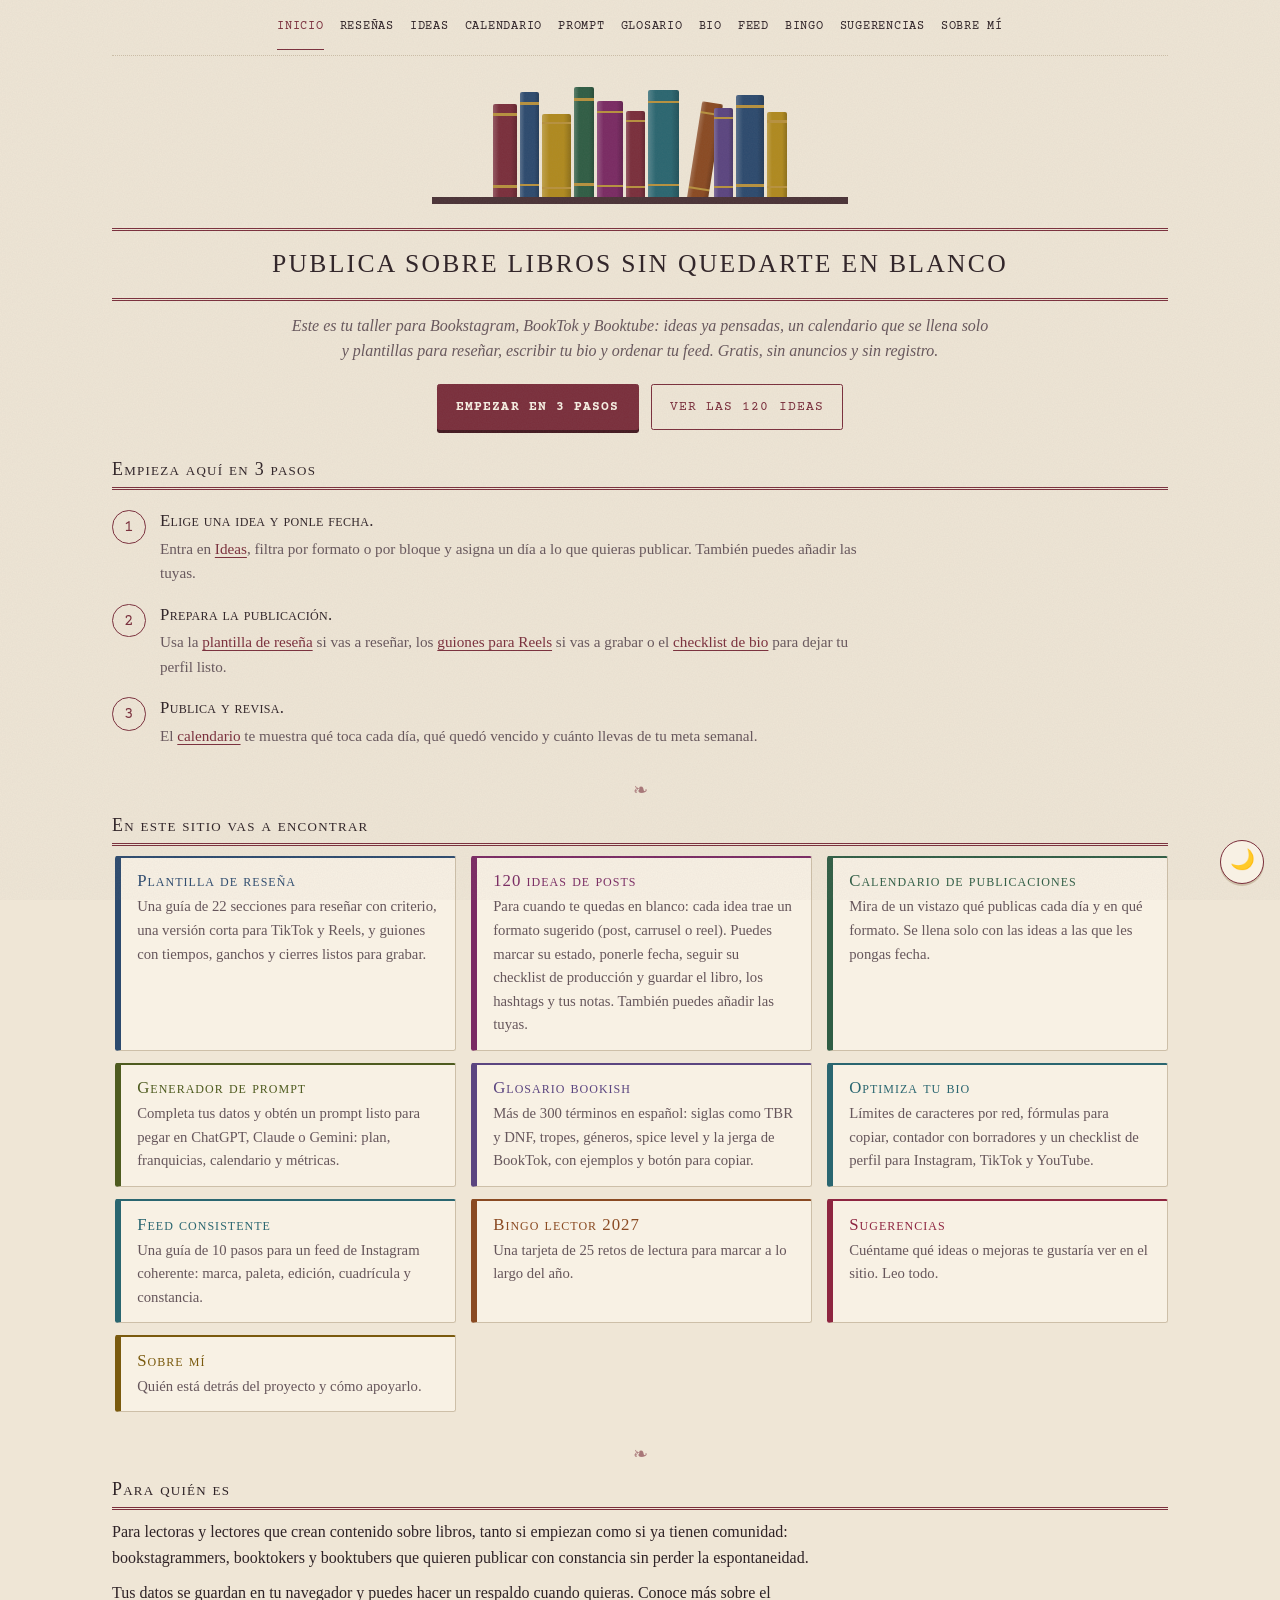
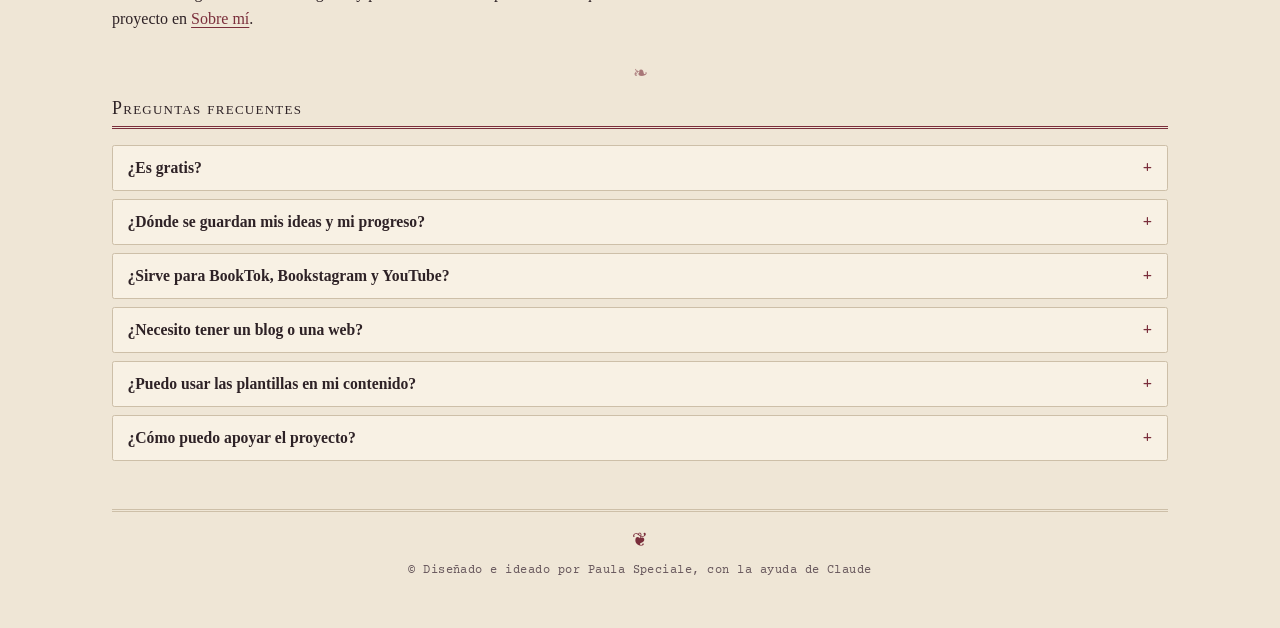
<file: index.html>
<!DOCTYPE html>
<html lang="es">
<head>
<meta charset="UTF-8">
<meta name="viewport" content="width=device-width, initial-scale=1, viewport-fit=cover">
<meta name="color-scheme" content="light dark">
<meta name="description" content="Ideas, calendario, plantillas, prompts y glosario para bookstagrammers y booktokers: publica sobre libros con constancia. Gratis, sin anuncios y sin registro.">
<meta name="theme-color" content="#efe6d6" media="(prefers-color-scheme: light)">
<meta name="theme-color" content="#211b24" media="(prefers-color-scheme: dark)">
<link rel="icon" href="data:image/svg+xml,%3Csvg xmlns='http://www.w3.org/2000/svg' viewBox='0 0 100 100'%3E%3Ctext y='.9em' font-size='90'%3E%F0%9F%93%9A%3C/text%3E%3C/svg%3E">
<title>Herramientas para Bookstagram y BookTok: ideas, calendario y plantillas</title>
<meta name="robots" content="index,follow,max-image-preview:large">
<link rel="canonical" href="https://TU-DOMINIO.com/">
<link rel="alternate" hreflang="es" href="https://TU-DOMINIO.com/">
<link rel="alternate" hreflang="x-default" href="https://TU-DOMINIO.com/">
<meta property="og:type" content="website">
<meta property="og:locale" content="es_ES">
<meta property="og:site_name" content="Contenido BookTok">
<meta property="og:title" content="Herramientas para Bookstagram y BookTok: ideas, calendario y plantillas">
<meta property="og:description" content="Ideas, calendario, plantillas, prompts y glosario para bookstagrammers y booktokers: publica sobre libros con constancia. Gratis, sin anuncios y sin registro.">
<meta property="og:url" content="https://TU-DOMINIO.com/">
<meta name="twitter:card" content="summary">
<meta name="twitter:title" content="Herramientas para Bookstagram y BookTok: ideas, calendario y plantillas">
<meta name="twitter:description" content="Ideas, calendario, plantillas, prompts y glosario para bookstagrammers y booktokers: publica sobre libros con constancia. Gratis, sin anuncios y sin registro.">
<link rel="preload" href="fonts/courier-prime-latin-400-normal.woff2" as="font" type="font/woff2" crossorigin>
<script type="application/ld+json">{"@context": "https://schema.org", "@graph": [{"@type": "WebSite", "url": "https://TU-DOMINIO.com/", "name": "Contenido BookTok", "inLanguage": "es", "publisher": {"@type": "Person", "name": "Paula Speciale", "url": "https://TU-DOMINIO.com/sobre-mi.html"}}, {"@type": "WebApplication", "name": "Contenido BookTok", "url": "https://TU-DOMINIO.com/", "applicationCategory": "LifestyleApplication", "operatingSystem": "Web", "inLanguage": "es", "description": "Ideas, calendario, plantillas, prompts y glosario para bookstagrammers y booktokers: publica sobre libros con constancia. Gratis, sin anuncios y sin registro.", "offers": {"@type": "Offer", "price": "0", "priceCurrency": "USD"}, "author": {"@type": "Person", "name": "Paula Speciale", "url": "https://TU-DOMINIO.com/sobre-mi.html"}}, {"@type": "FAQPage", "mainEntity": [{"@type": "Question", "name": "¿Es gratis?", "acceptedAnswer": {"@type": "Answer", "text": "Sí. No hay anuncios, suscripciones ni registro. Puedes usar todas las herramientas sin crear una cuenta."}}, {"@type": "Question", "name": "¿Dónde se guardan mis ideas y mi progreso?", "acceptedAnswer": {"@type": "Answer", "text": "En tu navegador. Si la sincronización está disponible, también se copian a tu espacio privado para que las veas en otros dispositivos. Desde Ideas puedes descargar un respaldo en JSON."}}, {"@type": "Question", "name": "¿Sirve para BookTok, Bookstagram y YouTube?", "acceptedAnswer": {"@type": "Answer", "text": "Sí. Las ideas incluyen formato (post, carrusel o reel), la plantilla de reseña trae una versión corta para Reels y TikTok, y la guía de bio cubre Instagram, TikTok y YouTube."}}, {"@type": "Question", "name": "¿Necesito tener un blog o una web?", "acceptedAnswer": {"@type": "Answer", "text": "No. Las herramientas están pensadas para publicar en redes; también puedes usar las plantillas si tienes blog, podcast o canal de YouTube."}}, {"@type": "Question", "name": "¿Puedo usar las plantillas en mi contenido?", "acceptedAnswer": {"@type": "Answer", "text": "Sí. Adáptalas a tu voz y a tu cuenta. No hace falta atribución."}}, {"@type": "Question", "name": "¿Cómo puedo apoyar el proyecto?", "acceptedAnswer": {"@type": "Answer", "text": "La forma más útil es suscribirte al canal de YouTube. Si quieres, también puedes invitarme un café en Cafecito."}}]}]}</script>
<link rel="stylesheet" href="css/base.css">
<link rel="stylesheet" href="css/paginas/portada.css">
<script src="js/nucleo/theme.js"></script>
</head>
<body class="pagina-app">
<a class="saltar" href="#contenido">Saltar al contenido</a>
<nav class="menu" aria-label="Principal">
<a href="index.html" aria-current="page">Inicio</a>
<a href="resena.html">Reseñas</a>
<a href="ideas.html">Ideas</a>
<a href="calendario.html">Calendario</a>
<a href="generadorprompt.html">Prompt</a>
<a href="glosario.html">Glosario</a>
<a href="bio.html">Bio</a>
<a href="consistencia.html">Feed</a>
<a href="bingo.html">Bingo</a>
<a href="sugerencias.html">Sugerencias</a>
<a href="sobre-mi.html">Sobre mí</a>
</nav>
<header class="encabezado">
<div class="lomos" aria-hidden="true"><span></span><span></span><span></span><span></span><span></span><span></span><span></span><span></span><span></span><span></span><span></span></div>
<h1>Publica sobre libros sin quedarte en blanco</h1>
<p class="intro">Este es tu taller para Bookstagram, BookTok y Booktube: ideas ya pensadas, un calendario que se llena solo y plantillas para reseñar, escribir tu bio y ordenar tu feed. Gratis, sin anuncios y sin registro.</p>
<p class="cta-fila"><a class="cta cta-principal" href="#empieza">Empezar en 3 pasos</a><a class="cta" href="ideas.html">Ver las 120 ideas</a></p>
</header>
<main id="contenido" tabindex="-1">
<section class="bloque" id="empieza">
<h2>Empieza aquí en 3 pasos</h2>
<ol class="pasos">
<li><strong>Elige una idea y ponle fecha.</strong><p>Entra en <a href="ideas.html">Ideas</a>, filtra por formato o por bloque y asigna un día a lo que quieras publicar. También puedes añadir las tuyas.</p></li>
<li><strong>Prepara la publicación.</strong><p>Usa la <a href="resena.html">plantilla de reseña</a> si vas a reseñar, los <a href="resena.html">guiones para Reels</a> si vas a grabar o el <a href="bio.html">checklist de bio</a> para dejar tu perfil listo.</p></li>
<li><strong>Publica y revisa.</strong><p>El <a href="calendario.html">calendario</a> te muestra qué toca cada día, qué quedó vencido y cuánto llevas de tu meta semanal.</p></li>
</ol>
</section>
<section class="bloque">
<h2>En este sitio vas a encontrar</h2>
<ul class="tarjetas">
<li class="t-resenia"><a href="resena.html"><strong>Plantilla de reseña</strong><span>Una guía de 22 secciones para reseñar con criterio, una versión corta para TikTok y Reels, y guiones con tiempos, ganchos y cierres listos para grabar.</span></a></li>
<li class="t-ideas"><a href="ideas.html"><strong>120 ideas de posts</strong><span>Para cuando te quedas en blanco: cada idea trae un formato sugerido (post, carrusel o reel). Puedes marcar su estado, ponerle fecha, seguir su checklist de producción y guardar el libro, los hashtags y tus notas. También puedes añadir las tuyas.</span></a></li>
<li class="t-calendario"><a href="calendario.html"><strong>Calendario de publicaciones</strong><span>Mira de un vistazo qué publicas cada día y en qué formato. Se llena solo con las ideas a las que les pongas fecha.</span></a></li>
<li class="t-prompt"><a href="generadorprompt.html"><strong>Generador de prompt</strong><span>Completa tus datos y obtén un prompt listo para pegar en ChatGPT, Claude o Gemini: plan, franquicias, calendario y métricas.</span></a></li>
<li class="t-glosario"><a href="glosario.html"><strong>Glosario bookish</strong><span>Más de 300 términos en español: siglas como TBR y DNF, tropes, géneros, spice level y la jerga de BookTok, con ejemplos y botón para copiar.</span></a></li>
<li class="t-bio"><a href="bio.html"><strong>Optimiza tu bio</strong><span>Límites de caracteres por red, fórmulas para copiar, contador con borradores y un checklist de perfil para Instagram, TikTok y YouTube.</span></a></li>
<li class="t-feed"><a href="consistencia.html"><strong>Feed consistente</strong><span>Una guía de 10 pasos para un feed de Instagram coherente: marca, paleta, edición, cuadrícula y constancia.</span></a></li>
<li class="t-bingo"><a href="bingo.html"><strong>Bingo lector 2027</strong><span>Una tarjeta de 25 retos de lectura para marcar a lo largo del año.</span></a></li>
<li class="t-sugerencias"><a href="sugerencias.html"><strong>Sugerencias</strong><span>Cuéntame qué ideas o mejoras te gustaría ver en el sitio. Leo todo.</span></a></li>
<li class="t-sobre-mi"><a href="sobre-mi.html"><strong>Sobre mí</strong><span>Quién está detrás del proyecto y cómo apoyarlo.</span></a></li>
</ul>
</section>
<section class="bloque">
<h2>Para quién es</h2>
<p>Para lectoras y lectores que crean contenido sobre libros, tanto si empiezan como si ya tienen comunidad: bookstagrammers, booktokers y booktubers que quieren publicar con constancia sin perder la espontaneidad.</p>
<p>Tus datos se guardan en tu navegador y puedes hacer un respaldo cuando quieras. Conoce más sobre el proyecto en <a href="sobre-mi.html">Sobre mí</a>.</p>
</section>
<section class="bloque" id="faq">
<h2>Preguntas frecuentes</h2>
<div class="faq">
<details>
<summary>¿Es gratis?</summary>
<p>Sí. No hay anuncios ni suscripciones, y no hace falta crear una cuenta para usar las herramientas.</p>
</details>
<details>
<summary>¿Dónde se guardan mis ideas y mi progreso?</summary>
<p>En tu navegador. Si la sincronización está disponible, también se copian a tu espacio privado para que las veas en otros dispositivos. Desde <a href="ideas.html">Ideas</a> puedes descargar un respaldo en JSON cuando quieras.</p>
</details>
<details>
<summary>¿Sirve para BookTok, Bookstagram y YouTube?</summary>
<p>Sí. Las ideas incluyen formato (post, carrusel o reel), la plantilla de reseña trae una versión corta para Reels y TikTok, y la guía de bio cubre Instagram, TikTok y YouTube.</p>
</details>
<details>
<summary>¿Necesito tener un blog o una web?</summary>
<p>No. Las herramientas están pensadas para publicar en redes; también puedes usar las plantillas si tienes blog, podcast o canal de YouTube.</p>
</details>
<details>
<summary>¿Puedo usar las plantillas en mi contenido?</summary>
<p>Sí. Adáptalas a tu voz y a tu cuenta. No hace falta atribución.</p>
</details>
<details>
<summary>¿Cómo puedo apoyar el proyecto?</summary>
<p>La forma más útil es suscribirte a mi canal de <a href="https://www.youtube.com/@leerparasentir?sub_confirmation=1" rel="noopener" target="_blank">YouTube</a>. Si quieres, también puedes <a href="https://cafecito.app/paulaspeciale" rel="noopener" target="_blank">invitarme un café</a>.</p>
</details>
</div>
</section>
</main>
<footer>
  <p>&copy; Diseñado e ideado por Paula Speciale, con la ayuda de Claude</p>
</footer>
</body>
</html>
</file>
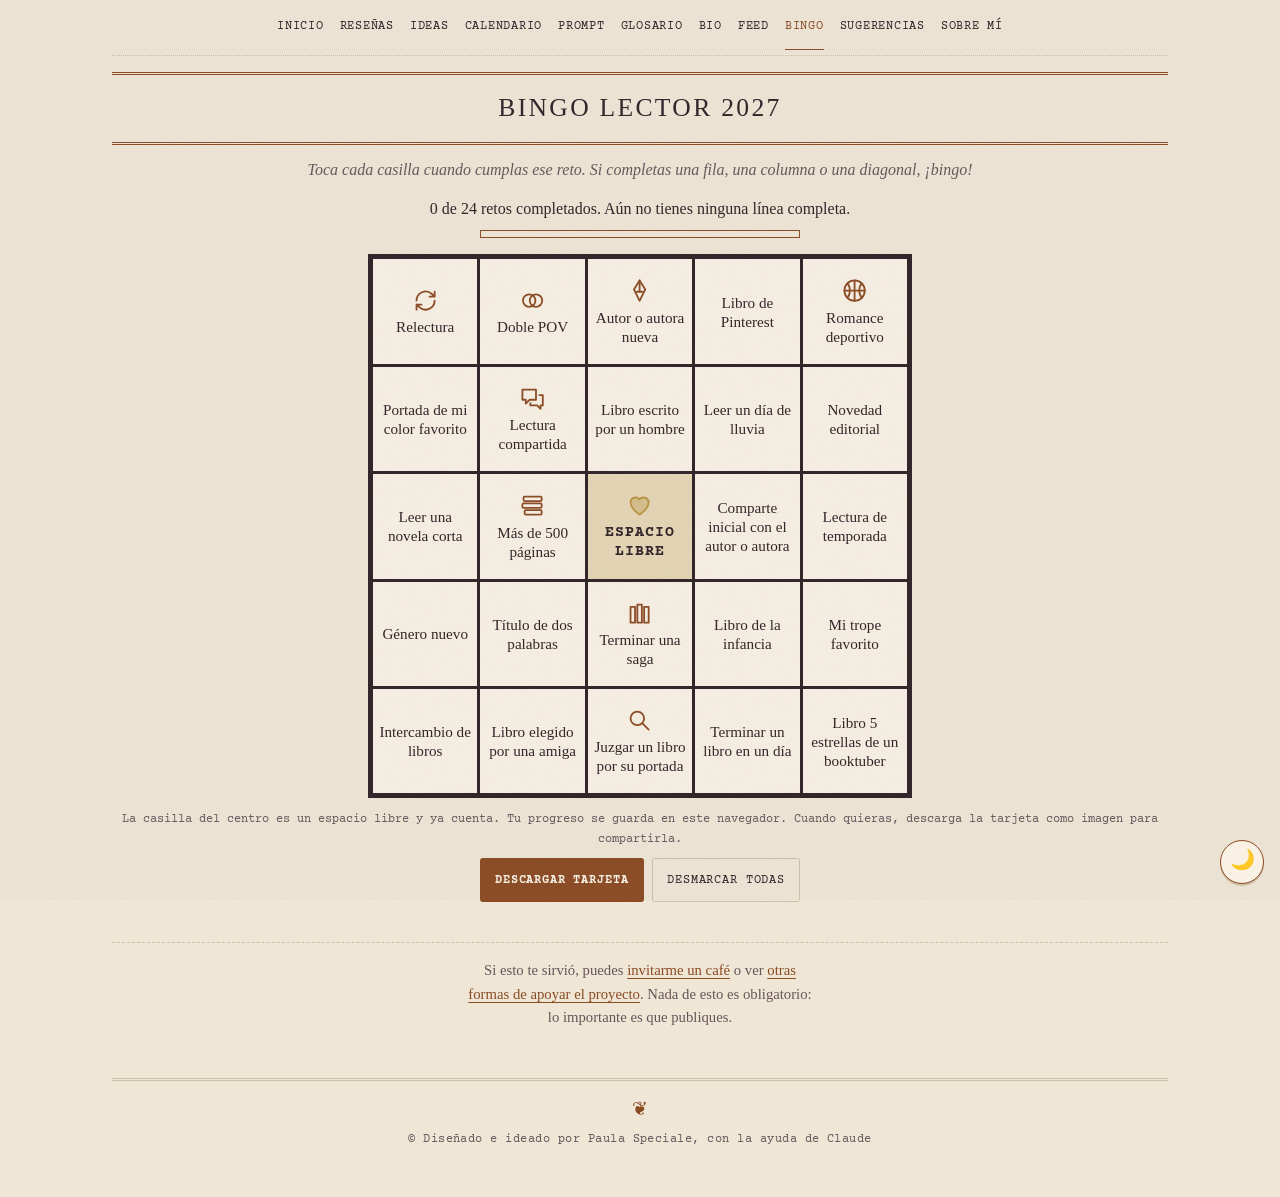
<file: bingo.html>
<!DOCTYPE html>
<html lang="es">
<head>
<meta charset="UTF-8">
<meta name="viewport" content="width=device-width, initial-scale=1, viewport-fit=cover">
<meta name="color-scheme" content="light dark">
<meta name="description" content="Bingo lector 2027: una tarjeta de 25 retos de lectura para marcar durante el año. Descárgala gratis, sin registro, y comparte tu progreso.">
<meta name="theme-color" content="#efe6d6" media="(prefers-color-scheme: light)">
<meta name="theme-color" content="#211b24" media="(prefers-color-scheme: dark)">
<link rel="icon" href="data:image/svg+xml,%3Csvg xmlns='http://www.w3.org/2000/svg' viewBox='0 0 100 100'%3E%3Ctext y='.9em' font-size='90'%3E%F0%9F%93%9A%3C/text%3E%3C/svg%3E">
<title>Bingo lector 2027: tarjeta de retos de lectura para marcar</title>
<meta name="robots" content="index,follow,max-image-preview:large">
<link rel="canonical" href="https://TU-DOMINIO.com/bingo.html">
<link rel="alternate" hreflang="es" href="https://TU-DOMINIO.com/bingo.html">
<link rel="alternate" hreflang="x-default" href="https://TU-DOMINIO.com/bingo.html">
<meta property="og:type" content="website">
<meta property="og:locale" content="es_ES">
<meta property="og:site_name" content="Contenido BookTok">
<meta property="og:title" content="Bingo lector 2027: tarjeta de retos de lectura para marcar">
<meta property="og:description" content="Bingo lector 2027: una tarjeta de 25 retos de lectura para marcar durante el año. Descárgala gratis, sin registro, y comparte tu progreso.">
<meta property="og:url" content="https://TU-DOMINIO.com/bingo.html">
<meta name="twitter:card" content="summary">
<meta name="twitter:title" content="Bingo lector 2027: tarjeta de retos de lectura para marcar">
<meta name="twitter:description" content="Bingo lector 2027: una tarjeta de 25 retos de lectura para marcar durante el año. Descárgala gratis, sin registro, y comparte tu progreso.">
<link rel="preload" href="fonts/courier-prime-latin-400-normal.woff2" as="font" type="font/woff2" crossorigin>
<script type="application/ld+json">{"@context": "https://schema.org", "@graph": [{"@type": "WebPage", "url": "https://TU-DOMINIO.com/bingo.html", "name": "Bingo lector 2027: tarjeta de retos de lectura para marcar", "description": "Bingo lector 2027: una tarjeta de 25 retos de lectura para marcar durante el año. Descárgala gratis, sin registro, y comparte tu progreso.", "inLanguage": "es"}, {"@type": "BreadcrumbList", "itemListElement": [{"@type": "ListItem", "position": 1, "name": "Inicio", "item": "https://TU-DOMINIO.com/"}, {"@type": "ListItem", "position": 2, "name": "Bingo", "item": "https://TU-DOMINIO.com/bingo.html"}]}]}</script>
<link rel="stylesheet" href="css/base.css">
<link rel="stylesheet" href="css/paginas/bingo.css">
<script src="js/nucleo/theme.js"></script>
</head>
<body class="pagina-app">
<a class="saltar" href="#contenido">Saltar al contenido</a>
<nav class="menu" aria-label="Principal">
<a href="index.html">Inicio</a>
<a href="resena.html">Reseñas</a>
<a href="ideas.html">Ideas</a>
<a href="calendario.html">Calendario</a>
<a href="generadorprompt.html">Prompt</a>
<a href="glosario.html">Glosario</a>
<a href="bio.html">Bio</a>
<a href="consistencia.html">Feed</a>
<a href="bingo.html" aria-current="page">Bingo</a>
<a href="sugerencias.html">Sugerencias</a>
<a href="sobre-mi.html">Sobre mí</a>
</nav>
<header class="encabezado">
<h1>Bingo lector 2027</h1>
<p class="intro">Toca cada casilla cuando cumplas ese reto. Si completas una fila, una columna o una diagonal, ¡bingo!</p>
</header>
<main id="contenido" tabindex="-1">
<section class="bingo-resumen" aria-label="Tu progreso">
<p id="bingo-estado" class="bingo-estado" role="status" aria-live="polite"></p>
<progress id="bingo-prog" max="24" value="0" aria-label="Retos completados"></progress>
</section>

<div id="bingo-grid" class="bingo-grid" role="group" aria-label="Tarjeta de bingo"></div>
<p class="ayuda">La casilla del centro es un espacio libre y ya cuenta. Tu progreso se guarda en este navegador. Cuando quieras, descarga la tarjeta como imagen para compartirla.</p>

<div class="botones centrado bingo-acciones">
<button type="button" id="bingo-descargar" class="primario">Descargar tarjeta</button>
<button type="button" id="bingo-compartir" hidden>Compartir progreso</button>
<button type="button" id="bingo-reiniciar">Desmarcar todas</button>
</div>
<p id="bingo-aviso" class="bingo-aviso" role="status" aria-live="polite"></p>
<noscript><p>Esta página necesita JavaScript para mostrar la tarjeta.</p></noscript>

<dialog id="dialogo" aria-labelledby="dialogo-texto">
<p id="dialogo-texto">¿Desmarcar todas las casillas de la tarjeta? Esto no se puede deshacer.</p>
<div class="botones">
<button type="button" id="dialogo-no">Cancelar</button>
<button type="button" id="dialogo-si" class="primario">Desmarcar</button>
</div>
</dialog>
<aside class="apoyo no-print">
<p>Si esto te sirvió, puedes <a href="https://cafecito.app/paulaspeciale" rel="noopener" target="_blank">invitarme un café</a> o ver <a href="sobre-mi.html#donaciones">otras formas de apoyar el proyecto</a>. Nada de esto es obligatorio: lo importante es que publiques.</p>
</aside>
</main>
<footer>
  <p>&copy; Diseñado e ideado por Paula Speciale, con la ayuda de Claude</p>
</footer>
<script src="js/nucleo/datos.js" data-usa="bingo"></script>
<script src="js/bingo/bingo.js"></script>
<script src="js/bingo/bingo-iconos.js"></script>
<script src="js/bingo/bingo-exportar.js"></script>
</body>
</html>
</file>
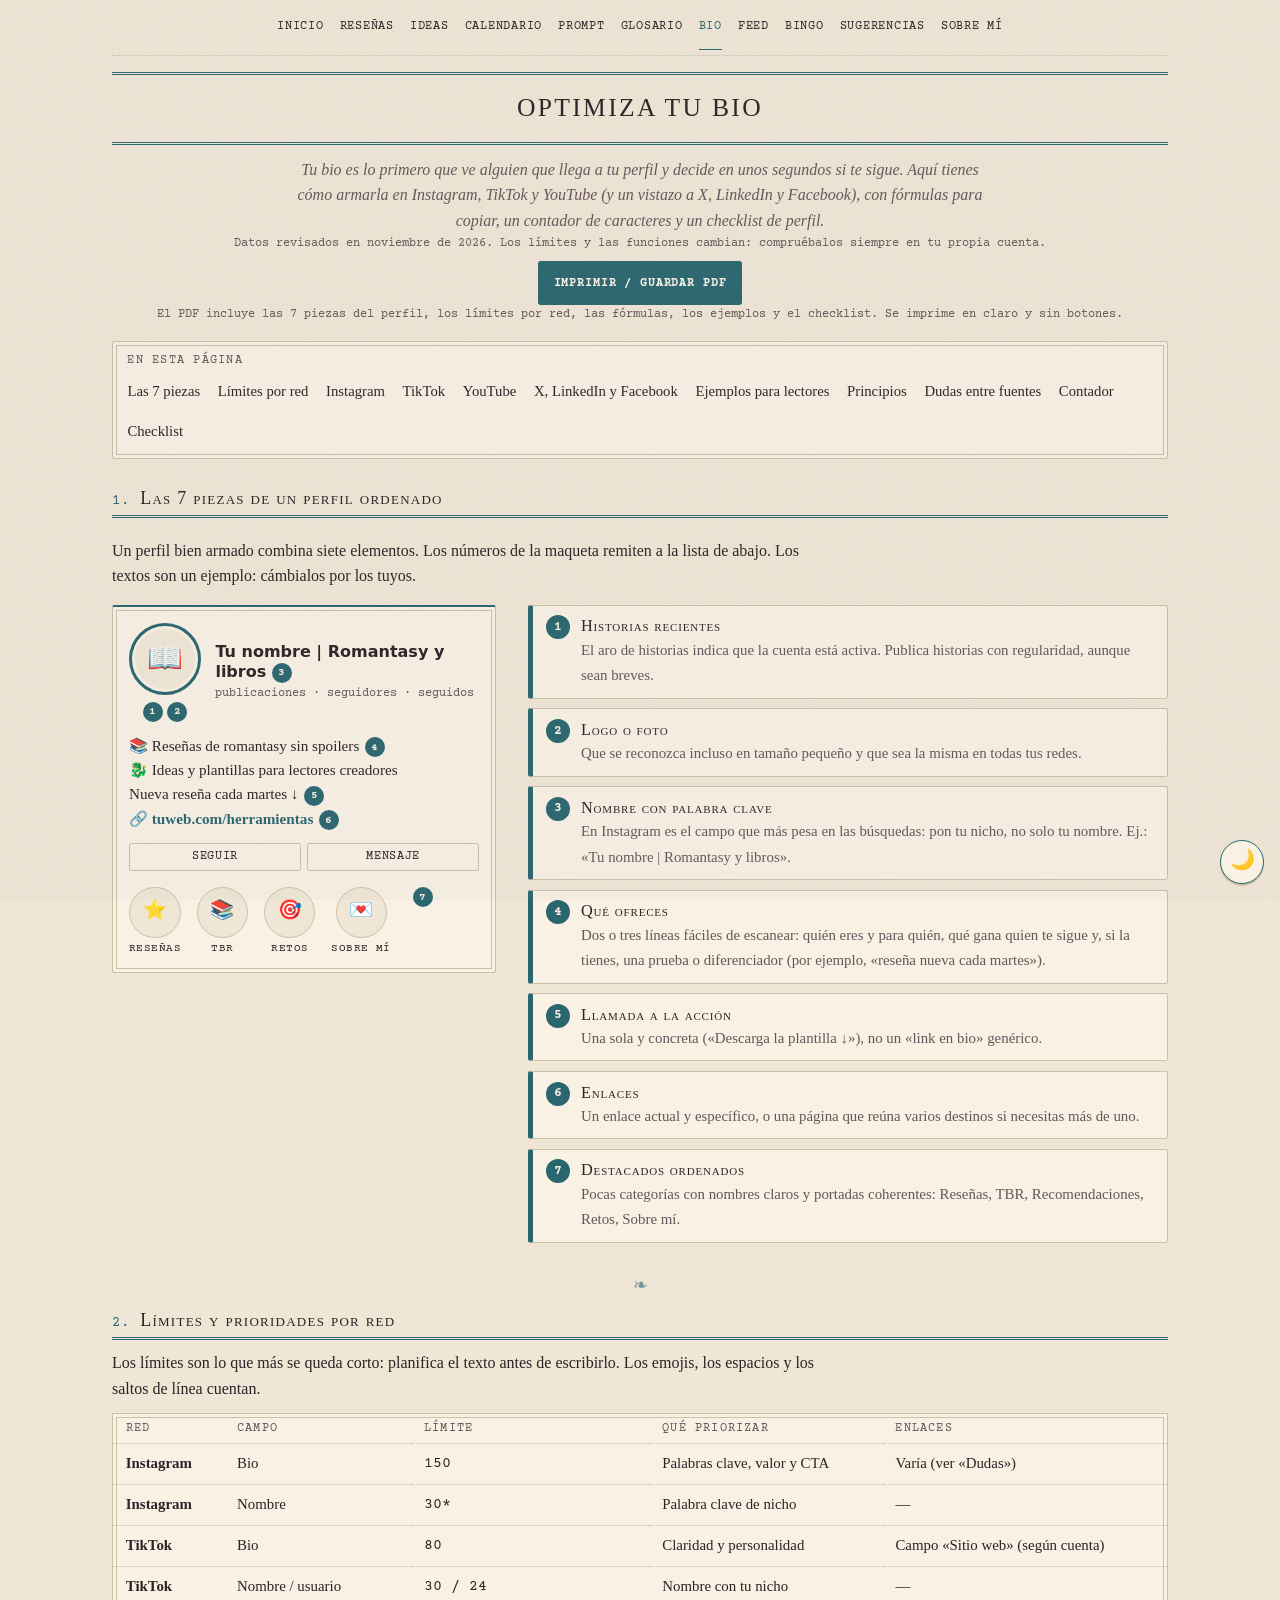
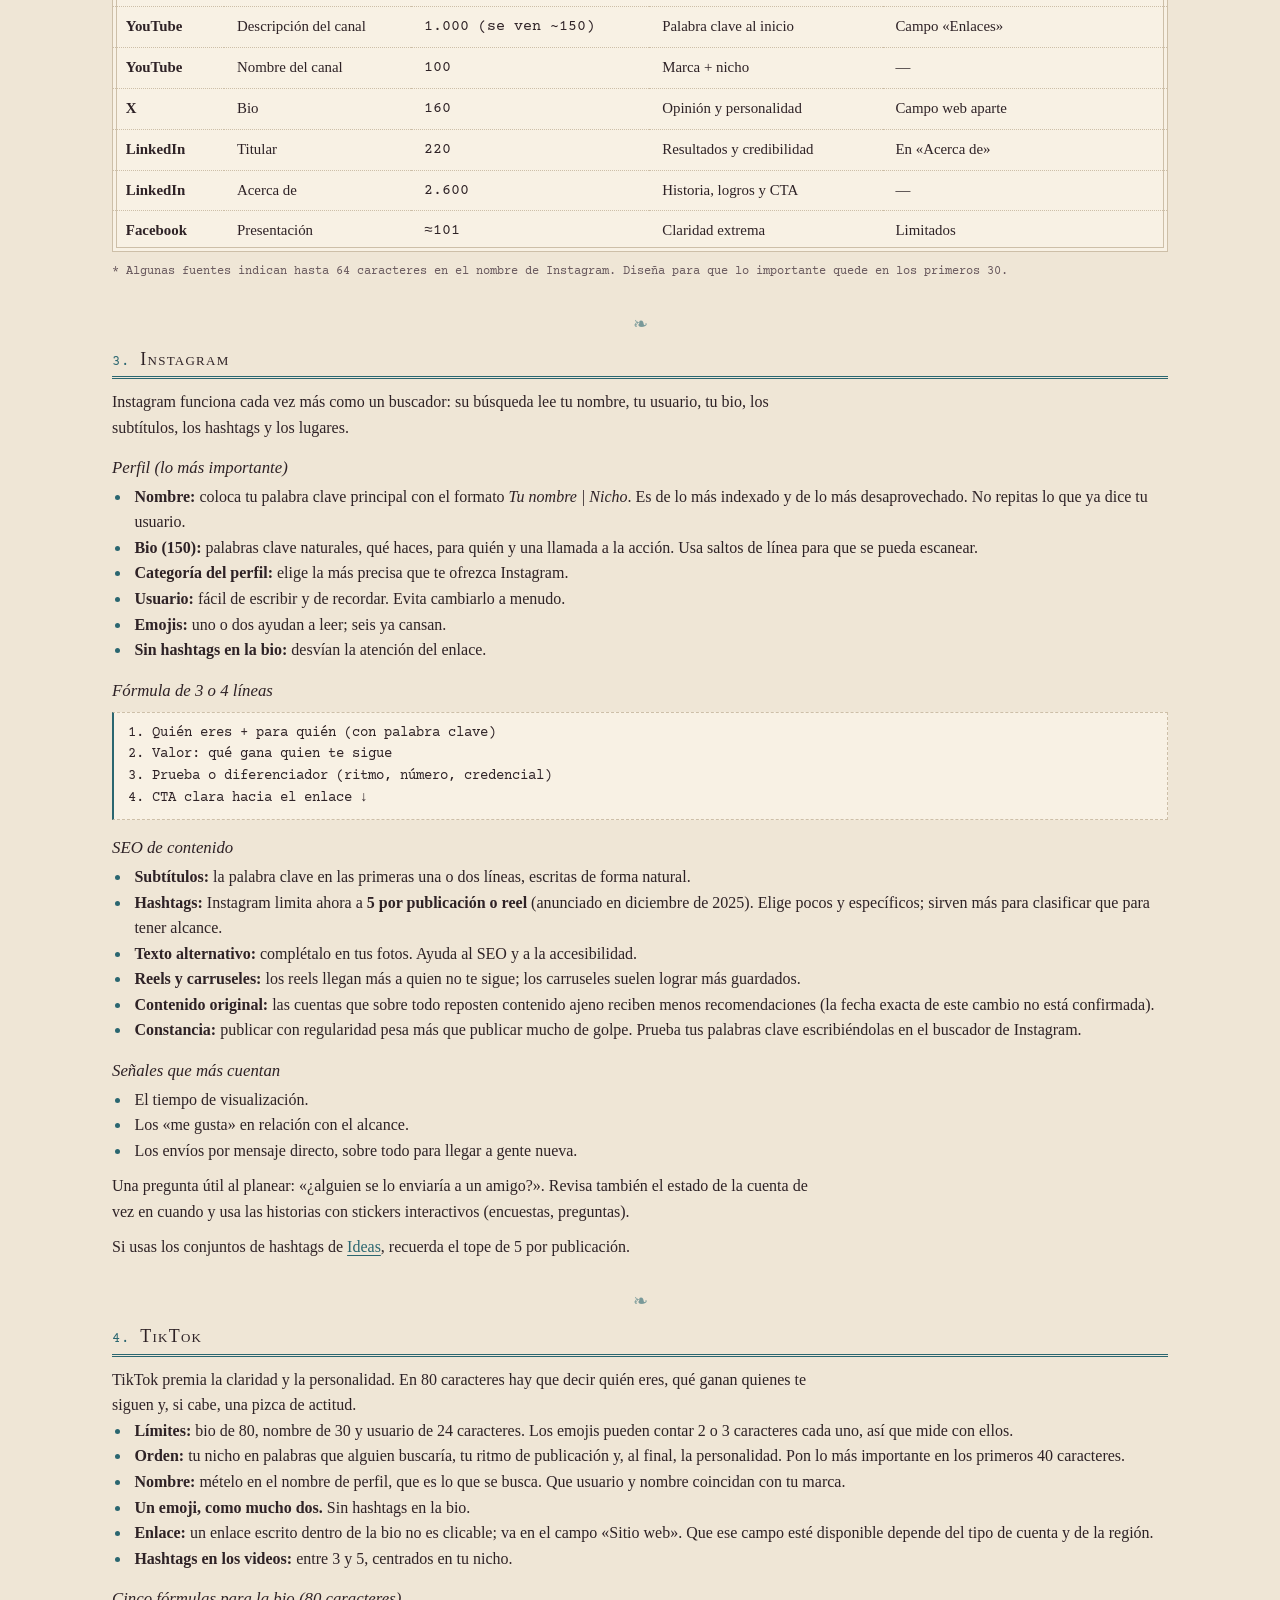
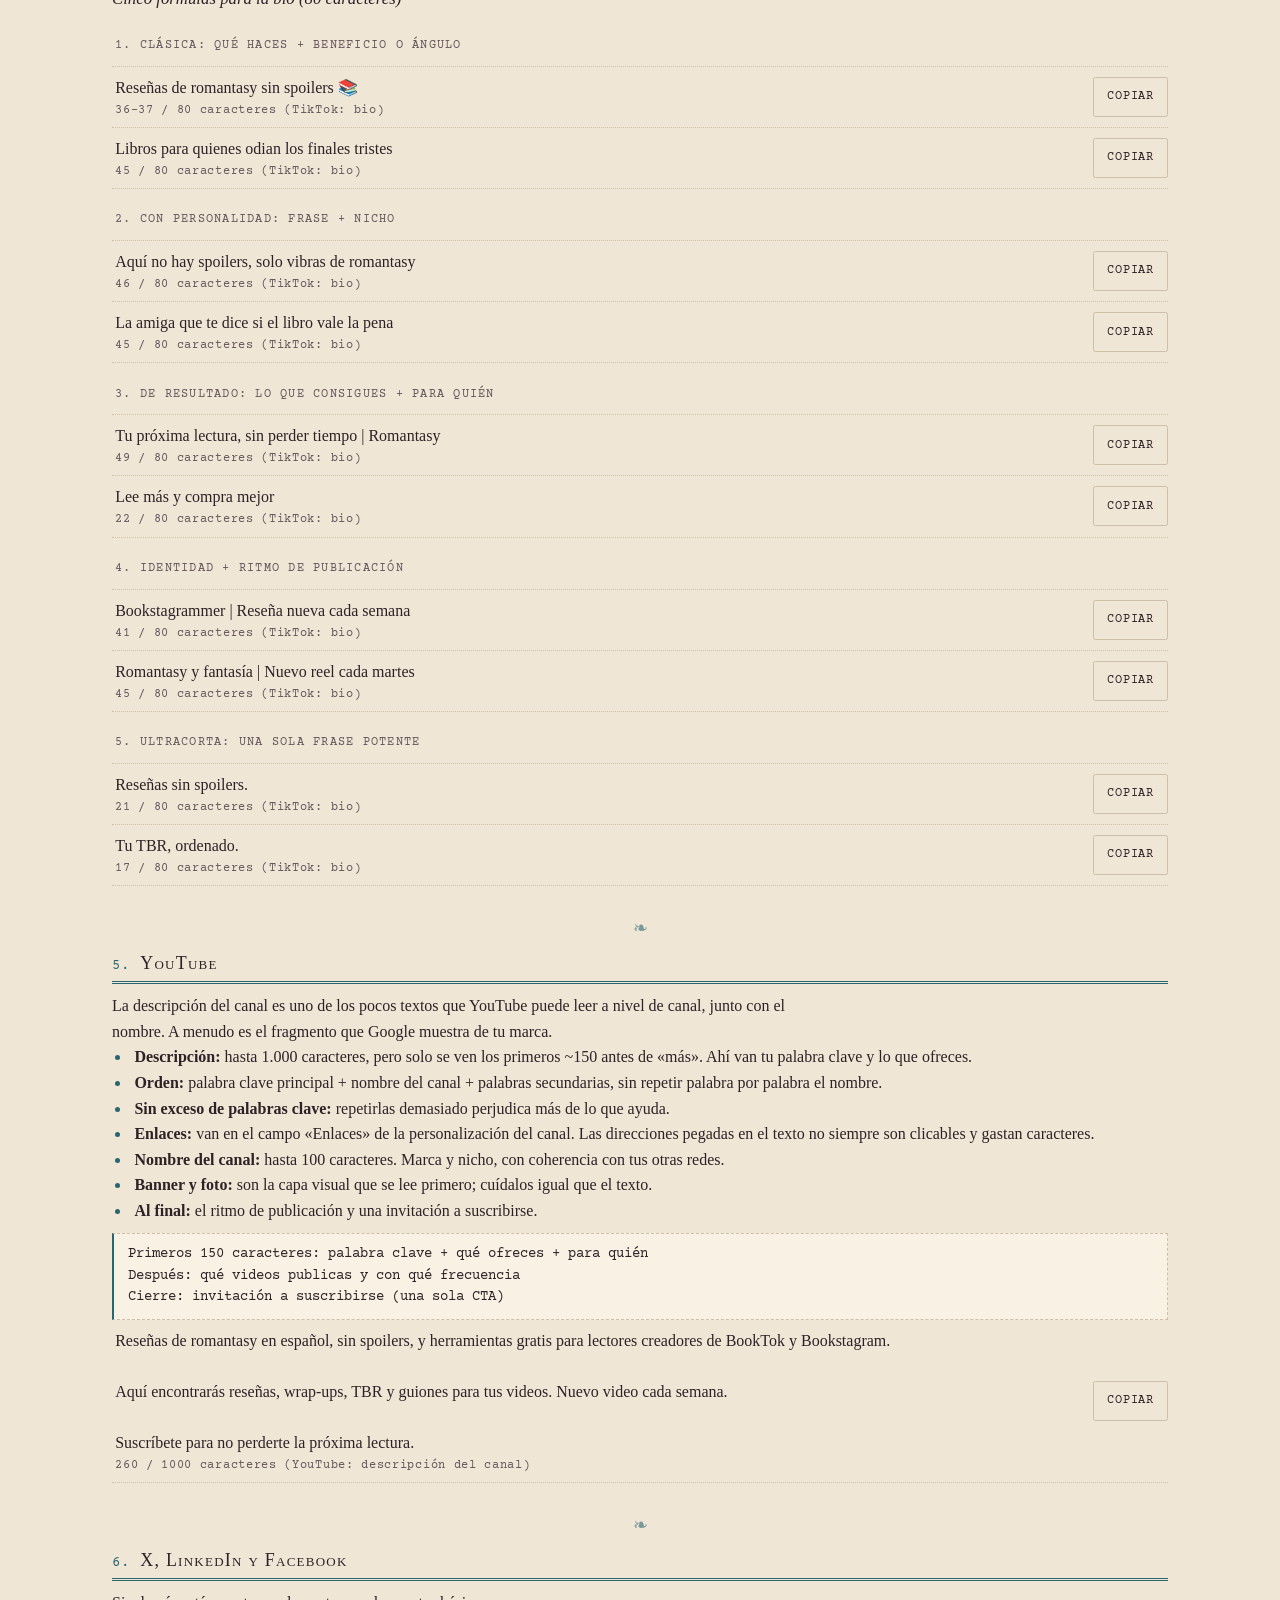
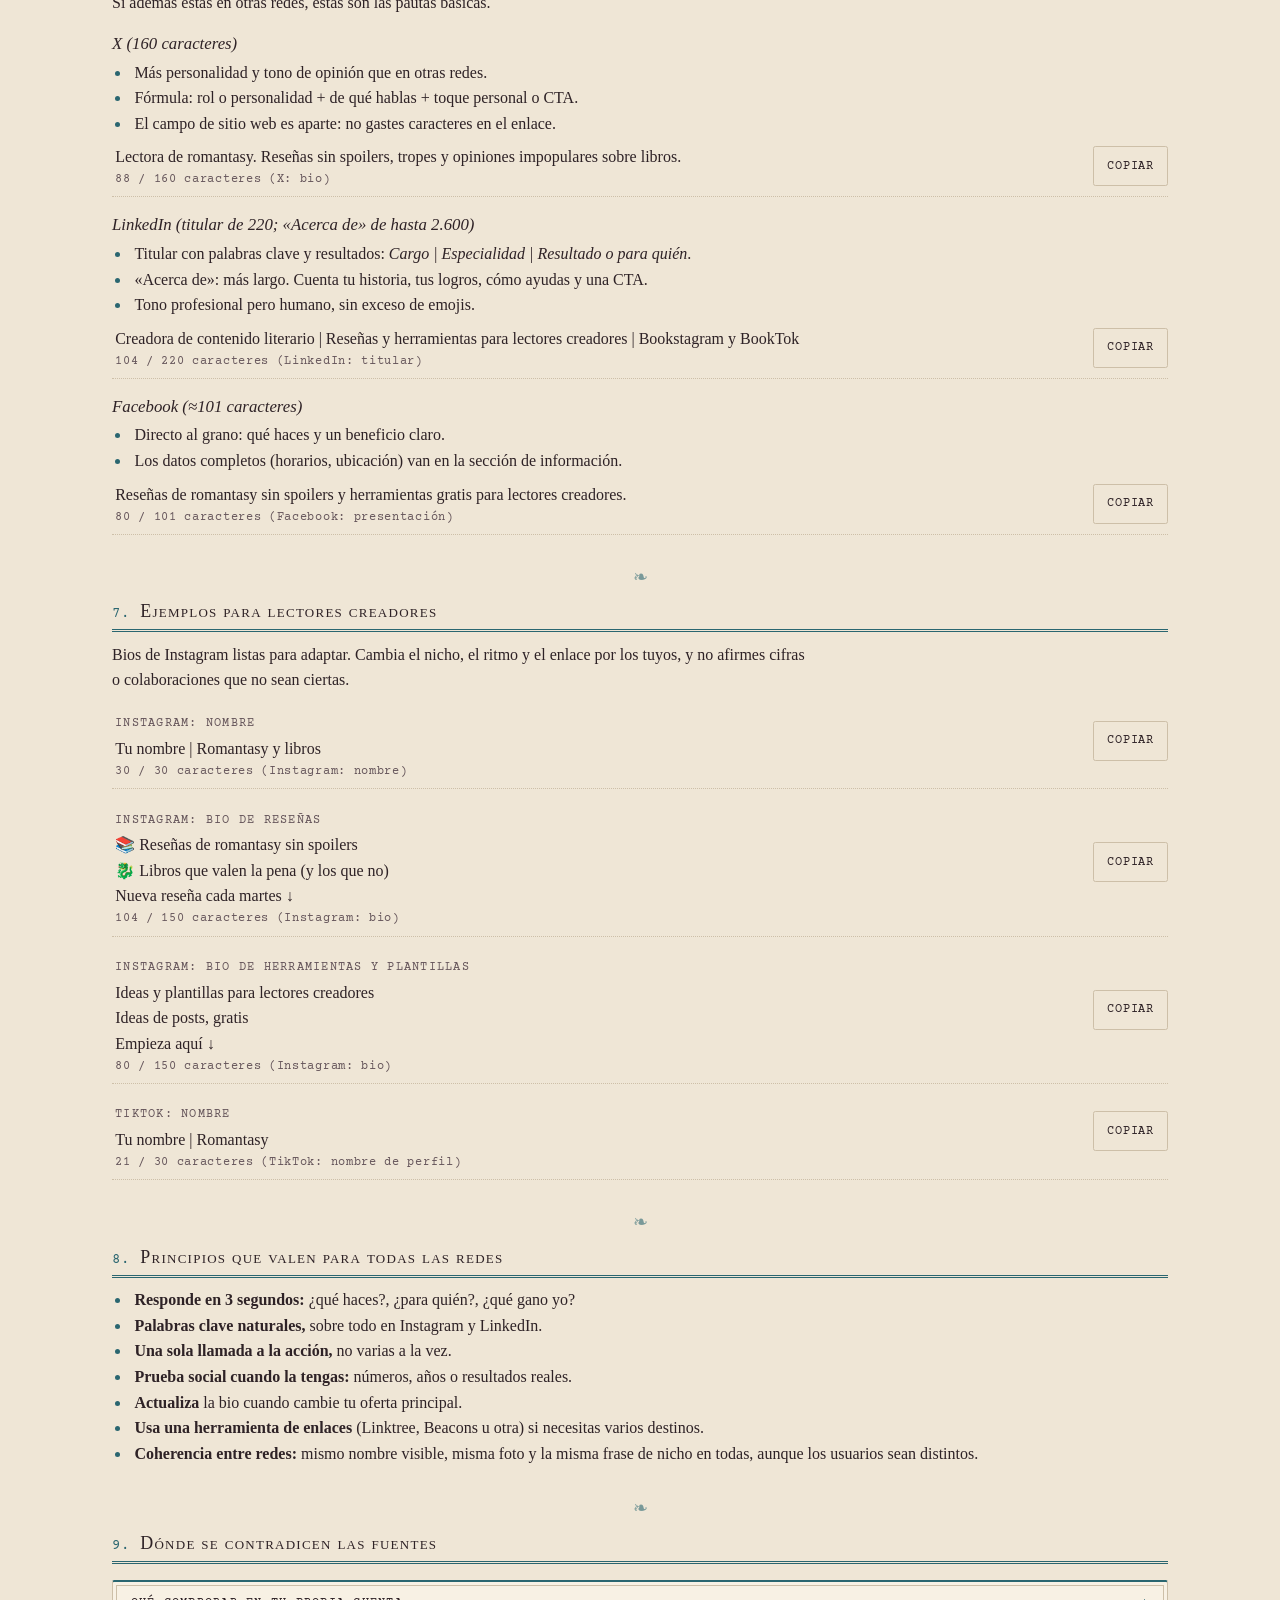
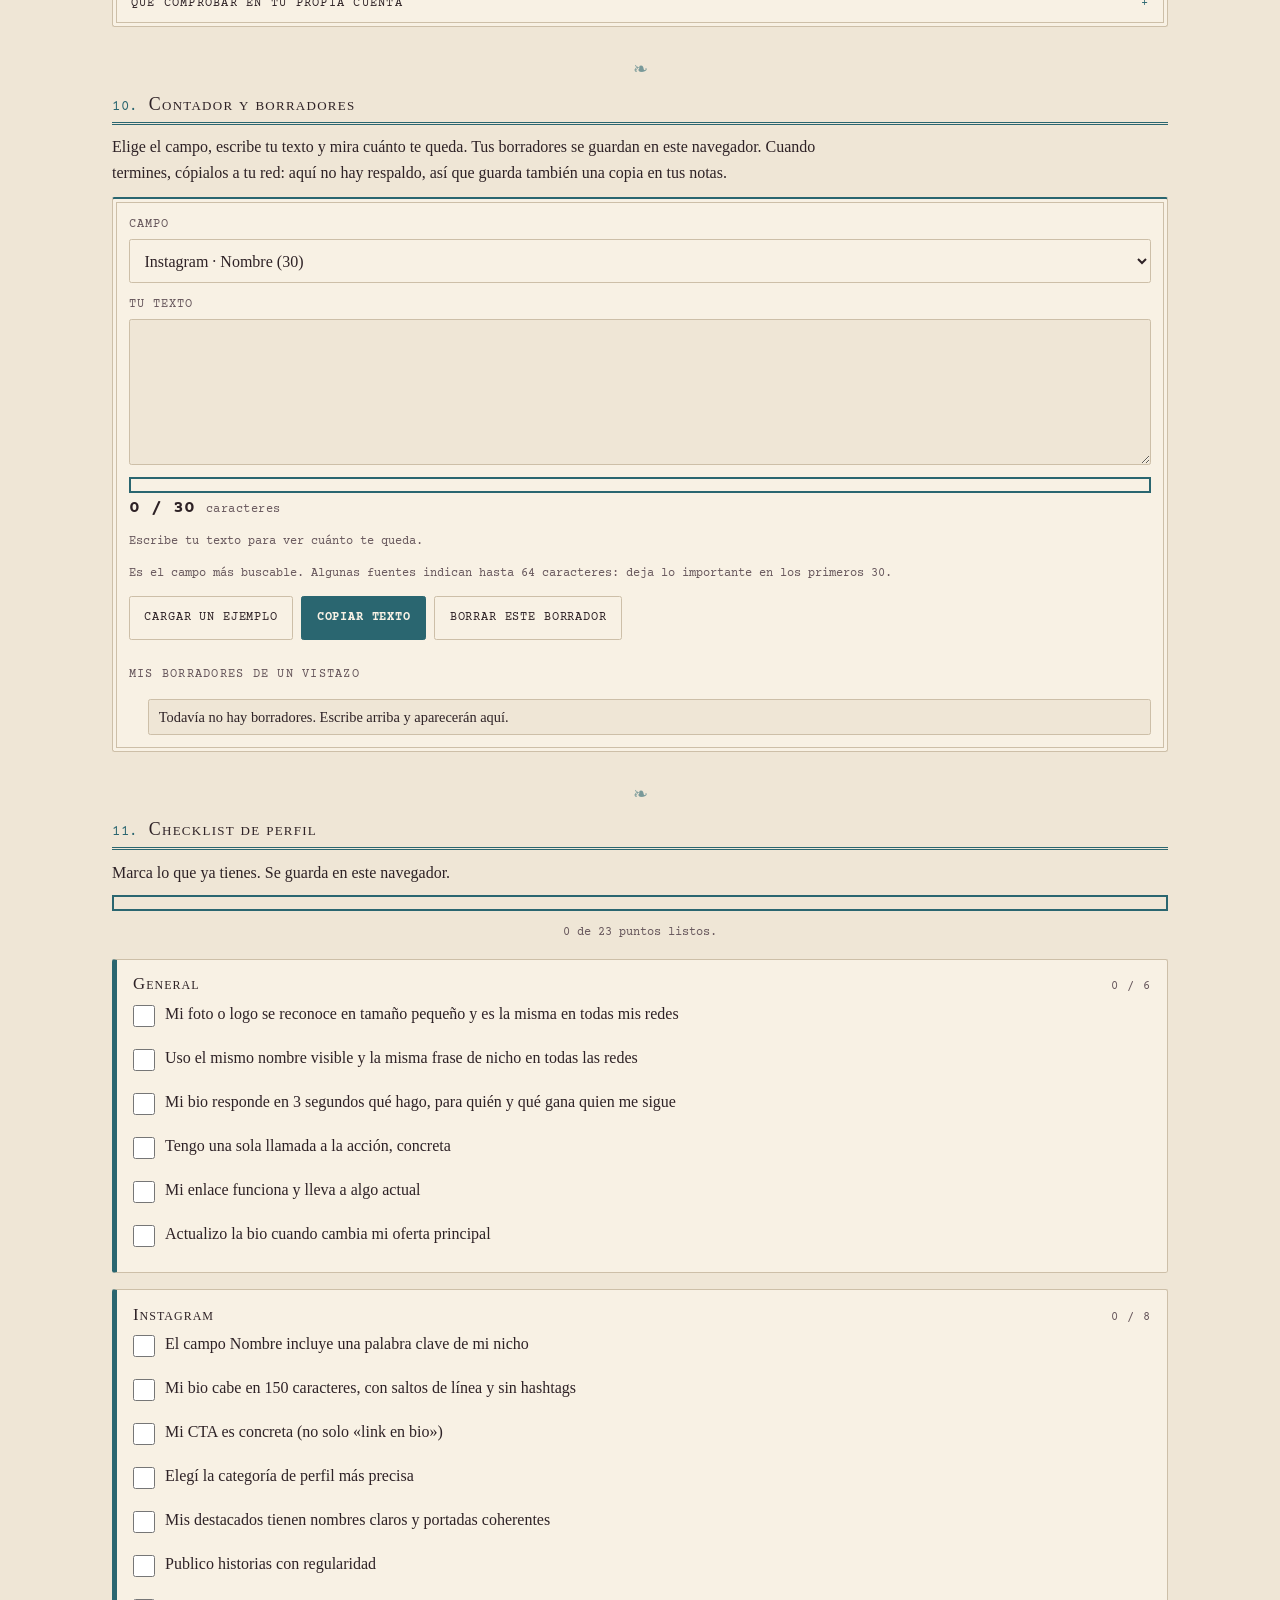
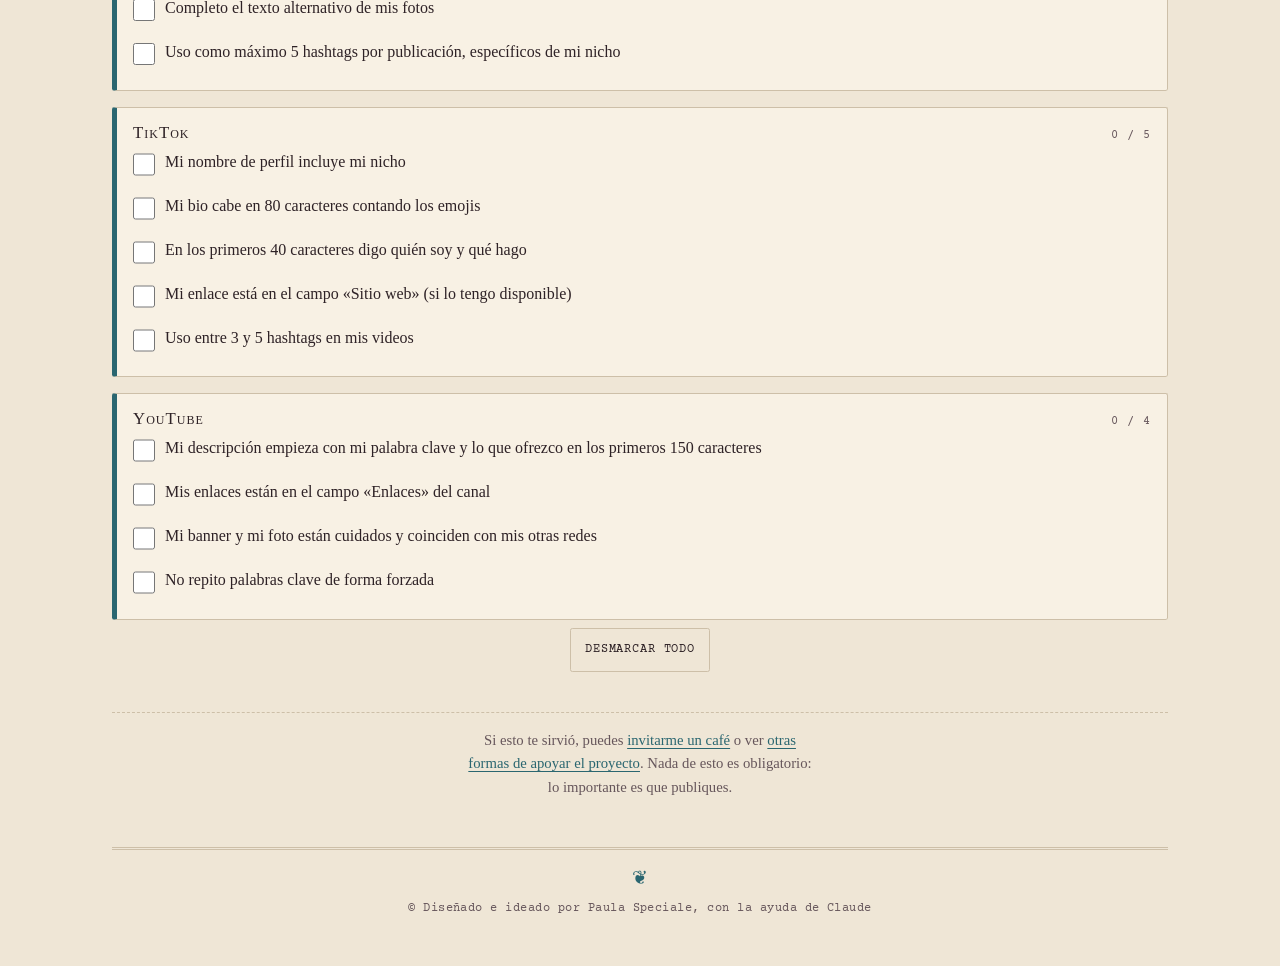
<file: bio.html>
<!DOCTYPE html>
<html lang="es">
<head>
<meta charset="UTF-8">
<meta name="viewport" content="width=device-width, initial-scale=1, viewport-fit=cover">
<meta name="color-scheme" content="light dark">
<meta name="description" content="Optimiza tu bio de Instagram, TikTok y YouTube: límites de caracteres, fórmulas, SEO, contador y checklist de perfil para lectores creadores. Gratis.">
<meta name="theme-color" content="#efe6d6" media="(prefers-color-scheme: light)">
<meta name="theme-color" content="#211b24" media="(prefers-color-scheme: dark)">
<link rel="icon" href="data:image/svg+xml,%3Csvg xmlns='http://www.w3.org/2000/svg' viewBox='0 0 100 100'%3E%3Ctext y='.9em' font-size='90'%3E%F0%9F%93%9A%3C/text%3E%3C/svg%3E">
<title>Cómo optimizar tu bio de Instagram, TikTok y YouTube</title>
<meta name="robots" content="index,follow,max-image-preview:large">
<link rel="canonical" href="https://TU-DOMINIO.com/bio.html">
<link rel="alternate" hreflang="es" href="https://TU-DOMINIO.com/bio.html">
<link rel="alternate" hreflang="x-default" href="https://TU-DOMINIO.com/bio.html">
<meta property="og:type" content="website">
<meta property="og:locale" content="es_ES">
<meta property="og:site_name" content="Contenido BookTok">
<meta property="og:title" content="Cómo optimizar tu bio de Instagram, TikTok y YouTube">
<meta property="og:description" content="Optimiza tu bio de Instagram, TikTok y YouTube: límites de caracteres, fórmulas, SEO, contador y checklist de perfil para lectores creadores. Gratis.">
<meta property="og:url" content="https://TU-DOMINIO.com/bio.html">
<meta name="twitter:card" content="summary">
<meta name="twitter:title" content="Cómo optimizar tu bio de Instagram, TikTok y YouTube">
<meta name="twitter:description" content="Optimiza tu bio de Instagram, TikTok y YouTube: límites de caracteres, fórmulas, SEO, contador y checklist de perfil para lectores creadores. Gratis.">
<link rel="preload" href="fonts/courier-prime-latin-400-normal.woff2" as="font" type="font/woff2" crossorigin>
<script type="application/ld+json">{"@context": "https://schema.org", "@graph": [{"@type": "WebPage", "url": "https://TU-DOMINIO.com/bio.html", "name": "Cómo optimizar tu bio de Instagram, TikTok y YouTube", "description": "Optimiza tu bio de Instagram, TikTok y YouTube: límites de caracteres, fórmulas, SEO, contador y checklist de perfil para lectores creadores. Gratis.", "inLanguage": "es"}, {"@type": "BreadcrumbList", "itemListElement": [{"@type": "ListItem", "position": 1, "name": "Inicio", "item": "https://TU-DOMINIO.com/"}, {"@type": "ListItem", "position": 2, "name": "Bio", "item": "https://TU-DOMINIO.com/bio.html"}]}]}</script>
<link rel="stylesheet" href="css/base.css">
<link rel="stylesheet" href="css/paginas/bio.css">
<link rel="stylesheet" href="css/toc.css">
<script src="js/nucleo/theme.js"></script>
</head>
<body class="pagina-app">
<a class="saltar" href="#contenido">Saltar al contenido</a>
<nav class="menu" aria-label="Principal">
<a href="index.html">Inicio</a>
<a href="resena.html">Reseñas</a>
<a href="ideas.html">Ideas</a>
<a href="calendario.html">Calendario</a>
<a href="generadorprompt.html">Prompt</a>
<a href="glosario.html">Glosario</a>
<a href="bio.html" aria-current="page">Bio</a>
<a href="consistencia.html">Feed</a>
<a href="bingo.html">Bingo</a>
<a href="sugerencias.html">Sugerencias</a>
<a href="sobre-mi.html">Sobre mí</a>
</nav>
<header class="encabezado" id="inicio">
<h1>Optimiza tu bio</h1>
<p class="intro">Tu bio es lo primero que ve alguien que llega a tu perfil y decide en unos segundos si te sigue. Aquí tienes cómo armarla en Instagram, TikTok y YouTube (y un vistazo a X, LinkedIn y Facebook), con fórmulas para copiar, un contador de caracteres y un checklist de perfil.</p>
<p class="ayuda">Datos revisados en noviembre de 2026. Los límites y las funciones cambian: compruébalos siempre en tu propia cuenta.</p>
<div class="botones centrado no-print">
<button type="button" id="imprimir-bio" class="primario">Imprimir / guardar PDF</button>
</div>
<p class="ayuda no-print">El PDF incluye las 7 piezas del perfil, los límites por red, las fórmulas, los ejemplos y el checklist. Se imprime en claro y sin botones.</p>
</header>
<nav class="toc" id="toc" aria-label="En esta página">
<p class="toc-titulo">En esta página</p>
<ol>
<li><a href="#piezas">Las 7 piezas</a></li>
<li><a href="#limites">Límites por red</a></li>
<li><a href="#instagram">Instagram</a></li>
<li><a href="#tiktok">TikTok</a></li>
<li><a href="#youtube">YouTube</a></li>
<li><a href="#otras">X, LinkedIn y Facebook</a></li>
<li><a href="#ejemplos">Ejemplos para lectores</a></li>
<li><a href="#principios">Principios</a></li>
<li><a href="#dudas">Dudas entre fuentes</a></li>
<li><a href="#contador">Contador</a></li>
<li><a href="#checklist">Checklist</a></li>
</ol>
</nav>
<main id="contenido" tabindex="-1">

<section class="bloque" id="piezas">
<h2><span class="n">1.</span> Las 7 piezas de un perfil ordenado</h2>
<p>Un perfil bien armado combina siete elementos. Los números de la maqueta remiten a la lista de abajo. Los textos son un ejemplo: cámbialos por los tuyos.</p>
<figure class="perfil" aria-hidden="true">
<div class="perfil-mock">
<div class="pm-cab">
<div class="pm-av"><span class="pm-avatar">📖</span><div><span class="pm-n">1</span><span class="pm-n">2</span></div></div>
<div>
<p class="pm-nombre">Tu nombre | Romantasy y libros<span class="pm-n">3</span></p>
<p class="pm-stats">publicaciones · seguidores · seguidos</p>
</div>
</div>
<div class="pm-bio">
<p>📚 Reseñas de romantasy sin spoilers<span class="pm-n">4</span></p>
<p>🐉 Ideas y plantillas para lectores creadores</p>
<p>Nueva reseña cada martes ↓<span class="pm-n">5</span></p>
<p class="pm-link">🔗 tuweb.com/herramientas<span class="pm-n">6</span></p>
</div>
<div class="pm-botones"><span>Seguir</span><span>Mensaje</span></div>
<div class="pm-dest">
<div><i>⭐</i>Reseñas</div>
<div><i>📚</i>TBR</div>
<div><i>🎯</i>Retos</div>
<div><i>💌</i>Sobre mí</div>
<span class="pm-n">7</span>
</div>
</div>
</figure>
<ol class="piezas">
<li><strong>Historias recientes</strong><span>El aro de historias indica que la cuenta está activa. Publica historias con regularidad, aunque sean breves.</span></li>
<li><strong>Logo o foto</strong><span>Que se reconozca incluso en tamaño pequeño y que sea la misma en todas tus redes.</span></li>
<li><strong>Nombre con palabra clave</strong><span>En Instagram es el campo que más pesa en las búsquedas: pon tu nicho, no solo tu nombre. Ej.: «Tu nombre | Romantasy y libros».</span></li>
<li><strong>Qué ofreces</strong><span>Dos o tres líneas fáciles de escanear: quién eres y para quién, qué gana quien te sigue y, si la tienes, una prueba o diferenciador (por ejemplo, «reseña nueva cada martes»).</span></li>
<li><strong>Llamada a la acción</strong><span>Una sola y concreta («Descarga la plantilla ↓»), no un «link en bio» genérico.</span></li>
<li><strong>Enlaces</strong><span>Un enlace actual y específico, o una página que reúna varios destinos si necesitas más de uno.</span></li>
<li><strong>Destacados ordenados</strong><span>Pocas categorías con nombres claros y portadas coherentes: Reseñas, TBR, Recomendaciones, Retos, Sobre mí.</span></li>
</ol>
</section>

<section class="bloque" id="limites">
<h2><span class="n">2.</span> Límites y prioridades por red</h2>
<p>Los límites son lo que más se queda corto: planifica el texto antes de escribirlo. Los emojis, los espacios y los saltos de línea cuentan.</p>
<div class="tabla-wrap">
<table class="limites">
<caption class="solo-lector">Límites de caracteres por red social</caption>
<thead><tr><th scope="col">Red</th><th scope="col">Campo</th><th scope="col">Límite</th><th scope="col">Qué priorizar</th><th scope="col">Enlaces</th></tr></thead>
<tbody>
<tr><th scope="row">Instagram</th><td>Bio</td><td class="num">150</td><td>Palabras clave, valor y CTA</td><td>Varía (ver «Dudas»)</td></tr>
<tr><th scope="row">Instagram</th><td>Nombre</td><td class="num">30*</td><td>Palabra clave de nicho</td><td>—</td></tr>
<tr><th scope="row">TikTok</th><td>Bio</td><td class="num">80</td><td>Claridad y personalidad</td><td>Campo «Sitio web» (según cuenta)</td></tr>
<tr><th scope="row">TikTok</th><td>Nombre / usuario</td><td class="num">30 / 24</td><td>Nombre con tu nicho</td><td>—</td></tr>
<tr><th scope="row">YouTube</th><td>Descripción del canal</td><td class="num">1.000 (se ven ~150)</td><td>Palabra clave al inicio</td><td>Campo «Enlaces»</td></tr>
<tr><th scope="row">YouTube</th><td>Nombre del canal</td><td class="num">100</td><td>Marca + nicho</td><td>—</td></tr>
<tr><th scope="row">X</th><td>Bio</td><td class="num">160</td><td>Opinión y personalidad</td><td>Campo web aparte</td></tr>
<tr><th scope="row">LinkedIn</th><td>Titular</td><td class="num">220</td><td>Resultados y credibilidad</td><td>En «Acerca de»</td></tr>
<tr><th scope="row">LinkedIn</th><td>Acerca de</td><td class="num">2.600</td><td>Historia, logros y CTA</td><td>—</td></tr>
<tr><th scope="row">Facebook</th><td>Presentación</td><td class="num">≈101</td><td>Claridad extrema</td><td>Limitados</td></tr>
</tbody>
</table>
</div>
<p class="ayuda">* Algunas fuentes indican hasta 64 caracteres en el nombre de Instagram. Diseña para que lo importante quede en los primeros 30.</p>
</section>

<section class="bloque" id="instagram">
<h2><span class="n">3.</span> Instagram</h2>
<p>Instagram funciona cada vez más como un buscador: su búsqueda lee tu nombre, tu usuario, tu bio, los subtítulos, los hashtags y los lugares.</p>

<h3>Perfil (lo más importante)</h3>
<ul>
<li><strong>Nombre:</strong> coloca tu palabra clave principal con el formato <em>Tu nombre | Nicho</em>. Es de lo más indexado y de lo más desaprovechado. No repitas lo que ya dice tu usuario.</li>
<li><strong>Bio (150):</strong> palabras clave naturales, qué haces, para quién y una llamada a la acción. Usa saltos de línea para que se pueda escanear.</li>
<li><strong>Categoría del perfil:</strong> elige la más precisa que te ofrezca Instagram.</li>
<li><strong>Usuario:</strong> fácil de escribir y de recordar. Evita cambiarlo a menudo.</li>
<li><strong>Emojis:</strong> uno o dos ayudan a leer; seis ya cansan.</li>
<li><strong>Sin hashtags en la bio:</strong> desvían la atención del enlace.</li>
</ul>

<h3>Fórmula de 3 o 4 líneas</h3>
<p class="formula">1. Quién eres + para quién (con palabra clave)
2. Valor: qué gana quien te sigue
3. Prueba o diferenciador (ritmo, número, credencial)
4. CTA clara hacia el enlace ↓</p>

<h3>SEO de contenido</h3>
<ul>
<li><strong>Subtítulos:</strong> la palabra clave en las primeras una o dos líneas, escritas de forma natural.</li>
<li><strong>Hashtags:</strong> Instagram limita ahora a <strong>5 por publicación o reel</strong> (anunciado en diciembre de 2025). Elige pocos y específicos; sirven más para clasificar que para tener alcance.</li>
<li><strong>Texto alternativo:</strong> complétalo en tus fotos. Ayuda al SEO y a la accesibilidad.</li>
<li><strong>Reels y carruseles:</strong> los reels llegan más a quien no te sigue; los carruseles suelen lograr más guardados.</li>
<li><strong>Contenido original:</strong> las cuentas que sobre todo reposten contenido ajeno reciben menos recomendaciones (la fecha exacta de este cambio no está confirmada).</li>
<li><strong>Constancia:</strong> publicar con regularidad pesa más que publicar mucho de golpe. Prueba tus palabras clave escribiéndolas en el buscador de Instagram.</li>
</ul>

<h3>Señales que más cuentan</h3>
<ul>
<li>El tiempo de visualización.</li>
<li>Los «me gusta» en relación con el alcance.</li>
<li>Los envíos por mensaje directo, sobre todo para llegar a gente nueva.</li>
</ul>
<p>Una pregunta útil al planear: «¿alguien se lo enviaría a un amigo?». Revisa también el estado de la cuenta de vez en cuando y usa las historias con stickers interactivos (encuestas, preguntas).</p>
<p>Si usas los conjuntos de hashtags de <a href="ideas.html#conjuntos">Ideas</a>, recuerda el tope de 5 por publicación.</p>
</section>

<section class="bloque" id="tiktok">
<h2><span class="n">4.</span> TikTok</h2>
<p>TikTok premia la claridad y la personalidad. En 80 caracteres hay que decir quién eres, qué ganan quienes te siguen y, si cabe, una pizca de actitud.</p>
<ul>
<li><strong>Límites:</strong> bio de 80, nombre de 30 y usuario de 24 caracteres. Los emojis pueden contar 2 o 3 caracteres cada uno, así que mide con ellos.</li>
<li><strong>Orden:</strong> tu nicho en palabras que alguien buscaría, tu ritmo de publicación y, al final, la personalidad. Pon lo más importante en los primeros 40 caracteres.</li>
<li><strong>Nombre:</strong> mételo en el nombre de perfil, que es lo que se busca. Que usuario y nombre coincidan con tu marca.</li>
<li><strong>Un emoji, como mucho dos.</strong> Sin hashtags en la bio.</li>
<li><strong>Enlace:</strong> un enlace escrito dentro de la bio no es clicable; va en el campo «Sitio web». Que ese campo esté disponible depende del tipo de cuenta y de la región.</li>
<li><strong>Hashtags en los videos:</strong> entre 3 y 5, centrados en tu nicho.</li>
</ul>

<h3>Cinco fórmulas para la bio (80 caracteres)</h3>
<ul class="ejemplos">
<li class="ej"><div class="ej-cuerpo"><p class="rotulo">1. Clásica: qué haces + beneficio o ángulo</p></div></li>
<li class="ej"><div class="ej-cuerpo"><p class="ej-t">Reseñas de romantasy sin spoilers 📚</p><span class="ej-n" data-campo="tt-bio"></span></div><button type="button" class="btn-copiar" data-copiar>Copiar</button></li>
<li class="ej"><div class="ej-cuerpo"><p class="ej-t">Libros para quienes odian los finales tristes</p><span class="ej-n" data-campo="tt-bio"></span></div><button type="button" class="btn-copiar" data-copiar>Copiar</button></li>
<li class="ej"><div class="ej-cuerpo"><p class="rotulo">2. Con personalidad: frase + nicho</p></div></li>
<li class="ej"><div class="ej-cuerpo"><p class="ej-t">Aquí no hay spoilers, solo vibras de romantasy</p><span class="ej-n" data-campo="tt-bio"></span></div><button type="button" class="btn-copiar" data-copiar>Copiar</button></li>
<li class="ej"><div class="ej-cuerpo"><p class="ej-t">La amiga que te dice si el libro vale la pena</p><span class="ej-n" data-campo="tt-bio"></span></div><button type="button" class="btn-copiar" data-copiar>Copiar</button></li>
<li class="ej"><div class="ej-cuerpo"><p class="rotulo">3. De resultado: lo que consigues + para quién</p></div></li>
<li class="ej"><div class="ej-cuerpo"><p class="ej-t">Tu próxima lectura, sin perder tiempo | Romantasy</p><span class="ej-n" data-campo="tt-bio"></span></div><button type="button" class="btn-copiar" data-copiar>Copiar</button></li>
<li class="ej"><div class="ej-cuerpo"><p class="ej-t">Lee más y compra mejor</p><span class="ej-n" data-campo="tt-bio"></span></div><button type="button" class="btn-copiar" data-copiar>Copiar</button></li>
<li class="ej"><div class="ej-cuerpo"><p class="rotulo">4. Identidad + ritmo de publicación</p></div></li>
<li class="ej"><div class="ej-cuerpo"><p class="ej-t">Bookstagrammer | Reseña nueva cada semana</p><span class="ej-n" data-campo="tt-bio"></span></div><button type="button" class="btn-copiar" data-copiar>Copiar</button></li>
<li class="ej"><div class="ej-cuerpo"><p class="ej-t">Romantasy y fantasía | Nuevo reel cada martes</p><span class="ej-n" data-campo="tt-bio"></span></div><button type="button" class="btn-copiar" data-copiar>Copiar</button></li>
<li class="ej"><div class="ej-cuerpo"><p class="rotulo">5. Ultracorta: una sola frase potente</p></div></li>
<li class="ej"><div class="ej-cuerpo"><p class="ej-t">Reseñas sin spoilers.</p><span class="ej-n" data-campo="tt-bio"></span></div><button type="button" class="btn-copiar" data-copiar>Copiar</button></li>
<li class="ej"><div class="ej-cuerpo"><p class="ej-t">Tu TBR, ordenado.</p><span class="ej-n" data-campo="tt-bio"></span></div><button type="button" class="btn-copiar" data-copiar>Copiar</button></li>
</ul>
</section>

<section class="bloque" id="youtube">
<h2><span class="n">5.</span> YouTube</h2>
<p>La descripción del canal es uno de los pocos textos que YouTube puede leer a nivel de canal, junto con el nombre. A menudo es el fragmento que Google muestra de tu marca.</p>
<ul>
<li><strong>Descripción:</strong> hasta 1.000 caracteres, pero solo se ven los primeros ~150 antes de «más». Ahí van tu palabra clave y lo que ofreces.</li>
<li><strong>Orden:</strong> palabra clave principal + nombre del canal + palabras secundarias, sin repetir palabra por palabra el nombre.</li>
<li><strong>Sin exceso de palabras clave:</strong> repetirlas demasiado perjudica más de lo que ayuda.</li>
<li><strong>Enlaces:</strong> van en el campo «Enlaces» de la personalización del canal. Las direcciones pegadas en el texto no siempre son clicables y gastan caracteres.</li>
<li><strong>Nombre del canal:</strong> hasta 100 caracteres. Marca y nicho, con coherencia con tus otras redes.</li>
<li><strong>Banner y foto:</strong> son la capa visual que se lee primero; cuídalos igual que el texto.</li>
<li><strong>Al final:</strong> el ritmo de publicación y una invitación a suscribirse.</li>
</ul>
<p class="formula">Primeros 150 caracteres: palabra clave + qué ofreces + para quién
Después: qué videos publicas y con qué frecuencia
Cierre: invitación a suscribirse (una sola CTA)</p>
<ul class="ejemplos">
<li class="ej"><div class="ej-cuerpo"><p class="ej-t">Reseñas de romantasy en español, sin spoilers, y herramientas gratis para lectores creadores de BookTok y Bookstagram.

Aquí encontrarás reseñas, wrap-ups, TBR y guiones para tus videos. Nuevo video cada semana.

Suscríbete para no perderte la próxima lectura.</p><span class="ej-n" data-campo="yt-desc"></span></div><button type="button" class="btn-copiar" data-copiar>Copiar</button></li>
</ul>
</section>

<section class="bloque" id="otras">
<h2><span class="n">6.</span> X, LinkedIn y Facebook</h2>
<p>Si además estás en otras redes, estas son las pautas básicas.</p>
<h3>X (160 caracteres)</h3>
<ul>
<li>Más personalidad y tono de opinión que en otras redes.</li>
<li>Fórmula: rol o personalidad + de qué hablas + toque personal o CTA.</li>
<li>El campo de sitio web es aparte: no gastes caracteres en el enlace.</li>
</ul>
<ul class="ejemplos">
<li class="ej"><div class="ej-cuerpo"><p class="ej-t">Lectora de romantasy. Reseñas sin spoilers, tropes y opiniones impopulares sobre libros.</p><span class="ej-n" data-campo="x-bio"></span></div><button type="button" class="btn-copiar" data-copiar>Copiar</button></li>
</ul>
<h3>LinkedIn (titular de 220; «Acerca de» de hasta 2.600)</h3>
<ul>
<li>Titular con palabras clave y resultados: <em>Cargo | Especialidad | Resultado o para quién</em>.</li>
<li>«Acerca de»: más largo. Cuenta tu historia, tus logros, cómo ayudas y una CTA.</li>
<li>Tono profesional pero humano, sin exceso de emojis.</li>
</ul>
<ul class="ejemplos">
<li class="ej"><div class="ej-cuerpo"><p class="ej-t">Creadora de contenido literario | Reseñas y herramientas para lectores creadores | Bookstagram y BookTok</p><span class="ej-n" data-campo="li-titular"></span></div><button type="button" class="btn-copiar" data-copiar>Copiar</button></li>
</ul>
<h3>Facebook (≈101 caracteres)</h3>
<ul>
<li>Directo al grano: qué haces y un beneficio claro.</li>
<li>Los datos completos (horarios, ubicación) van en la sección de información.</li>
</ul>
<ul class="ejemplos">
<li class="ej"><div class="ej-cuerpo"><p class="ej-t">Reseñas de romantasy sin spoilers y herramientas gratis para lectores creadores.</p><span class="ej-n" data-campo="fb-intro"></span></div><button type="button" class="btn-copiar" data-copiar>Copiar</button></li>
</ul>
</section>

<section class="bloque" id="ejemplos">
<h2><span class="n">7.</span> Ejemplos para lectores creadores</h2>
<p>Bios de Instagram listas para adaptar. Cambia el nicho, el ritmo y el enlace por los tuyos, y no afirmes cifras o colaboraciones que no sean ciertas.</p>
<ul class="ejemplos">
<li class="ej"><div class="ej-cuerpo"><p class="rotulo">Instagram: nombre</p><p class="ej-t">Tu nombre | Romantasy y libros</p><span class="ej-n" data-campo="ig-nombre"></span></div><button type="button" class="btn-copiar" data-copiar>Copiar</button></li>
<li class="ej"><div class="ej-cuerpo"><p class="rotulo">Instagram: bio de reseñas</p><p class="ej-t">📚 Reseñas de romantasy sin spoilers
🐉 Libros que valen la pena (y los que no)
Nueva reseña cada martes ↓</p><span class="ej-n" data-campo="ig-bio"></span></div><button type="button" class="btn-copiar" data-copiar>Copiar</button></li>
<li class="ej"><div class="ej-cuerpo"><p class="rotulo">Instagram: bio de herramientas y plantillas</p><p class="ej-t">Ideas y plantillas para lectores creadores
Ideas de posts, gratis
Empieza aquí ↓</p><span class="ej-n" data-campo="ig-bio"></span></div><button type="button" class="btn-copiar" data-copiar>Copiar</button></li>
<li class="ej"><div class="ej-cuerpo"><p class="rotulo">TikTok: nombre</p><p class="ej-t">Tu nombre | Romantasy</p><span class="ej-n" data-campo="tt-nombre"></span></div><button type="button" class="btn-copiar" data-copiar>Copiar</button></li>
</ul>
</section>

<section class="bloque" id="principios">
<h2><span class="n">8.</span> Principios que valen para todas las redes</h2>
<ul>
<li><strong>Responde en 3 segundos:</strong> ¿qué haces?, ¿para quién?, ¿qué gano yo?</li>
<li><strong>Palabras clave naturales,</strong> sobre todo en Instagram y LinkedIn.</li>
<li><strong>Una sola llamada a la acción,</strong> no varias a la vez.</li>
<li><strong>Prueba social cuando la tengas:</strong> números, años o resultados reales.</li>
<li><strong>Actualiza</strong> la bio cuando cambie tu oferta principal.</li>
<li><strong>Usa una herramienta de enlaces</strong> (Linktree, Beacons u otra) si necesitas varios destinos.</li>
<li><strong>Coherencia entre redes:</strong> mismo nombre visible, misma foto y la misma frase de nicho en todas, aunque los usuarios sean distintos.</li>
</ul>
</section>

<section class="bloque" id="dudas">
<h2><span class="n">9.</span> Dónde se contradicen las fuentes</h2>
<details class="guia">
<summary>Qué comprobar en tu propia cuenta</summary>
<ul>
<li><strong>Nombre de Instagram:</strong> casi todas las guías dicen 30 caracteres y alguna dice 64. Mira cuántos te deja escribir y deja lo importante al principio.</li>
<li><strong>Si la bio de Instagram es buscable:</strong> unas fuentes dicen que solo el nombre; otras, que también la bio. Lo más seguro es poner la palabra clave principal en el nombre y repetirla en la primera línea de la bio.</li>
<li><strong>Enlaces en Instagram:</strong> hay fuentes que hablan de hasta 5 enlaces y otras de uno solo. Comprueba cuántos puedes añadir.</li>
<li><strong>Enlace en TikTok:</strong> unas fuentes lo ligan a cuentas de empresa o a un mínimo de seguidores; otras dicen que el campo «Sitio web» está disponible para todos. Depende de tu cuenta y tu región.</li>
<li><strong>Límite de la bio de TikTok:</strong> hay quien dice que se amplió a 160; lo más seguro es planificar con 80.</li>
<li><strong>Cifras y fechas:</strong> muchas guías vienen de empresas que venden herramientas de bio. Desconfía de porcentajes sueltos y prueba tú misma qué funciona con tus números.</li>
</ul>
</details>
</section>

<section class="bloque" id="contador">
<h2><span class="n">10.</span> Contador y borradores</h2>
<p>Elige el campo, escribe tu texto y mira cuánto te queda. Tus borradores se guardan en este navegador. Cuando termines, cópialos a tu red: aquí no hay respaldo, así que guarda también una copia en tus notas.</p>
<div class="herr">
<label class="campo"><span>Campo</span>
<select id="c-campo"></select></label>
<label class="campo"><span>Tu texto</span>
<textarea id="c-texto" rows="5" autocomplete="off" spellcheck="true"></textarea></label>
<div class="medidor">
<progress id="c-prog" max="1" value="0" aria-hidden="true"></progress>
<p class="cuenta-num" id="c-cuenta">0 / 0</p>
</div>
<p id="c-estado" class="ayuda" role="status" aria-live="polite"></p>
<ul id="c-avisos" class="avisos-bio" hidden></ul>
<p id="c-nota" class="ayuda"></p>
<div id="c-visible-wrap" hidden>
<p class="rotulo">Lo que se ve sin pulsar «más» (primeros 150)</p>
<p class="preview" id="c-visible"></p>
</div>
<div class="botones">
<button type="button" id="c-ejemplo">Cargar un ejemplo</button>
<button type="button" id="c-copiar" class="primario">Copiar texto</button>
<button type="button" id="c-borrar">Borrar este borrador</button>
</div>
<p id="c-msg" class="ayuda" role="status"></p>
<p class="rotulo">Mis borradores de un vistazo</p>
<ul class="resumen-bios" id="c-resumen"></ul>
</div>
<noscript><p>Esta herramienta necesita JavaScript.</p></noscript>
</section>

<section class="bloque" id="checklist">
<h2><span class="n">11.</span> Checklist de perfil</h2>
<p>Marca lo que ya tienes. Se guarda en este navegador.</p>
<progress id="ck-prog" max="1" value="0" aria-label="Progreso del checklist"></progress>
<p id="ck-total" class="ayuda ck-total-linea" aria-live="polite"></p>

<div class="ck-grupo" data-grupo="gen">
<h3>General <span class="ck-cuenta"></span></h3>
<label class="check"><input type="checkbox" data-ck="gen-1"> Mi foto o logo se reconoce en tamaño pequeño y es la misma en todas mis redes</label>
<label class="check"><input type="checkbox" data-ck="gen-2"> Uso el mismo nombre visible y la misma frase de nicho en todas las redes</label>
<label class="check"><input type="checkbox" data-ck="gen-3"> Mi bio responde en 3 segundos qué hago, para quién y qué gana quien me sigue</label>
<label class="check"><input type="checkbox" data-ck="gen-4"> Tengo una sola llamada a la acción, concreta</label>
<label class="check"><input type="checkbox" data-ck="gen-5"> Mi enlace funciona y lleva a algo actual</label>
<label class="check"><input type="checkbox" data-ck="gen-6"> Actualizo la bio cuando cambia mi oferta principal</label>
</div>

<div class="ck-grupo" data-grupo="ig">
<h3>Instagram <span class="ck-cuenta"></span></h3>
<label class="check"><input type="checkbox" data-ck="ig-1"> El campo Nombre incluye una palabra clave de mi nicho</label>
<label class="check"><input type="checkbox" data-ck="ig-2"> Mi bio cabe en 150 caracteres, con saltos de línea y sin hashtags</label>
<label class="check"><input type="checkbox" data-ck="ig-3"> Mi CTA es concreta (no solo «link en bio»)</label>
<label class="check"><input type="checkbox" data-ck="ig-4"> Elegí la categoría de perfil más precisa</label>
<label class="check"><input type="checkbox" data-ck="ig-5"> Mis destacados tienen nombres claros y portadas coherentes</label>
<label class="check"><input type="checkbox" data-ck="ig-6"> Publico historias con regularidad</label>
<label class="check"><input type="checkbox" data-ck="ig-7"> Completo el texto alternativo de mis fotos</label>
<label class="check"><input type="checkbox" data-ck="ig-8"> Uso como máximo 5 hashtags por publicación, específicos de mi nicho</label>
</div>

<div class="ck-grupo" data-grupo="tt">
<h3>TikTok <span class="ck-cuenta"></span></h3>
<label class="check"><input type="checkbox" data-ck="tt-1"> Mi nombre de perfil incluye mi nicho</label>
<label class="check"><input type="checkbox" data-ck="tt-2"> Mi bio cabe en 80 caracteres contando los emojis</label>
<label class="check"><input type="checkbox" data-ck="tt-3"> En los primeros 40 caracteres digo quién soy y qué hago</label>
<label class="check"><input type="checkbox" data-ck="tt-4"> Mi enlace está en el campo «Sitio web» (si lo tengo disponible)</label>
<label class="check"><input type="checkbox" data-ck="tt-5"> Uso entre 3 y 5 hashtags en mis videos</label>
</div>

<div class="ck-grupo" data-grupo="yt">
<h3>YouTube <span class="ck-cuenta"></span></h3>
<label class="check"><input type="checkbox" data-ck="yt-1"> Mi descripción empieza con mi palabra clave y lo que ofrezco en los primeros 150 caracteres</label>
<label class="check"><input type="checkbox" data-ck="yt-2"> Mis enlaces están en el campo «Enlaces» del canal</label>
<label class="check"><input type="checkbox" data-ck="yt-3"> Mi banner y mi foto están cuidados y coinciden con mis otras redes</label>
<label class="check"><input type="checkbox" data-ck="yt-4"> No repito palabras clave de forma forzada</label>
</div>

<div class="botones centrado"><button type="button" id="ck-reiniciar">Desmarcar todo</button></div>
<p id="ck-msg" class="ayuda" role="status"></p>
</section>

<dialog id="dialogo" aria-labelledby="dialogo-texto">
<p id="dialogo-texto"></p>
<div class="botones">
<button type="button" id="dialogo-no">Cancelar</button>
<button type="button" id="dialogo-si" class="primario">Continuar</button>
</div>
</dialog>

<dialog id="dialogo-copiar" aria-label="Copiar texto">
<p>No se pudo copiar automáticamente. Selecciona el texto y cópialo:</p>
<textarea id="copiar-texto" rows="5" readonly></textarea>
<div class="botones"><button type="button" id="copiar-cerrar" class="primario">Cerrar</button></div>
</dialog>

<aside class="apoyo no-print">
<p>Si esto te sirvió, puedes <a href="https://cafecito.app/paulaspeciale" rel="noopener" target="_blank">invitarme un café</a> o ver <a href="sobre-mi.html#donaciones">otras formas de apoyar el proyecto</a>. Nada de esto es obligatorio: lo importante es que publiques.</p>
</aside>
</main>
<div id="copiado" class="solo-lector" role="status" aria-live="polite"></div>
<footer>
  <p>&copy; Diseñado e ideado por Paula Speciale, con la ayuda de Claude</p>
</footer>
<script src="js/paginas/bio.js"></script>
</body>
</html>
</file>
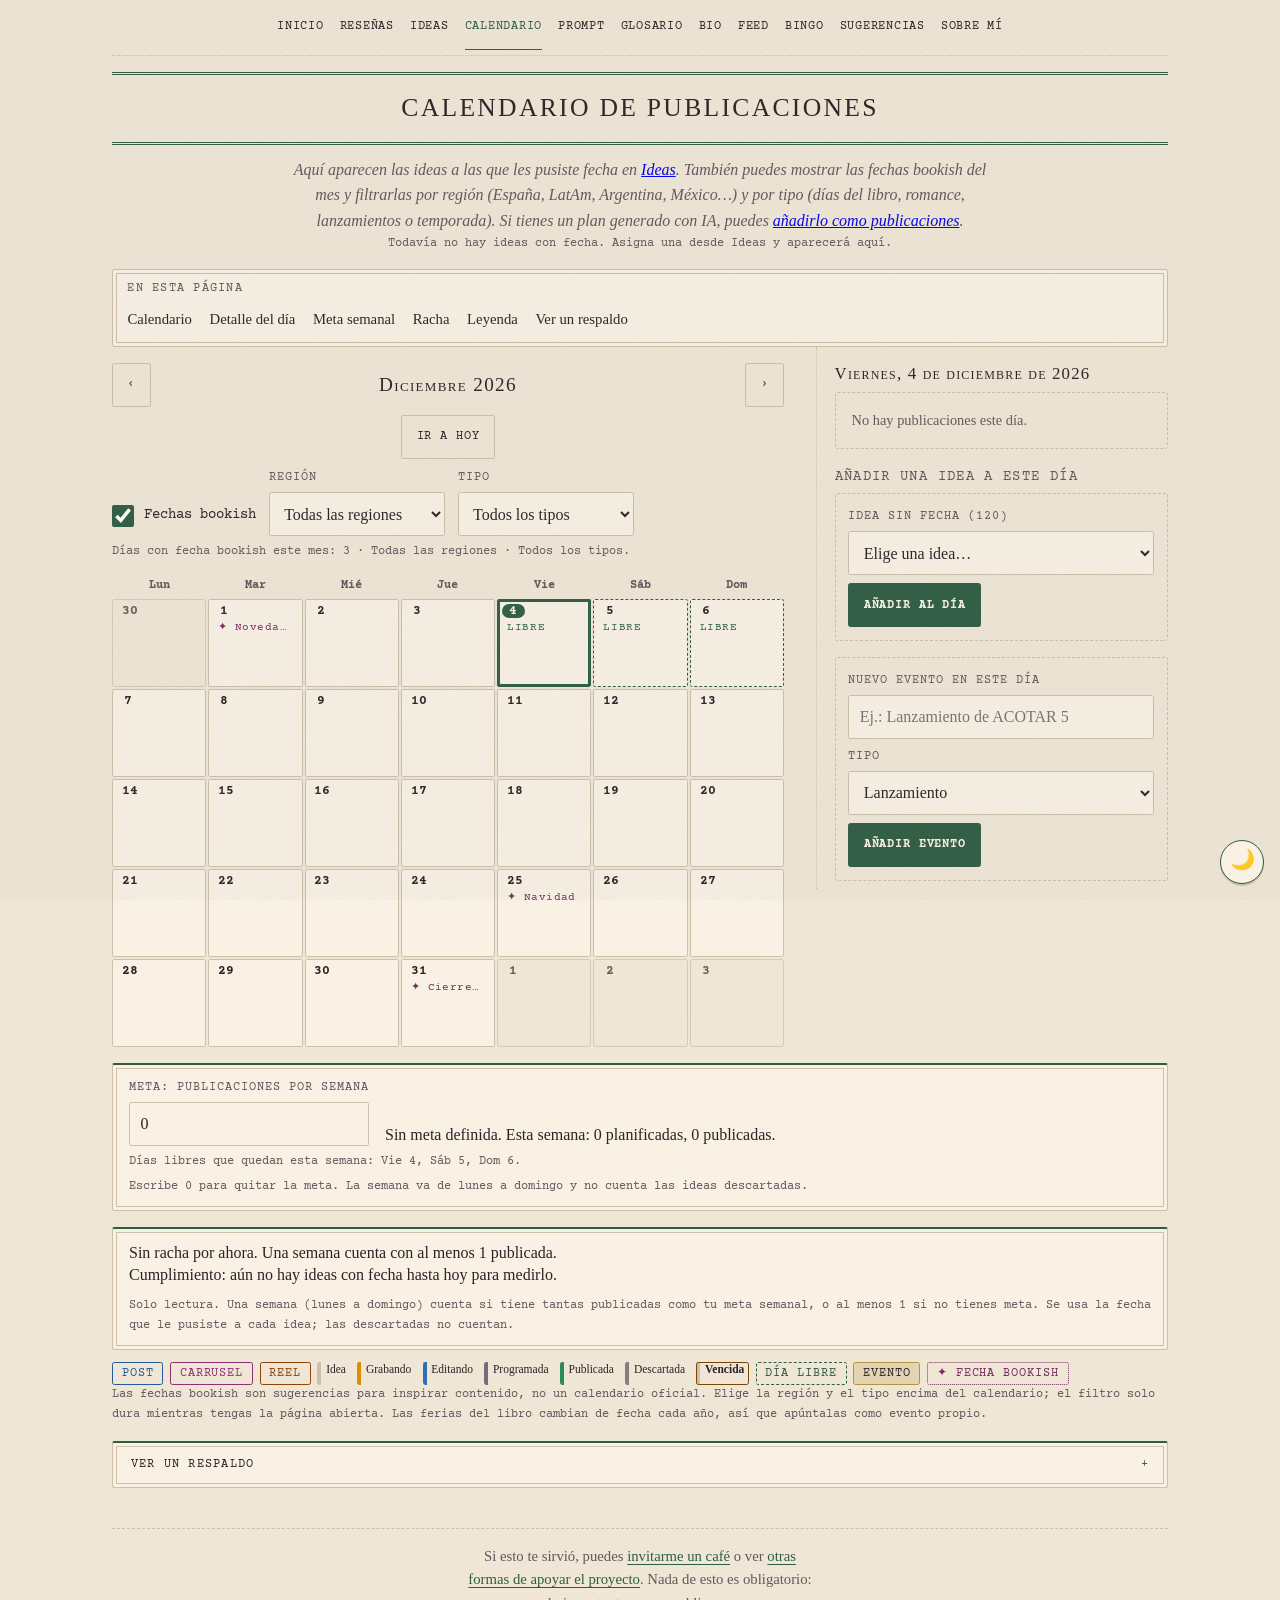
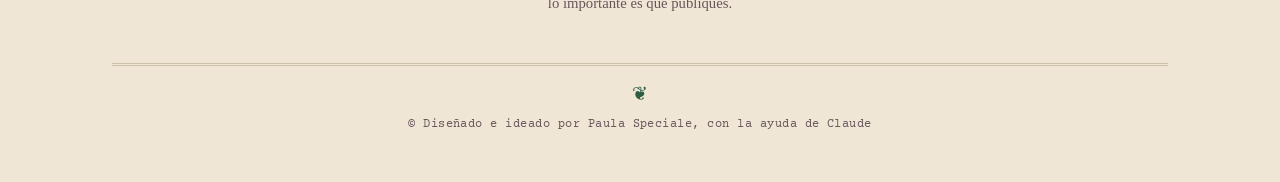
<file: calendario.html>
<!DOCTYPE html>
<html lang="es">
<head>
<meta charset="UTF-8">
<meta name="viewport" content="width=device-width, initial-scale=1, viewport-fit=cover">
<meta name="color-scheme" content="light dark">
<meta name="description" content="Calendario mensual para planificar tus posts, carruseles y reels literarios. Incluye fechas bookish de España y LatAm, romance y lanzamientos, con filtros por región y tipo.">
<meta name="theme-color" content="#efe6d6" media="(prefers-color-scheme: light)">
<meta name="theme-color" content="#211b24" media="(prefers-color-scheme: dark)">
<link rel="icon" href="data:image/svg+xml,%3Csvg xmlns='http://www.w3.org/2000/svg' viewBox='0 0 100 100'%3E%3Ctext y='.9em' font-size='90'%3E%F0%9F%93%9A%3C/text%3E%3C/svg%3E">
<title>Calendario bookish: fechas de España y LatAm para Bookstagram y BookTok</title>
<meta name="robots" content="index,follow,max-image-preview:large">
<link rel="canonical" href="https://TU-DOMINIO.com/calendario.html">
<link rel="alternate" hreflang="es" href="https://TU-DOMINIO.com/calendario.html">
<link rel="alternate" hreflang="x-default" href="https://TU-DOMINIO.com/calendario.html">
<meta property="og:type" content="website">
<meta property="og:locale" content="es_ES">
<meta property="og:site_name" content="Contenido BookTok">
<meta property="og:title" content="Calendario bookish: fechas de España y LatAm para Bookstagram y BookTok">
<meta property="og:description" content="Calendario mensual para planificar tus posts, carruseles y reels literarios. Incluye fechas bookish de España y LatAm, romance y lanzamientos, con filtros por región y tipo.">
<meta property="og:url" content="https://TU-DOMINIO.com/calendario.html">
<meta name="twitter:card" content="summary">
<meta name="twitter:title" content="Calendario bookish: fechas de España y LatAm para Bookstagram y BookTok">
<meta name="twitter:description" content="Calendario mensual para planificar tus posts, carruseles y reels literarios. Incluye fechas bookish de España y LatAm, romance y lanzamientos, con filtros por región y tipo.">
<link rel="preload" href="fonts/courier-prime-latin-400-normal.woff2" as="font" type="font/woff2" crossorigin>
<script type="application/ld+json">{"@context": "https://schema.org", "@graph": [{"@type": "WebPage", "url": "https://TU-DOMINIO.com/calendario.html", "name": "Calendario bookish: fechas de España y LatAm para Bookstagram y BookTok", "description": "Calendario mensual para planificar tus posts, carruseles y reels literarios. Incluye fechas bookish de España y LatAm, romance y lanzamientos, con filtros por región y tipo.", "inLanguage": "es"}, {"@type": "BreadcrumbList", "itemListElement": [{"@type": "ListItem", "position": 1, "name": "Inicio", "item": "https://TU-DOMINIO.com/"}, {"@type": "ListItem", "position": 2, "name": "Calendario", "item": "https://TU-DOMINIO.com/calendario.html"}]}]}</script>
<link rel="stylesheet" href="css/base.css">
<link rel="stylesheet" href="css/paginas/calendario.css">
<link rel="stylesheet" href="css/toc.css">
<script src="js/nucleo/theme.js"></script>
</head>
<body class="pagina-app">
<a class="saltar" href="#contenido">Saltar al contenido</a>
<nav class="menu" aria-label="Principal">
<a href="index.html">Inicio</a>
<a href="resena.html">Reseñas</a>
<a href="ideas.html">Ideas</a>
<a href="calendario.html" aria-current="page">Calendario</a>
<a href="generadorprompt.html">Prompt</a>
<a href="glosario.html">Glosario</a>
<a href="bio.html">Bio</a>
<a href="consistencia.html">Feed</a>
<a href="bingo.html">Bingo</a>
<a href="sugerencias.html">Sugerencias</a>
<a href="sobre-mi.html">Sobre mí</a>
</nav>
<header class="encabezado" id="inicio">
<h1>Calendario de publicaciones</h1>
<p class="intro">Aquí aparecen las ideas a las que les pusiste fecha en <a href="ideas.html">Ideas</a>. También puedes mostrar las fechas bookish del mes y filtrarlas por región (España, LatAm, Argentina, México…) y por tipo (días del libro, romance, lanzamientos o temporada). Si tienes un plan generado con IA, puedes <a href="generadorprompt.html#plan">añadirlo como publicaciones</a>.</p>
<p id="resumen-mes" class="ayuda" aria-live="polite"></p>
<p id="aviso-resp" class="ayuda aviso-resp" role="status" hidden><span id="aviso-resp-txt"></span> <button type="button" id="aviso-resp-btn">Exportar ahora</button></p>
</header>
<nav class="toc" id="toc" aria-label="En esta página">
<p class="toc-titulo">En esta página</p>
<ol>
<li><a href="#calendario">Calendario</a></li>
<li><a href="#detalle">Detalle del día</a></li>
<li><a href="#meta">Meta semanal</a></li>
<li><a href="#racha">Racha</a></li>
<li><a href="#leyenda">Leyenda</a></li>
<li><a href="#ayuda-datos">Ver un respaldo</a></li>
</ol>
</nav>
<main id="contenido" tabindex="-1">
<div class="cal-cuerpo">
<div class="cal-lado">
<section id="calendario" aria-label="Calendario mensual">
<div class="cal-nav">
<button type="button" id="mes-ant" aria-label="Mes anterior">‹</button>
<h2 id="mes-titulo"></h2>
<button type="button" id="mes-sig" aria-label="Mes siguiente">›</button>
</div>
<div class="botones centrado"><button type="button" id="mes-hoy">Ir a hoy</button></div>
<div class="cal-filtros">
<label class="check"><input type="checkbox" id="ver-bookish" checked> Fechas bookish</label>
<label class="campo"><span>Región</span>
<select id="bookish-region"></select></label>
<label class="campo"><span>Tipo</span>
<select id="bookish-tipo"></select></label>
</div>
<p id="bookish-resumen" class="ayuda" aria-live="polite"></p>
<div class="cal-grid" id="cal-grid"></div>
</section>

<p id="anuncio" class="solo-lector" role="status" aria-live="polite"></p>
</div>

<div class="cal-detalle">
<section id="detalle" aria-label="Detalle del día" tabindex="-1"></section>
<p class="ayuda" id="msg-fecha-wrap" role="status"><span id="msg-fecha"></span> <button type="button" id="msg-deshacer" hidden>Deshacer</button></p>
</div>
</div>

<section id="meta" class="meta-semanal" aria-label="Meta semanal">
<div class="meta-fila">
<label class="campo"><span>Meta: publicaciones por semana</span>
<input type="number" id="meta-n" min="0" max="21" step="1" inputmode="numeric" autocomplete="off"></label>
<p id="meta-estado" class="meta-estado" aria-live="polite"></p>
</div>
<progress id="meta-prog" max="1" value="0" hidden aria-hidden="true"></progress>
<p id="meta-libres" class="ayuda"></p>
<p class="ayuda">Escribe 0 para quitar la meta. La semana va de lunes a domingo y no cuenta las ideas descartadas.</p>
<p id="meta-msg" class="ayuda" role="status"></p>
</section>

<section id="racha" class="meta-semanal" aria-label="Racha y cumplimiento">
<p id="racha-estado" class="meta-estado" aria-live="polite"></p>
<p id="racha-mejor" class="ayuda"></p>
<progress id="cumpl-prog" max="100" value="0" hidden aria-label="Porcentaje de cumplimiento"></progress>
<p id="cumpl-estado" class="meta-estado" aria-live="polite"></p>
<p class="ayuda">Solo lectura. Una semana (lunes a domingo) cuenta si tiene tantas publicadas como tu meta semanal, o al menos 1 si no tienes meta. Se usa la fecha que le pusiste a cada idea; las descartadas no cuentan.</p>
</section>

<section id="leyenda" aria-label="Leyenda">
<div class="leyenda">
<span class="chip formato-post">Post</span>
<span class="chip formato-carrusel">Carrusel</span>
<span class="chip formato-reel">Reel</span>
<span class="ev" data-est="idea">Idea</span>
<span class="ev" data-est="grabando">Grabando</span>
<span class="ev" data-est="editando">Editando</span>
<span class="ev" data-est="programada">Programada</span>
<span class="ev" data-est="publicada">Publicada</span>
<span class="ev" data-est="descartada">Descartada</span>
<span class="ev vencida" data-est="idea">Vencida</span>
<span class="chip libre-leg">Día libre</span>
<span class="chip evento-chip">Evento</span>
<span class="chip sug-leg">✦ Fecha bookish</span>
</div>
<p class="ayuda">Las fechas bookish son sugerencias para inspirar contenido, no un calendario oficial. Elige la región y el tipo encima del calendario; el filtro solo dura mientras tengas la página abierta. Las ferias del libro cambian de fecha cada año, así que apúntalas como evento propio.</p>
</section>


<details class="guia" id="ayuda-datos">
<summary>Ver un respaldo</summary>
<div style="padding-bottom:.9rem">
<p class="ayuda">Puedes cargar un respaldo JSON (el que se descarga en Ideas) solo para verlo. No cambia tu progreso.</p>
<label class="campo" style="margin-top:.6rem"><span>Archivo de respaldo</span>
<input type="file" id="importar" accept="application/json,.json"></label>
<div class="botones" style="margin-top:.6rem"><button type="button" id="volver-mios" hidden>Volver a mis datos</button></div>
<p id="msg" class="ayuda" role="status" style="margin-top:.6rem"></p>
<p class="ayuda" style="margin-top:1rem">Tus eventos y tu meta semanal solo viven en este navegador y no van en el respaldo de Ideas. Descárgalos aparte para no perderlos.</p>
<div class="botones" style="margin-top:.6rem"><button type="button" id="exp-cal">Exportar eventos y meta</button></div>
<label class="campo" style="margin-top:.6rem"><span>Importar eventos y meta (se suman a los actuales)</span>
<input type="file" id="imp-cal" accept="application/json,.json"></label>
<p id="msg-cal" class="ayuda" role="status" style="margin-top:.6rem"></p>
</div>
</details>
<aside class="apoyo no-print">
<p>Si esto te sirvió, puedes <a href="https://cafecito.app/paulaspeciale" rel="noopener" target="_blank">invitarme un café</a> o ver <a href="sobre-mi.html#donaciones">otras formas de apoyar el proyecto</a>. Nada de esto es obligatorio: lo importante es que publiques.</p>
</aside>
</main>
<footer>
  <p>&copy; Diseñado e ideado por Paula Speciale, con la ayuda de Claude</p>
</footer>
<script src="js/nucleo/datos.js" data-usa="ideas"></script>
<script src="js/nucleo/almacen.js"></script>
<script type="module" src="js/paginas/calendario/main.js"></script>
</body>
</html>
</file>
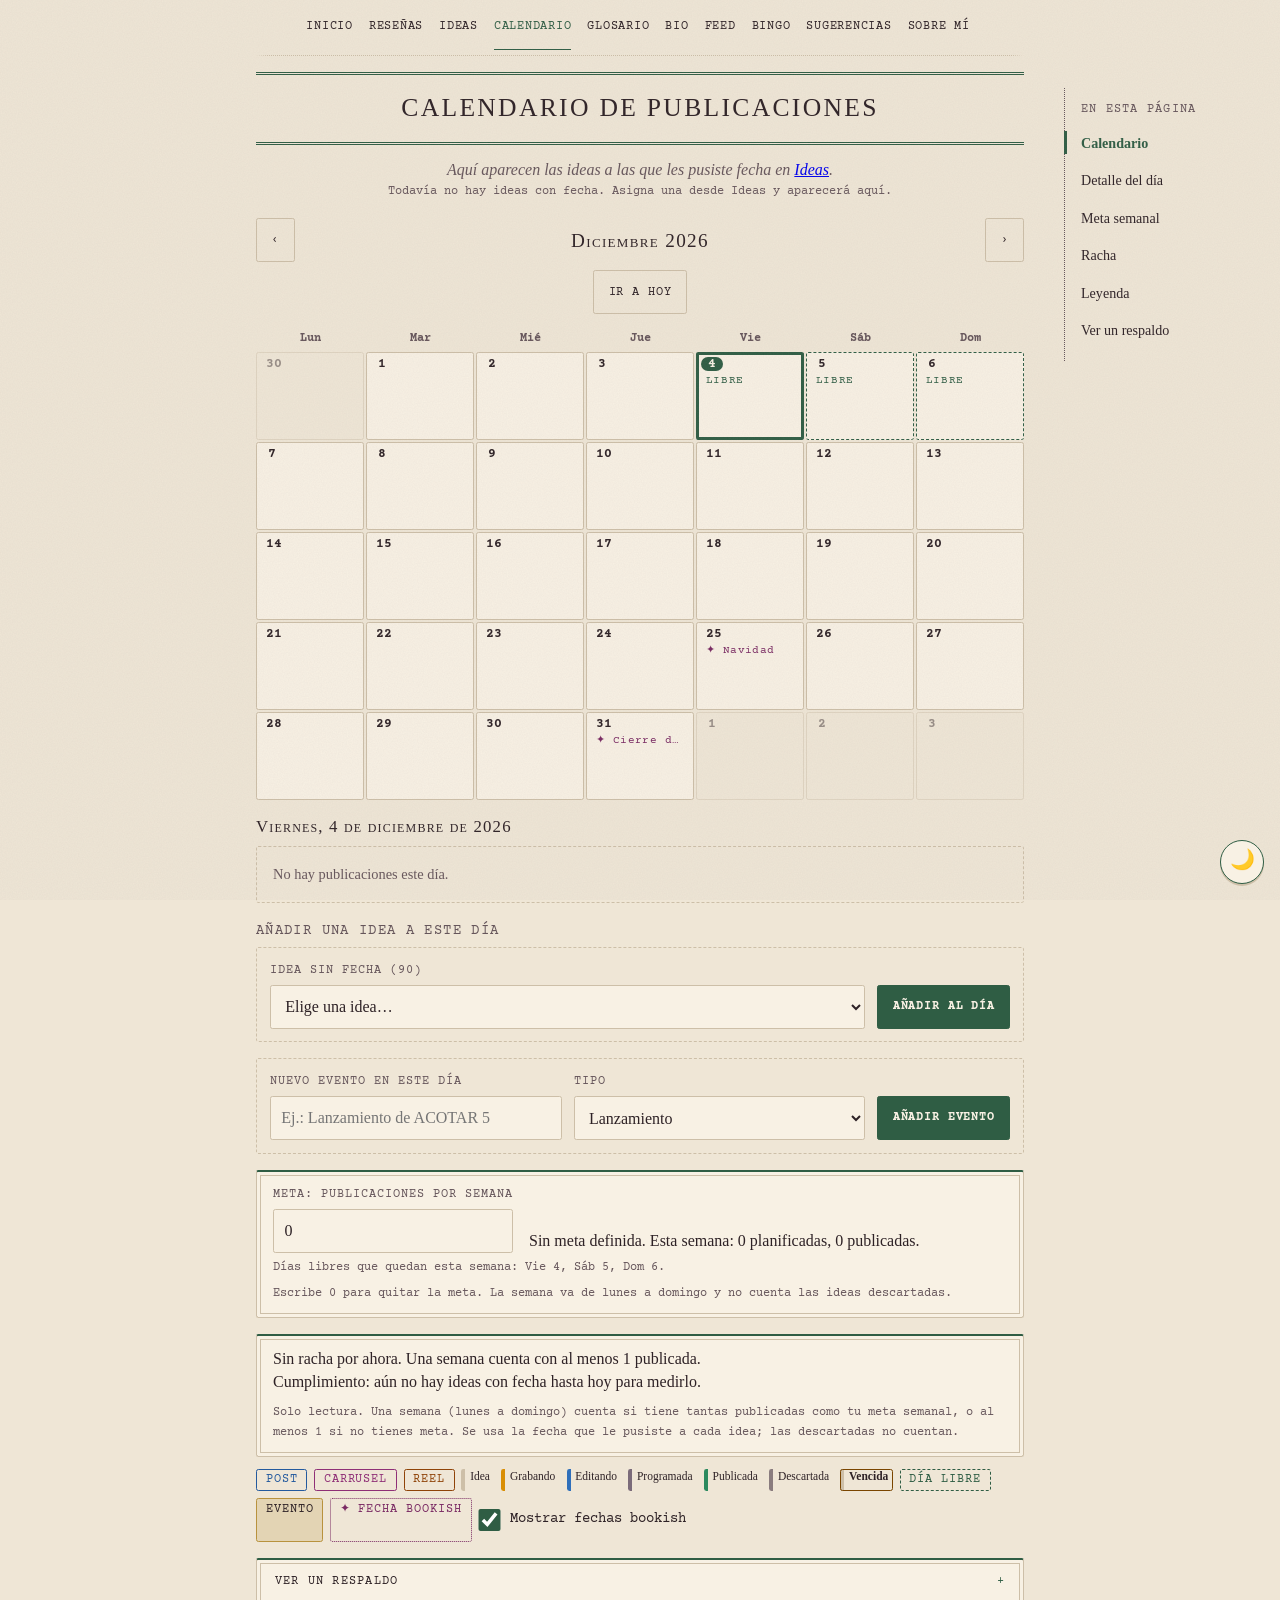
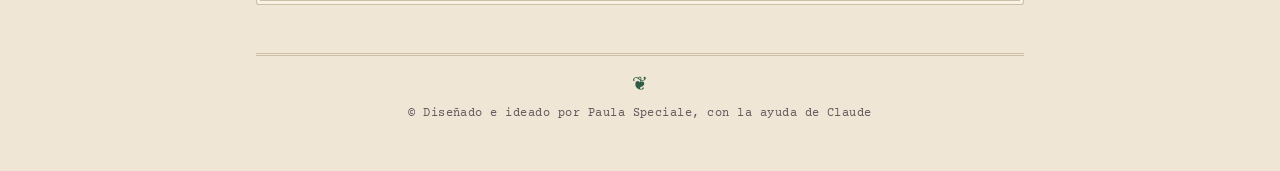
<file: calendario_ideas_90.html>
<!DOCTYPE html>
<html lang="es">
<head>
<meta charset="UTF-8">
<meta name="viewport" content="width=device-width, initial-scale=1, viewport-fit=cover">
<meta name="color-scheme" content="light dark">
<meta name="description" content="Calendario mensual para planificar tus posts, carruseles y reels literarios, con el formato y el estado de cada publicación.">
<meta name="theme-color" content="#efe6d6" media="(prefers-color-scheme: light)">
<meta name="theme-color" content="#211b24" media="(prefers-color-scheme: dark)">
<link rel="icon" href="data:image/svg+xml,%3Csvg xmlns='http://www.w3.org/2000/svg' viewBox='0 0 100 100'%3E%3Ctext y='.9em' font-size='90'%3E%F0%9F%93%9A%3C/text%3E%3C/svg%3E">
<title>Calendario de publicaciones para Bookstagram y BookTok</title>
<meta name="robots" content="index,follow,max-image-preview:large">
<link rel="canonical" href="https://TU-DOMINIO.com/calendario_ideas_90.html">
<link rel="alternate" hreflang="es" href="https://TU-DOMINIO.com/calendario_ideas_90.html">
<meta property="og:type" content="website">
<meta property="og:locale" content="es_ES">
<meta property="og:site_name" content="Contenido BookTok">
<meta property="og:title" content="Calendario de publicaciones para Bookstagram y BookTok">
<meta property="og:description" content="Calendario mensual para planificar tus posts, carruseles y reels literarios, con el formato y el estado de cada publicación.">
<meta property="og:url" content="https://TU-DOMINIO.com/calendario_ideas_90.html">
<meta name="twitter:card" content="summary">
<meta name="twitter:title" content="Calendario de publicaciones para Bookstagram y BookTok">
<meta name="twitter:description" content="Calendario mensual para planificar tus posts, carruseles y reels literarios, con el formato y el estado de cada publicación.">
<link rel="preload" href="fonts/courier-prime-latin-400-normal.woff2" as="font" type="font/woff2" crossorigin>
<script type="application/ld+json">{"@context": "https://schema.org", "@graph": [{"@type": "WebPage", "url": "https://TU-DOMINIO.com/calendario_ideas_90.html", "name": "Calendario de publicaciones para Bookstagram y BookTok", "description": "Calendario mensual para planificar tus posts, carruseles y reels literarios, con el formato y el estado de cada publicación.", "inLanguage": "es"}, {"@type": "BreadcrumbList", "itemListElement": [{"@type": "ListItem", "position": 1, "name": "Inicio", "item": "https://TU-DOMINIO.com/"}, {"@type": "ListItem", "position": 2, "name": "Calendario", "item": "https://TU-DOMINIO.com/calendario_ideas_90.html"}]}]}</script>
<link rel="stylesheet" href="base.css">
<link rel="stylesheet" href="calendario.css">
<link rel="stylesheet" href="toc.css">
<script src="theme.js"></script>
</head>
<body>
<nav class="menu" aria-label="Principal">
<a href="index.html">Inicio</a>
<a href="resenia.html">Reseñas</a>
<a href="ideas_post_90.html">Ideas</a>
<a href="calendario_ideas_90.html" aria-current="page">Calendario</a>
<a href="glosario.html">Glosario</a>
<a href="bio.html">Bio</a>
<a href="consistencia.html">Feed</a>
<a href="bingo.html">Bingo</a>
<a href="sugerencias.html">Sugerencias</a>
<a href="sobre_mi.html">Sobre mí</a>
</nav>
<header class="encabezado" id="inicio">
<h1>Calendario de publicaciones</h1>
<p class="intro">Aquí aparecen las ideas a las que les pusiste fecha en <a href="ideas_post_90.html">Ideas</a>.</p>
<p id="resumen-mes" class="ayuda" aria-live="polite"></p>
<p id="aviso-resp" class="ayuda aviso-resp" role="status" hidden><span id="aviso-resp-txt"></span> <button type="button" id="aviso-resp-btn">Exportar ahora</button></p>
</header>
<nav class="toc" id="toc" aria-label="En esta página">
<p class="toc-titulo">En esta página</p>
<ol>
<li><a href="#calendario">Calendario</a></li>
<li><a href="#detalle">Detalle del día</a></li>
<li><a href="#meta">Meta semanal</a></li>
<li><a href="#racha">Racha</a></li>
<li><a href="#leyenda">Leyenda</a></li>
<li><a href="#ayuda-datos">Ver un respaldo</a></li>
</ol>
</nav>
<main>
<section id="calendario" aria-label="Calendario mensual">
<div class="cal-nav">
<button type="button" id="mes-ant" aria-label="Mes anterior">‹</button>
<h2 id="mes-titulo"></h2>
<button type="button" id="mes-sig" aria-label="Mes siguiente">›</button>
</div>
<div class="botones centrado"><button type="button" id="mes-hoy">Ir a hoy</button></div>
<div class="cal-grid" id="cal-grid"></div>
</section>

<p id="anuncio" class="solo-lector" role="status" aria-live="polite"></p>
<section id="detalle" aria-label="Detalle del día" tabindex="-1"></section>
<p class="ayuda" id="msg-fecha-wrap" role="status"><span id="msg-fecha"></span> <button type="button" id="msg-deshacer" hidden>Deshacer</button></p>

<section id="meta" class="meta-semanal" aria-label="Meta semanal">
<div class="meta-fila">
<label class="campo"><span>Meta: publicaciones por semana</span>
<input type="number" id="meta-n" min="0" max="21" step="1" inputmode="numeric" autocomplete="off"></label>
<p id="meta-estado" class="meta-estado" aria-live="polite"></p>
</div>
<progress id="meta-prog" max="1" value="0" hidden aria-hidden="true"></progress>
<p id="meta-libres" class="ayuda"></p>
<p class="ayuda">Escribe 0 para quitar la meta. La semana va de lunes a domingo y no cuenta las ideas descartadas.</p>
<p id="meta-msg" class="ayuda" role="status"></p>
</section>

<section id="racha" class="meta-semanal" aria-label="Racha y cumplimiento">
<p id="racha-estado" class="meta-estado" aria-live="polite"></p>
<p id="racha-mejor" class="ayuda"></p>
<progress id="cumpl-prog" max="100" value="0" hidden aria-label="Porcentaje de cumplimiento"></progress>
<p id="cumpl-estado" class="meta-estado" aria-live="polite"></p>
<p class="ayuda">Solo lectura. Una semana (lunes a domingo) cuenta si tiene tantas publicadas como tu meta semanal, o al menos 1 si no tienes meta. Se usa la fecha que le pusiste a cada idea; las descartadas no cuentan.</p>
</section>

<section id="leyenda" aria-label="Leyenda">
<div class="leyenda">
<span class="chip formato-post">Post</span>
<span class="chip formato-carrusel">Carrusel</span>
<span class="chip formato-reel">Reel</span>
<span class="ev" data-est="idea">Idea</span>
<span class="ev" data-est="grabando">Grabando</span>
<span class="ev" data-est="editando">Editando</span>
<span class="ev" data-est="programada">Programada</span>
<span class="ev" data-est="publicada">Publicada</span>
<span class="ev" data-est="descartada">Descartada</span>
<span class="ev vencida" data-est="idea">Vencida</span>
<span class="chip libre-leg">Día libre</span>
<span class="chip evento-chip">Evento</span>
<span class="chip sug-leg">✦ Fecha bookish</span>
<label class="check"><input type="checkbox" id="ver-bookish" checked> Mostrar fechas bookish</label>
</div>
</section>


<details class="guia" id="ayuda-datos">
<summary>Ver un respaldo</summary>
<div style="padding-bottom:.9rem">
<p class="ayuda">Puedes cargar un respaldo JSON (el que se descarga en Ideas) solo para verlo. No cambia tu progreso.</p>
<label class="campo" style="margin-top:.6rem"><span>Archivo de respaldo</span>
<input type="file" id="importar" accept="application/json,.json"></label>
<div class="botones" style="margin-top:.6rem"><button type="button" id="volver-mios" hidden>Volver a mis datos</button></div>
<p id="msg" class="ayuda" role="status" style="margin-top:.6rem"></p>
<p class="ayuda" style="margin-top:1rem">Tus eventos y tu meta semanal solo viven en este navegador y no van en el respaldo de Ideas. Descárgalos aparte para no perderlos.</p>
<div class="botones" style="margin-top:.6rem"><button type="button" id="exp-cal">Exportar eventos y meta</button></div>
<label class="campo" style="margin-top:.6rem"><span>Importar eventos y meta (se suman a los actuales)</span>
<input type="file" id="imp-cal" accept="application/json,.json"></label>
<p id="msg-cal" class="ayuda" role="status" style="margin-top:.6rem"></p>
</div>
</details>
</main>
<footer>
  <p>&copy; Diseñado e ideado por Paula Speciale, con la ayuda de Claude</p>
</footer>
<script src="datos.js" data-usa="ideas"></script>
<script src="almacen.js"></script>
<script>
/* ==========================================================================
   Calendario de publicaciones · lógica completa de calendario_ideas_90.html.

   Depende de datos.js (ideas en window.BT.SECCIONES) y de almacen.js (para
   escribir fechas en el progreso de Ideas). Todo el estado lo lee de:
     - localStorage["ideas_post_90_v1"]  progreso de las ideas (solo lectura,
       salvo la fecha, que se cambia con window.BT.almacen.guardarFecha)
     - localStorage["calendario_config"] meta semanal
     - localStorage["calendario_eventos"] eventos propios (lanzamientos, ARC…)
     - localStorage["calendario_respaldo"] fechas para el aviso de respaldo
   Este script NUNCA escribe las ideas completas: delega en almacen.js para no
   pisar cambios que estén haciendo otras páginas.

   Organización: al final de este bloque, arrancar() monta la rejilla mensual,
   el detalle del día, la meta/racha y los eventos. Los banners «// ---- ... ----»
   separan cada bloque.
   ========================================================================== */
(function (listo) {
  if (!listo) {
    const aviso = document.createElement("p");
    aviso.setAttribute("role", "alert");
    aviso.className = "vacio-msg";
    aviso.textContent = "No se pudieron cargar los datos: falta datos.js (o datos-ideas.json). Sube todos los archivos a la misma carpeta y abre la página desde un servidor, no con file://.";
    const m = document.querySelector("main");
    if (m) m.insertBefore(aviso, m.firstChild);
  }
  (listo || Promise.resolve()).then(arrancar, arrancar);
})(window.BT && window.BT.listo);

function arrancar() {
  "use strict";
  const KEY = "ideas_post_90_v1";
  const NOTA_SYNC = " Se sincroniza con tus otros dispositivos al abrir Ideas.";
  const KEY_CFG = "calendario_config";   // clave propia: solo guarda la meta semanal
  const KEY_RESP = "calendario_respaldo"; // fechas (ms) del último cambio y del último respaldo de eventos y meta
  const META_MAX = 21;
  const FORMATOS = ["Post", "Carrusel", "Reel"];
  const ESTADOS = { idea: 1, grabando: 1, editando: 1, programada: 1, publicada: 1, descartada: 1 };
  const DOW = ["Lun", "Mar", "Mié", "Jue", "Vie", "Sáb", "Dom"];
  const MESES = ["enero", "febrero", "marzo", "abril", "mayo", "junio", "julio", "agosto", "septiembre", "octubre", "noviembre", "diciembre"];
  const NOMBRES_EST = { idea: "Idea", grabando: "Grabando", editando: "Editando", programada: "Programada", publicada: "Publicada", descartada: "Descartada" };

  const REDES = { instagram: "Instagram", tiktok: "TikTok", youtube: "YouTube" };

  const base = Object.create(null);
  ((window.BT && window.BT.SECCIONES) || []).forEach(function (s) {
    s.ideas.forEach(function (i) { base[i.id] = { texto: i.texto, formato: i.formato }; });
  });

  function tiene(o, k) { return Object.prototype.hasOwnProperty.call(o, k); }
  function pad(n) { return (n < 10 ? "0" : "") + n; }
  function isoDe(d) { return d.getFullYear() + "-" + pad(d.getMonth() + 1) + "-" + pad(d.getDate()); }
  function deIso(s) { const p = s.split("-").map(Number); return new Date(p[0], p[1] - 1, p[2]); }
  function fechaValida(s) {
    if (typeof s !== "string" || !/^\d{4}-\d{2}-\d{2}$/.test(s)) return false;
    const d = deIso(s);
    return isoDe(d) === s && s >= "2000-01-01" && s <= "2100-12-31";
  }
  function el(tag, cls, txt) {
    const n = document.createElement(tag);
    if (cls) n.className = cls;
    if (txt !== undefined) n.textContent = txt;
    return n;
  }
  function partir(t) {
    return String(t).replace(/^[★◆]\s*/, "").replace(/\s*\[(?:Post|Carrusel|Reel)\]\s*$/, "");
  }

  // Fechas bookish: lista fija por mes-día. Solo sugerencias; no se guarda nada.
  const BOOKISH = {
    "02-14": ["San Valentín", "Tropes románticos o tu pareja literaria favorita."],
    "03-21": ["Día Mundial de la Poesía", "Un libro de poesía o una frase subrayada."],
    "04-02": ["Día del Libro Infantil", "El libro que te hizo lectora."],
    "04-23": ["Día del Libro", "Tu libro favorito o tu mejor regalo literario."],
    "06-13": ["Día del Escritor (Argentina)", "Una autora o autor con quien serías amiga."],
    "06-15": ["Día Nacional del Libro (Argentina)", "Joyas escondidas o autoras hispanohablantes."],
    "06-30": ["Mitad de año", "Mid-Year Freak Out Tag: mejores y peores lecturas."],
    "08-24": ["Día del Lector (Argentina)", "Tu ritual de lectura o tu rincón favorito."],
    "09-08": ["Día de la Alfabetización", "Cómo te hiciste lectora."],
    "08-09": ["Día del Amante de los Libros", "Tu historia de amor con los libros en una foto o reel."],
    "09-06": ["Día de Leer un Libro (EE. UU.)", "Lo que estás leyendo hoy."],
    "10-24": ["Día de las Bibliotecas", "Tu biblioteca favorita o tu último préstamo."],
    "10-31": ["Halloween", "Libros oscuros: dark academia, gótico, terror."],
    "12-25": ["Navidad", "Árbol de libros o libros de confort."],
    "12-31": ["Cierre de año", "Wrap-up anual y balance de compras vs. lecturas."]
  };
  let verBookish = true;
  // Primer jueves de marzo: Día Mundial del Libro en Reino Unido (fecha móvil)
  function juevesMarzo(y) { const d = new Date(y, 2, 1); return "03-" + pad(1 + ((4 - d.getDay() + 7) % 7)); }
  function bookishDe(key) {
    if (!verBookish) return null;
    const md = key.slice(5);
    if (BOOKISH[md]) return BOOKISH[md];
    return md === juevesMarzo(Number(key.slice(0, 4))) ? ["Día Mundial del Libro (Reino Unido)", "Tu libro de infancia o un disfraz literario."] : null;
  }

  let hoyIso = isoDe(new Date());
  let vistaA = new Date().getFullYear(), vistaM = new Date().getMonth();
  let sel = hoyIso;
  let fuente = null;   // respaldo cargado solo para ver

  const elGrid = document.getElementById("cal-grid");
  const elTitulo = document.getElementById("mes-titulo");
  const elDetalle = document.getElementById("detalle");
  const elResumen = document.getElementById("resumen-mes");
  const elMsg = document.getElementById("msg");
  const btnVolver = document.getElementById("volver-mios");
  const elMsgFecha = document.getElementById("msg-fecha");
  const elMetaN = document.getElementById("meta-n");
  const elMetaEstado = document.getElementById("meta-estado");
  const elMetaProg = document.getElementById("meta-prog");
  const elMetaLibres = document.getElementById("meta-libres");
  const elMetaMsg = document.getElementById("meta-msg");
  const elRachaEstado = document.getElementById("racha-estado");
  const elRachaMejor = document.getElementById("racha-mejor");
  const elCumplProg = document.getElementById("cumpl-prog");
  const elCumplEstado = document.getElementById("cumpl-estado");
  const elAnuncio = document.getElementById("anuncio");
  let btnDes = document.getElementById("msg-deshacer"), deshacerFn = null;
  const movil = window.matchMedia ? window.matchMedia("(max-width: 40rem)") : null;
  function anunciar(t) { elAnuncio.textContent = ""; setTimeout(function () { elAnuncio.textContent = t; }, 30); }
  function ofrecerDeshacer(fn) { deshacerFn = fn; btnDes.hidden = !fn; }
  btnDes.addEventListener("click", function () { const f = deshacerFn; ofrecerDeshacer(null); if (f) f(); });
  function anunciarDia() {
    const t = elDetalle.querySelector("h3"), n = elDetalle.querySelectorAll(".det-item").length;
    anunciar((t ? t.textContent : "") + ": " + (n ? n + " publicación" + (n === 1 ? "" : "es") : "sin publicaciones") + ".");
  }

  // ---- Meta semanal (calendario_config: { metaSemanal: 0..21 }, 0 = sin meta) ----
  function metaValida(n) { return typeof n === "number" && isFinite(n) && Math.floor(n) === n && n >= 0 && n <= META_MAX; }
  function leerConfig() {
    try {
      const c = JSON.parse(localStorage.getItem(KEY_CFG));
      return { metaSemanal: c && typeof c === "object" && metaValida(c.metaSemanal) ? c.metaSemanal : 0 };
    } catch (e) { return { metaSemanal: 0 }; }
  }
  function guardarConfig(c) {
    try { localStorage.setItem(KEY_CFG, JSON.stringify(c)); marcarResp("cambio"); return true; } catch (e) { return false; }
  }
  let config = leerConfig();

  // Aviso de respaldo: eventos y meta no van en el JSON de Ideas, así que se avisa si hay cambios sin exportar
  function leerResp() {
    try {
      const o = JSON.parse(localStorage.getItem(KEY_RESP));
      return { cambio: o && typeof o.cambio === "number" ? o.cambio : 0, respaldo: o && typeof o.respaldo === "number" ? o.respaldo : 0 };
    } catch (e) { return { cambio: 0, respaldo: 0 }; }
  }
  function marcarResp(campo) {
    const r = leerResp();
    r[campo] = Date.now();
    try { localStorage.setItem(KEY_RESP, JSON.stringify(r)); } catch (e) { /* no es crítico */ }
  }
  function renderAvisoResp() {
    const aviso = document.getElementById("aviso-resp"), txt = document.getElementById("aviso-resp-txt");
    const r = leerResp(), hayAlgo = eventos.length > 0 || config.metaSemanal > 0;
    const pendiente = hayAlgo && (r.respaldo === 0 || r.cambio > r.respaldo);
    aviso.hidden = !pendiente;
    if (pendiente) {
      txt.textContent = r.respaldo === 0
        ? "⚠ Tus eventos y tu meta solo viven en este navegador y nunca los has exportado."
        : "⚠ Cambiaste eventos o meta después de tu último respaldo (" + new Date(r.respaldo).toLocaleDateString("es") + ").";
    }
  }

  // ---- Eventos propios (calendario_eventos: { version: 1, eventos: [{id, fecha, titulo, tipo}] }) ----
  const KEY_EV = "calendario_eventos";   // clave propia: no forma parte del respaldo de Ideas
  const TIPOS_EV = { lanzamiento: "Lanzamiento", arc: "Plazo de ARC", colaboracion: "Colaboración", otro: "Otro" };
  const MAX_EV = 200, MAX_TIT_EV = 80;
  // Valida los eventos guardados o los de un respaldo importado. Descarta los
  // que no tengan id válido («e» + caracteres), título o fecha real.
  function leerEventos(crudo) {
    try {
      const o = crudo || JSON.parse(localStorage.getItem(KEY_EV));
      const arr = o && Array.isArray(o.eventos) ? o.eventos : [];
      const vistos = Object.create(null), out = [];
      arr.forEach(function (e) {
        if (out.length >= MAX_EV || !e || typeof e !== "object") return;
        const id = typeof e.id === "string" ? e.id : "";
        const t = typeof e.titulo === "string" ? e.titulo.replace(/\s+/g, " ").trim().slice(0, MAX_TIT_EV) : "";
        if (!/^e[a-z0-9]{6,24}$/.test(id) || vistos[id] || !t || !fechaValida(e.fecha)) return;
        vistos[id] = true;
        out.push({ id: id, fecha: e.fecha, titulo: t, tipo: tiene(TIPOS_EV, e.tipo) ? e.tipo : "otro" });
      });
      return out;
    } catch (err) { return []; }
  }
  // Guarda los eventos y marca que hay cambios sin respaldar.
  function guardarEventos(arr) {
    try { localStorage.setItem(KEY_EV, JSON.stringify({ version: 1, eventos: arr })); marcarResp("cambio"); return true; }
    catch (err) { return false; }
  }
  let eventos = leerEventos();
  function eventosDe(key) { return eventos.filter(function (e) { return e.fecha === key; }); }

  // Ideas que se pueden programar desde el calendario: estado «Idea», sin fecha y sin borrar
  function candidatas() {
    const o = leerDatos() || {};
    const datos = o.datos && typeof o.datos === "object" && !Array.isArray(o.datos) ? o.datos : {};
    const hechas = Object.create(null);
    (Array.isArray(o.hechas) ? o.hechas : []).forEach(function (id) { hechas[String(id)] = true; });
    const ids = Object.keys(base);
    Object.keys(datos).forEach(function (id) { if (!base[id]) ids.push(id); });
    const out = [];
    ids.forEach(function (id) {
      let d = datos[id], b = base[id];
      d = d && typeof d === "object" ? d : {};
      if (!b && d.propia !== true) return;
      if (d.borrada === true || hechas[id] || fechaValida(d.fecha)) return;
      if (typeof d.estado === "string" && tiene(ESTADOS, d.estado) && d.estado !== "idea") return;
      const texto = typeof d.texto === "string" && d.texto.trim() ? d.texto : (b ? b.texto : "");
      if (!texto) return;
      const formato = FORMATOS.indexOf(d.formato) !== -1 ? d.formato : (b && FORMATOS.indexOf(b.formato) !== -1 ? b.formato : "Post");
      const t = partir(texto);
      out.push({ id: id, etiqueta: (b ? id + ". " : "Mía: ") + (t.length > 70 ? t.slice(0, 70) + "…" : t) + " [" + formato + "]" });
    });
    return out;
  }

  function renderAnadir() {
    elDetalle.appendChild(el("h4", "", "Añadir una idea a este día"));
    const lista = candidatas();
    if (!lista.length) {
      elDetalle.appendChild(el("p", "vacio-msg", "No quedan ideas en estado «Idea» sin fecha."));
      return;
    }
    const f = el("div", "det-anadir");
    const l = el("label", "campo");
    l.appendChild(el("span", "", "Idea sin fecha (" + lista.length + ")"));
    const s = el("select");
    s.id = "anadir-idea";
    const o0 = el("option", "", "Elige una idea…");
    o0.value = "";
    s.appendChild(o0);
    lista.forEach(function (c) {
      const o = el("option", "", c.etiqueta);
      o.value = c.id;
      s.appendChild(o);
    });
    l.appendChild(s);
    f.appendChild(l);
    const b = el("button", "primario", "Añadir al día");
    b.type = "button";
    b.setAttribute("data-anadir", "1");
    f.appendChild(b);
    elDetalle.appendChild(f);
  }

  function renderEventosDia() {
    const lista = eventosDe(sel);
    if (lista.length) {
      elDetalle.appendChild(el("h4", "", "Eventos"));
      lista.forEach(function (ev) {
        const d = el("div", "det-evento");
        d.appendChild(el("p", "", ev.titulo));
        const m = el("div", "meta");
        m.appendChild(el("span", "chip evento-chip", TIPOS_EV[ev.tipo]));
        d.appendChild(m);
        const q = el("button", "btn-quitar", "Borrar evento");
        q.type = "button";
        q.setAttribute("data-borrar-ev", ev.id);
        d.appendChild(q);
        elDetalle.appendChild(d);
      });
    }
    const f = el("form", "det-evento-nuevo");
    const l1 = el("label", "campo");
    l1.appendChild(el("span", "", "Nuevo evento en este día"));
    const inp = el("input");
    inp.type = "text";
    inp.id = "ev-titulo";
    inp.maxLength = MAX_TIT_EV;
    inp.placeholder = "Ej.: Lanzamiento de ACOTAR 5";
    inp.autocomplete = "off";
    l1.appendChild(inp);
    f.appendChild(l1);
    const l2 = el("label", "campo");
    l2.appendChild(el("span", "", "Tipo"));
    const s = el("select");
    s.id = "ev-tipo";
    Object.keys(TIPOS_EV).forEach(function (k) {
      const o = el("option", "", TIPOS_EV[k]);
      o.value = k;
      s.appendChild(o);
    });
    l2.appendChild(s);
    f.appendChild(l2);
    const add = el("button", "primario", "Añadir evento");
    add.type = "submit";
    f.appendChild(add);
    elDetalle.appendChild(f);
  }

  // Los 7 días (lunes a domingo) de la semana que contiene a la fecha iso
  function semanaDe(iso) {
    const d = deIso(iso);
    const lun = d.getDate() - ((d.getDay() + 6) % 7);
    const out = [];
    for (let i = 0; i < 7; i++) out.push(isoDe(new Date(d.getFullYear(), d.getMonth(), lun + i)));
    return out;
  }
  // Publicaciones de un día sin contar las descartadas
  function activas(mapa, key) {
    return (mapa[key] || []).filter(function (it) { return it.est !== "descartada"; });
  }

  // Meta semanal: cuántas se publicaron y cuántas quedan planificadas esta
  // semana, más los días libres que quedan de hoy al domingo.
  function renderMeta(mapa, semana) {
    let meta = config.metaSemanal, plan = 0, pub = 0, libres = [];
    semana.forEach(function (k, i) {
      const a = activas(mapa, k);
      plan += a.length;
      a.forEach(function (it) { if (it.est === "publicada") pub++; });
      if (k >= hoyIso && !a.length) libres.push(DOW[i] + " " + deIso(k).getDate());
    });
    if (document.activeElement !== elMetaN) elMetaN.value = String(meta);
    const cumplida = meta > 0 && pub >= meta;
    if (meta > 0) {
      elMetaEstado.textContent = pub + " de " + meta + " publicadas esta semana (" + plan + " planificadas). " +
        (cumplida ? "✓ ¡Meta cumplida!" : plan >= meta ? "Ya planificaste suficientes: falta publicarlas." :
          "Te " + (meta - plan === 1 ? "falta 1 por planificar." : "faltan " + (meta - plan) + " por planificar."));
    } else {
      elMetaEstado.textContent = "Sin meta definida. Esta semana: " + plan + " planificada" + (plan === 1 ? "" : "s") + ", " + pub + " publicada" + (pub === 1 ? "" : "s") + ".";
    }
    elMetaEstado.classList.toggle("cumplida", cumplida);
    elMetaProg.hidden = meta === 0;
    elMetaProg.max = Math.max(meta, 1);
    elMetaProg.value = Math.min(pub, Math.max(meta, 1));
    elMetaLibres.textContent = libres.length
      ? "Días libres que quedan esta semana: " + libres.join(", ") + "."
      : "No quedan días libres esta semana.";
  }

  // Suma (o resta) días a una fecha ISO sin usar zonas horarias.
  function sumarDias(iso, n) { const d = deIso(iso); d.setDate(d.getDate() + n); return isoDe(d); }

  // Racha y cumplimiento. Solo lee:
  //   - racha: semanas seguidas con al menos la meta (o 1) publicada;
  //   - mejor racha histórica;
  //   - % de ideas con fecha hasta hoy que ya están publicadas.
  function renderRacha(mapa) {
    const objetivo = config.metaSemanal > 0 ? config.metaSemanal : 1;
    let pubSem = Object.create(null), primera = null, pasadas = 0, hechas = 0;
    Object.keys(mapa).forEach(function (k) {
      if (k.indexOf("__") === 0) return;
      const lun = semanaDe(k)[0];
      mapa[k].forEach(function (it) {
        if (it.est === "descartada") return;
        if (it.est === "publicada") {
          pubSem[lun] = (pubSem[lun] || 0) + 1;
          if (primera === null || lun < primera) primera = lun;
        }
        if (k <= hoyIso) { pasadas++; if (it.est === "publicada") hechas++; }
      });
    });
    function ok(lun) { return (pubSem[lun] || 0) >= objetivo; }
    let actual = semanaDe(hoyIso)[0], racha = 0, mejor = 0, corrida = 0;
    const enCurso = ok(actual);
    let cursor = enCurso ? actual : sumarDias(actual, -7);
    while (primera !== null && cursor >= primera && ok(cursor)) { racha++; cursor = sumarDias(cursor, -7); }
    if (primera !== null) {
      for (let c = primera; c <= actual; c = sumarDias(c, 7)) {
        if (ok(c)) { corrida++; if (corrida > mejor) mejor = corrida; } else { corrida = 0; }
      }
    }
    const req = objetivo === 1 ? "al menos 1 publicada" : objetivo + " publicadas";
    if (racha > 0) {
      elRachaEstado.textContent = "Racha: " + racha + " semana" + (racha === 1 ? "" : "s") + " seguida" + (racha === 1 ? "" : "s") +
        (enCurso ? " (con esta semana)." : ". Esta semana aún no llegas a " + req + ": publica para mantenerla.");
    } else {
      elRachaEstado.textContent = "Sin racha por ahora. Una semana cuenta con " + req + ".";
    }
    elRachaEstado.classList.toggle("cumplida", racha > 0 && enCurso);
    elRachaMejor.textContent = mejor > 0 ? "Mejor racha: " + mejor + " semana" + (mejor === 1 ? "" : "s") + "." : "";
    if (!pasadas) {
      elCumplProg.hidden = true;
      elCumplEstado.textContent = "Cumplimiento: aún no hay ideas con fecha hasta hoy para medirlo.";
    } else {
      const pct = Math.round(hechas * 100 / pasadas);
      elCumplProg.hidden = false;
      elCumplProg.value = pct;
      elCumplEstado.textContent = "Cumplimiento: " + pct + " % (" + hechas + " de " + pasadas + " ideas con fecha hasta hoy están publicadas).";
    }
  }

  // Lee el progreso de Ideas una sola vez por render (cacheDatos). Si se está
  // viendo un respaldo cargado, se usa ese en lugar del localStorage.
  let cacheDatos;   // undefined = sin leer en este render
  function leerDatos() {
    if (fuente) return fuente;
    if (cacheDatos !== undefined) return cacheDatos;
    try {
      const o = JSON.parse(localStorage.getItem(KEY));
      cacheDatos = o && typeof o === "object" ? o : null;
    } catch (e) { cacheDatos = null; }
    return cacheDatos;
  }

  // Devuelve { "AAAA-MM-DD": [ {num, texto, formato, est, fav, propia} ] }.
  // Es la lectura central del calendario: junta ideas base + propias, aplica el
  // estado y calcula cuáles están vencidas. Los totales van en __total/__venc.
  function recopilar() {
    const o = leerDatos() || {};
    const datos = o.datos && typeof o.datos === "object" && !Array.isArray(o.datos) ? o.datos : {};
    const hechas = Object.create(null);
    (Array.isArray(o.hechas) ? o.hechas : []).forEach(function (id) { hechas[String(id)] = true; });
    const ids = Object.keys(base);
    Object.keys(datos).forEach(function (id) { if (!base[id]) ids.push(id); });
    let mapa = {}, total = 0, vencidas = 0;
    ids.forEach(function (id) {
      const d = datos[id];
      if (!d || typeof d !== "object") return;
      if (d.borrada === true || !fechaValida(d.fecha)) return;
      const b = base[id];
      if (!b && d.propia !== true) return;
      const texto = typeof d.texto === "string" && d.texto.trim() ? d.texto : (b ? b.texto : "");
      if (!texto) return;
      const formato = FORMATOS.indexOf(d.formato) !== -1 ? d.formato : (b && FORMATOS.indexOf(b.formato) !== -1 ? b.formato : "Post");
      const est = hechas[id] ? "publicada" : (typeof d.estado === "string" && tiene(ESTADOS, d.estado) && d.estado !== "publicada" ? d.estado : "idea");
      // Vencida: fecha pasada y sin publicar ni descartar
      const venc = d.fecha < hoyIso && est !== "publicada" && est !== "descartada";
      if (venc) vencidas++;
      (mapa[d.fecha] = mapa[d.fecha] || []).push({
        id: id, num: b ? id : "", texto: partir(texto), formato: formato, est: est, venc: venc, fav: d.fav === true, propia: !b,
        redes: Object.keys(REDES).filter(function (k) { return Array.isArray(d.redes) && d.redes.indexOf(k) !== -1; })
      });
      total++;
    });
    mapa.__total = total;
    mapa.__venc = vencidas;
    return mapa;
  }

  function etiquetaDia(f, n) {
    return f.getDate() + " de " + MESES[f.getMonth()] + ": " + (n ? n + " publicación" + (n === 1 ? "" : "es") : "sin publicaciones");
  }

  // Redibuja todo el calendario: rejilla del mes, resumen, meta, racha, aviso y detalle.
  function render() {
    cacheDatos = undefined;   // una lectura nueva por render
    const mapa = recopilar();
    const semana = semanaDe(hoyIso);
    elTitulo.textContent = MESES[vistaM] + " " + vistaA;
    elGrid.textContent = "";
    DOW.forEach(function (h) { elGrid.appendChild(el("div", "cal-dow", h)); });

    const off = (new Date(vistaA, vistaM, 1).getDay() + 6) % 7;
    const dias = new Date(vistaA, vistaM + 1, 0).getDate();
    const celdas = Math.ceil((off + dias) / 7) * 7;
    const ym = vistaA + "-" + pad(vistaM + 1), tabKey = sel && sel.slice(0, 7) === ym ? sel : ym + "-01";
    for (let i = 0; i < celdas; i++) {
      const f = new Date(vistaA, vistaM, 1 - off + i);
      const key = isoDe(f);
      const lista = mapa[key] || [];
      const evs = eventosDe(key);
      const bk = bookishDe(key);
      const nv = lista.filter(function (it) { return it.venc; }).length;
      // Día libre: de hoy al domingo de esta semana, sin publicaciones (las descartadas no cuentan)
      const libre = semana.indexOf(key) !== -1 && key >= hoyIso && !activas(mapa, key).length;
      const b = el("button", "dia" + (libre ? " libre" : "") + (f.getMonth() !== vistaM ? " fuera" : "") + (key === hoyIso ? " hoy" : "") + (key === sel ? " sel" : "") + (nv ? " tiene-venc" : ""));
      b.type = "button";
      b.setAttribute("data-fecha", key);
      b.tabIndex = key === tabKey ? 0 : -1;
      b.setAttribute("aria-pressed", String(key === sel));
      b.setAttribute("aria-label", etiquetaDia(f, lista.length) + (evs.length ? ", " + evs.length + " evento" + (evs.length === 1 ? "" : "s") : "") + (nv ? " (" + nv + " vencida" + (nv === 1 ? "" : "s") + ")" : "") + (libre ? ", día libre" : "") + (bk ? ", " + bk[0] : ""));
      b.appendChild(el("span", "n", String(f.getDate())));
      if (libre) { const lt = el("span", "libre-tag", "libre"); lt.setAttribute("aria-hidden", "true"); b.appendChild(lt); }
      if (bk) { const st = el("span", "sug-tag", "✦ " + bk[0]); st.setAttribute("aria-hidden", "true"); b.appendChild(st); }
      const cupo = Math.max(0, 2 - Math.min(lista.length, 2));
      lista.slice(0, 2).forEach(function (it) {
        const e = el("span", "ev f-" + it.formato + (it.est === "publicada" ? " hecha" : "") + (it.venc ? " vencida" : ""), it.texto);
        e.setAttribute("data-est", it.est);
        e.setAttribute("aria-hidden", "true");
        b.appendChild(e);
      });
      evs.slice(0, cupo).forEach(function (ev) {
        const e2 = el("span", "ev evento", ev.titulo);
        e2.setAttribute("aria-hidden", "true");
        b.appendChild(e2);
      });
      const resto = lista.length + evs.length - Math.min(lista.length, 2) - Math.min(evs.length, cupo);
      if (resto > 0) b.appendChild(el("span", "mas", "+" + resto + " más"));
      if (lista.length || evs.length) {
        const pt = el("span", "puntos");
        pt.setAttribute("aria-hidden", "true");
        const pts = lista.slice(0, 6);
        pts.forEach(function (it) { pt.appendChild(el("span", "punto f-" + it.formato + (it.venc ? " vencida" : ""))); });
        evs.slice(0, 6 - pts.length).forEach(function () { pt.appendChild(el("span", "punto evento")); });
        b.appendChild(pt);
      }
      elGrid.appendChild(b);
    }

    // Resumen del mes
    let pref = vistaA + "-" + pad(vistaM + 1) + "-", n = 0, pub = 0;
    const porF = { Post: 0, Carrusel: 0, Reel: 0 };
    Object.keys(mapa).forEach(function (k) {
      if (k.indexOf(pref) !== 0) return;
      mapa[k].forEach(function (it) {
        n++;
        if (it.est === "publicada") pub++;
        if (it.est !== "descartada") porF[it.formato]++;   // el balance no cuenta las descartadas
      });
    });
    elResumen.textContent = mapa.__total
      ? "Este mes: " + n + " publicación" + (n === 1 ? "" : "es") + ", " + pub + " publicada" + (pub === 1 ? "" : "s") + "." + (fuente ? " (Mostrando un respaldo, solo lectura.)" : "")
      : "Todavía no hay ideas con fecha. Asigna una desde Ideas y aparecerá aquí.";

    if (mapa.__venc) elResumen.textContent += " Vencidas sin publicar: " + mapa.__venc + ".";

    if (n) {
      const pl = function (c, uno, varios) { return c + " " + (c === 1 ? uno : varios); };
      elResumen.textContent += " Balance: " + pl(porF.Carrusel, "carrusel", "carruseles") + ", " +
        pl(porF.Reel, "reel", "reels") + ", " + pl(porF.Post, "post", "posts") + ".";
    }

    renderMeta(mapa, semana);
    renderRacha(mapa);
    renderAvisoResp();
    renderDetalle(mapa);
  }

  // Lo que la persona está escribiendo en el detalle (título de evento, tipo, idea elegida) sobrevive a los render()
  let detalleSel = null;
  function tomarBorrador() {
    const t = elDetalle.querySelector("#ev-titulo"), tp = elDetalle.querySelector("#ev-tipo"), a = elDetalle.querySelector("#anadir-idea");
    if (!t && !a) return null;
    const ae = document.activeElement;
    return {
      dia: detalleSel,
      titulo: t ? t.value : "", tipo: tp ? tp.value : "", idea: a ? a.value : "",
      foco: ae && elDetalle.contains(ae) ? ae.id : ""
    };
  }
  function devolverBorrador(b) {
    if (!b || b.dia !== sel) return;   // si cambió el día, el borrador ya no corresponde
    const t = elDetalle.querySelector("#ev-titulo"), tp = elDetalle.querySelector("#ev-tipo"), a = elDetalle.querySelector("#anadir-idea");
    if (t && b.titulo) t.value = b.titulo;
    if (tp && b.tipo) tp.value = b.tipo;
    if (a && b.idea) a.value = b.idea;   // si la idea ya no está en la lista, queda en «Elige una idea…»
    const f = b.foco ? elDetalle.querySelector("#" + b.foco) : null;
    if (f) {
      f.focus({ preventScroll: true });
      if (f === t) { try { f.setSelectionRange(f.value.length, f.value.length); } catch (e) { /* sin acción */ } }
    }
  }

  function renderDetalle(mapa) {
    const borrador = tomarBorrador();
    elDetalle.textContent = "";
    if (!sel) {
      detalleSel = null;
      elDetalle.appendChild(el("p", "vacio-msg", "Toca un día para ver sus publicaciones."));
      return;
    }
    const f = deIso(sel);
    const titulo = f.toLocaleDateString("es", { weekday: "long", day: "numeric", month: "long", year: "numeric" });
elDetalle.appendChild(el("h3", "", titulo.charAt(0).toUpperCase() + titulo.slice(1)));
    const bkd = bookishDe(sel);
    if (bkd) {
      const pb = el("p", "det-bookish");
      pb.appendChild(el("strong", "", "✦ " + bkd[0] + ". "));
      pb.appendChild(document.createTextNode("Idea: " + bkd[1]));
      elDetalle.appendChild(pb);
    }
    const lista = mapa[sel] || [];
    if (!lista.length) {
      elDetalle.appendChild(el("p", "vacio-msg", "No hay publicaciones este día."));
    }
    lista.forEach(function (it) {
      const d = el("div", "det-item");
      d.setAttribute("data-est", it.est);
      if (it.venc) d.className += " vencida";
      d.appendChild(el("p", "", (it.num ? it.num + ". " : "") + it.texto));
      const m = el("div", "meta");
      m.appendChild(el("span", "chip formato-" + it.formato.toLowerCase(), it.formato));
      it.redes.forEach(function (k) { m.appendChild(el("span", "chip origen", REDES[k])); });
      m.appendChild(el("span", "chip origen", NOMBRES_EST[it.est]));
      if (it.venc) m.appendChild(el("span", "chip venc", "Vencida"));
      if (it.fav) m.appendChild(el("span", "chip origen", "♥ Favorita"));
      if (it.propia) m.appendChild(el("span", "chip propia", "Mía"));
      d.appendChild(m);
      // Controles de fecha: solo con tus datos (no al ver un respaldo)
      if (!fuente && window.BT && window.BT.almacen) {
        const fila = el("div", "det-fecha");
        const lab = el("label", "campo");
        lab.appendChild(el("span", "", "Fecha de publicación"));
        const inp = el("input");
        inp.type = "date";
        inp.value = sel;
        inp.min = "2000-01-01";
        inp.max = "2100-12-31";
        inp.setAttribute("data-cambiar", it.id);
        lab.appendChild(inp);
        fila.appendChild(lab);
        if (it.venc) {
          const bh = el("button", "btn-venc", "Mover a hoy");
          bh.type = "button";
          bh.setAttribute("data-mover", "hoy");
          bh.setAttribute("data-idea", it.id);
          fila.appendChild(bh);
          const b7 = el("button", "btn-venc", "+7 días");
          b7.type = "button";
          b7.title = "Una semana a partir de hoy";
          b7.setAttribute("data-mover", "7");
          b7.setAttribute("data-idea", it.id);
          fila.appendChild(b7);
        }
        const q = el("button", "btn-quitar", "Quitar fecha");
        q.type = "button";
        q.setAttribute("data-quitar", it.id);
        fila.appendChild(q);
        d.appendChild(fila);
      }
      elDetalle.appendChild(d);
    });
    if (!fuente && window.BT && window.BT.almacen) renderAnadir();
    renderEventosDia();
    detalleSel = sel;
    devolverBorrador(borrador);
  }

  // Fija el mes visible a partir de una fecha.
  function irA(f) { vistaA = f.getFullYear(); vistaM = f.getMonth(); }

  // Cambia de mes (+1 / -1) y descarta el día seleccionado si cae fuera.
  function mover(delta) {
    const f = new Date(vistaA, vistaM + delta, 1);
    irA(f);
    if (sel && (deIso(sel).getMonth() !== vistaM || deIso(sel).getFullYear() !== vistaA)) sel = null;
    render();
  }
  document.getElementById("mes-ant").addEventListener("click", function () { mover(-1); });
  document.getElementById("mes-sig").addEventListener("click", function () { mover(1); });
  document.getElementById("mes-hoy").addEventListener("click", function () {
    hoyIso = isoDe(new Date());
    sel = hoyIso;
    irA(new Date());
    render();
  });

  // Clic en un día: se selecciona, se abre su detalle y (en móvil) se baja hasta él.
  elGrid.addEventListener("click", function (e) {
    const b = e.target.closest ? e.target.closest(".dia") : null;
    if (!b) return;
    sel = b.getAttribute("data-fecha");
    irA(deIso(sel));
    render();
    const nuevo = elGrid.querySelector('[data-fecha="' + sel + '"]');
    if (nuevo) nuevo.focus({ preventScroll: true });
    anunciarDia();
    if (movil && movil.matches) elDetalle.scrollIntoView({ block: "start" });
  });

  // Cambiar o quitar la fecha de una idea desde el detalle del día
  function aplicarFecha(id, fecha) {
    const previa = sel;
    ofrecerDeshacer(null);
    const r = window.BT.almacen.guardarFecha(id, fecha);
    if (!r.ok) {
      elMsgFecha.textContent = r.mensaje;
      render();
      return;
    }
    if (!r.cambio) { elMsgFecha.textContent = "No hubo cambios."; return; }
    if (fecha) {
      sel = fecha;                 // sigue a la publicación hasta su nuevo día
      irA(deIso(fecha));
      ofrecerDeshacer(function () { aplicarFecha(id, previa); });
      elMsgFecha.textContent = "Fecha cambiada al " + deIso(fecha).toLocaleDateString("es", { day: "numeric", month: "long", year: "numeric" }) + "." + NOTA_SYNC;
    } else {
      elMsgFecha.textContent = "Fecha quitada: la idea ya no aparece en el calendario." + NOTA_SYNC;
      ofrecerDeshacer(function () { aplicarFecha(id, previa); });
    }
    render();
    const nuevo = elDetalle.querySelector('[data-cambiar="' + id + '"]');
    if (nuevo) nuevo.focus({ preventScroll: true });
  }

  // Añadir al día seleccionado una idea que todavía no tiene fecha
  function anadirIdea(id) {
    const dia = sel;
    ofrecerDeshacer(null);
    const r = window.BT.almacen.guardarFecha(id, dia);
    if (!r.ok) { elMsgFecha.textContent = r.mensaje; render(); return; }
    elMsgFecha.textContent = "Idea añadida al " + deIso(dia).toLocaleDateString("es", { day: "numeric", month: "long", year: "numeric" }) + "." + NOTA_SYNC;
    ofrecerDeshacer(function () {
      const q = window.BT.almacen.guardarFecha(id, "");
      elMsgFecha.textContent = q.ok ? "Fecha quitada: la idea vuelve a estar sin fecha." : q.mensaje;
      render();
    });
    render();
    const nuevo = elDetalle.querySelector('[data-cambiar="' + id + '"]');
    if (nuevo) nuevo.focus({ preventScroll: true });
  }
  elDetalle.addEventListener("change", function (e) {
    const t = e.target;
    const id = t.getAttribute && t.getAttribute("data-cambiar");
    if (!id) return;
    if (!t.value) { render(); return; }   // campo vaciado a mano: para quitar la fecha está el botón
    aplicarFecha(id, t.value);
  });

  // Eventos propios: añadir (también con Enter) y borrar (con deshacer)
  elDetalle.addEventListener("submit", function (e) {
    e.preventDefault();
    const inp = e.target.querySelector("#ev-titulo"), tipo = e.target.querySelector("#ev-tipo");
    ofrecerDeshacer(null);
    const t = inp.value.replace(/\s+/g, " ").trim().slice(0, MAX_TIT_EV);
    if (!t) { elMsgFecha.textContent = "Escribe el título del evento."; inp.focus(); return; }
    if (eventos.length >= MAX_EV) { elMsgFecha.textContent = "Llegaste al límite de " + MAX_EV + " eventos. Borra alguno para añadir otro."; return; }
    eventos.push({ id: "e" + Date.now().toString(36) + Math.random().toString(36).slice(2, 6), fecha: sel, titulo: t, tipo: tiene(TIPOS_EV, tipo.value) ? tipo.value : "otro" });
    if (!guardarEventos(eventos)) { eventos.pop(); elMsgFecha.textContent = "No se pudo guardar el evento en el navegador."; return; }
    elMsgFecha.textContent = "Evento añadido.";
    inp.value = "";
    render();
    const nuevo = elDetalle.querySelector("#ev-titulo");
    if (nuevo) nuevo.focus({ preventScroll: true });
  });
  function borrarEvento(id) {
    const antes = eventos.slice();
    const quitado = eventos.filter(function (x) { return x.id === id; })[0];
    eventos = eventos.filter(function (x) { return x.id !== id; });
    if (!guardarEventos(eventos)) { eventos = antes; elMsgFecha.textContent = "No se pudo borrar el evento."; return; }
    elMsgFecha.textContent = "Evento borrado.";
    ofrecerDeshacer(function () {
      if (quitado && !eventos.some(function (x) { return x.id === id; })) { eventos.push(quitado); guardarEventos(eventos); }
      elMsgFecha.textContent = "Evento restaurado.";
      render();
    });
    render();
  }

  // Un solo manejador de clics para todos los botones del detalle del día
  elDetalle.addEventListener("click", function (e) {
    const b = e.target.closest ? e.target.closest("button") : null;
    if (!b || !elDetalle.contains(b)) return;
    if (b.hasAttribute("data-anadir")) {
      const s = elDetalle.querySelector("#anadir-idea");
      if (!s || !s.value) { elMsgFecha.textContent = "Elige primero una idea de la lista."; if (s) s.focus(); return; }
      anadirIdea(s.value);
    } else if (b.hasAttribute("data-mover")) {
      const h = new Date();   // fecha de hoy al momento del toque
      if (b.getAttribute("data-mover") === "7") h.setDate(h.getDate() + 7);
      aplicarFecha(b.getAttribute("data-idea"), isoDe(h));
    } else if (b.hasAttribute("data-quitar")) {
      aplicarFecha(b.getAttribute("data-quitar"), "");
    } else if (b.hasAttribute("data-borrar-ev")) {
      borrarEvento(b.getAttribute("data-borrar-ev"));
    }
  });

  // Meta semanal: se guarda al cambiar el número
  elMetaN.addEventListener("change", function () {
    const v = elMetaN.value.trim();
    const n = v === "" ? 0 : Number(v);
    if (!metaValida(n)) {
      elMetaMsg.textContent = "Escribe un número entero entre 0 y " + META_MAX + ".";
      elMetaN.value = String(config.metaSemanal);
      return;
    }
    config.metaSemanal = n;
    elMetaMsg.textContent = guardarConfig(config)
      ? (n ? "Meta guardada: " + n + " por semana." : "Meta quitada.")
      : "No se pudo guardar la meta en el navegador.";
    render();
  });

  // Respaldo solo para ver
  document.getElementById("importar").addEventListener("change", function (ev) {
    const input = ev.target, archivo = input.files && input.files[0];
    if (!archivo) return;
    const lector = new FileReader();
    lector.onload = function () {
      let o = null;
      try { o = JSON.parse(lector.result); } catch (err) { o = null; }
      const ok = o && typeof o === "object" && !Array.isArray(o) && o.version === 1 && (Array.isArray(o.hechas) || (o.datos && typeof o.datos === "object"));
      input.value = "";
      if (!ok) { elMsg.textContent = "El archivo no parece un respaldo de Ideas. No se cambió nada."; return; }
      fuente = o;
      btnVolver.hidden = false;
      elMsg.textContent = "Mostrando el respaldo. Tu progreso no se modificó.";
      render();
    };
    lector.onerror = function () { elMsg.textContent = "No se pudo leer el archivo."; input.value = ""; };
    lector.readAsText(archivo);
  });
  btnVolver.addEventListener("click", function () {
    fuente = null;
    btnVolver.hidden = true;
    elMsg.textContent = "Mostrando tus datos.";
    render();
  });

  // Se actualiza si cambian los datos en otra pestaña o al volver a esta
  window.addEventListener("storage", function (e) { if (e.key === null || e.key === KEY || e.key === KEY_CFG || e.key === KEY_EV || e.key === KEY_RESP) { config = leerConfig(); eventos = leerEventos(); render(); } });
  document.addEventListener("visibilitychange", function () {
    if (!document.hidden) { hoyIso = isoDe(new Date()); render(); }
  });
  // Los enlaces de «En esta página» abren el panel plegable al que saltan
  const tocNav = document.getElementById("toc");
  if (tocNav) {
    tocNav.addEventListener("click", function (e) {
      const a = e.target.closest ? e.target.closest("a") : null;
      const t = a ? document.getElementById(a.getAttribute("href").slice(1)) : null;
      if (t && t.tagName === "DETAILS") t.open = true;
    });
  }
  document.getElementById("ver-bookish").addEventListener("change", function (e) {
    verBookish = e.target.checked;
    render();
  });
  elGrid.addEventListener("keydown", function (e) {
    // Flechas: mueven el día seleccionado (una sola casilla en el orden de tabulación).
    const b = e.target.closest ? e.target.closest(".dia") : null;
    const paso = { ArrowLeft: -1, ArrowRight: 1, ArrowUp: -7, ArrowDown: 7 }[e.key];
    if (!b || !paso) return;
    e.preventDefault();
    sel = sumarDias(b.getAttribute("data-fecha"), paso);
    irA(deIso(sel));
    render();
    const n = elGrid.querySelector('[data-fecha="' + sel + '"]');
    if (n) n.focus();
    anunciarDia();
  });
  ["mes-ant", "mes-sig", "mes-hoy"].forEach(function (id) {
    document.getElementById(id).addEventListener("click", function () { anunciar(elTitulo.textContent); });
  });
  // «Hoy» se refresca solo al pasar la medianoche
  function programarMedianoche() {
    const n = new Date();
    setTimeout(function () {
      const h = isoDe(new Date());
      if (h !== hoyIso) { if (sel === hoyIso) sel = h; hoyIso = h; render(); }
      programarMedianoche();
    }, new Date(n.getFullYear(), n.getMonth(), n.getDate() + 1, 0, 0, 5) - n);
  }
  programarMedianoche();
  // Respaldo aparte de eventos y meta
  const elMsgCal = document.getElementById("msg-cal");
  document.getElementById("aviso-resp-btn").addEventListener("click", function () { document.getElementById("exp-cal").click(); });
  document.getElementById("exp-cal").addEventListener("click", function () {
    const blob = new Blob([JSON.stringify({ tipo: "calendario", version: 1, metaSemanal: config.metaSemanal, eventos: eventos }, null, 2)], { type: "application/json" });
    const u = URL.createObjectURL(blob), a = document.createElement("a");
    a.href = u; a.download = "calendario_eventos_y_meta.json";
    document.body.appendChild(a); a.click(); a.remove();
    setTimeout(function () { URL.revokeObjectURL(u); }, 1000);
    marcarResp("respaldo");
    renderAvisoResp();
    elMsgCal.textContent = "Descargado: " + eventos.length + " evento" + (eventos.length === 1 ? "" : "s") + " y meta de " + config.metaSemanal + ".";
  });
  document.getElementById("imp-cal").addEventListener("change", function (ev) {
    const input = ev.target, f = input.files && input.files[0];
    if (!f) return;
    const lector = new FileReader();
    lector.onload = function () {
      let o = null;
      try { o = JSON.parse(lector.result); } catch (err) { o = null; }
      input.value = "";
      if (!o || o.tipo !== "calendario" || o.version !== 1) { elMsgCal.textContent = "El archivo no es un respaldo de eventos y meta. No se cambió nada."; return; }
      let nuevos = leerEventos({ eventos: o.eventos }).filter(function (x) { return !eventos.some(function (y) { return y.id === x.id; }); });
      nuevos = nuevos.slice(0, Math.max(0, MAX_EV - eventos.length));
      const antes = eventos.slice();
      eventos = eventos.concat(nuevos);
      if (!guardarEventos(eventos)) { eventos = antes; elMsgCal.textContent = "No se pudo guardar en el navegador."; return; }
      if (metaValida(o.metaSemanal)) { config.metaSemanal = o.metaSemanal; guardarConfig(config); }
      elMsgCal.textContent = "Importados " + nuevos.length + " evento" + (nuevos.length === 1 ? "" : "s") + " nuevos" + (metaValida(o.metaSemanal) ? " y la meta semanal." : ".");
      render();
    };
    lector.readAsText(f);
  });
  // Menú «En esta página»: marca la sección visible
  const enlacesToc = [].slice.call(document.querySelectorAll("#toc a"));
  function espiarToc() {
    let linea = window.innerHeight * 0.3, act = null;
    enlacesToc.forEach(function (a) {
      const t = document.getElementById(a.getAttribute("href").slice(1));
      if (t && t.getClientRects().length && t.getBoundingClientRect().top <= linea) act = a;
    });
    enlacesToc.forEach(function (a) { if (a === act) a.setAttribute("aria-current", "location"); else a.removeAttribute("aria-current"); });
  }
  window.addEventListener("scroll", espiarToc, { passive: true });
  render();
  espiarToc();
}
</script>
</body>
</html>
</file>
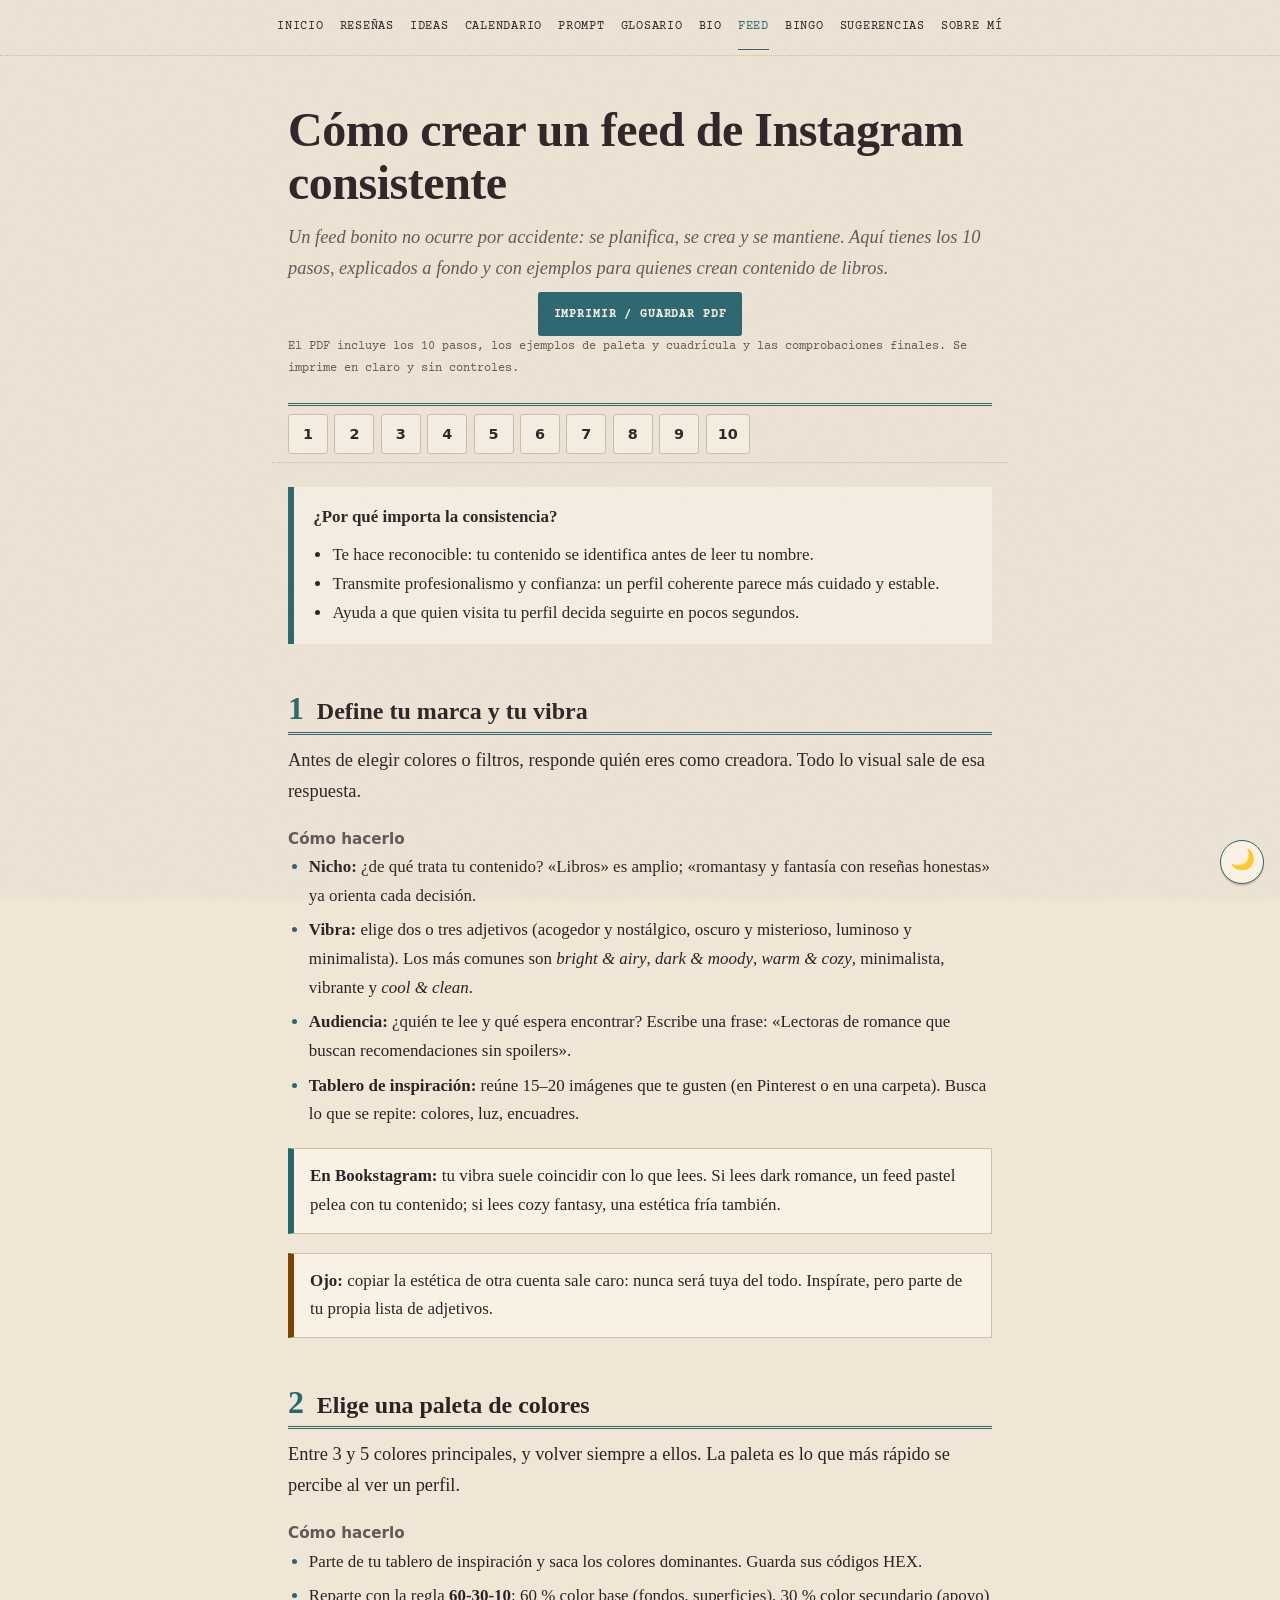
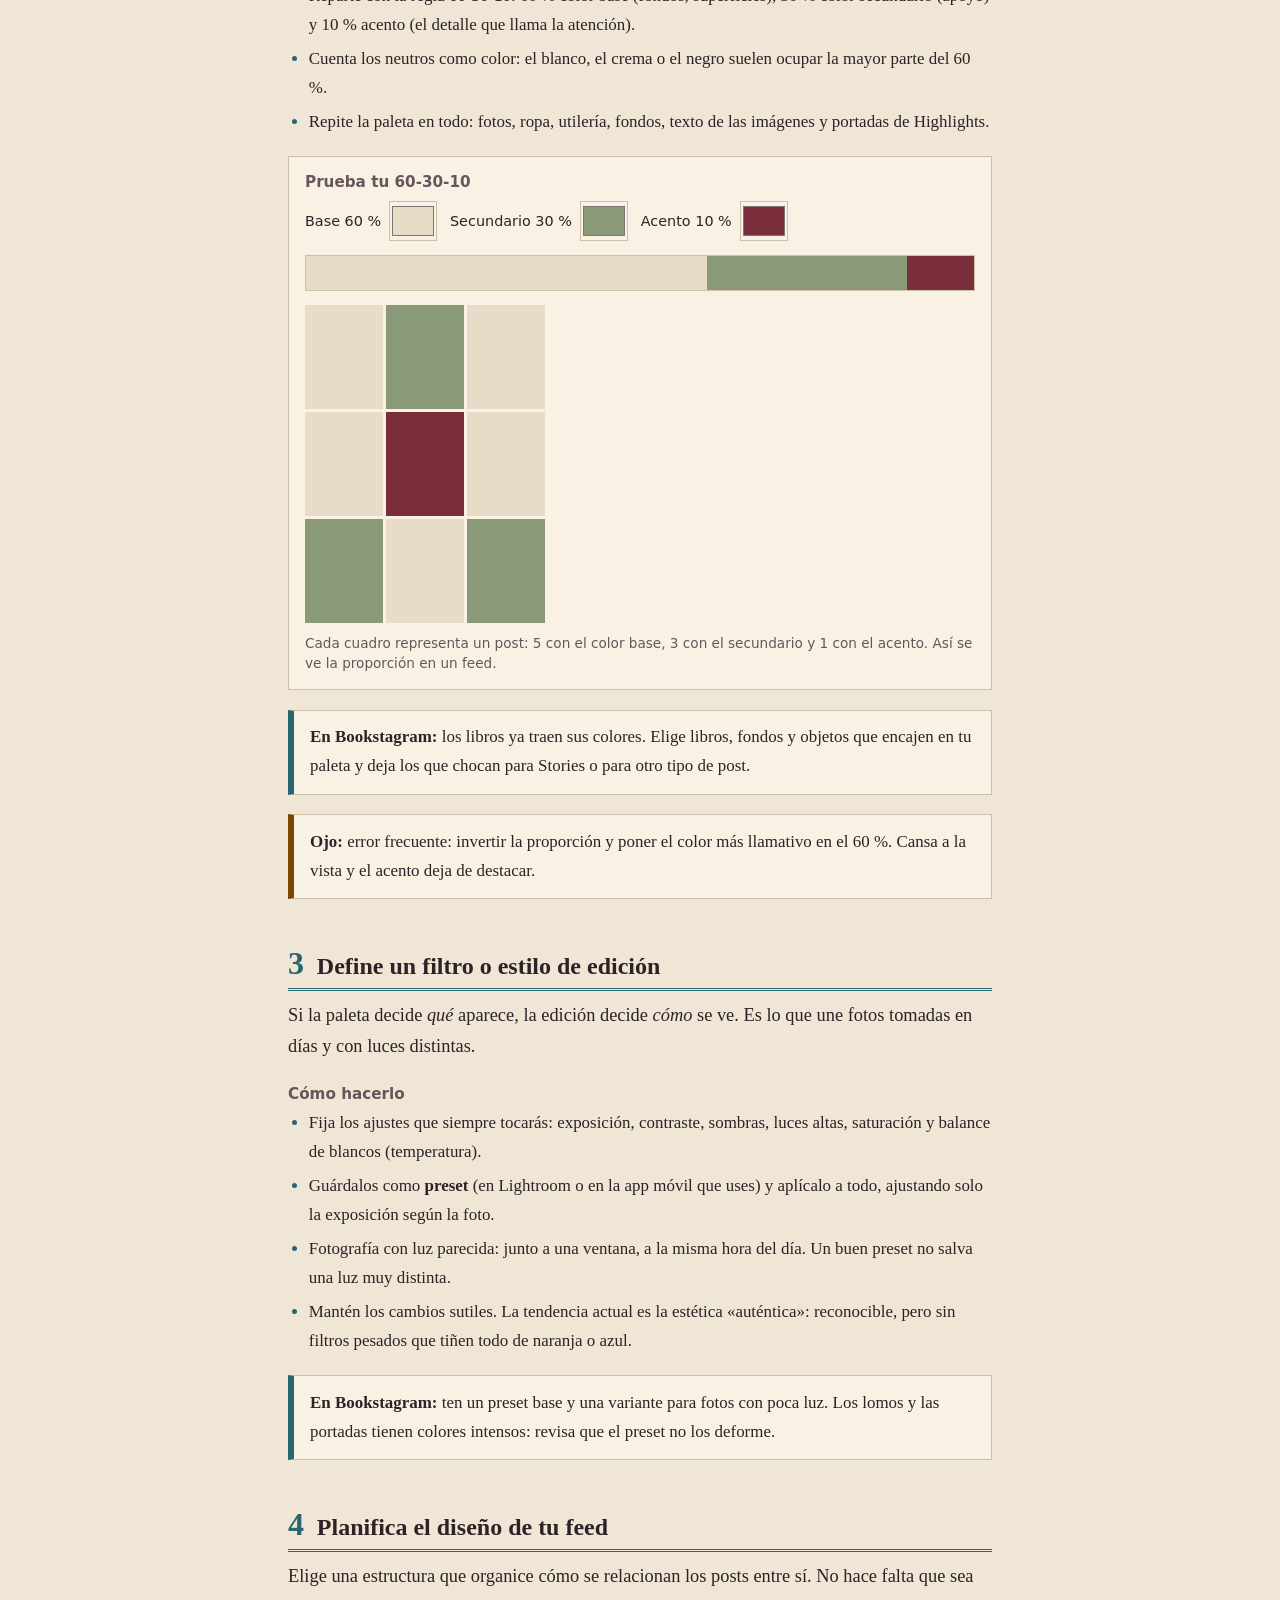
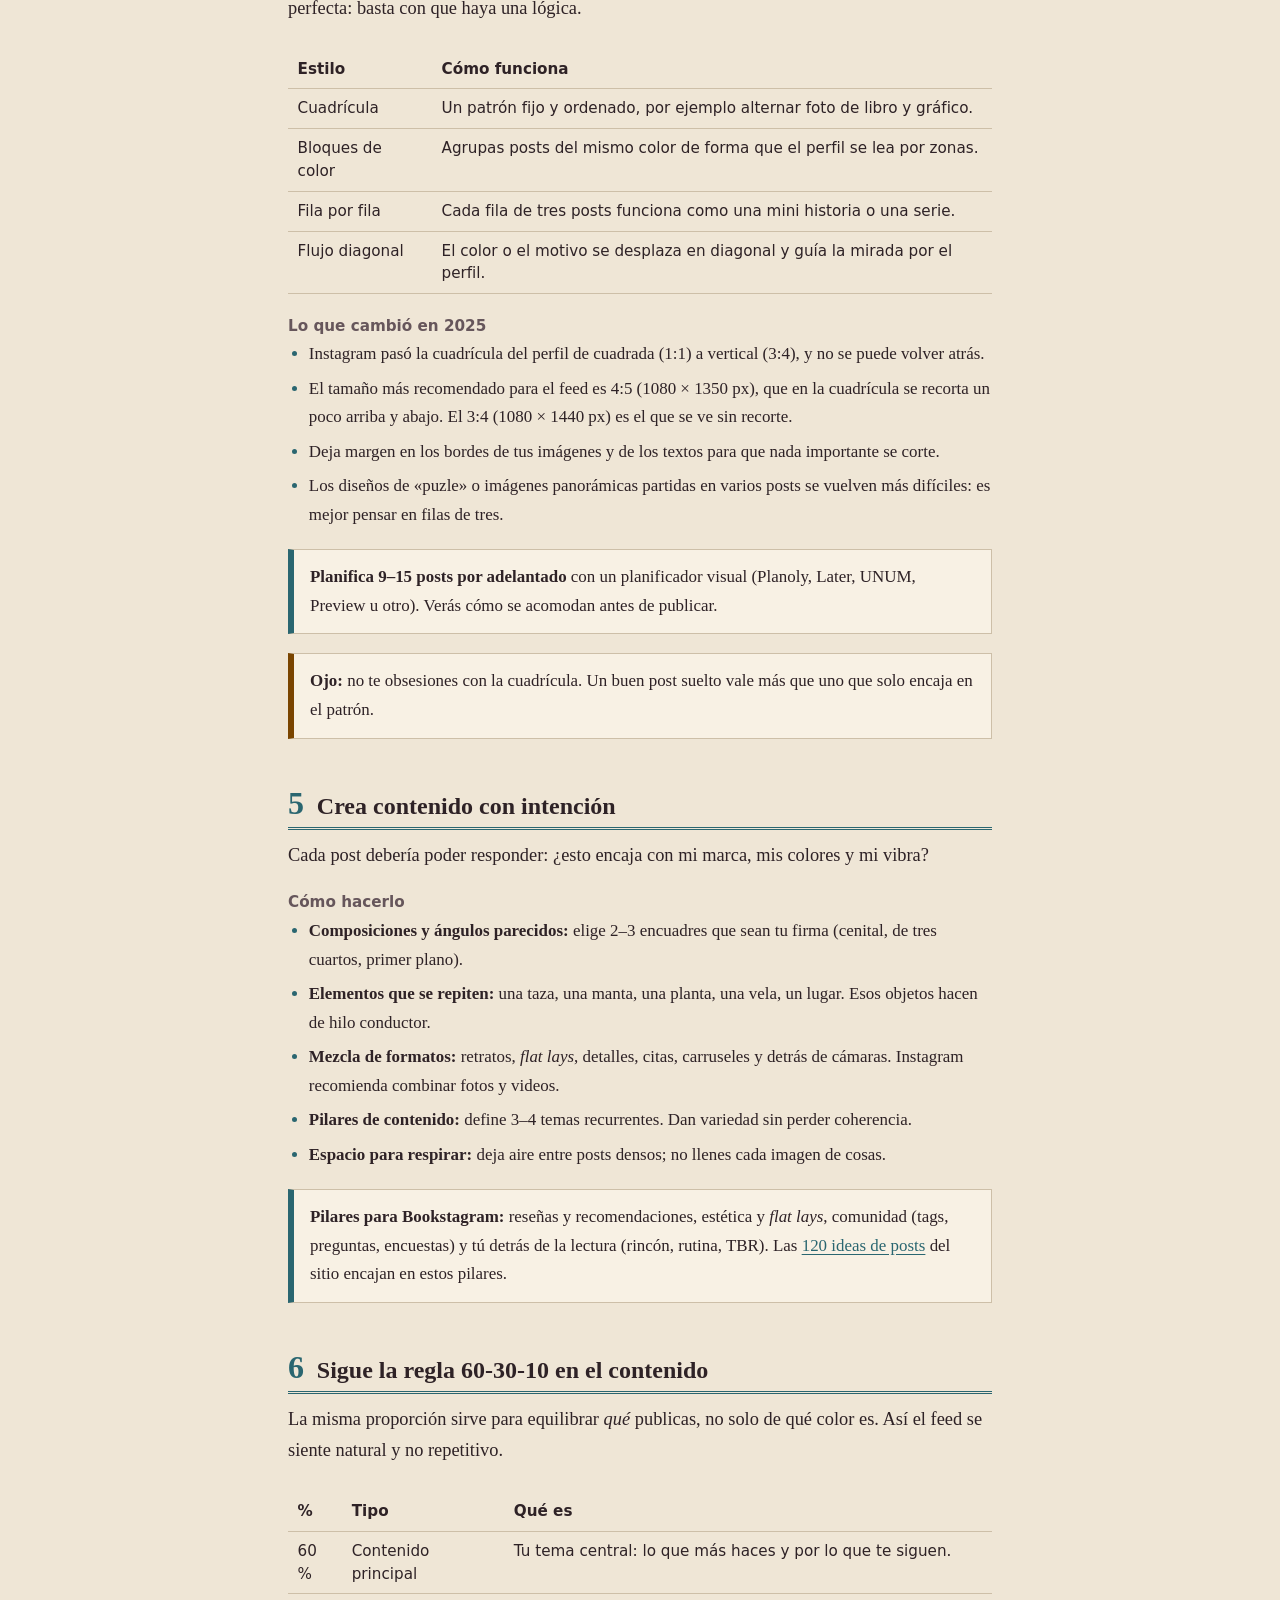
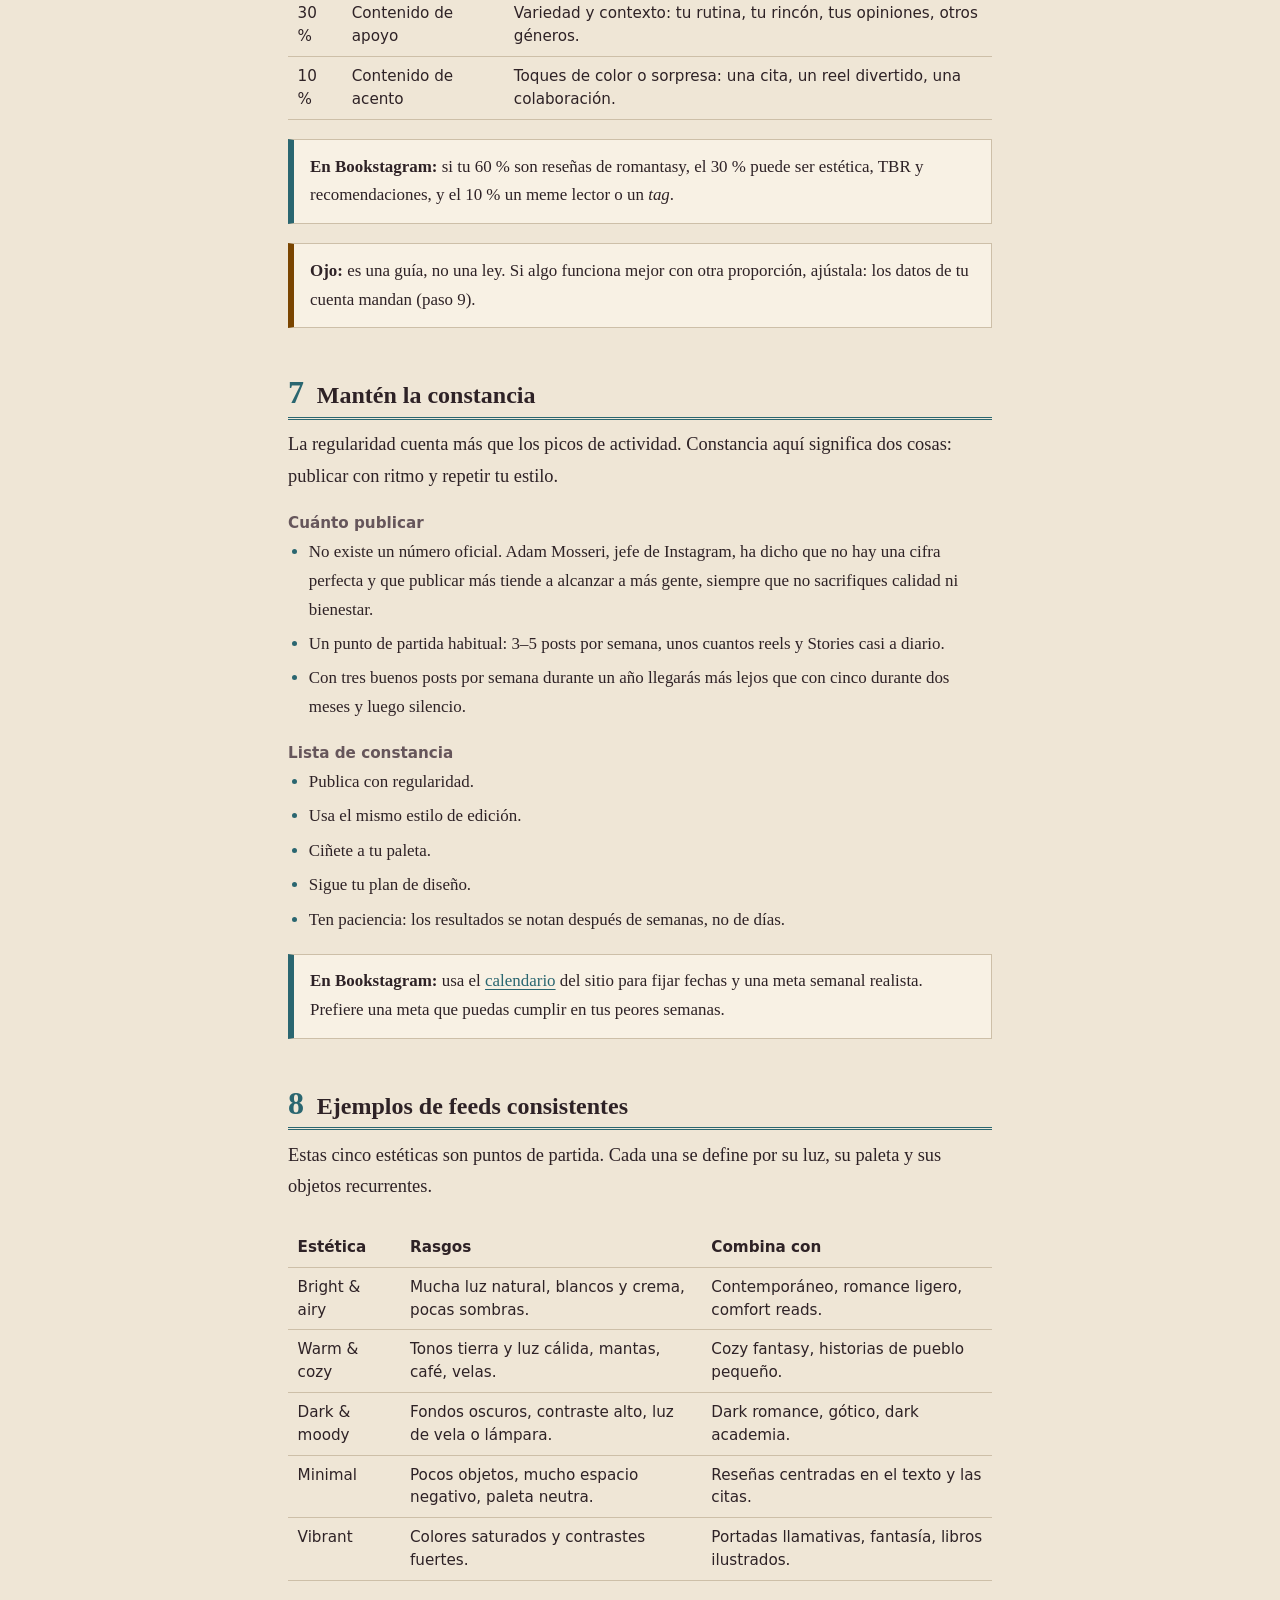
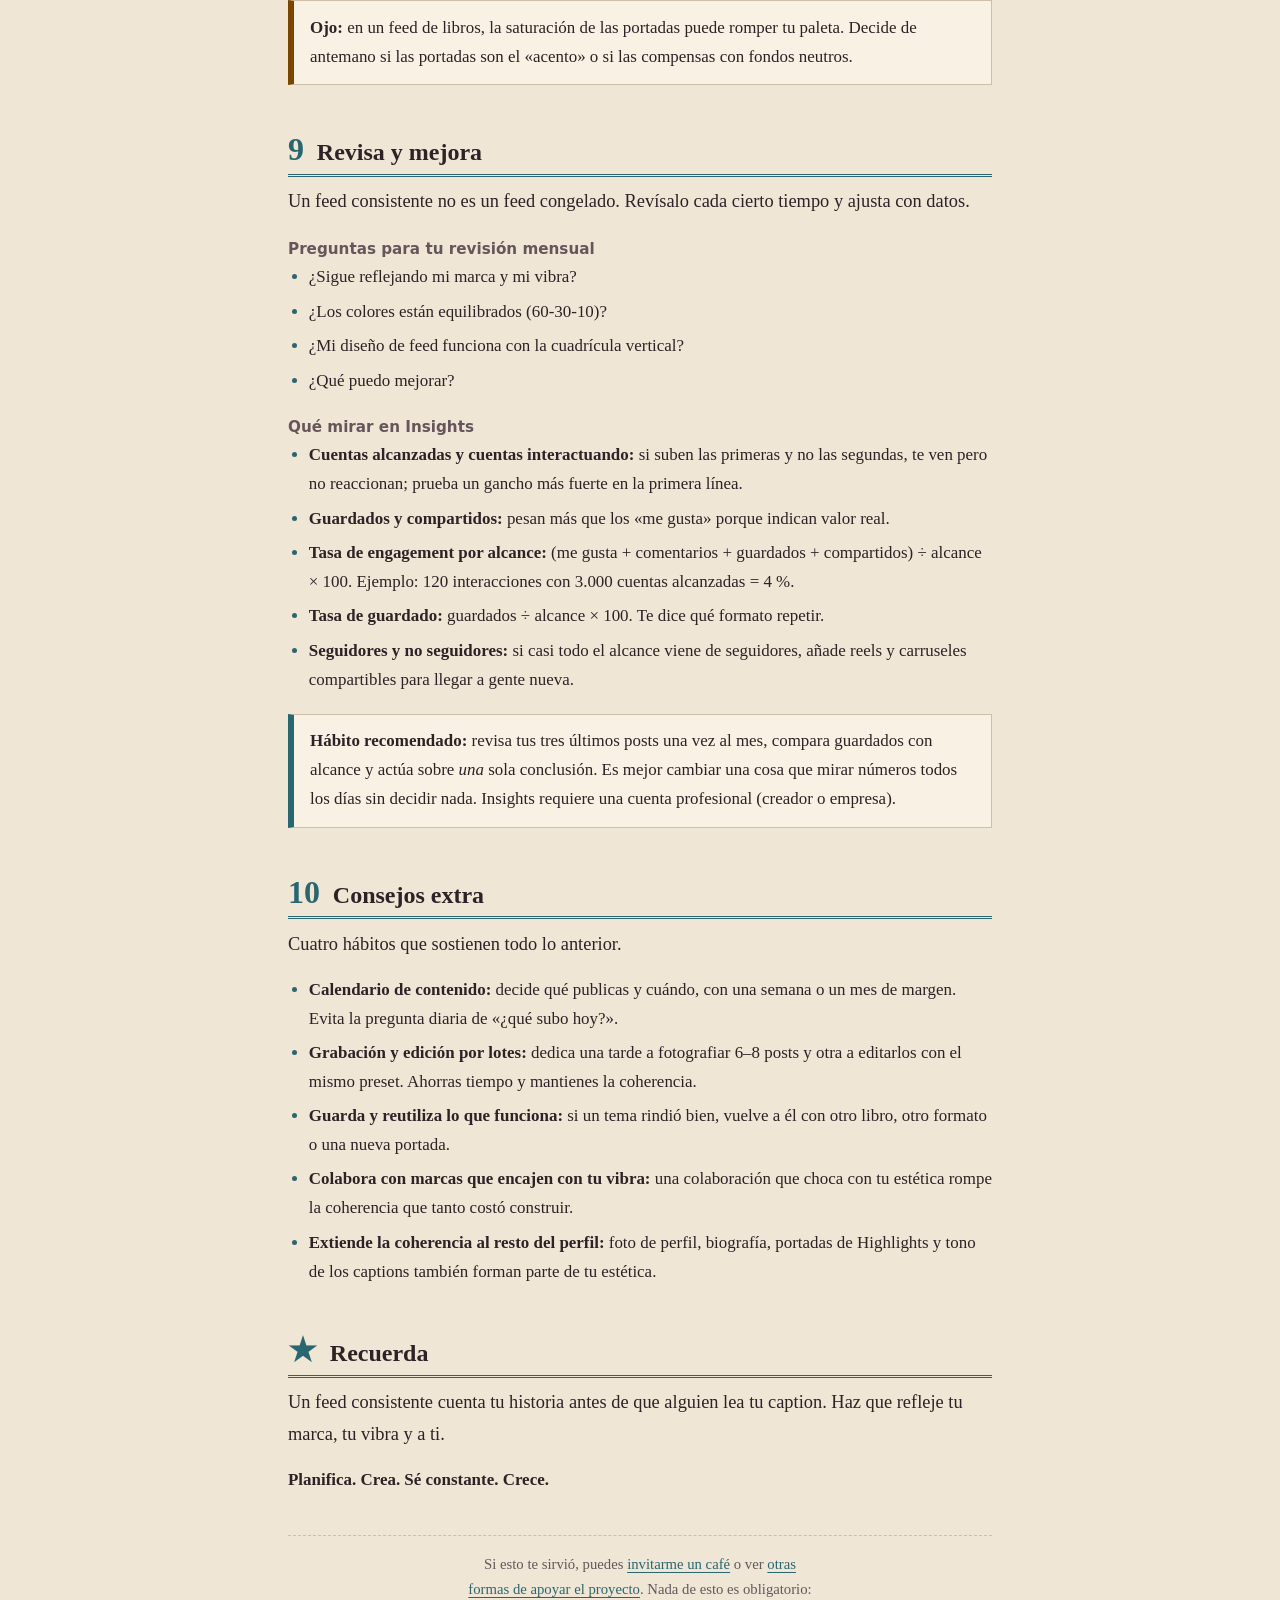
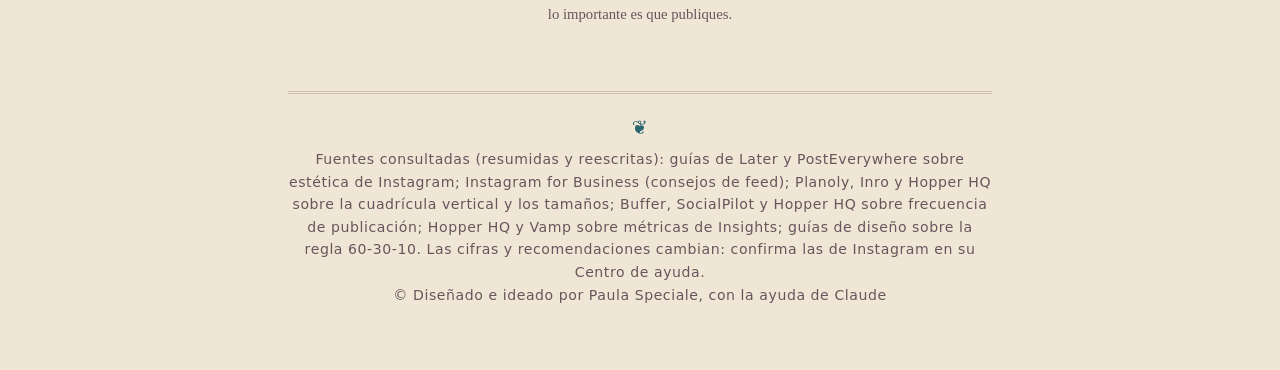
<file: consistencia.html>
<!DOCTYPE html>
<html lang="es">
<head>
<meta charset="UTF-8">
<meta name="viewport" content="width=device-width, initial-scale=1">
<meta name="color-scheme" content="light dark">
<title>Cómo crear un feed de Instagram consistente: guía en 10 pasos</title>
<meta name="description" content="Los 10 pasos para crear un feed de Instagram coherente: paleta, cuadrícula, tipografía y pruebas, explicados a fondo y aplicados a Bookstagram.">
<meta name="theme-color" content="#efe6d6" media="(prefers-color-scheme: light)">
<meta name="theme-color" content="#211b24" media="(prefers-color-scheme: dark)">
<link rel="icon" href="data:image/svg+xml,%3Csvg xmlns='http://www.w3.org/2000/svg' viewBox='0 0 100 100'%3E%3Ctext y='.9em' font-size='90'%3E%F0%9F%93%9A%3C/text%3E%3C/svg%3E">
<meta name="robots" content="index,follow,max-image-preview:large">
<link rel="canonical" href="https://TU-DOMINIO.com/consistencia.html">
<link rel="alternate" hreflang="es" href="https://TU-DOMINIO.com/consistencia.html">
<link rel="alternate" hreflang="x-default" href="https://TU-DOMINIO.com/consistencia.html">
<meta property="og:type" content="website">
<meta property="og:locale" content="es_ES">
<meta property="og:site_name" content="Contenido BookTok">
<meta property="og:title" content="Cómo crear un feed de Instagram consistente: guía en 10 pasos">
<meta property="og:description" content="Los 10 pasos para crear un feed de Instagram coherente: paleta, cuadrícula, tipografía y pruebas, explicados a fondo y aplicados a Bookstagram.">
<meta property="og:url" content="https://TU-DOMINIO.com/consistencia.html">
<meta name="twitter:card" content="summary">
<meta name="twitter:title" content="Cómo crear un feed de Instagram consistente: guía en 10 pasos">
<meta name="twitter:description" content="Los 10 pasos para crear un feed de Instagram coherente: paleta, cuadrícula, tipografía y pruebas, explicados a fondo y aplicados a Bookstagram.">
<link rel="preload" href="fonts/courier-prime-latin-400-normal.woff2" as="font" type="font/woff2" crossorigin>
<link rel="stylesheet" href="css/base.css">
<style>
:root{
  color-scheme:light dark;
  --fondo:light-dark(#efe6d6,#211b24);--sup:light-dark(#f8f1e4,#2d2530);
  --texto:light-dark(#2e2226,#eee4d4);--suave:light-dark(#66565b,#c3b6b8);
  --borde:light-dark(#cdbfa8,#4d4151);--acento:light-dark(#7a2e3b,#e3b86a);
  --sobre:light-dark(#f8f1e4,#241a1e);--aviso:light-dark(#7a4500,#f0b252);
  --c1:#e8dcc8;--c2:#8a9a78;--c3:#7a2e3b;
  --serif:"Iowan Old Style",Baskerville,"Palatino Linotype",Palatino,Georgia,serif;
  --sans:system-ui,-apple-system,"Segoe UI",Roboto,sans-serif;
}
*{box-sizing:border-box}
html{scroll-behavior:smooth;scroll-padding-top:4.5rem}
@media(prefers-reduced-motion:reduce){html{scroll-behavior:auto}}
body{margin:0;max-width:none;padding:0;background:transparent;color:var(--texto);font:1.06rem/1.7 var(--serif)}
.wrap{max-width:46rem;margin:0 auto;padding:0 max(1rem,env(safe-area-inset-right)) 4rem max(1rem,env(safe-area-inset-left))}
a{color:var(--acento);text-underline-offset:.2em}
:focus-visible{outline:3px solid var(--acento);outline-offset:2px}
header{padding:3rem 0 1.5rem;border-bottom:3px double var(--acento)}
h1{margin:0 0 .75rem;padding:0;border:0;text-transform:none;font:700 clamp(1.9rem,7vw,3rem)/1.1 var(--serif);letter-spacing:-.01em}
.intro{margin:0;font-size:1.15rem;color:var(--suave);font-style:italic}
nav.idx{position:sticky;top:0;z-index:5;margin:0 -1rem;padding:.5rem 1rem;background:var(--fondo);border-bottom:1px dotted var(--borde);display:flex;gap:.4rem;overflow-x:auto;scrollbar-width:none}
nav.idx a{flex:none;min-width:2.5rem;min-height:2.5rem;display:grid;place-content:center;padding:0 .7rem;border:1px solid var(--borde);border-radius:.2rem;background:var(--sup);color:var(--texto);text-decoration:none;font:600 .9rem var(--sans)}
nav.idx a:hover{border-color:var(--acento);color:var(--acento)}
.por-que{margin:1.5rem 0 0;padding:1rem 1.2rem;background:var(--sup);border-left:.4rem solid var(--acento)}
.por-que p{margin:0 0 .6rem}.por-que ul{margin:0;padding-left:1.2rem}
.tip{margin-top:3rem}
.tip h2{display:flex;gap:.8rem;align-items:baseline;margin:0 0 .6rem;padding-bottom:.4rem;border-bottom:3px double var(--acento);font:700 1.5rem/1.25 var(--serif)}
.tip h2 span{flex:none;color:var(--acento);font:700 2rem/1 var(--serif)}
.lead{font-size:1.15rem;margin:0 0 1rem}
.tip h3{margin:1.4rem 0 .3rem;font:700 .95rem var(--sans);color:var(--suave)}
.tip ul,.tip ol{margin:0;padding-left:1.3rem}.tip li{margin:.35rem 0}.tip li::marker{color:var(--acento)}
.bk,.ojo{margin:1.2rem 0 0;padding:.8rem 1rem;background:var(--sup);border:1px solid var(--borde)}
.bk{border-left:.4rem solid var(--acento)}.ojo{border-left:.4rem solid var(--aviso)}
table{width:100%;border-collapse:collapse;margin-top:.6rem;font:.95rem/1.5 var(--sans)}
th,td{padding:.5rem .6rem;border-bottom:1px solid var(--borde);text-align:left;vertical-align:top}
th{font-weight:700}
.tabla{overflow-x:auto}
.paleta{margin-top:1.2rem;padding:1rem;background:var(--sup);border:1px solid var(--borde)}
.paleta h3{margin:0 0 .6rem}
.pickers{display:flex;flex-wrap:wrap;gap:.8rem}
.pickers label{display:flex;align-items:center;gap:.5rem;font:.9rem var(--sans)}
.pickers input{width:3rem;height:2.5rem;padding:0;border:1px solid var(--borde);background:none;cursor:pointer}
.barra{display:flex;height:2.2rem;margin:.9rem 0;border:1px solid var(--borde)}
.barra i{display:block}.barra i:nth-child(1){flex:60;background:var(--c1)}.barra i:nth-child(2){flex:30;background:var(--c2)}.barra i:nth-child(3){flex:10;background:var(--c3)}
.mini{display:grid;grid-template-columns:repeat(3,1fr);gap:3px;max-width:15rem}
.mini i{aspect-ratio:3/4;background:var(--c1)}
.mini i:nth-child(2),.mini i:nth-child(7),.mini i:nth-child(9){background:var(--c2)}
.mini i:nth-child(5){background:var(--c3)}
.nota{margin:.6rem 0 0;font:.85rem/1.5 var(--sans);color:var(--suave)}
footer{margin-top:4rem;padding-top:1.2rem;border-top:3px double var(--borde);font:.88rem/1.6 var(--sans);color:var(--suave)}
footer ul{padding-left:1.2rem}
@media print{nav.idx,.paleta input,.no-print{display:none!important}.tip,.por-que{break-inside:avoid}.tip h2,.tip h3{break-after:avoid}body{background:#fff;color:#000}a{color:#000;text-decoration:none}}
</style>
<script src="js/nucleo/theme.js"></script>
<script type="application/ld+json">{"@context":"https://schema.org","@graph":[{"@type":"WebPage","url":"https://TU-DOMINIO.com/consistencia.html","name":"Cómo crear un feed de Instagram consistente: guía en 10 pasos","description":"Los 10 pasos para crear un feed de Instagram coherente: paleta, cuadrícula, tipografía y pruebas, explicados a fondo y aplicados a Bookstagram.","inLanguage":"es"},{"@type":"BreadcrumbList","itemListElement":[{"@type":"ListItem","position":1,"name":"Inicio","item":"https://TU-DOMINIO.com/"},{"@type":"ListItem","position":2,"name":"Feed","item":"https://TU-DOMINIO.com/consistencia.html"}]}]}</script>
</head>
<body>
<a class="saltar" href="#contenido">Saltar al contenido</a>
<nav class="menu" aria-label="Principal">
<a href="index.html">Inicio</a>
<a href="resena.html">Reseñas</a>
<a href="ideas.html">Ideas</a>
<a href="calendario.html">Calendario</a>
<a href="generadorprompt.html">Prompt</a>
<a href="glosario.html">Glosario</a>
<a href="bio.html">Bio</a>
<a href="consistencia.html" aria-current="page">Feed</a>
<a href="bingo.html">Bingo</a>
<a href="sugerencias.html">Sugerencias</a>
<a href="sobre-mi.html">Sobre mí</a>
</nav>
<div class="wrap">
<header>
<h1>Cómo crear un feed de Instagram consistente</h1>
<p class="intro">Un feed bonito no ocurre por accidente: se planifica, se crea y se mantiene. Aquí tienes los 10 pasos, explicados a fondo y con ejemplos para quienes crean contenido de libros.</p>
<div class="botones centrado no-print">
<button type="button" id="imprimir-consistencia" class="primario">Imprimir / guardar PDF</button>
</div>
<p class="ayuda no-print">El PDF incluye los 10 pasos, los ejemplos de paleta y cuadrícula y las comprobaciones finales. Se imprime en claro y sin controles.</p>
</header>
<nav class="idx" aria-label="Ir a un paso">
<a href="#t1">1</a><a href="#t2">2</a><a href="#t3">3</a><a href="#t4">4</a><a href="#t5">5</a><a href="#t6">6</a><a href="#t7">7</a><a href="#t8">8</a><a href="#t9">9</a><a href="#t10">10</a>
</nav>
<main id="contenido" tabindex="-1">
<div class="por-que">
<p><strong>¿Por qué importa la consistencia?</strong></p>
<ul>
<li>Te hace reconocible: tu contenido se identifica antes de leer tu nombre.</li>
<li>Transmite profesionalismo y confianza: un perfil coherente parece más cuidado y estable.</li>
<li>Ayuda a que quien visita tu perfil decida seguirte en pocos segundos.</li>
</ul>
</div>

<section class="tip" id="t1">
<h2><span>1</span>Define tu marca y tu vibra</h2>
<p class="lead">Antes de elegir colores o filtros, responde quién eres como creadora. Todo lo visual sale de esa respuesta.</p>
<h3>Cómo hacerlo</h3>
<ul>
<li><strong>Nicho:</strong> ¿de qué trata tu contenido? «Libros» es amplio; «romantasy y fantasía con reseñas honestas» ya orienta cada decisión.</li>
<li><strong>Vibra:</strong> elige dos o tres adjetivos (acogedor y nostálgico, oscuro y misterioso, luminoso y minimalista). Los más comunes son <em>bright &amp; airy</em>, <em>dark &amp; moody</em>, <em>warm &amp; cozy</em>, minimalista, vibrante y <em>cool &amp; clean</em>.</li>
<li><strong>Audiencia:</strong> ¿quién te lee y qué espera encontrar? Escribe una frase: «Lectoras de romance que buscan recomendaciones sin spoilers».</li>
<li><strong>Tablero de inspiración:</strong> reúne 15–20 imágenes que te gusten (en Pinterest o en una carpeta). Busca lo que se repite: colores, luz, encuadres.</li>
</ul>
<p class="bk"><strong>En Bookstagram:</strong> tu vibra suele coincidir con lo que lees. Si lees dark romance, un feed pastel pelea con tu contenido; si lees cozy fantasy, una estética fría también.</p>
<p class="ojo"><strong>Ojo:</strong> copiar la estética de otra cuenta sale caro: nunca será tuya del todo. Inspírate, pero parte de tu propia lista de adjetivos.</p>
</section>

<section class="tip" id="t2">
<h2><span>2</span>Elige una paleta de colores</h2>
<p class="lead">Entre 3 y 5 colores principales, y volver siempre a ellos. La paleta es lo que más rápido se percibe al ver un perfil.</p>
<h3>Cómo hacerlo</h3>
<ul>
<li>Parte de tu tablero de inspiración y saca los colores dominantes. Guarda sus códigos HEX.</li>
<li>Reparte con la regla <strong>60-30-10</strong>: 60 % color base (fondos, superficies), 30 % color secundario (apoyo) y 10 % acento (el detalle que llama la atención).</li>
<li>Cuenta los neutros como color: el blanco, el crema o el negro suelen ocupar la mayor parte del 60 %.</li>
<li>Repite la paleta en todo: fotos, ropa, utilería, fondos, texto de las imágenes y portadas de Highlights.</li>
</ul>
<div class="paleta">
<h3>Prueba tu 60-30-10</h3>
<div class="pickers">
<label>Base 60 % <input type="color" id="p1" value="#e8dcc8" aria-label="Color base"></label>
<label>Secundario 30 % <input type="color" id="p2" value="#8a9a78" aria-label="Color secundario"></label>
<label>Acento 10 % <input type="color" id="p3" value="#7a2e3b" aria-label="Color de acento"></label>
</div>
<div class="barra" aria-hidden="true"><i></i><i></i><i></i></div>
<div class="mini" aria-hidden="true"><i></i><i></i><i></i><i></i><i></i><i></i><i></i><i></i><i></i></div>
<p class="nota">Cada cuadro representa un post: 5 con el color base, 3 con el secundario y 1 con el acento. Así se ve la proporción en un feed.</p>
</div>
<p class="bk"><strong>En Bookstagram:</strong> los libros ya traen sus colores. Elige libros, fondos y objetos que encajen en tu paleta y deja los que chocan para Stories o para otro tipo de post.</p>
<p class="ojo"><strong>Ojo:</strong> error frecuente: invertir la proporción y poner el color más llamativo en el 60 %. Cansa a la vista y el acento deja de destacar.</p>
</section>

<section class="tip" id="t3">
<h2><span>3</span>Define un filtro o estilo de edición</h2>
<p class="lead">Si la paleta decide <em>qué</em> aparece, la edición decide <em>cómo</em> se ve. Es lo que une fotos tomadas en días y con luces distintas.</p>
<h3>Cómo hacerlo</h3>
<ul>
<li>Fija los ajustes que siempre tocarás: exposición, contraste, sombras, luces altas, saturación y balance de blancos (temperatura).</li>
<li>Guárdalos como <strong>preset</strong> (en Lightroom o en la app móvil que uses) y aplícalo a todo, ajustando solo la exposición según la foto.</li>
<li>Fotografía con luz parecida: junto a una ventana, a la misma hora del día. Un buen preset no salva una luz muy distinta.</li>
<li>Mantén los cambios sutiles. La tendencia actual es la estética «auténtica»: reconocible, pero sin filtros pesados que tiñen todo de naranja o azul.</li>
</ul>
<p class="bk"><strong>En Bookstagram:</strong> ten un preset base y una variante para fotos con poca luz. Los lomos y las portadas tienen colores intensos: revisa que el preset no los deforme.</p>
</section>

<section class="tip" id="t4">
<h2><span>4</span>Planifica el diseño de tu feed</h2>
<p class="lead">Elige una estructura que organice cómo se relacionan los posts entre sí. No hace falta que sea perfecta: basta con que haya una lógica.</p>
<div class="tabla"><table>
<tr><th>Estilo</th><th>Cómo funciona</th></tr>
<tr><td>Cuadrícula</td><td>Un patrón fijo y ordenado, por ejemplo alternar foto de libro y gráfico.</td></tr>
<tr><td>Bloques de color</td><td>Agrupas posts del mismo color de forma que el perfil se lea por zonas.</td></tr>
<tr><td>Fila por fila</td><td>Cada fila de tres posts funciona como una mini historia o una serie.</td></tr>
<tr><td>Flujo diagonal</td><td>El color o el motivo se desplaza en diagonal y guía la mirada por el perfil.</td></tr>
</table></div>
<h3>Lo que cambió en 2025</h3>
<ul>
<li>Instagram pasó la cuadrícula del perfil de cuadrada (1:1) a vertical (3:4), y no se puede volver atrás.</li>
<li>El tamaño más recomendado para el feed es 4:5 (1080 × 1350 px), que en la cuadrícula se recorta un poco arriba y abajo. El 3:4 (1080 × 1440 px) es el que se ve sin recorte.</li>
<li>Deja margen en los bordes de tus imágenes y de los textos para que nada importante se corte.</li>
<li>Los diseños de «puzle» o imágenes panorámicas partidas en varios posts se vuelven más difíciles: es mejor pensar en filas de tres.</li>
</ul>
<p class="bk"><strong>Planifica 9–15 posts por adelantado</strong> con un planificador visual (Planoly, Later, UNUM, Preview u otro). Verás cómo se acomodan antes de publicar.</p>
<p class="ojo"><strong>Ojo:</strong> no te obsesiones con la cuadrícula. Un buen post suelto vale más que uno que solo encaja en el patrón.</p>
</section>

<section class="tip" id="t5">
<h2><span>5</span>Crea contenido con intención</h2>
<p class="lead">Cada post debería poder responder: ¿esto encaja con mi marca, mis colores y mi vibra?</p>
<h3>Cómo hacerlo</h3>
<ul>
<li><strong>Composiciones y ángulos parecidos:</strong> elige 2–3 encuadres que sean tu firma (cenital, de tres cuartos, primer plano).</li>
<li><strong>Elementos que se repiten:</strong> una taza, una manta, una planta, una vela, un lugar. Esos objetos hacen de hilo conductor.</li>
<li><strong>Mezcla de formatos:</strong> retratos, <em>flat lays</em>, detalles, citas, carruseles y detrás de cámaras. Instagram recomienda combinar fotos y videos.</li>
<li><strong>Pilares de contenido:</strong> define 3–4 temas recurrentes. Dan variedad sin perder coherencia.</li>
<li><strong>Espacio para respirar:</strong> deja aire entre posts densos; no llenes cada imagen de cosas.</li>
</ul>
<p class="bk"><strong>Pilares para Bookstagram:</strong> reseñas y recomendaciones, estética y <em>flat lays</em>, comunidad (tags, preguntas, encuestas) y tú detrás de la lectura (rincón, rutina, TBR). Las <a href="ideas.html">120 ideas de posts</a> del sitio encajan en estos pilares.</p>
</section>

<section class="tip" id="t6">
<h2><span>6</span>Sigue la regla 60-30-10 en el contenido</h2>
<p class="lead">La misma proporción sirve para equilibrar <em>qué</em> publicas, no solo de qué color es. Así el feed se siente natural y no repetitivo.</p>
<div class="tabla"><table>
<tr><th>%</th><th>Tipo</th><th>Qué es</th></tr>
<tr><td>60 %</td><td>Contenido principal</td><td>Tu tema central: lo que más haces y por lo que te siguen.</td></tr>
<tr><td>30 %</td><td>Contenido de apoyo</td><td>Variedad y contexto: tu rutina, tu rincón, tus opiniones, otros géneros.</td></tr>
<tr><td>10 %</td><td>Contenido de acento</td><td>Toques de color o sorpresa: una cita, un reel divertido, una colaboración.</td></tr>
</table></div>
<p class="bk"><strong>En Bookstagram:</strong> si tu 60 % son reseñas de romantasy, el 30 % puede ser estética, TBR y recomendaciones, y el 10 % un meme lector o un <em>tag</em>.</p>
<p class="ojo"><strong>Ojo:</strong> es una guía, no una ley. Si algo funciona mejor con otra proporción, ajústala: los datos de tu cuenta mandan (paso 9).</p>
</section>

<section class="tip" id="t7">
<h2><span>7</span>Mantén la constancia</h2>
<p class="lead">La regularidad cuenta más que los picos de actividad. Constancia aquí significa dos cosas: publicar con ritmo y repetir tu estilo.</p>
<h3>Cuánto publicar</h3>
<ul>
<li>No existe un número oficial. Adam Mosseri, jefe de Instagram, ha dicho que no hay una cifra perfecta y que publicar más tiende a alcanzar a más gente, siempre que no sacrifiques calidad ni bienestar.</li>
<li>Un punto de partida habitual: 3–5 posts por semana, unos cuantos reels y Stories casi a diario.</li>
<li>Con tres buenos posts por semana durante un año llegarás más lejos que con cinco durante dos meses y luego silencio.</li>
</ul>
<h3>Lista de constancia</h3>
<ul>
<li>Publica con regularidad.</li>
<li>Usa el mismo estilo de edición.</li>
<li>Ciñete a tu paleta.</li>
<li>Sigue tu plan de diseño.</li>
<li>Ten paciencia: los resultados se notan después de semanas, no de días.</li>
</ul>
<p class="bk"><strong>En Bookstagram:</strong> usa el <a href="calendario.html">calendario</a> del sitio para fijar fechas y una meta semanal realista. Prefiere una meta que puedas cumplir en tus peores semanas.</p>
</section>

<section class="tip" id="t8">
<h2><span>8</span>Ejemplos de feeds consistentes</h2>
<p class="lead">Estas cinco estéticas son puntos de partida. Cada una se define por su luz, su paleta y sus objetos recurrentes.</p>
<div class="tabla"><table>
<tr><th>Estética</th><th>Rasgos</th><th>Combina con</th></tr>
<tr><td>Bright &amp; airy</td><td>Mucha luz natural, blancos y crema, pocas sombras.</td><td>Contemporáneo, romance ligero, comfort reads.</td></tr>
<tr><td>Warm &amp; cozy</td><td>Tonos tierra y luz cálida, mantas, café, velas.</td><td>Cozy fantasy, historias de pueblo pequeño.</td></tr>
<tr><td>Dark &amp; moody</td><td>Fondos oscuros, contraste alto, luz de vela o lámpara.</td><td>Dark romance, gótico, dark academia.</td></tr>
<tr><td>Minimal</td><td>Pocos objetos, mucho espacio negativo, paleta neutra.</td><td>Reseñas centradas en el texto y las citas.</td></tr>
<tr><td>Vibrant</td><td>Colores saturados y contrastes fuertes.</td><td>Portadas llamativas, fantasía, libros ilustrados.</td></tr>
</table></div>
<p class="ojo"><strong>Ojo:</strong> en un feed de libros, la saturación de las portadas puede romper tu paleta. Decide de antemano si las portadas son el «acento» o si las compensas con fondos neutros.</p>
</section>

<section class="tip" id="t9">
<h2><span>9</span>Revisa y mejora</h2>
<p class="lead">Un feed consistente no es un feed congelado. Revísalo cada cierto tiempo y ajusta con datos.</p>
<h3>Preguntas para tu revisión mensual</h3>
<ul>
<li>¿Sigue reflejando mi marca y mi vibra?</li>
<li>¿Los colores están equilibrados (60-30-10)?</li>
<li>¿Mi diseño de feed funciona con la cuadrícula vertical?</li>
<li>¿Qué puedo mejorar?</li>
</ul>
<h3>Qué mirar en Insights</h3>
<ul>
<li><strong>Cuentas alcanzadas y cuentas interactuando:</strong> si suben las primeras y no las segundas, te ven pero no reaccionan; prueba un gancho más fuerte en la primera línea.</li>
<li><strong>Guardados y compartidos:</strong> pesan más que los «me gusta» porque indican valor real.</li>
<li><strong>Tasa de engagement por alcance:</strong> (me gusta + comentarios + guardados + compartidos) ÷ alcance × 100. Ejemplo: 120 interacciones con 3.000 cuentas alcanzadas = 4 %.</li>
<li><strong>Tasa de guardado:</strong> guardados ÷ alcance × 100. Te dice qué formato repetir.</li>
<li><strong>Seguidores y no seguidores:</strong> si casi todo el alcance viene de seguidores, añade reels y carruseles compartibles para llegar a gente nueva.</li>
</ul>
<p class="bk"><strong>Hábito recomendado:</strong> revisa tus tres últimos posts una vez al mes, compara guardados con alcance y actúa sobre <em>una</em> sola conclusión. Es mejor cambiar una cosa que mirar números todos los días sin decidir nada. Insights requiere una cuenta profesional (creador o empresa).</p>
</section>

<section class="tip" id="t10">
<h2><span>10</span>Consejos extra</h2>
<p class="lead">Cuatro hábitos que sostienen todo lo anterior.</p>
<ul>
<li><strong>Calendario de contenido:</strong> decide qué publicas y cuándo, con una semana o un mes de margen. Evita la pregunta diaria de «¿qué subo hoy?».</li>
<li><strong>Grabación y edición por lotes:</strong> dedica una tarde a fotografiar 6–8 posts y otra a editarlos con el mismo preset. Ahorras tiempo y mantienes la coherencia.</li>
<li><strong>Guarda y reutiliza lo que funciona:</strong> si un tema rindió bien, vuelve a él con otro libro, otro formato o una nueva portada.</li>
<li><strong>Colabora con marcas que encajen con tu vibra:</strong> una colaboración que choca con tu estética rompe la coherencia que tanto costó construir.</li>
<li><strong>Extiende la coherencia al resto del perfil:</strong> foto de perfil, biografía, portadas de Highlights y tono de los captions también forman parte de tu estética.</li>
</ul>
</section>

<section class="tip" id="recuerda">
<h2><span>★</span>Recuerda</h2>
<p class="lead">Un feed consistente cuenta tu historia antes de que alguien lea tu caption. Haz que refleje tu marca, tu vibra y a ti.</p>
<p><strong>Planifica. Crea. Sé constante. Crece.</strong></p>
</section>
<aside class="apoyo no-print">
<p>Si esto te sirvió, puedes <a href="https://cafecito.app/paulaspeciale" rel="noopener" target="_blank">invitarme un café</a> o ver <a href="sobre-mi.html#donaciones">otras formas de apoyar el proyecto</a>. Nada de esto es obligatorio: lo importante es que publiques.</p>
</aside>
</main>

<footer>
<p>Fuentes consultadas (resumidas y reescritas): guías de Later y PostEverywhere sobre estética de Instagram; Instagram for Business (consejos de feed); Planoly, Inro y Hopper HQ sobre la cuadrícula vertical y los tamaños; Buffer, SocialPilot y Hopper HQ sobre frecuencia de publicación; Hopper HQ y Vamp sobre métricas de Insights; guías de diseño sobre la regla 60-30-10. Las cifras y recomendaciones cambian: confirma las de Instagram en su Centro de ayuda.</p>
<p>&copy; Diseñado e ideado por Paula Speciale, con la ayuda de Claude</p>
</footer>
</div>
<script src="js/paginas/consistencia.js"></script>
</body>
</html>
</file>
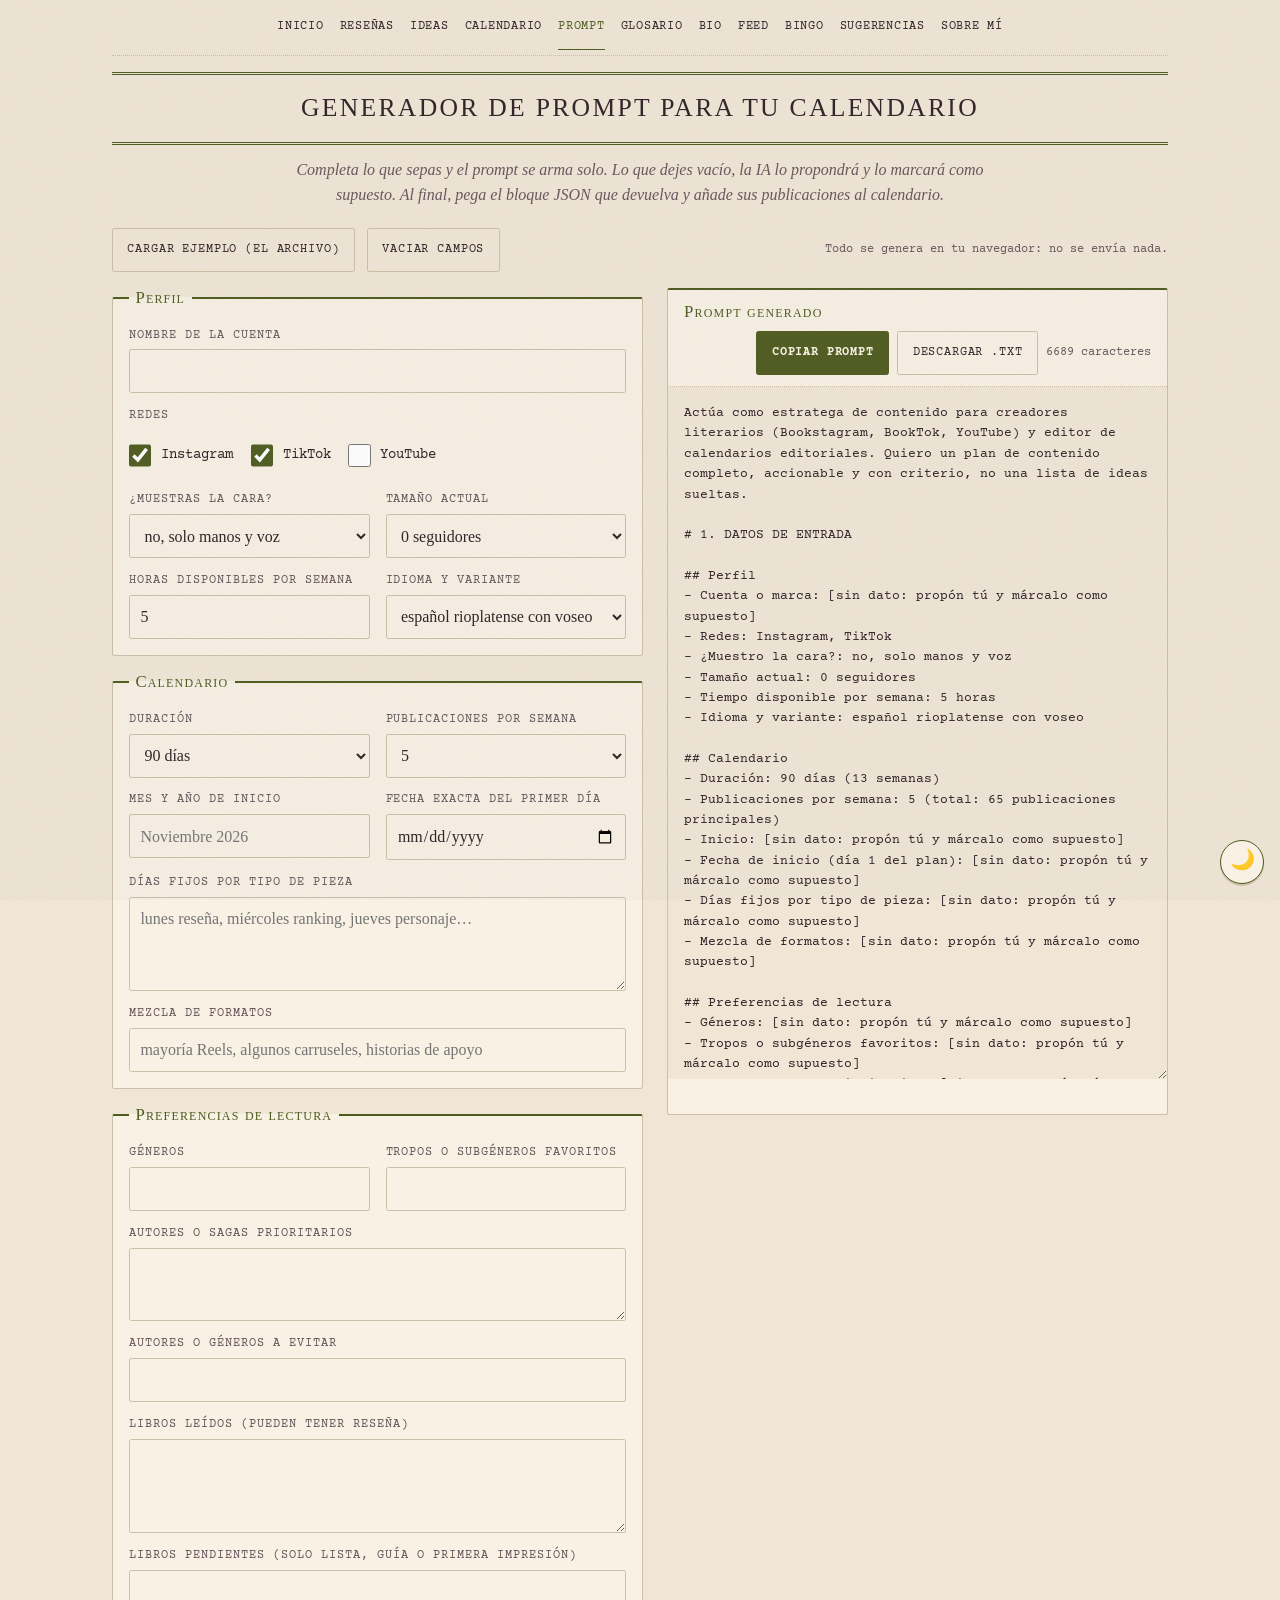
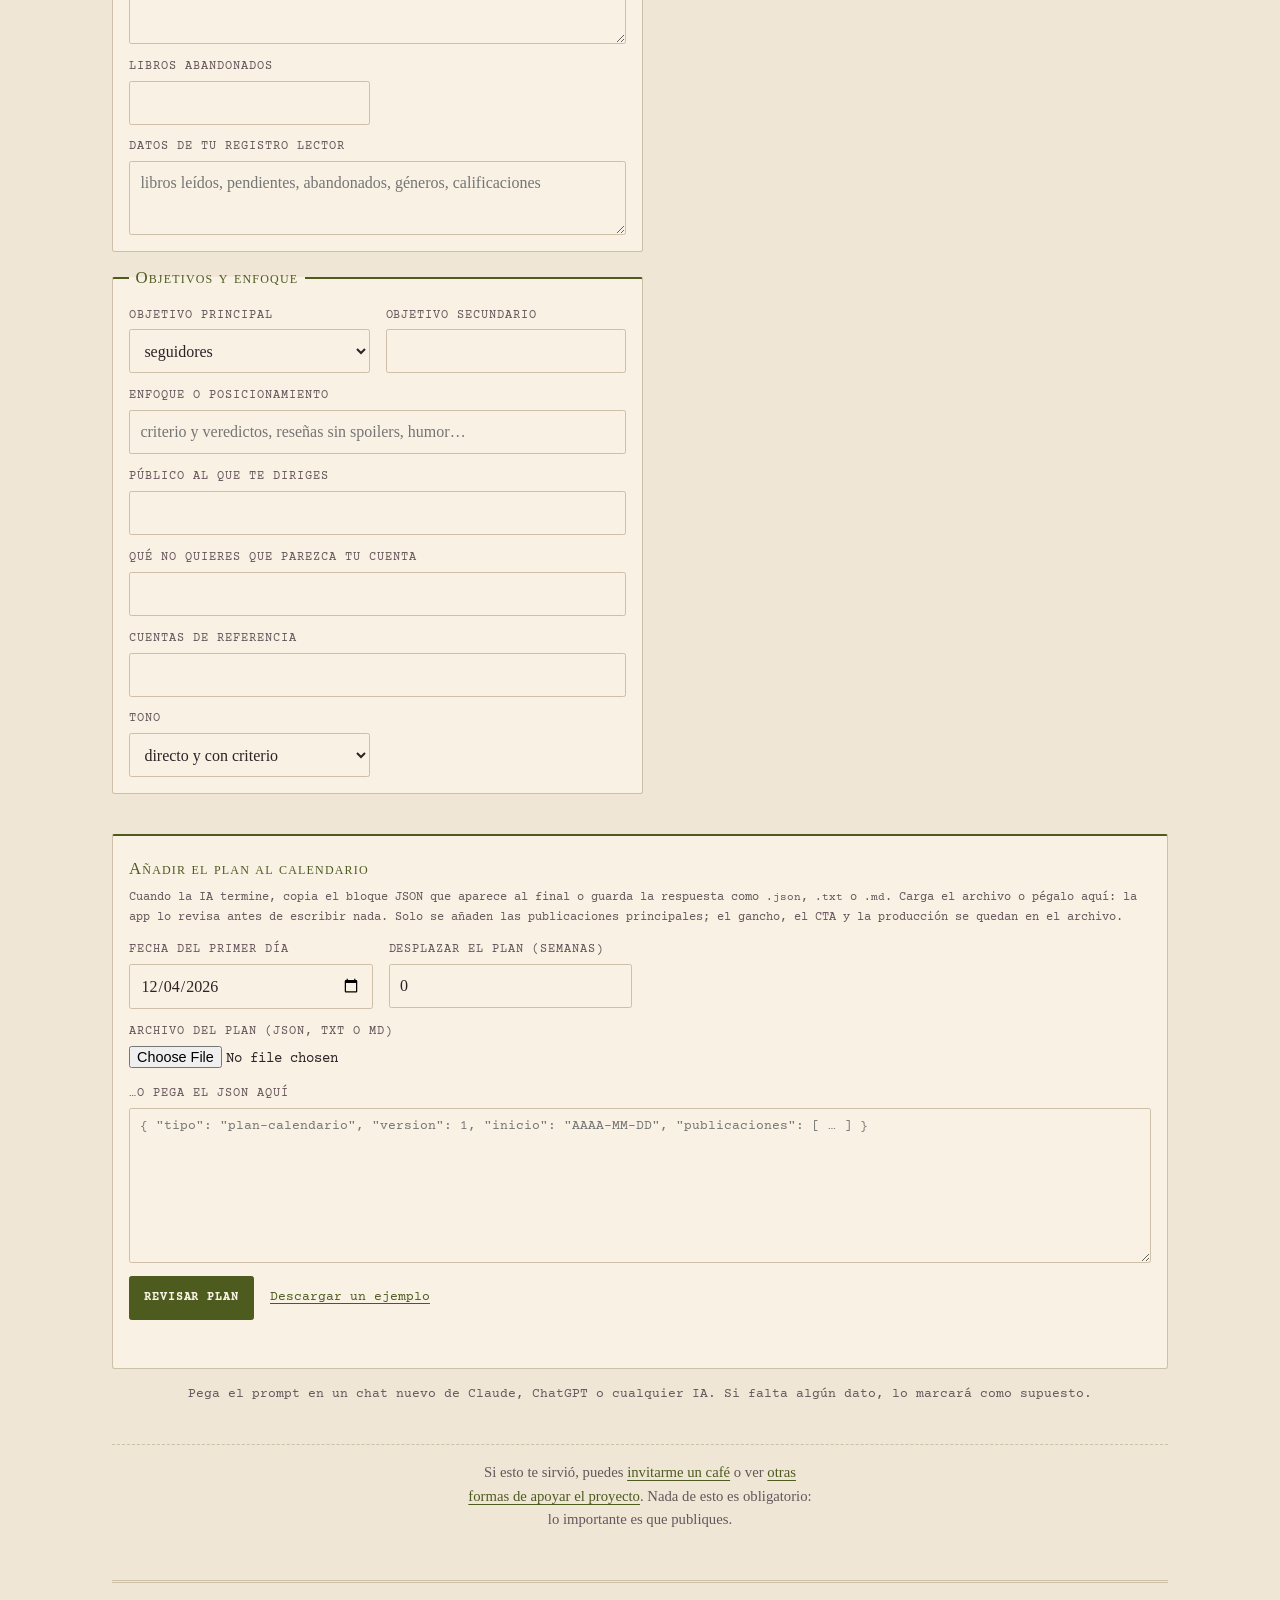
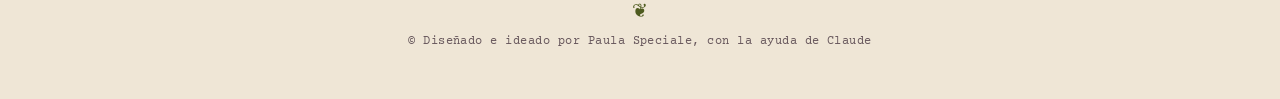
<file: generadorprompt.html>
<!DOCTYPE html>
<html lang="es">
<head>
<meta charset="UTF-8">
<meta name="viewport" content="width=device-width, initial-scale=1, viewport-fit=cover">
<meta name="color-scheme" content="light dark">
<title>Generador de prompt para tu calendario de contenido</title>
<meta name="description" content="Completa tus datos y obtén un prompt listo para pegar en ChatGPT, Claude o Gemini: calendario, franquicias, ganchos y métricas para tu cuenta literaria. Después puedes importar el plan JSON al calendario.">
<meta name="theme-color" content="#efe6d6" media="(prefers-color-scheme: light)">
<meta name="theme-color" content="#211b24" media="(prefers-color-scheme: dark)">
<link rel="icon" href="data:image/svg+xml,%3Csvg xmlns='http://www.w3.org/2000/svg' viewBox='0 0 100 100'%3E%3Ctext y='.9em' font-size='90'%3E%F0%9F%93%9A%3C/text%3E%3C/svg%3E">
<meta name="robots" content="index,follow,max-image-preview:large">
<link rel="canonical" href="https://TU-DOMINIO.com/generadorprompt.html">
<link rel="alternate" hreflang="es" href="https://TU-DOMINIO.com/generadorprompt.html">
<link rel="alternate" hreflang="x-default" href="https://TU-DOMINIO.com/generadorprompt.html">
<meta property="og:type" content="website">
<meta property="og:locale" content="es_ES">
<meta property="og:site_name" content="Contenido BookTok">
<meta property="og:title" content="Generador de prompt para tu calendario de contenido">
<meta property="og:description" content="Completa tus datos y obtén un prompt listo para pegar en ChatGPT, Claude o Gemini: calendario, franquicias, ganchos y métricas para tu cuenta literaria. Después puedes importar el plan JSON al calendario.">
<meta property="og:url" content="https://TU-DOMINIO.com/generadorprompt.html">
<meta name="twitter:card" content="summary">
<meta name="twitter:title" content="Generador de prompt para tu calendario de contenido">
<meta name="twitter:description" content="Completa tus datos y obtén un prompt listo para pegar en ChatGPT, Claude o Gemini: calendario, franquicias, ganchos y métricas para tu cuenta literaria. Después puedes importar el plan JSON al calendario.">
<link rel="preload" href="fonts/courier-prime-latin-400-normal.woff2" as="font" type="font/woff2" crossorigin>
<script type="application/ld+json">{"@context": "https://schema.org", "@graph": [{"@type": "WebPage", "url": "https://TU-DOMINIO.com/generadorprompt.html", "name": "Generador de prompt para tu calendario de contenido", "description": "Completa tus datos y obtén un prompt listo para pegar en ChatGPT, Claude o Gemini: calendario, franquicias, ganchos y métricas para tu cuenta literaria. Después puedes importar el plan JSON al calendario.", "inLanguage": "es"}, {"@type": "BreadcrumbList", "itemListElement": [{"@type": "ListItem", "position": 1, "name": "Inicio", "item": "https://TU-DOMINIO.com/"}, {"@type": "ListItem", "position": 2, "name": "Prompt", "item": "https://TU-DOMINIO.com/generadorprompt.html"}]}]}</script>
<link rel="stylesheet" href="css/base.css">
<link rel="stylesheet" href="css/paginas/generadorprompt.css">
<script src="js/nucleo/theme.js"></script>
</head>
<body class="pagina-app">
<a class="saltar" href="#contenido">Saltar al contenido</a>
<nav class="menu" aria-label="Principal">
<a href="index.html">Inicio</a>
<a href="resena.html">Reseñas</a>
<a href="ideas.html">Ideas</a>
<a href="calendario.html">Calendario</a>
<a href="generadorprompt.html" aria-current="page">Prompt</a>
<a href="glosario.html">Glosario</a>
<a href="bio.html">Bio</a>
<a href="consistencia.html">Feed</a>
<a href="bingo.html">Bingo</a>
<a href="sugerencias.html">Sugerencias</a>
<a href="sobre-mi.html">Sobre mí</a>
</nav>
<header class="encabezado">
<h1>Generador de prompt para tu calendario</h1>
<p class="intro">Completa lo que sepas y el prompt se arma solo. Lo que dejes vacío, la IA lo propondrá y lo marcará como supuesto. Al final, pega el bloque JSON que devuelva y añade sus publicaciones al calendario.</p>
</header>
<main id="contenido" tabindex="-1">
<div class="generador-acciones no-print">
<button type="button" id="ejemplo">Cargar ejemplo (El Archivo)</button>
<button type="button" id="limpiar">Vaciar campos</button>
<p class="ayuda">Todo se genera en tu navegador: no se envía nada.</p>
</div>

<div class="generador">
<form id="f" class="generador-form" autocomplete="off" aria-label="Datos para el prompt">
<fieldset>
<legend>Perfil</legend>
<div class="campos">
<label class="campo campo--ancho">Nombre de la cuenta<input type="text" id="marca"></label>
<div class="campo campo--ancho">
<p class="etiqueta" id="redes-titulo">Redes</p>
<div class="redes" role="group" aria-labelledby="redes-titulo">
<label class="check"><input type="checkbox" name="red" value="Instagram" checked> Instagram</label>
<label class="check"><input type="checkbox" name="red" value="TikTok" checked> TikTok</label>
<label class="check"><input type="checkbox" name="red" value="YouTube"> YouTube</label>
</div>
</div>
<label class="campo">¿Muestras la cara?<select id="cara"><option>no, solo manos y voz</option><option>sí</option><option>solo voz</option><option>solo texto</option></select></label>
<label class="campo">Tamaño actual<select id="tam"><option>0 seguidores</option><option>cuenta chica</option><option>cuenta mediana</option></select></label>
<label class="campo">Horas disponibles por semana<input type="number" id="horas" inputmode="numeric" min="1" max="40" value="5"></label>
<label class="campo">Idioma y variante<select id="idioma"><option>español rioplatense con voseo</option><option>español neutro</option><option>español de España</option><option>español mexicano</option></select></label>
</div>
</fieldset>

<fieldset>
<legend>Calendario</legend>
<div class="campos">
<label class="campo">Duración<select id="dur"><option value="30">30 días</option><option value="60">60 días</option><option value="90" selected>90 días</option></select></label>
<label class="campo">Publicaciones por semana<select id="pps"><option>3</option><option selected>5</option><option>7</option></select></label>
<label class="campo">Mes y año de inicio<input type="text" id="inicio" placeholder="Noviembre 2026"></label>
<label class="campo">Fecha exacta del primer día<input type="date" id="fechaInicio" min="2000-01-01" max="2100-12-31"></label>
<label class="campo campo--ancho">Días fijos por tipo de pieza<textarea id="dias" rows="3" placeholder="lunes reseña, miércoles ranking, jueves personaje…"></textarea></label>
<label class="campo campo--ancho">Mezcla de formatos<input type="text" id="mezcla" placeholder="mayoría Reels, algunos carruseles, historias de apoyo"></label>
</div>
</fieldset>

<fieldset>
<legend>Preferencias de lectura</legend>
<div class="campos">
<label class="campo">Géneros<input type="text" id="gen"></label>
<label class="campo">Tropos o subgéneros favoritos<input type="text" id="tropos"></label>
<label class="campo campo--ancho">Autores o sagas prioritarios<textarea id="aut" rows="2"></textarea></label>
<label class="campo campo--ancho">Autores o géneros a evitar<input type="text" id="evitar"></label>
<label class="campo campo--ancho">Libros leídos (pueden tener reseña)<textarea id="leidos" rows="3"></textarea></label>
<label class="campo campo--ancho">Libros pendientes (solo lista, guía o primera impresión)<textarea id="pend" rows="2"></textarea></label>
<label class="campo">Libros abandonados<input type="text" id="aband"></label>
<label class="campo campo--ancho">Datos de tu registro lector<textarea id="datos" rows="2" placeholder="libros leídos, pendientes, abandonados, géneros, calificaciones"></textarea></label>
</div>
</fieldset>

<fieldset>
<legend>Objetivos y enfoque</legend>
<div class="campos">
<label class="campo">Objetivo principal<select id="obj"><option>seguidores</option><option>guardados</option><option>comunidad</option><option>ventas de afiliados</option><option>marca personal</option><option>colaboraciones con editoriales</option></select></label>
<label class="campo">Objetivo secundario<input type="text" id="obj2"></label>
<label class="campo campo--ancho">Enfoque o posicionamiento<input type="text" id="enfoque" placeholder="criterio y veredictos, reseñas sin spoilers, humor…"></label>
<label class="campo campo--ancho">Público al que te diriges<input type="text" id="publico"></label>
<label class="campo campo--ancho">Qué no quieres que parezca tu cuenta<input type="text" id="no"></label>
<label class="campo campo--ancho">Cuentas de referencia<input type="text" id="ref"></label>
<label class="campo">Tono<select id="tono"><option>directo y con criterio</option><option>cálido</option><option>humorístico</option></select></label>
</div>
</fieldset>
</form>

<section class="generador-salida" aria-labelledby="salida-titulo">
<div class="generador-salida-cabecera">
<h2 id="salida-titulo">Prompt generado</h2>
<div class="generador-salida-acciones">
<button type="button" class="primario" id="copiar">Copiar prompt</button>
<button type="button" id="bajar">Descargar .txt</button>
<span class="generador-contador" id="cuenta"></span>
</div>
</div>
<textarea id="salida" readonly spellcheck="false" aria-labelledby="salida-titulo"></textarea>
<p id="msg" role="status" aria-live="polite"></p>
</section>
</div>

<section class="generador-plan no-print" id="plan" aria-labelledby="plan-titulo">
<h2 id="plan-titulo">Añadir el plan al calendario</h2>
<p class="ayuda">Cuando la IA termine, copia el bloque JSON que aparece al final o guarda la respuesta como <code>.json</code>, <code>.txt</code> o <code>.md</code>. Carga el archivo o pégalo aquí: la app lo revisa antes de escribir nada. Solo se añaden las publicaciones principales; el gancho, el CTA y la producción se quedan en el archivo.</p>
<div class="plan-campos">
<label class="campo">Fecha del primer día<input type="date" id="plan-inicio" min="2000-01-01" max="2100-12-31"></label>
<label class="campo">Desplazar el plan (semanas)<input type="number" id="plan-semanas" min="-52" max="52" step="1" value="0" inputmode="numeric"></label>
<label class="campo campo--ancho">Archivo del plan (JSON, TXT o MD)<input type="file" id="plan-archivo" accept=".json,.txt,.md,application/json,text/plain,text/markdown"></label>
<label class="campo campo--ancho">…o pega el JSON aquí<textarea id="plan-texto" rows="7" spellcheck="false" placeholder='{ "tipo": "plan-calendario", "version": 1, "inicio": "AAAA-MM-DD", "publicaciones": [ … ] }'></textarea></label>
</div>
<div class="plan-botones">
<button type="button" class="primario" id="plan-revisar">Revisar plan</button>
<a class="plan-ejemplo" href="datos/ejemplo-plan-calendario.json" download>Descargar un ejemplo</a>
</div>
<p id="plan-msg" class="ayuda" role="status" aria-live="polite"></p>
<div id="plan-preview" class="plan-preview" role="region" aria-label="Revisión del plan" tabindex="-1" hidden></div>
<p class="ayuda"><a id="plan-ir" href="calendario.html" hidden>Abrir el calendario</a></p>
</section>

<p class="generador-nota">Pega el prompt en un chat nuevo de Claude, ChatGPT o cualquier IA. Si falta algún dato, lo marcará como supuesto.</p>
<noscript><p class="vacio-msg">Este generador necesita JavaScript para armar el prompt. Actívalo en tu navegador y recarga la página.</p></noscript>
<aside class="apoyo no-print">
<p>Si esto te sirvió, puedes <a href="https://cafecito.app/paulaspeciale" rel="noopener" target="_blank">invitarme un café</a> o ver <a href="sobre-mi.html#donaciones">otras formas de apoyar el proyecto</a>. Nada de esto es obligatorio: lo importante es que publiques.</p>
</aside>
</main>
<footer>
  <p>&copy; Diseñado e ideado por Paula Speciale, con la ayuda de Claude</p>
</footer>
<script src="js/paginas/generadorprompt.js"></script>
</body>
</html>
</file>
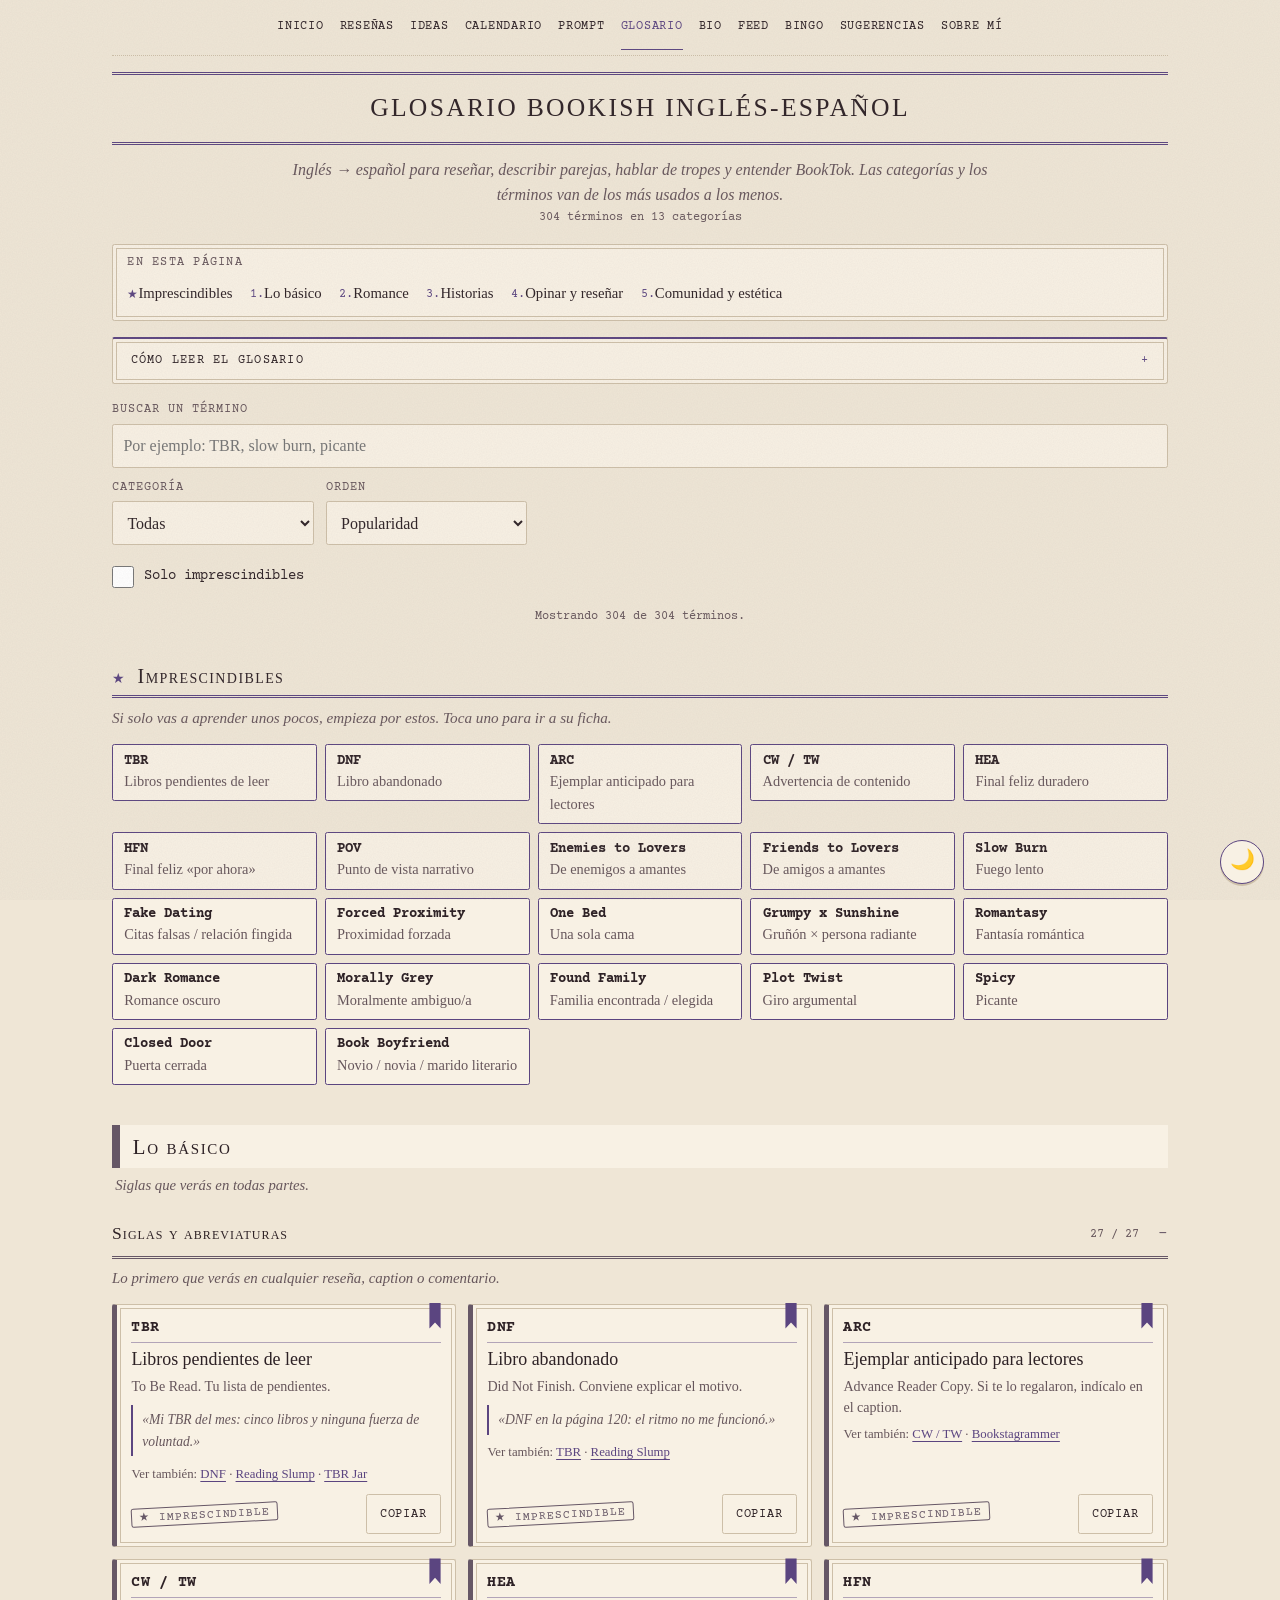
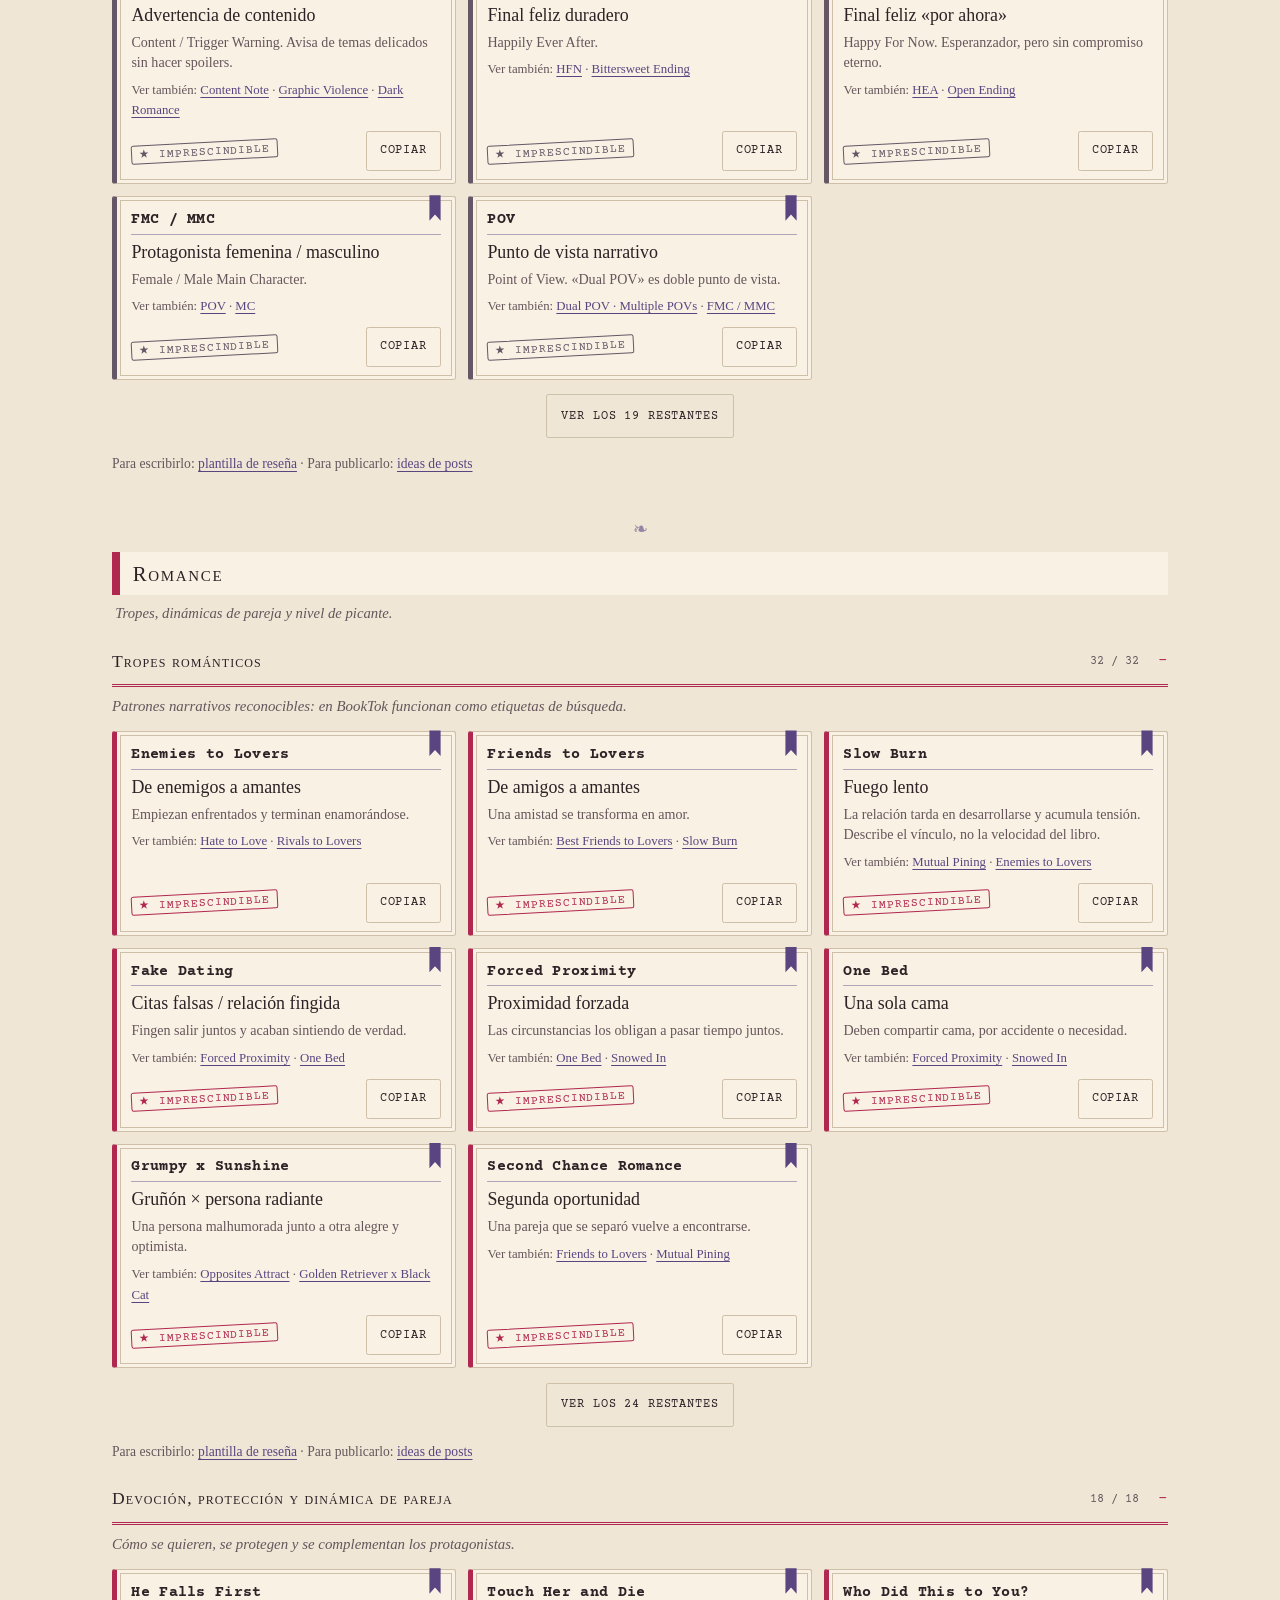
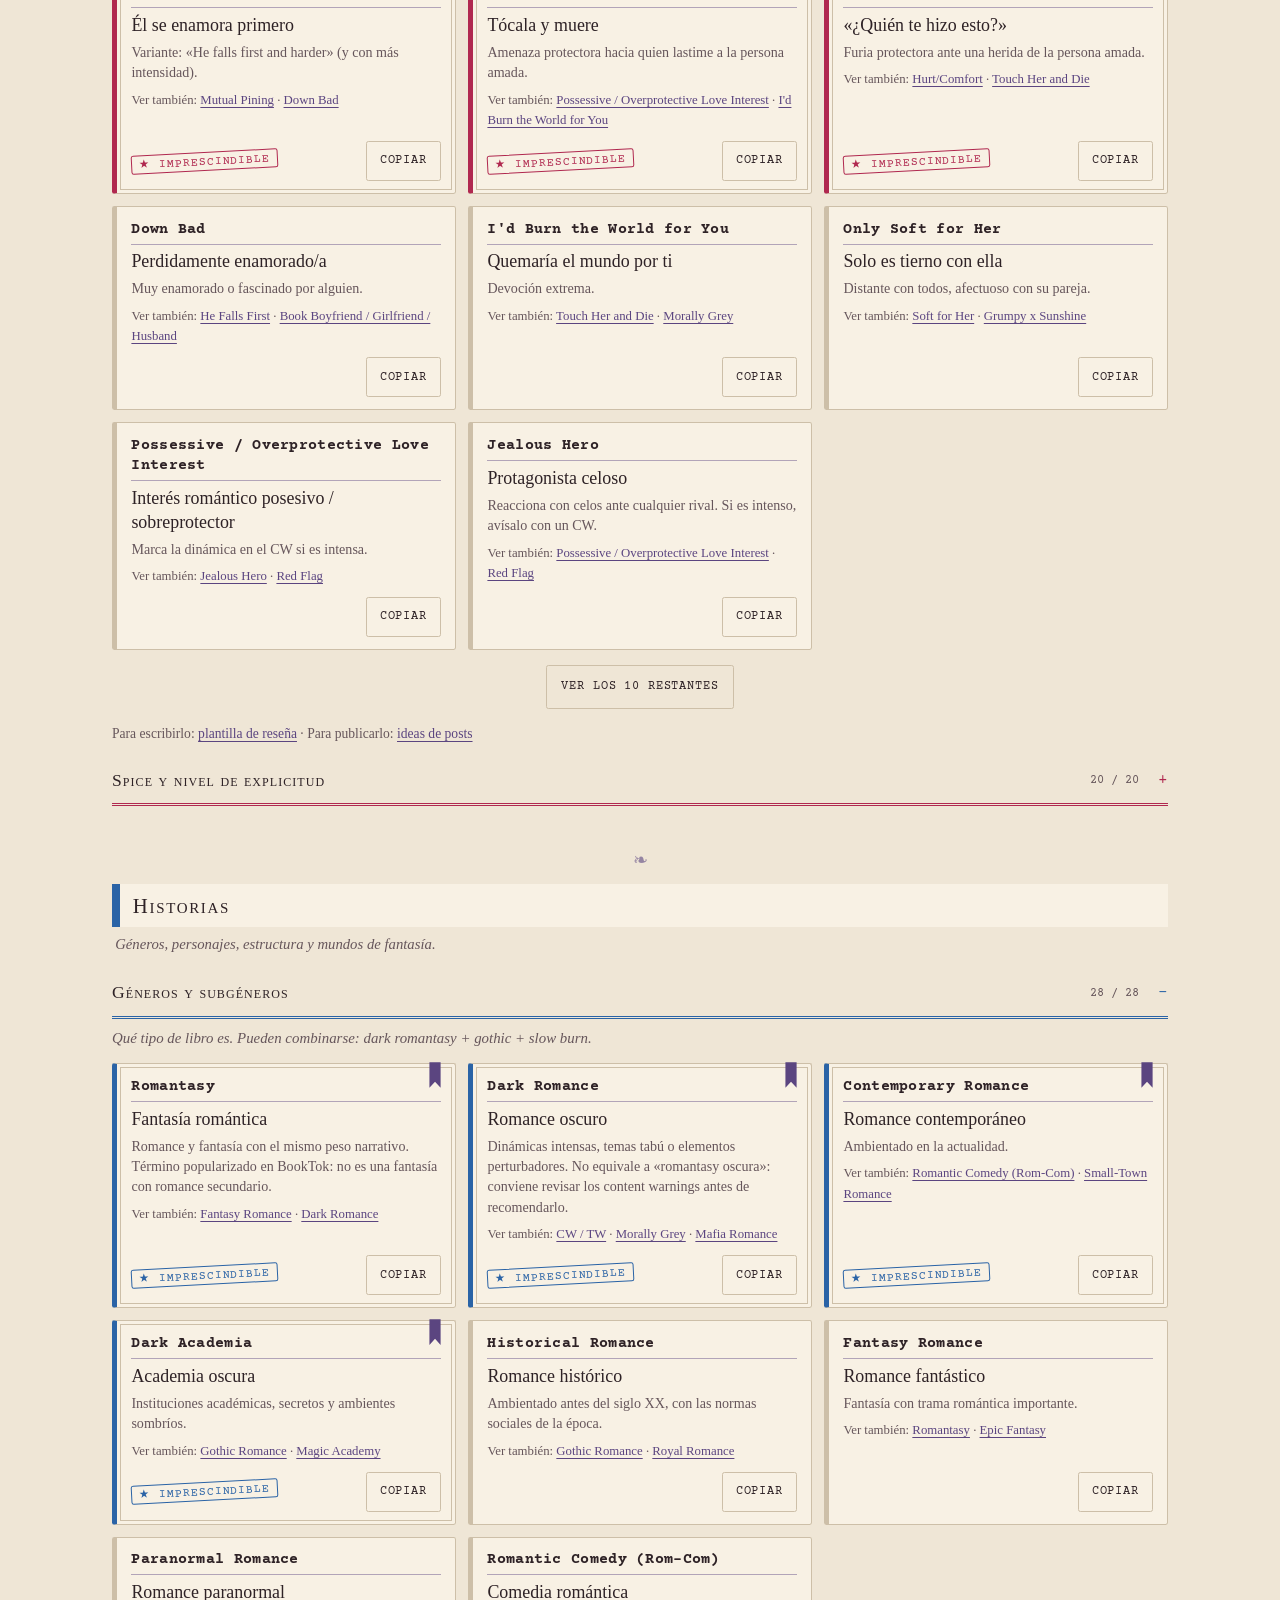
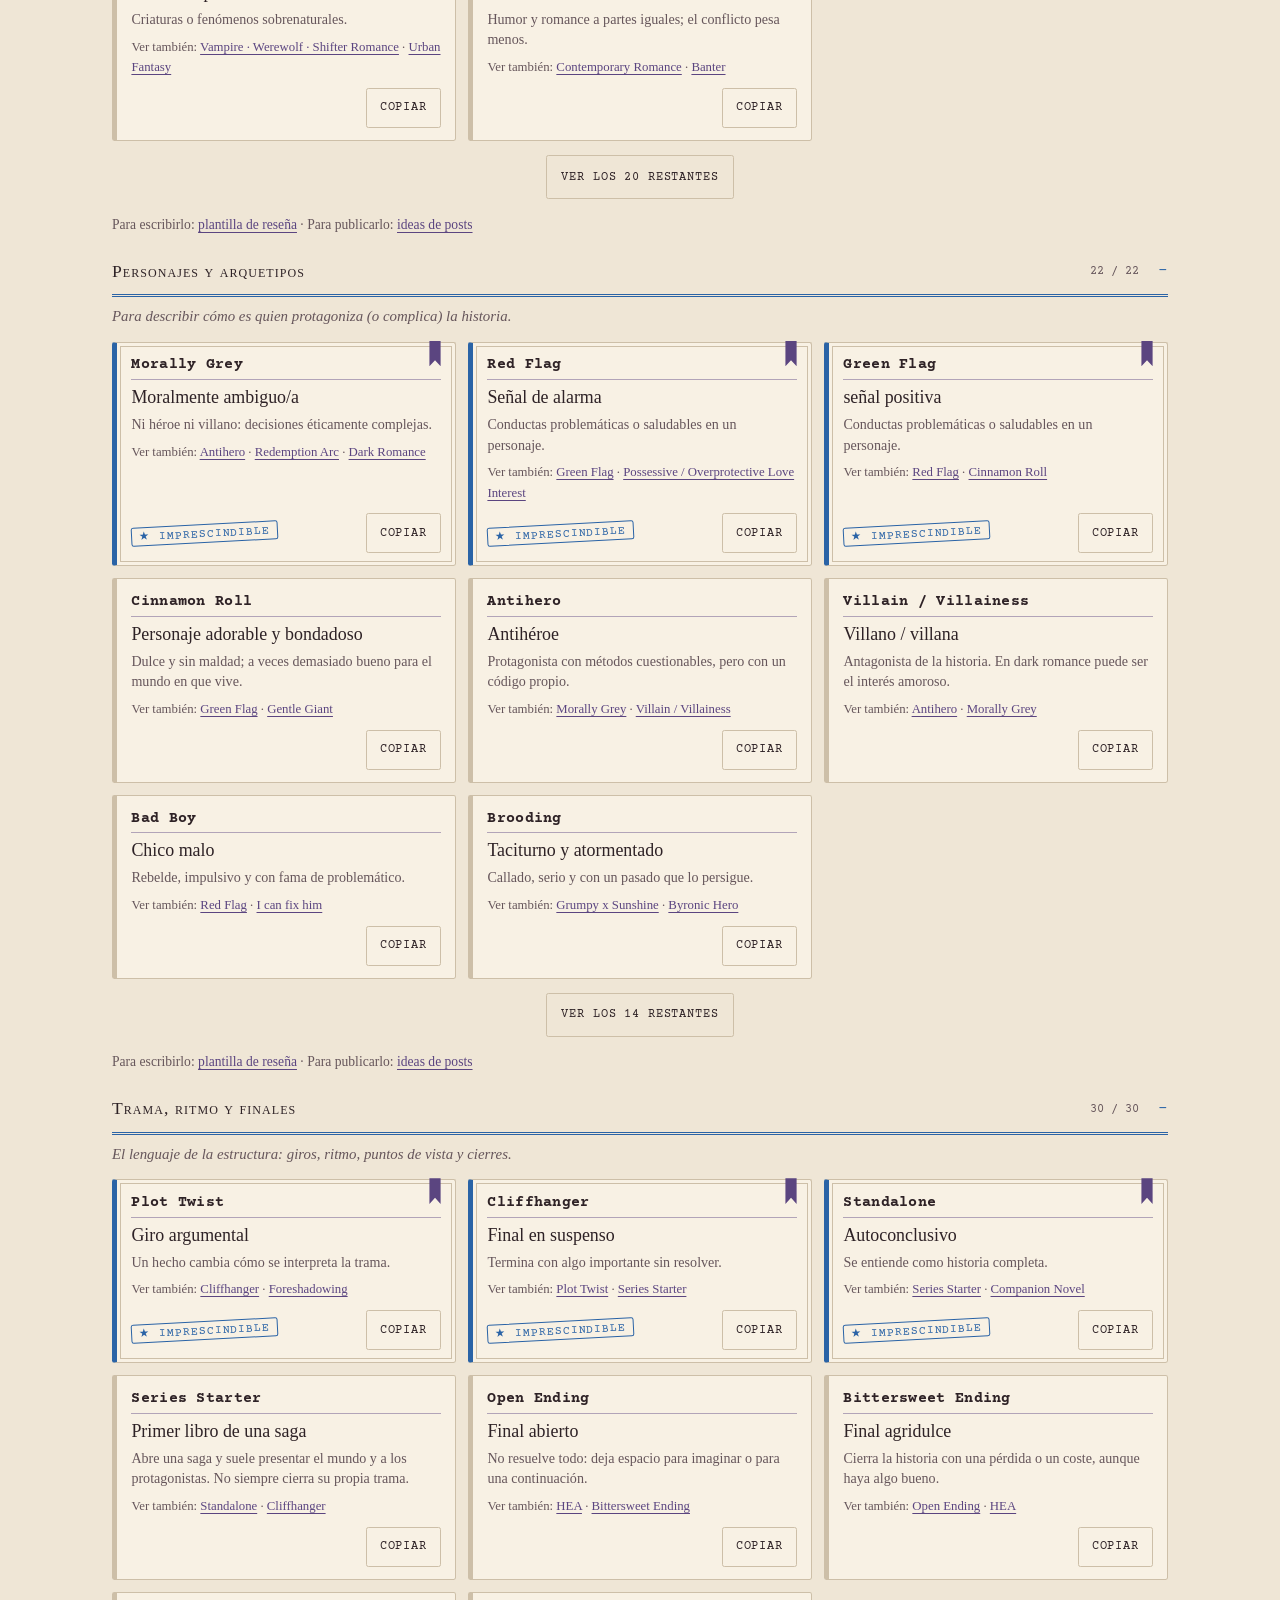
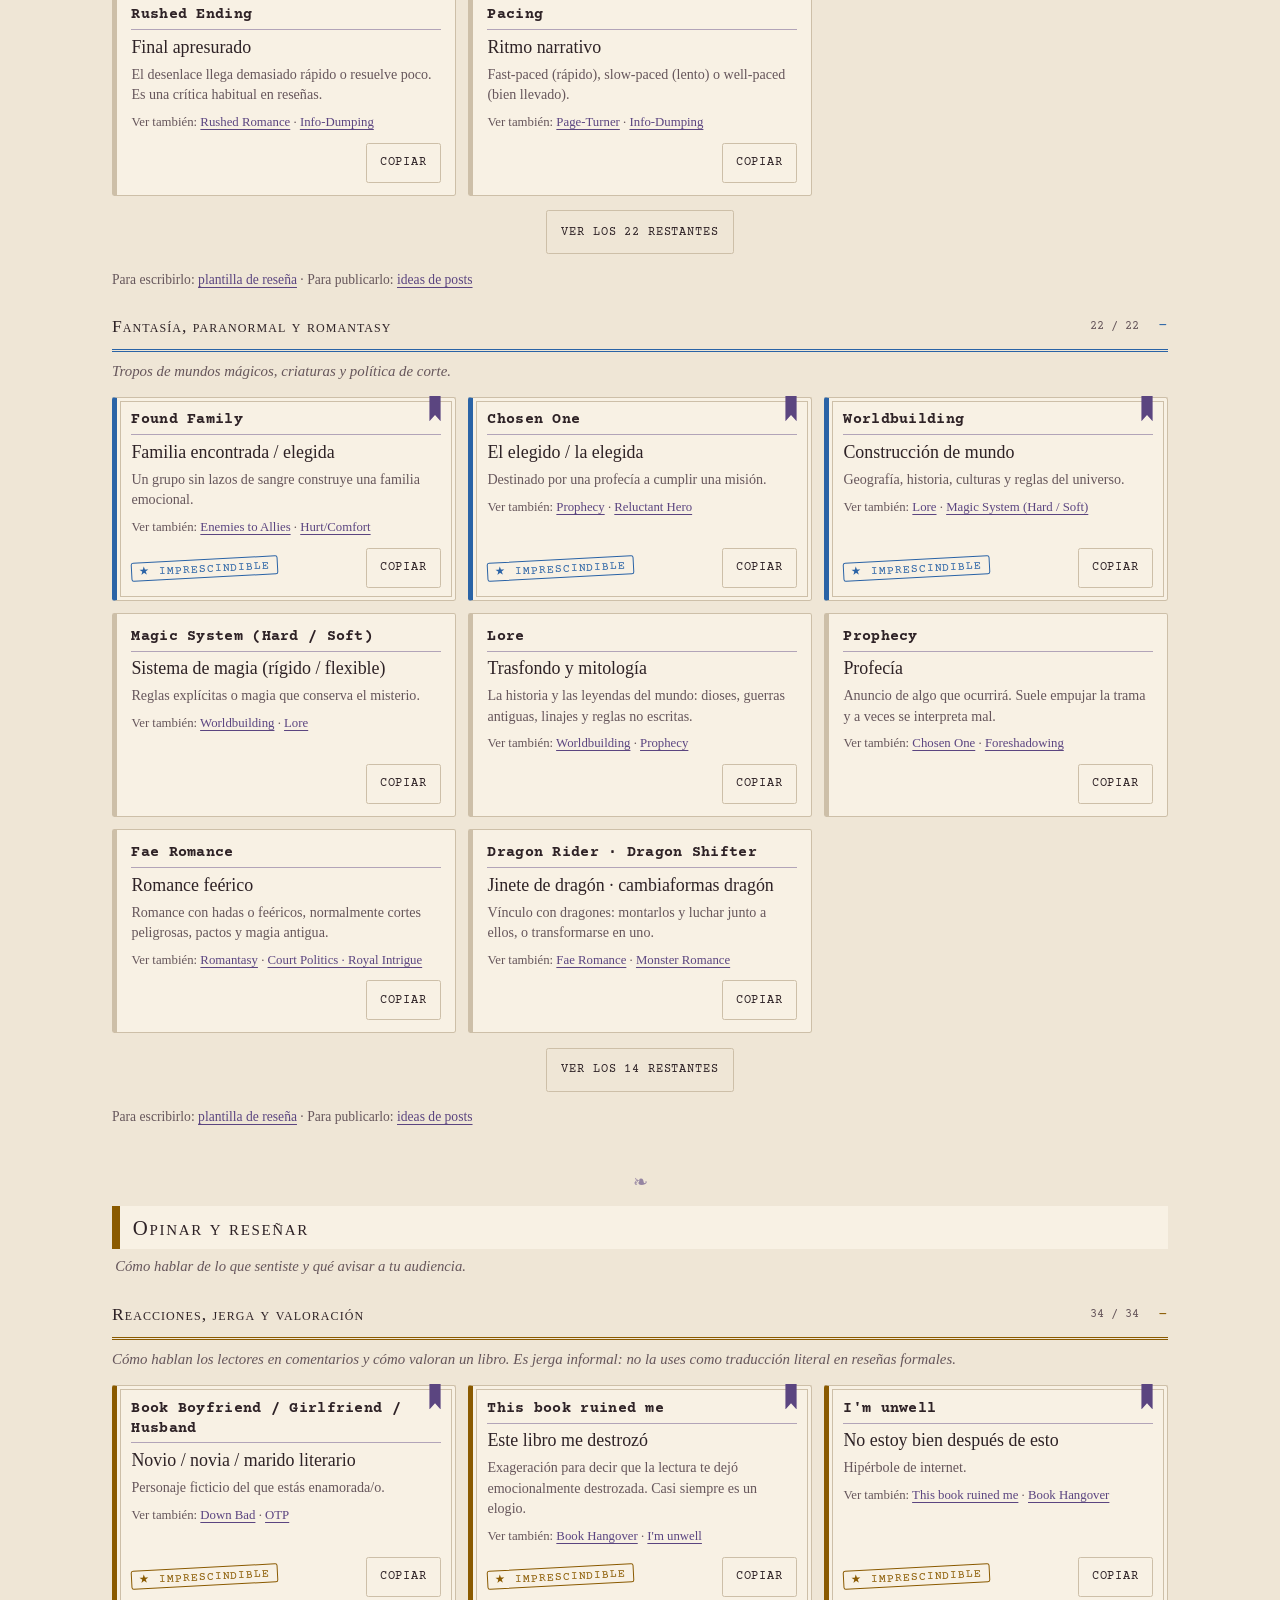
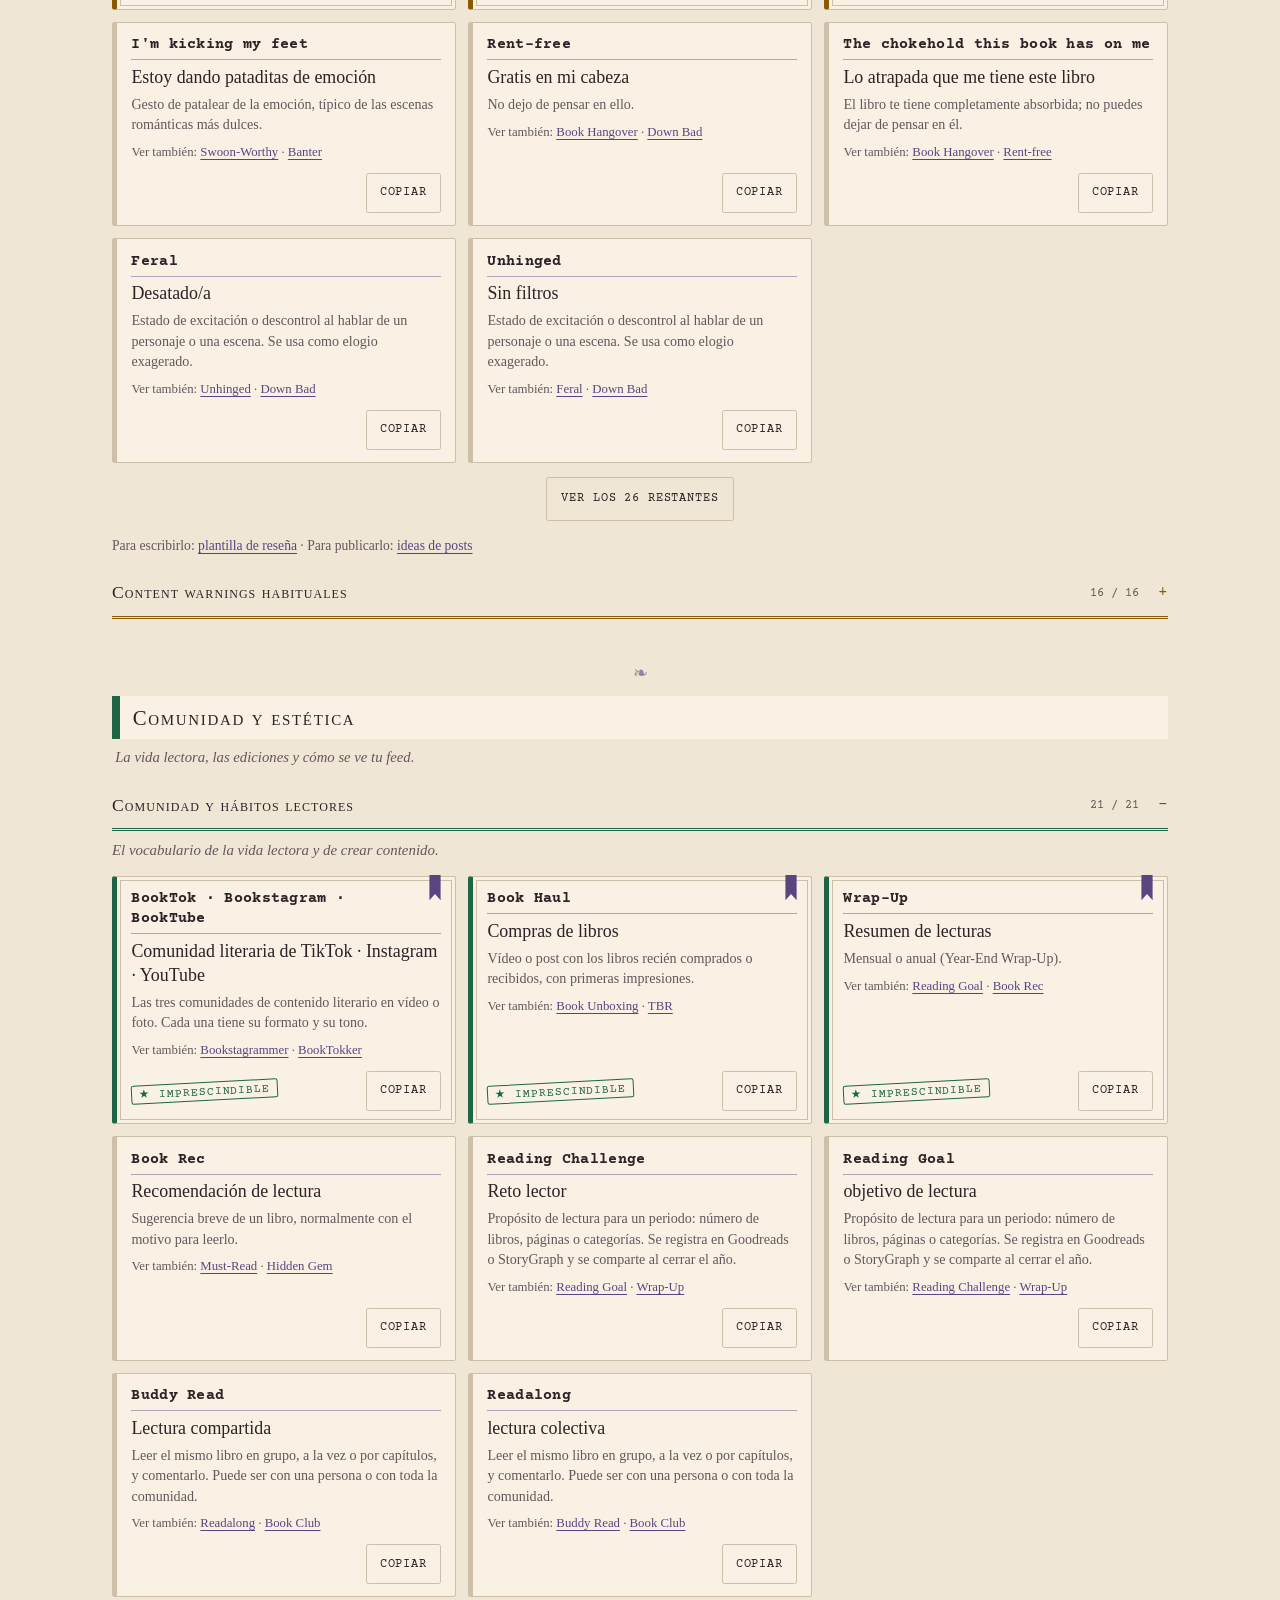
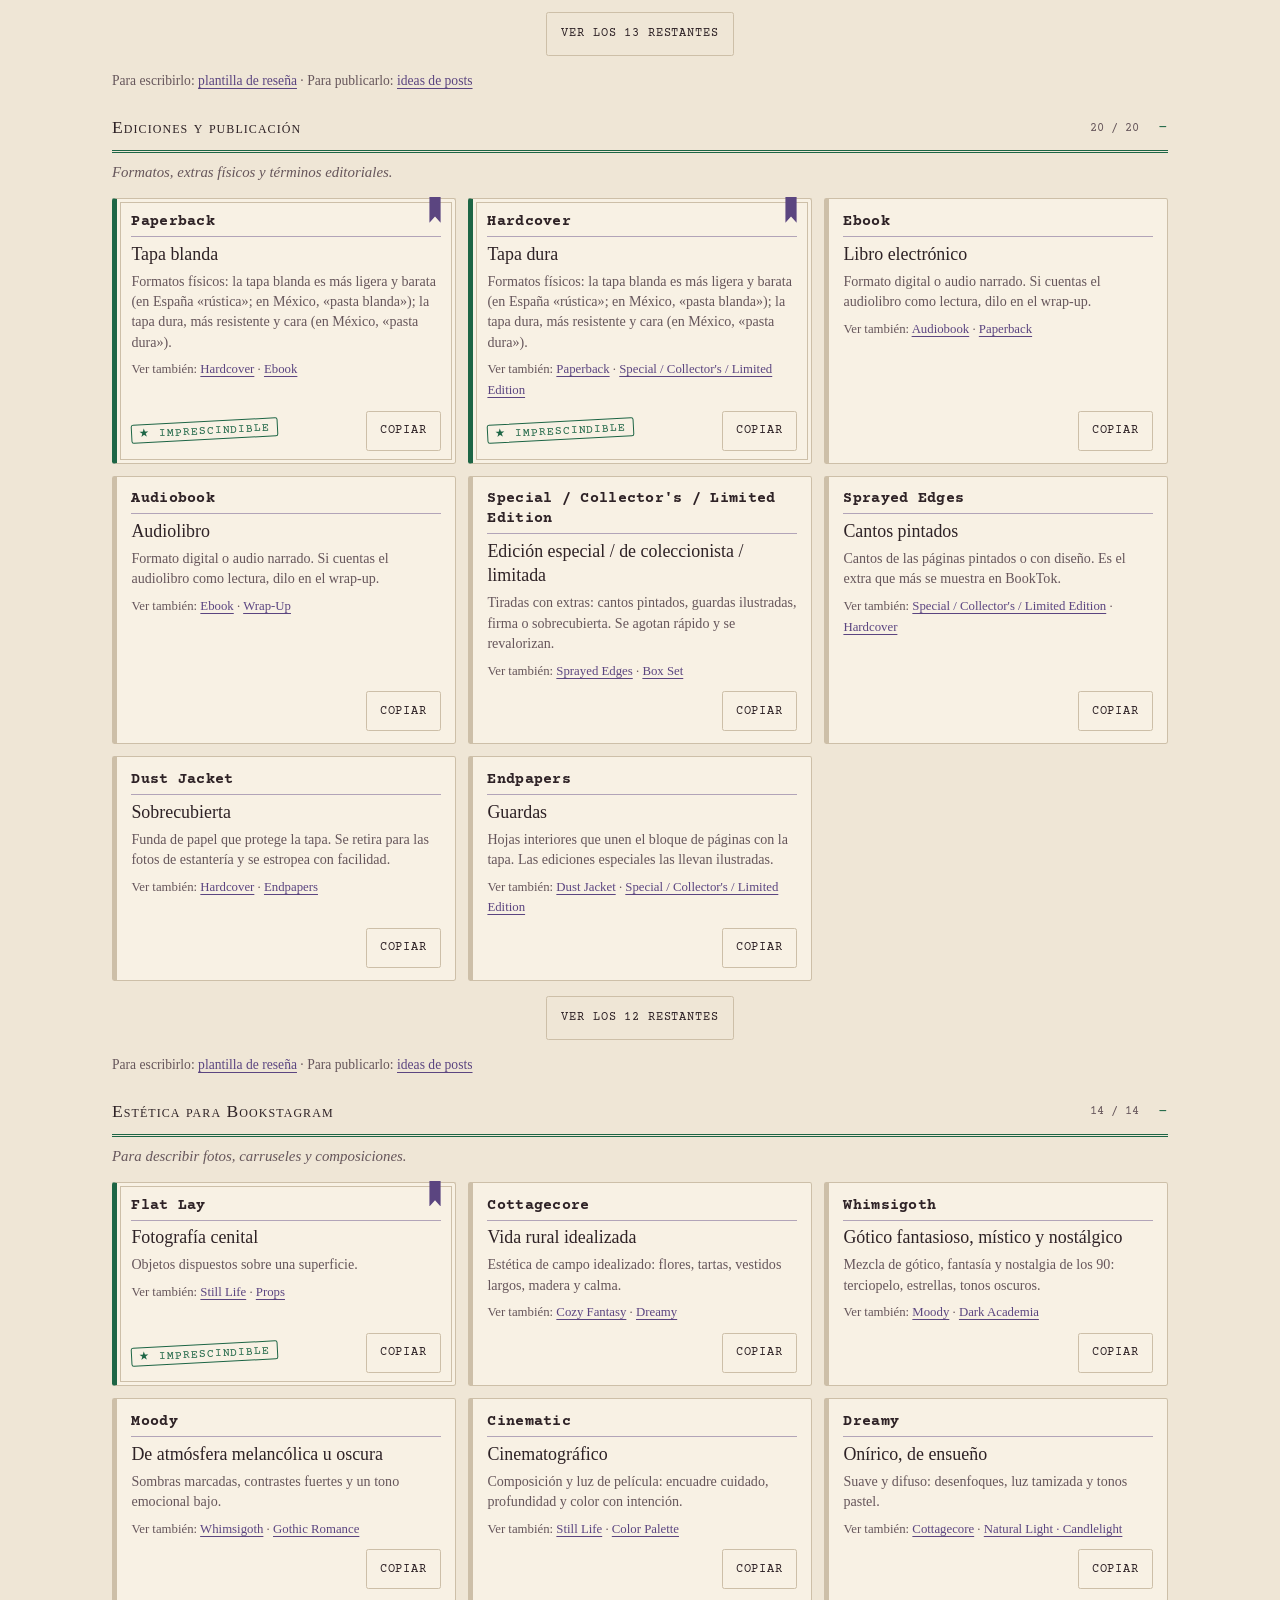
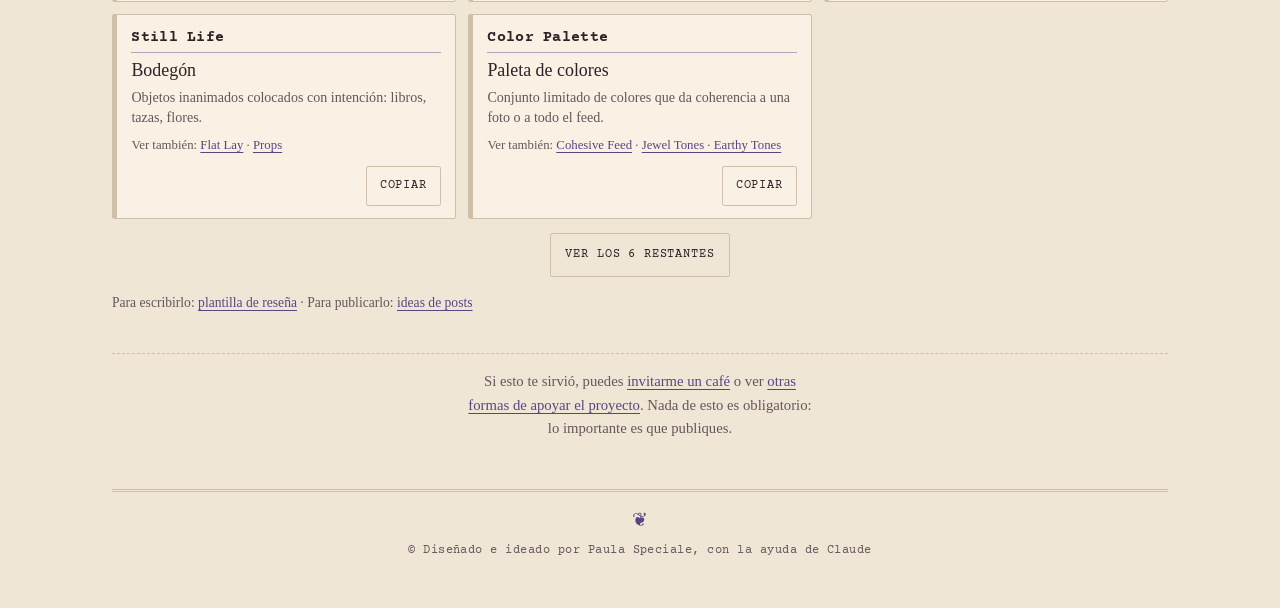
<file: glosario.html>
<!DOCTYPE html>
<html lang="es">
<head>
<meta charset="UTF-8">
<meta name="viewport" content="width=device-width, initial-scale=1, viewport-fit=cover">
<meta name="color-scheme" content="light dark">
<meta name="description" content="Más de 300 términos bookish explicados en español: siglas (TBR, DNF, ARC), tropes románticos, géneros, spice level y jerga de BookTok y Bookstagram.">
<meta name="theme-color" content="#efe6d6" media="(prefers-color-scheme: light)">
<meta name="theme-color" content="#211b24" media="(prefers-color-scheme: dark)">
<link rel="icon" href="data:image/svg+xml,%3Csvg xmlns='http://www.w3.org/2000/svg' viewBox='0 0 100 100'%3E%3Ctext y='.9em' font-size='90'%3E%F0%9F%93%9A%3C/text%3E%3C/svg%3E">
<title>Glosario bookish inglés-español: TBR, DNF, tropes, spice y más</title>
<meta name="robots" content="index,follow,max-image-preview:large">
<link rel="canonical" href="https://TU-DOMINIO.com/glosario.html">
<link rel="alternate" hreflang="es" href="https://TU-DOMINIO.com/glosario.html">
<link rel="alternate" hreflang="x-default" href="https://TU-DOMINIO.com/glosario.html">
<meta property="og:type" content="website">
<meta property="og:locale" content="es_ES">
<meta property="og:site_name" content="Contenido BookTok">
<meta property="og:title" content="Glosario bookish inglés-español: TBR, DNF, tropes, spice y más">
<meta property="og:description" content="Más de 300 términos bookish explicados en español: siglas (TBR, DNF, ARC), tropes románticos, géneros, spice level y jerga de BookTok y Bookstagram.">
<meta property="og:url" content="https://TU-DOMINIO.com/glosario.html">
<meta name="twitter:card" content="summary">
<meta name="twitter:title" content="Glosario bookish inglés-español: TBR, DNF, tropes, spice y más">
<meta name="twitter:description" content="Más de 300 términos bookish explicados en español: siglas (TBR, DNF, ARC), tropes románticos, géneros, spice level y jerga de BookTok y Bookstagram.">
<link rel="preload" href="fonts/courier-prime-latin-400-normal.woff2" as="font" type="font/woff2" crossorigin>
<script type="application/ld+json">{"@context":"https://schema.org","@graph":[{"@type":"WebPage","url":"https://TU-DOMINIO.com/glosario.html","name":"Glosario bookish inglés-español: TBR, DNF, tropes, spice y más","description":"Más de 300 términos bookish explicados en español: siglas (TBR, DNF, ARC), tropes románticos, géneros, spice level y jerga de BookTok y Bookstagram.","inLanguage":"es","mainEntity":{"@id":"https://TU-DOMINIO.com/glosario.html#glosario"}},{"@type":"BreadcrumbList","itemListElement":[{"@type":"ListItem","position":1,"name":"Inicio","item":"https://TU-DOMINIO.com/"},{"@type":"ListItem","position":2,"name":"Glosario","item":"https://TU-DOMINIO.com/glosario.html"}]},{"@type":"DefinedTermSet","@id":"https://TU-DOMINIO.com/glosario.html#glosario","name":"Glosario bookish inglés-español","description":"304 términos de BookTok y Bookstagram en 13 categorías: siglas, tropes, géneros, spice, trama, personajes y comunidad.","url":"https://TU-DOMINIO.com/glosario.html","inLanguage":"es","hasDefinedTerm":[{"@type":"DefinedTerm","name":"TBR","alternateName":"Libros pendientes de leer","description":"To Be Read. Tu lista de pendientes.","url":"https://TU-DOMINIO.com/glosario.html#tbr","inDefinedTermSet":{"@id":"https://TU-DOMINIO.com/glosario.html#glosario"}},{"@type":"DefinedTerm","name":"DNF","alternateName":"Libro abandonado","description":"Did Not Finish. Conviene explicar el motivo.","url":"https://TU-DOMINIO.com/glosario.html#dnf","inDefinedTermSet":{"@id":"https://TU-DOMINIO.com/glosario.html#glosario"}},{"@type":"DefinedTerm","name":"ARC","alternateName":"Ejemplar anticipado para lectores","description":"Advance Reader Copy. Si te lo regalaron, indícalo en el caption.","url":"https://TU-DOMINIO.com/glosario.html#arc","inDefinedTermSet":{"@id":"https://TU-DOMINIO.com/glosario.html#glosario"}},{"@type":"DefinedTerm","name":"CW / TW","alternateName":"Advertencia de contenido","description":"Content / Trigger Warning. Avisa de temas delicados sin hacer spoilers.","url":"https://TU-DOMINIO.com/glosario.html#cw-tw","inDefinedTermSet":{"@id":"https://TU-DOMINIO.com/glosario.html#glosario"}},{"@type":"DefinedTerm","name":"HEA","alternateName":"Final feliz duradero","description":"Happily Ever After.","url":"https://TU-DOMINIO.com/glosario.html#hea","inDefinedTermSet":{"@id":"https://TU-DOMINIO.com/glosario.html#glosario"}},{"@type":"DefinedTerm","name":"HFN","alternateName":"Final feliz «por ahora»","description":"Happy For Now. Esperanzador, pero sin compromiso eterno.","url":"https://TU-DOMINIO.com/glosario.html#hfn","inDefinedTermSet":{"@id":"https://TU-DOMINIO.com/glosario.html#glosario"}},{"@type":"DefinedTerm","name":"POV","alternateName":"Punto de vista narrativo","description":"Point of View. «Dual POV» es doble punto de vista.","url":"https://TU-DOMINIO.com/glosario.html#pov","inDefinedTermSet":{"@id":"https://TU-DOMINIO.com/glosario.html#glosario"}},{"@type":"DefinedTerm","name":"FMC / MMC","alternateName":"Protagonista femenina / masculino","description":"Female / Male Main Character.","url":"https://TU-DOMINIO.com/glosario.html#fmc-mmc","inDefinedTermSet":{"@id":"https://TU-DOMINIO.com/glosario.html#glosario"}},{"@type":"DefinedTerm","name":"OTP","alternateName":"Pareja favorita o ideal","description":"One True Pairing.","url":"https://TU-DOMINIO.com/glosario.html#otp","inDefinedTermSet":{"@id":"https://TU-DOMINIO.com/glosario.html#glosario"}},{"@type":"DefinedTerm","name":"Book Boyfriend / Girlfriend / Husband","alternateName":"Novio / novia / marido literario","description":"Personaje ficticio del que estás enamorada/o.","url":"https://TU-DOMINIO.com/glosario.html#book-boyfriend-girlfriend-husband","inDefinedTermSet":{"@id":"https://TU-DOMINIO.com/glosario.html#glosario"}},{"@type":"DefinedTerm","name":"Romantasy","alternateName":"Fantasía romántica","description":"Romance y fantasía con el mismo peso narrativo. Término popularizado en BookTok: no es una fantasía con romance secundario.","url":"https://TU-DOMINIO.com/glosario.html#romantasy","inDefinedTermSet":{"@id":"https://TU-DOMINIO.com/glosario.html#glosario"}},{"@type":"DefinedTerm","name":"Dark Romance","alternateName":"Romance oscuro","description":"Dinámicas intensas, temas tabú o elementos perturbadores. No equivale a «romantasy oscura»: conviene revisar los content warnings antes de recomendarlo.","url":"https://TU-DOMINIO.com/glosario.html#dark-romance","inDefinedTermSet":{"@id":"https://TU-DOMINIO.com/glosario.html#glosario"}},{"@type":"DefinedTerm","name":"Enemies to Lovers","alternateName":"De enemigos a amantes","description":"Empiezan enfrentados y terminan enamorándose.","url":"https://TU-DOMINIO.com/glosario.html#enemies-to-lovers","inDefinedTermSet":{"@id":"https://TU-DOMINIO.com/glosario.html#glosario"}},{"@type":"DefinedTerm","name":"Friends to Lovers","alternateName":"De amigos a amantes","description":"Una amistad se transforma en amor.","url":"https://TU-DOMINIO.com/glosario.html#friends-to-lovers","inDefinedTermSet":{"@id":"https://TU-DOMINIO.com/glosario.html#glosario"}},{"@type":"DefinedTerm","name":"Slow Burn","alternateName":"Fuego lento","description":"La relación tarda en desarrollarse y acumula tensión. Describe el vínculo, no la velocidad del libro.","url":"https://TU-DOMINIO.com/glosario.html#slow-burn","inDefinedTermSet":{"@id":"https://TU-DOMINIO.com/glosario.html#glosario"}},{"@type":"DefinedTerm","name":"Fake Dating","alternateName":"Citas falsas / relación fingida","description":"Fingen salir juntos y acaban sintiendo de verdad.","url":"https://TU-DOMINIO.com/glosario.html#fake-dating","inDefinedTermSet":{"@id":"https://TU-DOMINIO.com/glosario.html#glosario"}},{"@type":"DefinedTerm","name":"Forced Proximity","alternateName":"Proximidad forzada","description":"Las circunstancias los obligan a pasar tiempo juntos.","url":"https://TU-DOMINIO.com/glosario.html#forced-proximity","inDefinedTermSet":{"@id":"https://TU-DOMINIO.com/glosario.html#glosario"}},{"@type":"DefinedTerm","name":"One Bed","alternateName":"Una sola cama","description":"Deben compartir cama, por accidente o necesidad.","url":"https://TU-DOMINIO.com/glosario.html#one-bed","inDefinedTermSet":{"@id":"https://TU-DOMINIO.com/glosario.html#glosario"}},{"@type":"DefinedTerm","name":"Grumpy x Sunshine","alternateName":"Gruñón × persona radiante","description":"Una persona malhumorada junto a otra alegre y optimista.","url":"https://TU-DOMINIO.com/glosario.html#grumpy-x-sunshine","inDefinedTermSet":{"@id":"https://TU-DOMINIO.com/glosario.html#glosario"}},{"@type":"DefinedTerm","name":"Second Chance Romance","alternateName":"Segunda oportunidad","description":"Una pareja que se separó vuelve a encontrarse.","url":"https://TU-DOMINIO.com/glosario.html#second-chance-romance","inDefinedTermSet":{"@id":"https://TU-DOMINIO.com/glosario.html#glosario"}},{"@type":"DefinedTerm","name":"Morally Grey","alternateName":"Moralmente ambiguo/a","description":"Ni héroe ni villano: decisiones éticamente complejas.","url":"https://TU-DOMINIO.com/glosario.html#morally-grey","inDefinedTermSet":{"@id":"https://TU-DOMINIO.com/glosario.html#glosario"}},{"@type":"DefinedTerm","name":"Found Family","alternateName":"Familia encontrada / elegida","description":"Un grupo sin lazos de sangre construye una familia emocional.","url":"https://TU-DOMINIO.com/glosario.html#found-family","inDefinedTermSet":{"@id":"https://TU-DOMINIO.com/glosario.html#glosario"}},{"@type":"DefinedTerm","name":"Plot Twist","alternateName":"Giro argumental","description":"Un hecho cambia cómo se interpreta la trama.","url":"https://TU-DOMINIO.com/glosario.html#plot-twist","inDefinedTermSet":{"@id":"https://TU-DOMINIO.com/glosario.html#glosario"}},{"@type":"DefinedTerm","name":"Standalone","alternateName":"Autoconclusivo","description":"Se entiende como historia completa.","url":"https://TU-DOMINIO.com/glosario.html#standalone","inDefinedTermSet":{"@id":"https://TU-DOMINIO.com/glosario.html#glosario"}},{"@type":"DefinedTerm","name":"Retelling","alternateName":"Reinterpretación","description":"Reimagina un cuento, mito o historia conocida.","url":"https://TU-DOMINIO.com/glosario.html#retelling","inDefinedTermSet":{"@id":"https://TU-DOMINIO.com/glosario.html#glosario"}},{"@type":"DefinedTerm","name":"Spicy","alternateName":"Picante","description":"Contiene escenas sensuales o sexuales. Se marca con 🌶️.","url":"https://TU-DOMINIO.com/glosario.html#spicy","inDefinedTermSet":{"@id":"https://TU-DOMINIO.com/glosario.html#glosario"}},{"@type":"DefinedTerm","name":"Spice Level","alternateName":"Nivel de picante","description":"Escala del 🌶️ al 🌶️🌶️🌶️🌶️🌶️.","url":"https://TU-DOMINIO.com/glosario.html#spice-level","inDefinedTermSet":{"@id":"https://TU-DOMINIO.com/glosario.html#glosario"}},{"@type":"DefinedTerm","name":"Closed Door","alternateName":"Puerta cerrada","description":"La intimidad ocurre fuera de escena.","url":"https://TU-DOMINIO.com/glosario.html#closed-door","inDefinedTermSet":{"@id":"https://TU-DOMINIO.com/glosario.html#glosario"}},{"@type":"DefinedTerm","name":"Open Door","alternateName":"Puerta abierta","description":"Las escenas íntimas se muestran.","url":"https://TU-DOMINIO.com/glosario.html#open-door","inDefinedTermSet":{"@id":"https://TU-DOMINIO.com/glosario.html#glosario"}},{"@type":"DefinedTerm","name":"Fae Romance","alternateName":"Romance feérico","description":"Romance con hadas o feéricos, normalmente cortes peligrosas, pactos y magia antigua.","url":"https://TU-DOMINIO.com/glosario.html#fae-romance","inDefinedTermSet":{"@id":"https://TU-DOMINIO.com/glosario.html#glosario"}},{"@type":"DefinedTerm","name":"Why Choose","alternateName":"Sin tener que elegir","description":"Romance en el que la protagonista no elige a una sola pareja.","url":"https://TU-DOMINIO.com/glosario.html#why-choose","inDefinedTermSet":{"@id":"https://TU-DOMINIO.com/glosario.html#glosario"}},{"@type":"DefinedTerm","name":"Dual POV · Multiple POVs","alternateName":"Doble · múltiples puntos de vista","description":"La historia se narra desde dos voces o desde tres o más. Los capítulos suelen alternar.","url":"https://TU-DOMINIO.com/glosario.html#dual-pov-multiple-povs","inDefinedTermSet":{"@id":"https://TU-DOMINIO.com/glosario.html#glosario"}},{"@type":"DefinedTerm","name":"Book Hangover","alternateName":"Resaca literaria","description":"No puedes empezar otro libro tras uno que te marcó.","url":"https://TU-DOMINIO.com/glosario.html#book-hangover","inDefinedTermSet":{"@id":"https://TU-DOMINIO.com/glosario.html#glosario"}},{"@type":"DefinedTerm","name":"Reading Slump","alternateName":"Bloqueo o bajón lector","description":"Racha en la que no apetece leer o no engancha ningún libro.","url":"https://TU-DOMINIO.com/glosario.html#reading-slump","inDefinedTermSet":{"@id":"https://TU-DOMINIO.com/glosario.html#glosario"}},{"@type":"DefinedTerm","name":"TBR Jar","alternateName":"Frasco con títulos para elegir al azar","description":"Títulos en papel dentro de un frasco; sacas uno cuando no sabes qué leer.","url":"https://TU-DOMINIO.com/glosario.html#tbr-jar","inDefinedTermSet":{"@id":"https://TU-DOMINIO.com/glosario.html#glosario"}}]}]}</script>
<link rel="stylesheet" href="css/base.css">
<link rel="stylesheet" href="css/paginas/glosario.css">
<link rel="stylesheet" href="css/toc.css">
<script src="js/nucleo/theme.js"></script>
</head>
<body class="pagina-app">
<a class="saltar" href="#glosario">Saltar al contenido</a>
<nav class="menu" aria-label="Principal">
<a href="index.html">Inicio</a>
<a href="resena.html">Reseñas</a>
<a href="ideas.html">Ideas</a>
<a href="calendario.html">Calendario</a>
<a href="generadorprompt.html">Prompt</a>
<a href="glosario.html" aria-current="page">Glosario</a>
<a href="bio.html">Bio</a>
<a href="consistencia.html">Feed</a>
<a href="bingo.html">Bingo</a>
<a href="sugerencias.html">Sugerencias</a>
<a href="sobre-mi.html">Sobre mí</a>
</nav>
<header class="encabezado" id="inicio">
<h1>Glosario bookish inglés-español</h1>
<p class="intro">Inglés → español para reseñar, describir parejas, hablar de tropes y entender BookTok. Las categorías y los términos van de los más usados a los menos.</p>
<p id="total-glosario" class="ayuda" aria-live="polite"></p>
</header>
<nav class="toc" id="toc" aria-label="En esta página">
<p class="toc-titulo">En esta página</p>
<ol id="toc-cats"></ol>
</nav>
<main id="glosario" tabindex="-1">
<details class="guia" id="guia">
<summary>Cómo leer el glosario</summary>
<ul>
<li>Arriba, en <strong>tipografía de máquina</strong>, el término en inglés; debajo, su traducción al español.</li>
<li>Las fichas con borde de color y la etiqueta «Imprescindible» son las más usadas. Al inicio de cada categoría van los términos más populares; el resto se despliega con «Ver los restantes».</li>
<li>Si un término tiene «Ver también», ahí encontrarás otros relacionados.</li>
<li>Muchos términos no tienen traducción oficial: la comunidad hispana usa tanto la versión en español como la inglesa.</li>
<li>La jerga de reacciones es informal e hiperbólica: no la uses como traducción literal en reseñas formales.</li>
</ul>
</details>
<div class="filtros" id="buscador">
<label class="campo"><span>Buscar un término</span>
<input type="search" id="buscar" placeholder="Por ejemplo: TBR, slow burn, picante" autocomplete="off"></label>
<label class="campo"><span>Categoría</span>
<select id="f-cat"><option value="todas">Todas</option></select></label>
<label class="campo"><span>Orden</span>
<select id="f-orden"><option value="pop">Popularidad</option><option value="az">A–Z</option></select></label>
<label class="check"><input type="checkbox" id="f-top"> Solo imprescindibles</label>
</div>
<p id="resultados-glosario" class="ayuda" aria-live="polite"></p>
<div class="filtros-estado"><button type="button" id="limpiar-filtros" class="btn-chico" hidden>Limpiar filtros</button></div>
<div id="categorias"></div>
<p id="vacio" class="vacio-msg" hidden>No encontré ningún término con esa búsqueda. Prueba con otra palabra o limpia los filtros.</p>
<noscript><p>Esta página necesita JavaScript para mostrar el glosario.</p></noscript>
<dialog id="dialogo-copiar" aria-label="Copiar texto">
<p>No se pudo copiar automáticamente. Selecciona el texto y cópialo:</p>
<textarea id="copiar-texto" rows="5" readonly></textarea>
<div class="botones"><button type="button" id="copiar-cerrar" class="primario">Cerrar</button></div>
</dialog>
<aside class="apoyo no-print">
<p>Si esto te sirvió, puedes <a href="https://cafecito.app/paulaspeciale" rel="noopener" target="_blank">invitarme un café</a> o ver <a href="sobre-mi.html#donaciones">otras formas de apoyar el proyecto</a>. Nada de esto es obligatorio: lo importante es que publiques.</p>
</aside>
</main>
<div id="copiado" class="solo-lector" role="status" aria-live="polite"></div>
<footer>
  <p>&copy; Diseñado e ideado por Paula Speciale, con la ayuda de Claude</p>
</footer>
<script src="js/datos/datos-glosario.js"></script>
<script src="js/paginas/glosario.js"></script>
</body>
</html>
</file>
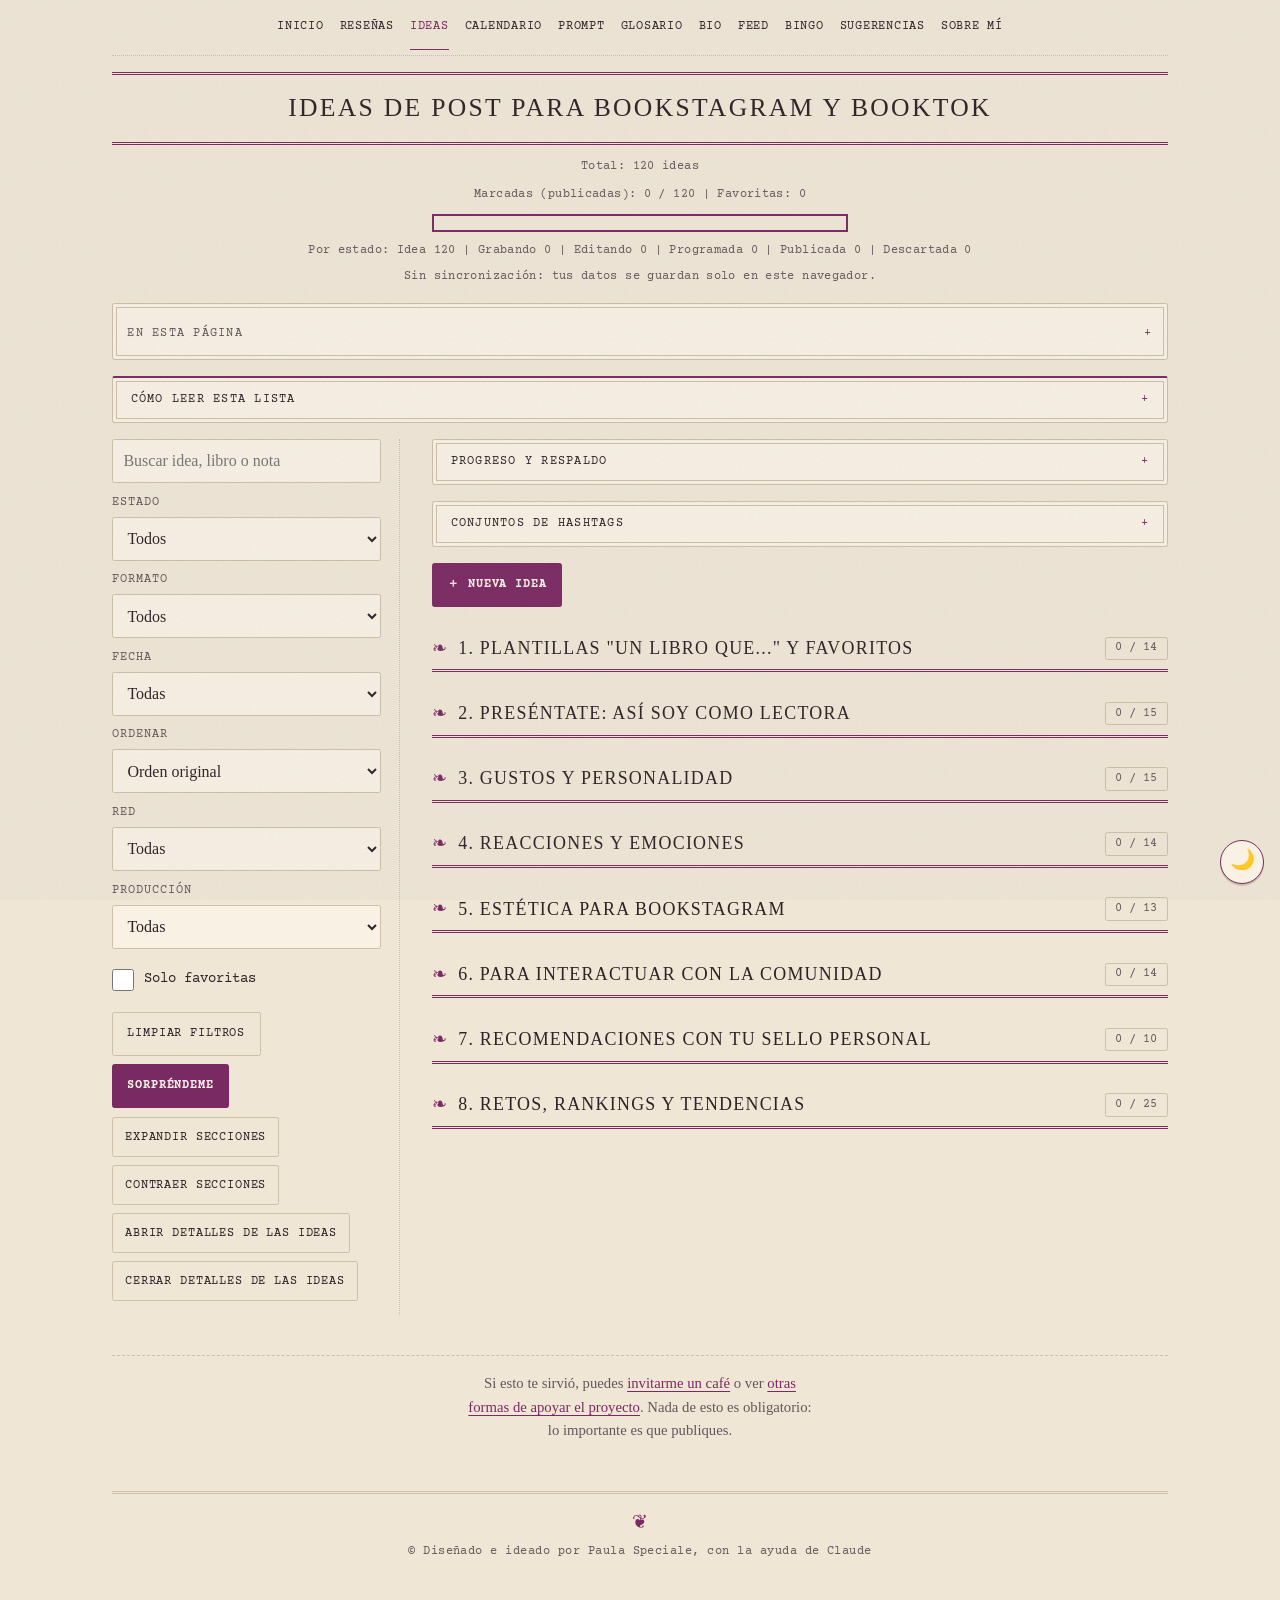
<file: ideas.html>
<!DOCTYPE html>
<html lang="es">
<head>
<meta charset="UTF-8">
<meta name="viewport" content="width=device-width, initial-scale=1, viewport-fit=cover">
<meta name="color-scheme" content="light dark">
<meta name="description" content="120 ideas de contenido para Bookstagram y BookTok con estados, fechas, checklist de producción, hashtags y notas. Organiza tus publicaciones en un solo lugar.">
<meta name="theme-color" content="#efe6d6" media="(prefers-color-scheme: light)">
<meta name="theme-color" content="#211b24" media="(prefers-color-scheme: dark)">
<link rel="icon" href="data:image/svg+xml,%3Csvg xmlns='http://www.w3.org/2000/svg' viewBox='0 0 100 100'%3E%3Ctext y='.9em' font-size='90'%3E%F0%9F%93%9A%3C/text%3E%3C/svg%3E">
<title>120 ideas de posts para Bookstagram y BookTok (gratis)</title>
<meta name="robots" content="index,follow,max-image-preview:large">
<link rel="canonical" href="https://TU-DOMINIO.com/ideas.html">
<link rel="alternate" hreflang="es" href="https://TU-DOMINIO.com/ideas.html">
<link rel="alternate" hreflang="x-default" href="https://TU-DOMINIO.com/ideas.html">
<meta property="og:type" content="website">
<meta property="og:locale" content="es_ES">
<meta property="og:site_name" content="Contenido BookTok">
<meta property="og:title" content="120 ideas de posts para Bookstagram y BookTok (gratis)">
<meta property="og:description" content="120 ideas de contenido para Bookstagram y BookTok con estados, fechas, checklist de producción, hashtags y notas. Organiza tus publicaciones en un solo lugar.">
<meta property="og:url" content="https://TU-DOMINIO.com/ideas.html">
<meta name="twitter:card" content="summary">
<meta name="twitter:title" content="120 ideas de posts para Bookstagram y BookTok (gratis)">
<meta name="twitter:description" content="120 ideas de contenido para Bookstagram y BookTok con estados, fechas, checklist de producción, hashtags y notas. Organiza tus publicaciones en un solo lugar.">
<link rel="preload" href="fonts/courier-prime-latin-400-normal.woff2" as="font" type="font/woff2" crossorigin>
<script type="application/ld+json">{"@context": "https://schema.org", "@graph": [{"@type": "WebPage", "url": "https://TU-DOMINIO.com/ideas.html", "name": "120 ideas de posts para Bookstagram y BookTok (gratis)", "description": "120 ideas de contenido para Bookstagram y BookTok con estados, fechas, checklist de producción, hashtags y notas. Organiza tus publicaciones en un solo lugar.", "inLanguage": "es"}, {"@type": "BreadcrumbList", "itemListElement": [{"@type": "ListItem", "position": 1, "name": "Inicio", "item": "https://TU-DOMINIO.com/"}, {"@type": "ListItem", "position": 2, "name": "Ideas", "item": "https://TU-DOMINIO.com/ideas.html"}]}]}</script>
<link rel="stylesheet" href="css/base.css">
<link rel="stylesheet" href="css/paginas/ideas.css">
<link rel="stylesheet" href="css/toc.css">
<script src="js/nucleo/theme.js"></script>
</head>
<body class="pagina-app">
<a class="saltar" href="#contenido">Saltar al contenido</a>
<nav class="menu" aria-label="Principal">
<a href="index.html">Inicio</a>
<a href="resena.html">Reseñas</a>
<a href="ideas.html" aria-current="page">Ideas</a>
<a href="calendario.html">Calendario</a>
<a href="generadorprompt.html">Prompt</a>
<a href="glosario.html">Glosario</a>
<a href="bio.html">Bio</a>
<a href="consistencia.html">Feed</a>
<a href="bingo.html">Bingo</a>
<a href="sugerencias.html">Sugerencias</a>
<a href="sobre-mi.html">Sobre mí</a>
</nav>
<header class="encabezado" id="inicio">
<h1>Ideas de post para Bookstagram y BookTok</h1>
<p class="total" id="total-ideas">Total: 120 ideas</p>
<p class="stats" aria-live="polite">Marcadas (publicadas): <span id="contador">0</span> / <span id="total">0</span> | Favoritas: <span id="favoritas">0</span></p>
<progress id="progreso" max="120" value="0" aria-label="Ideas publicadas"></progress>
<p id="por-estado" class="por-estado"></p>
<p id="sync-estado" class="sync-estado" role="status"></p>
<p id="recordatorio" role="status"></p>
</header>
<nav class="toc toc-ideas" id="toc" aria-label="En esta página">
<details id="toc-det">
<summary class="toc-titulo">En esta página</summary>
<ol>
<li><a href="#inicio">Resumen</a></li>
<li><a href="#guia">Cómo leer la lista</a></li>
<li><a href="#respaldo">Progreso y respaldo</a></li>
<li><a href="#conjuntos">Conjuntos de hashtags</a></li>
<li><a href="#lista">Ideas por sección</a>
<ol id="toc-secciones"></ol></li>
</ol>
</details>
</nav>
<main id="contenido" tabindex="-1">

<details class="guia" id="guia">
<summary>Cómo leer esta lista</summary>
<ul>
<li>El formato sugerido va entre corchetes: [Post], [Carrusel] o [Reel].</li>
<li>Las plantillas de varias preguntas funcionan muy bien como carrusel (una slide por pregunta) o como historias de Instagram.</li>
<li>★ = inspirada en plantillas clásicas (&quot;Un libro que...&quot;, &quot;Mis favoritos&quot;, &quot;Top 5&quot;, &quot;Sobre mí&quot;, &quot;Favoritos de confort&quot;).</li>
<li>◆ = inspirada en tendencias de Bookstagram y BookTok.</li>
<li>Sin marca = idea original.</li>
</ul>
</details>

<div class="ideas-cuerpo">
<div class="barra" id="barra">
<div class="barra-fila">
<input type="search" id="buscar" placeholder="Buscar idea, libro o nota" aria-label="Buscar" autocomplete="off">
<button type="button" id="btn-filtros" aria-expanded="false" aria-controls="panel-filtros">Filtros</button>
</div>
<div class="panel" id="panel-filtros" hidden>
<label class="campo"><span>Estado</span>
<select id="f-estado">
<option value="todas">Todos</option>
<option value="pendientes">Pendientes (sin publicar)</option>
<option value="hechas">Hechas (publicadas)</option>
<option value="idea">Idea</option>
<option value="grabando">Grabando</option>
<option value="editando">Editando</option>
<option value="programada">Programada</option>
<option value="descartada">Descartada</option>
</select></label>
<label class="campo"><span>Formato</span>
<select id="f-formato">
<option value="todos">Todos</option>
<option value="Post">Post</option>
<option value="Carrusel">Carrusel</option>
<option value="Reel">Reel</option>
</select></label>
<label class="campo"><span>Fecha</span>
<select id="f-fecha">
<option value="todas">Todas</option>
<option value="con">Con fecha</option>
<option value="sin">Sin fecha</option>
<option value="semana">Esta semana</option>
<option value="vencidas">Vencidas (sin publicar)</option>
</select></label>
<label class="campo"><span>Ordenar</span>
<select id="f-orden">
<option value="original">Orden original</option>
<option value="fecha">Por fecha (próximas primero)</option>
<option value="prioridad">Mi prioridad (a mano)</option>
</select></label>
<label class="campo"><span>Red</span>
<select id="f-red">
<option value="todas">Todas</option>
<option value="instagram">Instagram</option>
<option value="tiktok">TikTok</option>
<option value="youtube">YouTube</option>
<option value="sin">Sin red asignada</option>
</select></label>
<label class="campo"><span>Producción</span>
<select id="f-prod">
<option value="todas">Todas</option>
<option value="sin">Sin empezar</option>
<option value="curso">En curso</option>
<option value="completa">Completa (5/5)</option>
</select></label>
<label class="check"><input type="checkbox" id="f-fav"> Solo favoritas</label>
<div class="botones">
<button type="button" id="limpiar">Limpiar filtros</button>
<button type="button" id="sorpresa-btn" class="primario">Sorpréndeme</button>
</div>
<div class="botones vista">
<button type="button" id="abrir-secciones">Expandir secciones</button>
<button type="button" id="cerrar-secciones">Contraer secciones</button>
<button type="button" id="abrir-detalles">Abrir detalles de las ideas</button>
<button type="button" id="cerrar-detalles">Cerrar detalles de las ideas</button>
</div>
</div>
<p id="resultados" class="resultados" aria-live="polite"></p>
<p id="sorpresa" aria-live="polite"></p>
</div>

<div class="ideas-principal">

<details class="herramientas" id="respaldo">
<summary>Progreso y respaldo</summary>
<div class="herramientas-cuerpo">
<div class="botones">
<button type="button" id="exportar" class="primario">Exportar progreso (JSON, respaldo)</button>
<button type="button" id="exportar-csv">Exportar a CSV</button>
<button type="button" id="exportar-ics">Exportar fechas a calendario (.ics)</button>
<button type="button" id="sync-ahora" hidden>Sincronizar ahora</button>
</div>
<label class="campo"><span>Importar progreso</span>
<input type="file" id="importar" accept="application/json,.json"></label>
<div class="botones">
<button type="button" id="reiniciar">Desmarcar todas las hechas</button>
<button type="button" id="deshacer" hidden>Deshacer</button>
</div>
<p id="mensaje" role="status"></p>
</div>
</details>

<details class="herramientas conjuntos" id="conjuntos">
<summary>Conjuntos de hashtags</summary>
<div class="herramientas-cuerpo">
<p class="ayuda">Guarda grupos de hashtags y añádelos con un toque desde cada idea, dentro de «Libro, hashtags y notas».</p>
<ul class="sets" id="lista-sets"></ul>
<label class="campo"><span>Nombre del conjunto</span>
<input type="text" id="set-nombre" maxlength="40" autocomplete="off"></label>
<label class="campo"><span>Hashtags (separados por espacios)</span>
<textarea id="set-tags" rows="2" maxlength="500"></textarea></label>
<div class="botones">
<button type="button" id="set-guardar" class="primario">Guardar conjunto</button>
<button type="button" id="set-cancelar" hidden>Cancelar edición</button>
</div>
<p id="set-mensaje" role="status"></p>
</div>
</details>

<details class="herramientas" id="panel-borradas" hidden>
<summary id="resumen-borradas">Ideas borradas</summary>
<div class="herramientas-cuerpo">
<ul class="sets" id="lista-borradas"></ul>
</div>
</details>

<div class="botones acciones-lista">
<button type="button" id="nueva-idea" class="primario">＋ Nueva idea</button>
</div>

<div id="lista"></div>
<noscript><p>Esta página necesita JavaScript para mostrar la lista de ideas.</p></noscript>
</div>
</div>

<dialog id="dialogo" aria-labelledby="dialogo-texto">
<p id="dialogo-texto"></p>
<div class="botones">
<button type="button" id="dialogo-no">Cancelar</button>
<button type="button" id="dialogo-si" class="primario">Continuar</button>
</div>
</dialog>

<dialog id="dialogo-idea" aria-labelledby="dialogo-idea-titulo">
<h2 id="dialogo-idea-titulo">Nueva idea</h2>
<div class="dialogo-form">
<p class="aviso-privada">🔒 Las ideas que agregues aquí solo las verás tú; no son visibles para los demás. Si quieres proponerlas para todos, cuéntamelas en <a href="sugerencias.html">Sugerencias / Ideas</a>.</p>
<label class="campo"><span>Idea</span>
<textarea id="idea-texto" rows="4" maxlength="300"></textarea></label>
<label class="campo"><span>Formato</span>
<select id="idea-formato">
<option value="Post">Post</option>
<option value="Carrusel">Carrusel</option>
<option value="Reel">Reel</option>
</select></label>
<label class="campo"><span>Sección</span>
<select id="idea-seccion"></select></label>
<label class="campo" id="idea-seccion-nueva-campo" hidden><span>Nombre de la nueva sección</span>
<input type="text" id="idea-seccion-nueva" maxlength="60" autocomplete="off"></label>
<p id="idea-error" role="alert"></p>
</div>
<div class="botones">
<button type="button" id="idea-cancelar">Cancelar</button>
<button type="button" id="idea-guardar" class="primario">Guardar</button>
</div>
</dialog>

<dialog id="dialogo-copiar" aria-label="Copiar texto">
<p>No se pudo copiar automáticamente. Selecciona el texto y cópialo:</p>
<textarea id="copiar-texto" rows="6" readonly></textarea>
<div class="botones">
<button type="button" id="copiar-cerrar" class="primario">Cerrar</button>
</div>
</dialog>

<aside class="apoyo no-print">
<p>Si esto te sirvió, puedes <a href="https://cafecito.app/paulaspeciale" rel="noopener" target="_blank">invitarme un café</a> o ver <a href="sobre-mi.html#donaciones">otras formas de apoyar el proyecto</a>. Nada de esto es obligatorio: lo importante es que publiques.</p>
</aside>
</main>
<div id="copiado" class="solo-lector" role="status" aria-live="polite"></div>
<footer>
  <p>&copy; Diseñado e ideado por Paula Speciale, con la ayuda de Claude</p>
</footer>
<script src="js/nucleo/datos.js" data-usa="ideas"></script>
<script type="module" src="js/paginas/ideas/main.js"></script>
</body>
</html>
</file>
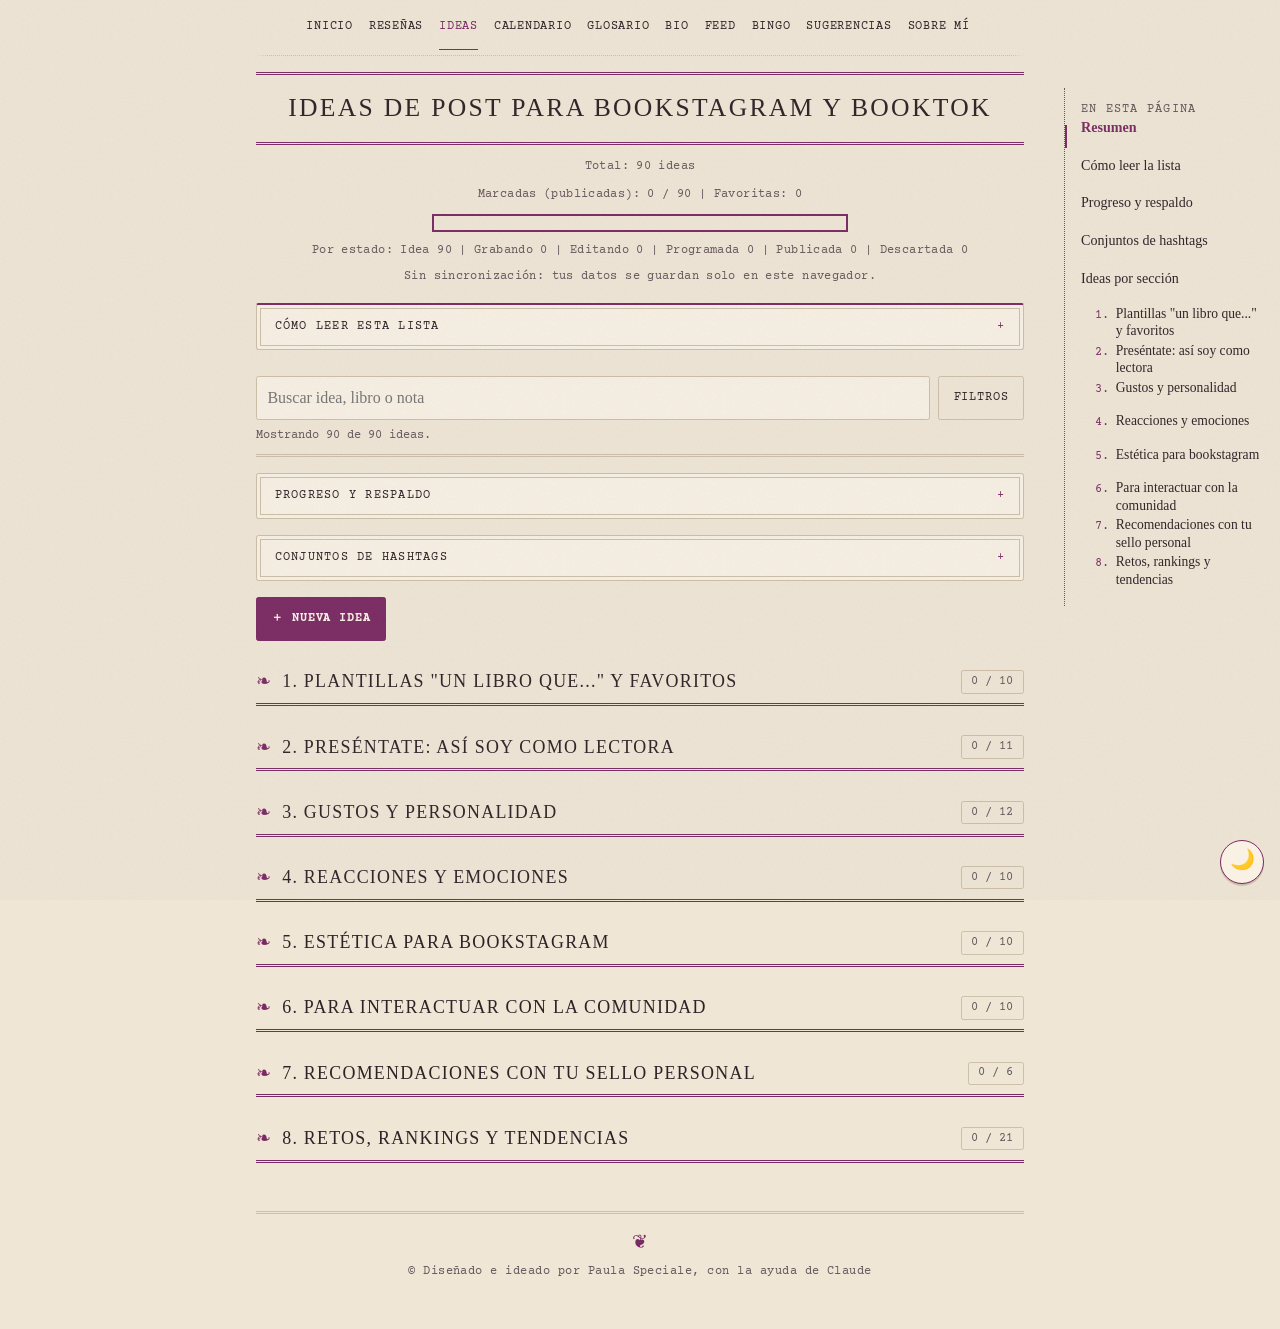
<file: ideas_post_90.html>
<!DOCTYPE html>
<html lang="es">
<head>
<meta charset="UTF-8">
<meta name="viewport" content="width=device-width, initial-scale=1, viewport-fit=cover">
<meta name="color-scheme" content="light dark">
<meta name="description" content="90 ideas de contenido para Bookstagram y BookTok con estados, fechas, checklist de producción, hashtags y notas. Organiza tus publicaciones en un solo lugar.">
<meta name="theme-color" content="#efe6d6" media="(prefers-color-scheme: light)">
<meta name="theme-color" content="#211b24" media="(prefers-color-scheme: dark)">
<link rel="icon" href="data:image/svg+xml,%3Csvg xmlns='http://www.w3.org/2000/svg' viewBox='0 0 100 100'%3E%3Ctext y='.9em' font-size='90'%3E%F0%9F%93%9A%3C/text%3E%3C/svg%3E">
<title>90 ideas de posts para Bookstagram y BookTok (gratis)</title>
<meta name="robots" content="index,follow,max-image-preview:large">
<link rel="canonical" href="https://TU-DOMINIO.com/ideas_post_90.html">
<link rel="alternate" hreflang="es" href="https://TU-DOMINIO.com/ideas_post_90.html">
<meta property="og:type" content="website">
<meta property="og:locale" content="es_ES">
<meta property="og:site_name" content="Contenido BookTok">
<meta property="og:title" content="90 ideas de posts para Bookstagram y BookTok (gratis)">
<meta property="og:description" content="90 ideas de contenido para Bookstagram y BookTok con estados, fechas, checklist de producción, hashtags y notas. Organiza tus publicaciones en un solo lugar.">
<meta property="og:url" content="https://TU-DOMINIO.com/ideas_post_90.html">
<meta name="twitter:card" content="summary">
<meta name="twitter:title" content="90 ideas de posts para Bookstagram y BookTok (gratis)">
<meta name="twitter:description" content="90 ideas de contenido para Bookstagram y BookTok con estados, fechas, checklist de producción, hashtags y notas. Organiza tus publicaciones en un solo lugar.">
<link rel="preload" href="fonts/courier-prime-latin-400-normal.woff2" as="font" type="font/woff2" crossorigin>
<script type="application/ld+json">{"@context": "https://schema.org", "@graph": [{"@type": "WebPage", "url": "https://TU-DOMINIO.com/ideas_post_90.html", "name": "90 ideas de posts para Bookstagram y BookTok (gratis)", "description": "90 ideas de contenido para Bookstagram y BookTok con estados, fechas, checklist de producción, hashtags y notas. Organiza tus publicaciones en un solo lugar.", "inLanguage": "es"}, {"@type": "BreadcrumbList", "itemListElement": [{"@type": "ListItem", "position": 1, "name": "Inicio", "item": "https://TU-DOMINIO.com/"}, {"@type": "ListItem", "position": 2, "name": "Ideas", "item": "https://TU-DOMINIO.com/ideas_post_90.html"}]}]}</script>
<link rel="stylesheet" href="base.css">
<link rel="stylesheet" href="ideas.css">
<link rel="stylesheet" href="toc.css">
<script src="theme.js"></script>
</head>
<body>
<nav class="menu" aria-label="Principal">
<a href="index.html">Inicio</a>
<a href="resenia.html">Reseñas</a>
<a href="ideas_post_90.html" aria-current="page">Ideas</a>
<a href="calendario_ideas_90.html">Calendario</a>
<a href="glosario.html">Glosario</a>
<a href="bio.html">Bio</a>
<a href="consistencia.html">Feed</a>
<a href="bingo.html">Bingo</a>
<a href="sugerencias.html">Sugerencias</a>
<a href="sobre_mi.html">Sobre mí</a>
</nav>
<header class="encabezado" id="inicio">
<h1>Ideas de post para Bookstagram y BookTok</h1>
<p class="total" id="total-ideas">Total: 90 ideas</p>
<p class="stats" aria-live="polite">Marcadas (publicadas): <span id="contador">0</span> / <span id="total">0</span> | Favoritas: <span id="favoritas">0</span></p>
<progress id="progreso" max="90" value="0" aria-label="Ideas publicadas"></progress>
<p id="por-estado" class="por-estado"></p>
<p id="sync-estado" class="sync-estado" role="status"></p>
<p id="recordatorio" role="status"></p>
</header>
<nav class="toc toc-ideas" id="toc" aria-label="En esta página">
<details id="toc-det">
<summary class="toc-titulo">En esta página</summary>
<ol>
<li><a href="#inicio">Resumen</a></li>
<li><a href="#guia">Cómo leer la lista</a></li>
<li><a href="#respaldo">Progreso y respaldo</a></li>
<li><a href="#conjuntos">Conjuntos de hashtags</a></li>
<li><a href="#lista">Ideas por sección</a>
<ol id="toc-secciones"></ol></li>
</ol>
</details>
</nav>
<main>

<details class="guia" id="guia">
<summary>Cómo leer esta lista</summary>
<ul>
<li>El formato sugerido va entre corchetes: [Post], [Carrusel] o [Reel].</li>
<li>Las plantillas de varias preguntas funcionan muy bien como carrusel (una slide por pregunta) o como historias de Instagram.</li>
<li>★ = inspirada en plantillas clásicas (&quot;Un libro que...&quot;, &quot;Mis favoritos&quot;, &quot;Top 5&quot;, &quot;Sobre mí&quot;, &quot;Favoritos de confort&quot;).</li>
<li>◆ = inspirada en tendencias de Bookstagram y BookTok.</li>
<li>Sin marca = idea original.</li>
</ul>
</details>

<div class="barra" id="barra">
<div class="barra-fila">
<input type="search" id="buscar" placeholder="Buscar idea, libro o nota" aria-label="Buscar" autocomplete="off">
<button type="button" id="btn-filtros" aria-expanded="false" aria-controls="panel-filtros">Filtros</button>
</div>
<div class="panel" id="panel-filtros" hidden>
<label class="campo"><span>Estado</span>
<select id="f-estado">
<option value="todas">Todos</option>
<option value="pendientes">Pendientes (sin publicar)</option>
<option value="hechas">Hechas (publicadas)</option>
<option value="idea">Idea</option>
<option value="grabando">Grabando</option>
<option value="editando">Editando</option>
<option value="programada">Programada</option>
<option value="descartada">Descartada</option>
</select></label>
<label class="campo"><span>Formato</span>
<select id="f-formato">
<option value="todos">Todos</option>
<option value="Post">Post</option>
<option value="Carrusel">Carrusel</option>
<option value="Reel">Reel</option>
</select></label>
<label class="campo"><span>Fecha</span>
<select id="f-fecha">
<option value="todas">Todas</option>
<option value="con">Con fecha</option>
<option value="sin">Sin fecha</option>
<option value="semana">Esta semana</option>
<option value="vencidas">Vencidas (sin publicar)</option>
</select></label>
<label class="campo"><span>Ordenar</span>
<select id="f-orden">
<option value="original">Orden original</option>
<option value="fecha">Por fecha (próximas primero)</option>
<option value="prioridad">Mi prioridad (a mano)</option>
</select></label>
<label class="campo"><span>Red</span>
<select id="f-red">
<option value="todas">Todas</option>
<option value="instagram">Instagram</option>
<option value="tiktok">TikTok</option>
<option value="youtube">YouTube</option>
<option value="sin">Sin red asignada</option>
</select></label>
<label class="campo"><span>Producción</span>
<select id="f-prod">
<option value="todas">Todas</option>
<option value="sin">Sin empezar</option>
<option value="curso">En curso</option>
<option value="completa">Completa (5/5)</option>
</select></label>
<label class="check"><input type="checkbox" id="f-fav"> Solo favoritas</label>
<div class="botones">
<button type="button" id="limpiar">Limpiar filtros</button>
<button type="button" id="sorpresa-btn" class="primario">Sorpréndeme</button>
</div>
<div class="botones vista">
<button type="button" id="abrir-secciones">Expandir secciones</button>
<button type="button" id="cerrar-secciones">Contraer secciones</button>
<button type="button" id="abrir-detalles">Abrir detalles de las ideas</button>
<button type="button" id="cerrar-detalles">Cerrar detalles de las ideas</button>
</div>
</div>
<p id="resultados" class="resultados" aria-live="polite"></p>
<p id="sorpresa" aria-live="polite"></p>
</div>

<details class="herramientas" id="respaldo">
<summary>Progreso y respaldo</summary>
<div class="herramientas-cuerpo">
<div class="botones">
<button type="button" id="exportar" class="primario">Exportar progreso (JSON, respaldo)</button>
<button type="button" id="exportar-csv">Exportar a CSV</button>
<button type="button" id="exportar-ics">Exportar fechas a calendario (.ics)</button>
<button type="button" id="sync-ahora" hidden>Sincronizar ahora</button>
</div>
<label class="campo"><span>Importar progreso</span>
<input type="file" id="importar" accept="application/json,.json"></label>
<div class="botones">
<button type="button" id="reiniciar">Desmarcar todas las hechas</button>
<button type="button" id="deshacer" hidden>Deshacer</button>
</div>
<p id="mensaje" role="status"></p>
</div>
</details>

<details class="herramientas conjuntos" id="conjuntos">
<summary>Conjuntos de hashtags</summary>
<div class="herramientas-cuerpo">
<p class="ayuda">Guarda grupos de hashtags y añádelos con un toque desde cada idea, dentro de «Libro, hashtags y notas».</p>
<ul class="sets" id="lista-sets"></ul>
<label class="campo"><span>Nombre del conjunto</span>
<input type="text" id="set-nombre" maxlength="40" autocomplete="off"></label>
<label class="campo"><span>Hashtags (separados por espacios)</span>
<textarea id="set-tags" rows="2" maxlength="500"></textarea></label>
<div class="botones">
<button type="button" id="set-guardar" class="primario">Guardar conjunto</button>
<button type="button" id="set-cancelar" hidden>Cancelar edición</button>
</div>
<p id="set-mensaje" role="status"></p>
</div>
</details>

<details class="herramientas" id="panel-borradas" hidden>
<summary id="resumen-borradas">Ideas borradas</summary>
<div class="herramientas-cuerpo">
<ul class="sets" id="lista-borradas"></ul>
</div>
</details>

<div class="botones acciones-lista">
<button type="button" id="nueva-idea" class="primario">＋ Nueva idea</button>
</div>

<div id="lista"></div>
<noscript><p>Esta página necesita JavaScript para mostrar la lista de ideas.</p></noscript>

<dialog id="dialogo" aria-labelledby="dialogo-texto">
<p id="dialogo-texto"></p>
<div class="botones">
<button type="button" id="dialogo-no">Cancelar</button>
<button type="button" id="dialogo-si" class="primario">Continuar</button>
</div>
</dialog>

<dialog id="dialogo-idea" aria-labelledby="dialogo-idea-titulo">
<h2 id="dialogo-idea-titulo">Nueva idea</h2>
<div class="dialogo-form">
<p class="aviso-privada">🔒 Las ideas que agregues aquí solo las verás tú; no son visibles para los demás. Si quieres proponerlas para todos, cuéntamelas en <a href="sugerencias.html">Sugerencias / Ideas</a>.</p>
<label class="campo"><span>Idea</span>
<textarea id="idea-texto" rows="4" maxlength="300"></textarea></label>
<label class="campo"><span>Formato</span>
<select id="idea-formato">
<option value="Post">Post</option>
<option value="Carrusel">Carrusel</option>
<option value="Reel">Reel</option>
</select></label>
<label class="campo"><span>Sección</span>
<select id="idea-seccion"></select></label>
<label class="campo" id="idea-seccion-nueva-campo" hidden><span>Nombre de la nueva sección</span>
<input type="text" id="idea-seccion-nueva" maxlength="60" autocomplete="off"></label>
<p id="idea-error" role="alert"></p>
</div>
<div class="botones">
<button type="button" id="idea-cancelar">Cancelar</button>
<button type="button" id="idea-guardar" class="primario">Guardar</button>
</div>
</dialog>

<dialog id="dialogo-copiar" aria-label="Copiar texto">
<p>No se pudo copiar automáticamente. Selecciona el texto y cópialo:</p>
<textarea id="copiar-texto" rows="6" readonly></textarea>
<div class="botones">
<button type="button" id="copiar-cerrar" class="primario">Cerrar</button>
</div>
</dialog>

</main>
<div id="copiado" class="solo-lector" role="status" aria-live="polite"></div>
<footer>
  <p>&copy; Diseñado e ideado por Paula Speciale, con la ayuda de Claude</p>
</footer>
<script src="datos.js" data-usa="ideas"></script>
<script src="app.js"></script>
<script>
/* Menú «En esta página» de la página de Ideas.

   Construye la lista de secciones a partir de los <details> que crea app.js,
   la sincroniza cuando aparecen o desaparecen secciones nuevas (evento
   «secciones-cambiadas»), marca el enlace de la sección visible al hacer scroll
   y abre el panel plegable al pulsar un enlace.
   En pantallas anchas el menú está siempre abierto; en móvil es plegable. */
(function () {
  "use strict";
  const toc = document.getElementById("toc");
  const det = document.getElementById("toc-det");
  const sub = document.getElementById("toc-secciones");
  if (!toc || !det || !sub) return;

  let links = [], pares = [];

  // Un enlace por cada sección de ideas (los títulos los crea app.js).
  // Se vuelve a llamar cuando app.js crea o quita una sección nueva.
  function construirSecciones() {
  sub.textContent = "";
  Array.prototype.forEach.call(document.querySelectorAll("#lista > details[data-sec]"), function (d, k) {
    d.id = "seccion-" + (k + 1);
    const h = d.querySelector("summary h2");
    const txt = h ? h.textContent.trim() : "Sección " + (k + 1);
    const m = /^(\d+\.)\s*(.*)$/.exec(txt);
    let num = m ? m[1] : "", t = m ? m[2] : txt;
    if (t === t.toUpperCase()) t = t.charAt(0) + t.slice(1).toLowerCase();
    const li = document.createElement("li"), a = document.createElement("a");
    a.href = "#" + d.id;
    if (num) { const s = document.createElement("span"); s.className = "ni"; s.textContent = num; a.appendChild(s); }
    a.appendChild(document.createTextNode(t));
    li.appendChild(a);
    sub.appendChild(li);
  });

  links = Array.prototype.slice.call(toc.querySelectorAll("a"));
  pares = links.map(function (a) {
    return { a: a, t: document.getElementById(a.getAttribute("href").slice(1)) };
  }).filter(function (p) { return p.t; });
  }
  construirSecciones();
  document.addEventListener("secciones-cambiadas", function () { construirSecciones(); actualizar(); });

  const mq = window.matchMedia ? window.matchMedia("(min-width: 80rem)") : null;
  function ancho() { return !!(mq && mq.matches); }

  // En pantalla ancha el menú está siempre abierto; en móvil es un panel plegable
  const resumen = det.querySelector("summary");
  function ajustar() {
    det.open = ancho();
    resumen.tabIndex = ancho() ? -1 : 0;
  }
  if (mq) { if (mq.addEventListener) mq.addEventListener("change", ajustar); else if (mq.addListener) mq.addListener(ajustar); }
  det.addEventListener("toggle", function () { if (ancho() && !det.open) det.open = true; });
  ajustar();

  function marcar(a) {
    links.forEach(function (l) {
      if (l === a) l.setAttribute("aria-current", "location");
      else l.removeAttribute("aria-current");
    });
    // Si el menú tiene scroll propio, deja visible el enlace activo
    if (ancho() && a && toc.scrollHeight > toc.clientHeight) {
      const r = a.getBoundingClientRect(), tr = toc.getBoundingClientRect();
      if (r.top < tr.top + 8) toc.scrollTop -= tr.top + 8 - r.top;
      else if (r.bottom > tr.bottom - 8) toc.scrollTop += r.bottom - tr.bottom + 8;
    }
  }

  // Marca el enlace de la sección que está más cerca del tercio superior de la
  // pantalla (y el último enlace si se llegó al final de la página).
  function actualizar() {
    // Las secciones ocultas por filtros u orden también desaparecen del menú
    const vis = pares.filter(function (p) {
      const v = !p.t.hidden && p.t.getClientRects().length > 0;
      p.a.parentNode.hidden = !v;
      return v;
    });
    if (!vis.length) return;
    let linea = window.innerHeight * 0.3, actual = vis[0];
    vis.forEach(function (p) { if (p.t.getBoundingClientRect().top <= linea) actual = p; });
    if (window.innerHeight + window.scrollY >= document.documentElement.scrollHeight - 4) actual = vis[vis.length - 1];
    marcar(actual.a);
  }

  let ticking = false;
  function pedir() {
    if (ticking) return;
    ticking = true;
    requestAnimationFrame(function () { ticking = false; actualizar(); });
  }
  window.addEventListener("scroll", pedir, { passive: true });
  window.addEventListener("resize", pedir);
  const lista = document.getElementById("lista");
  if (lista && window.MutationObserver) {
    new MutationObserver(pedir).observe(lista, { subtree: true, attributes: true, attributeFilter: ["hidden", "open"] });
  }

  // Al saltar a una sección o panel plegable, se abre
  toc.addEventListener("click", function (e) {
    const a = e.target.closest ? e.target.closest("a") : null;
    if (!a) return;
    const t = document.getElementById(a.getAttribute("href").slice(1));
    if (t && t.tagName === "DETAILS") t.open = true;
  });
  actualizar();
})();
</script>
</body>
</html>
</file>
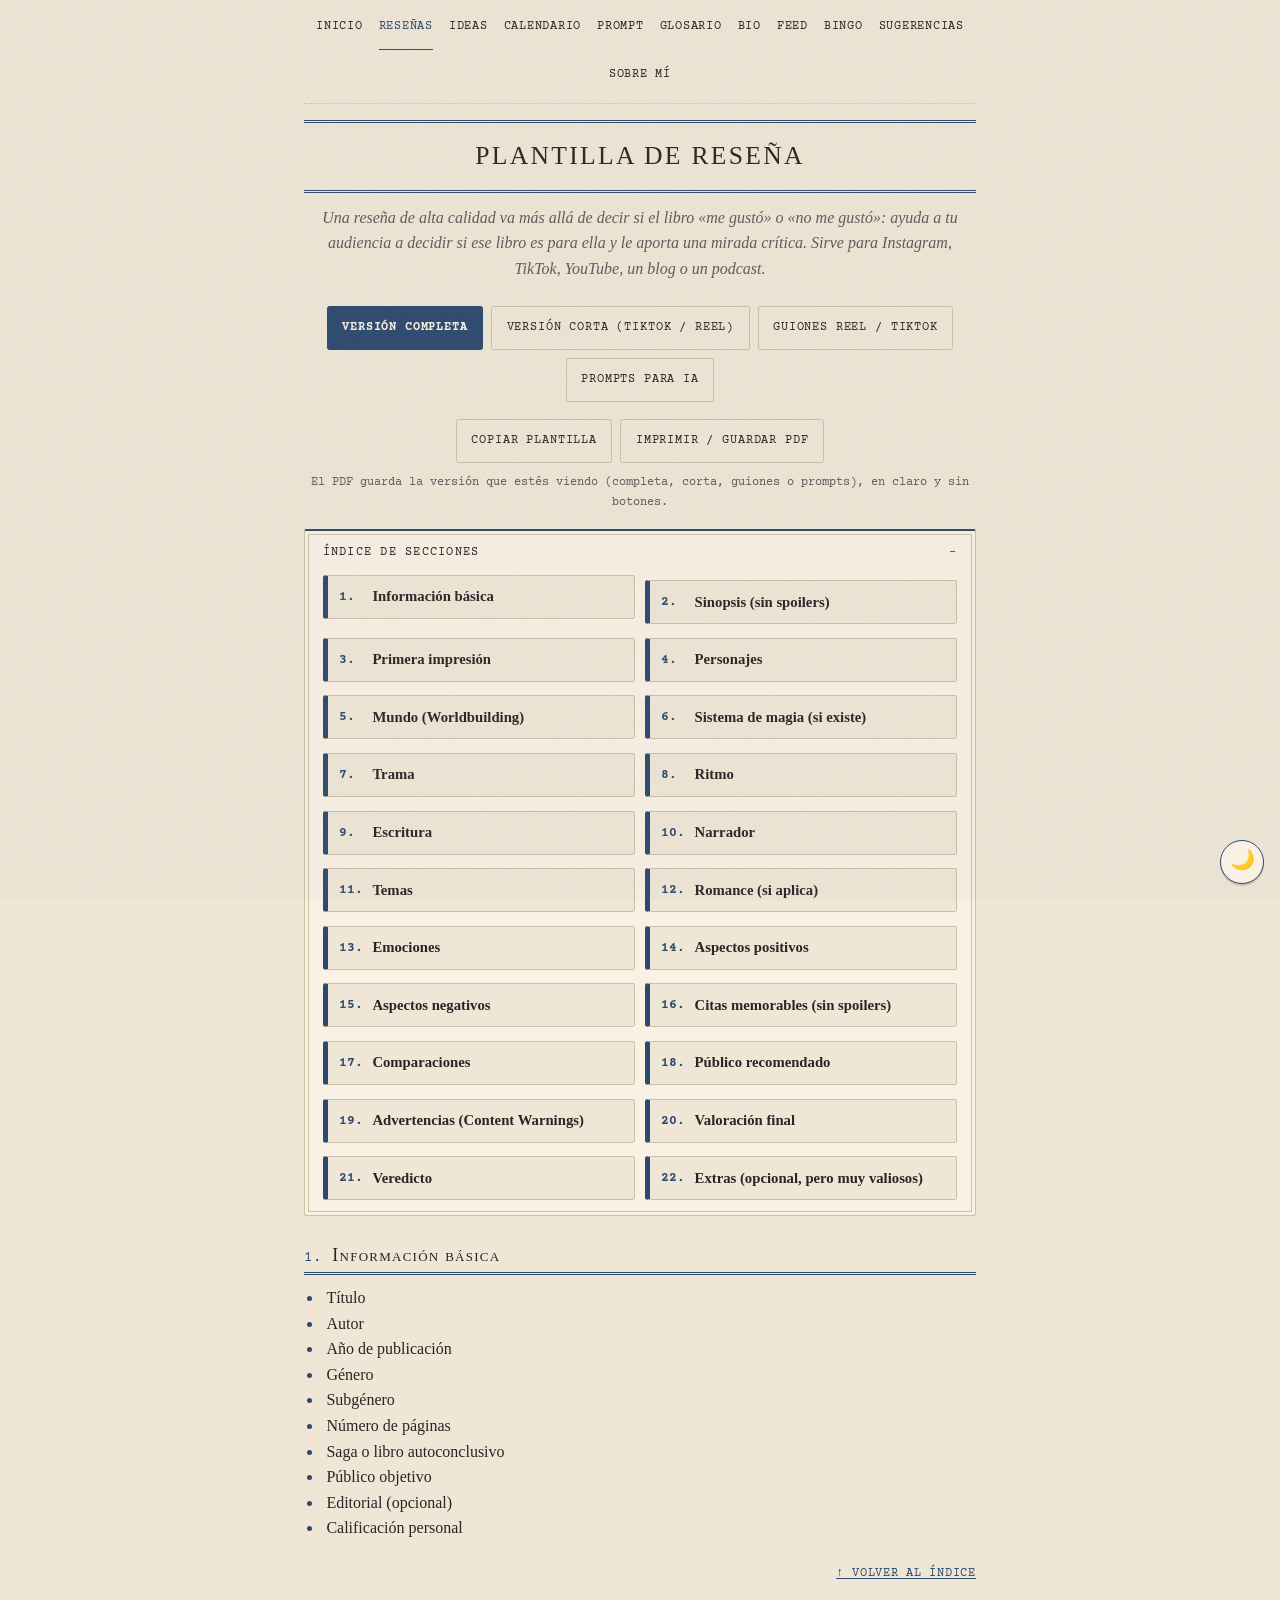
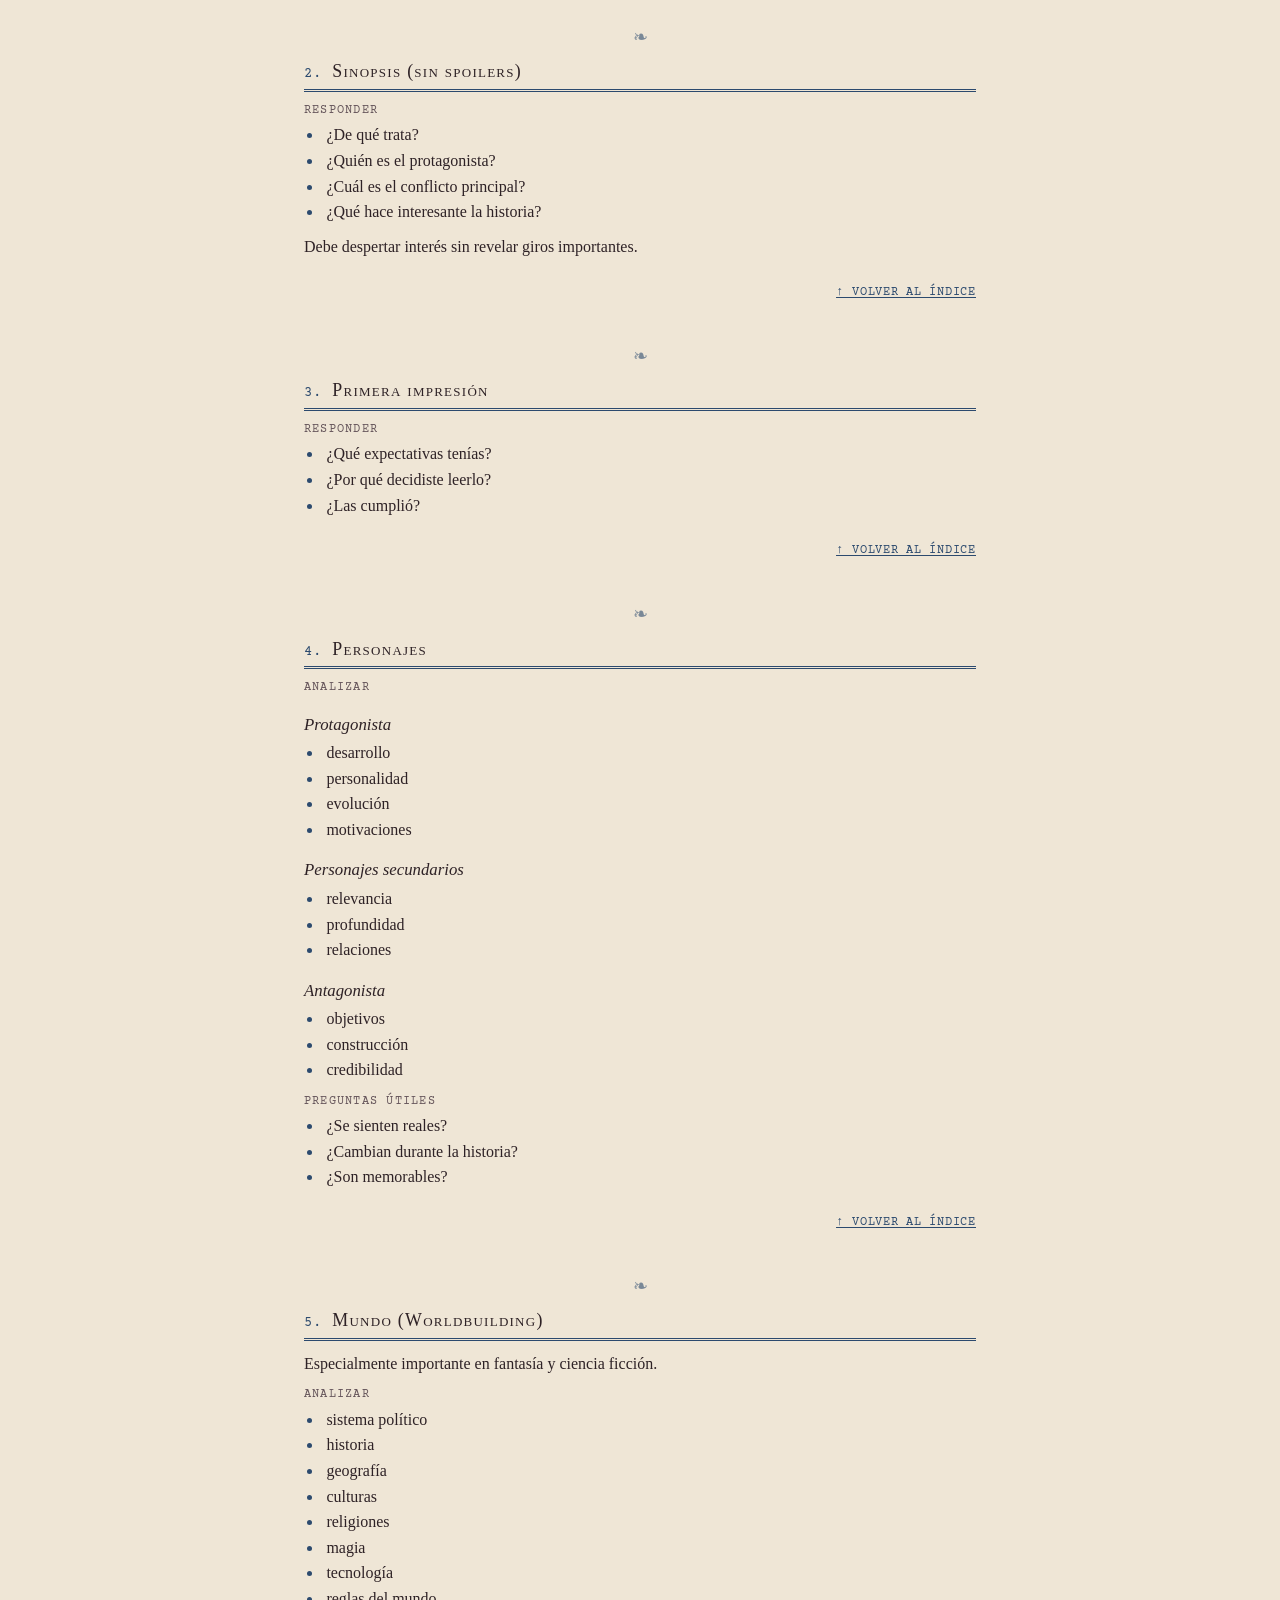
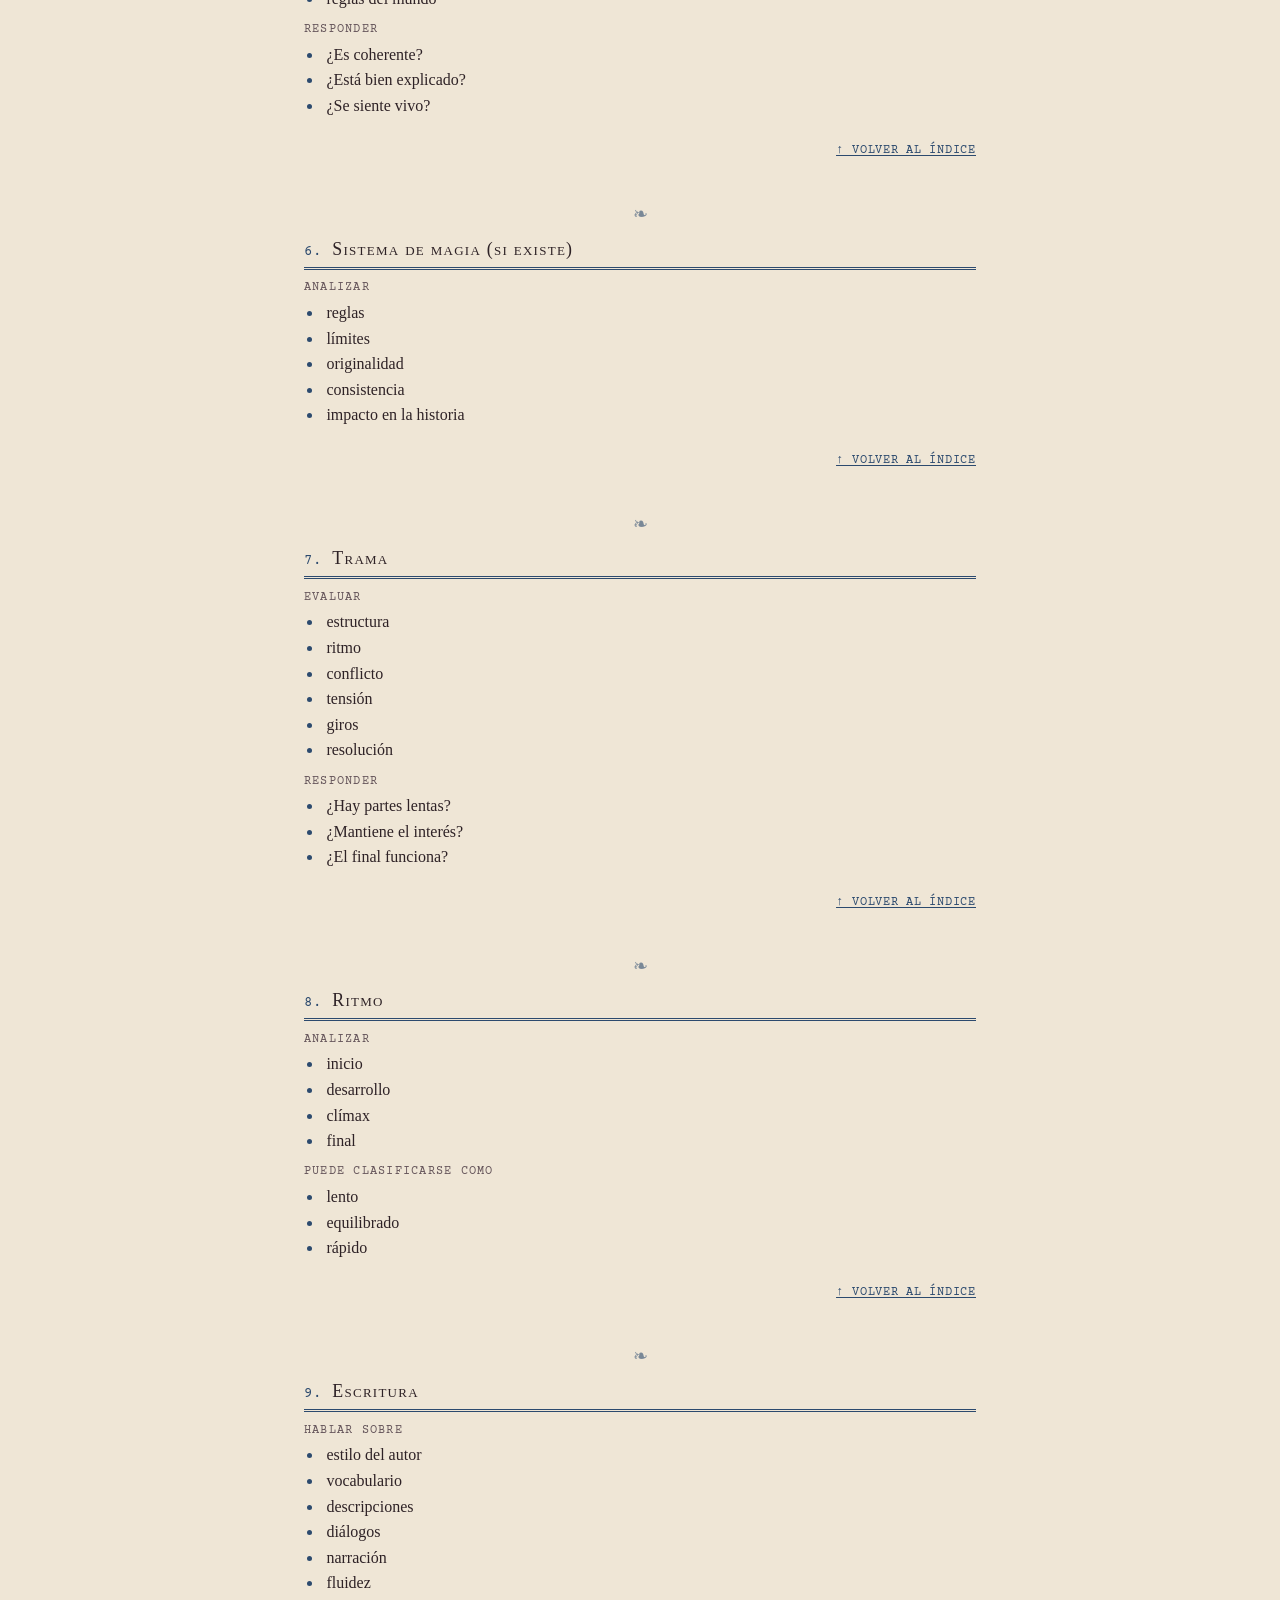
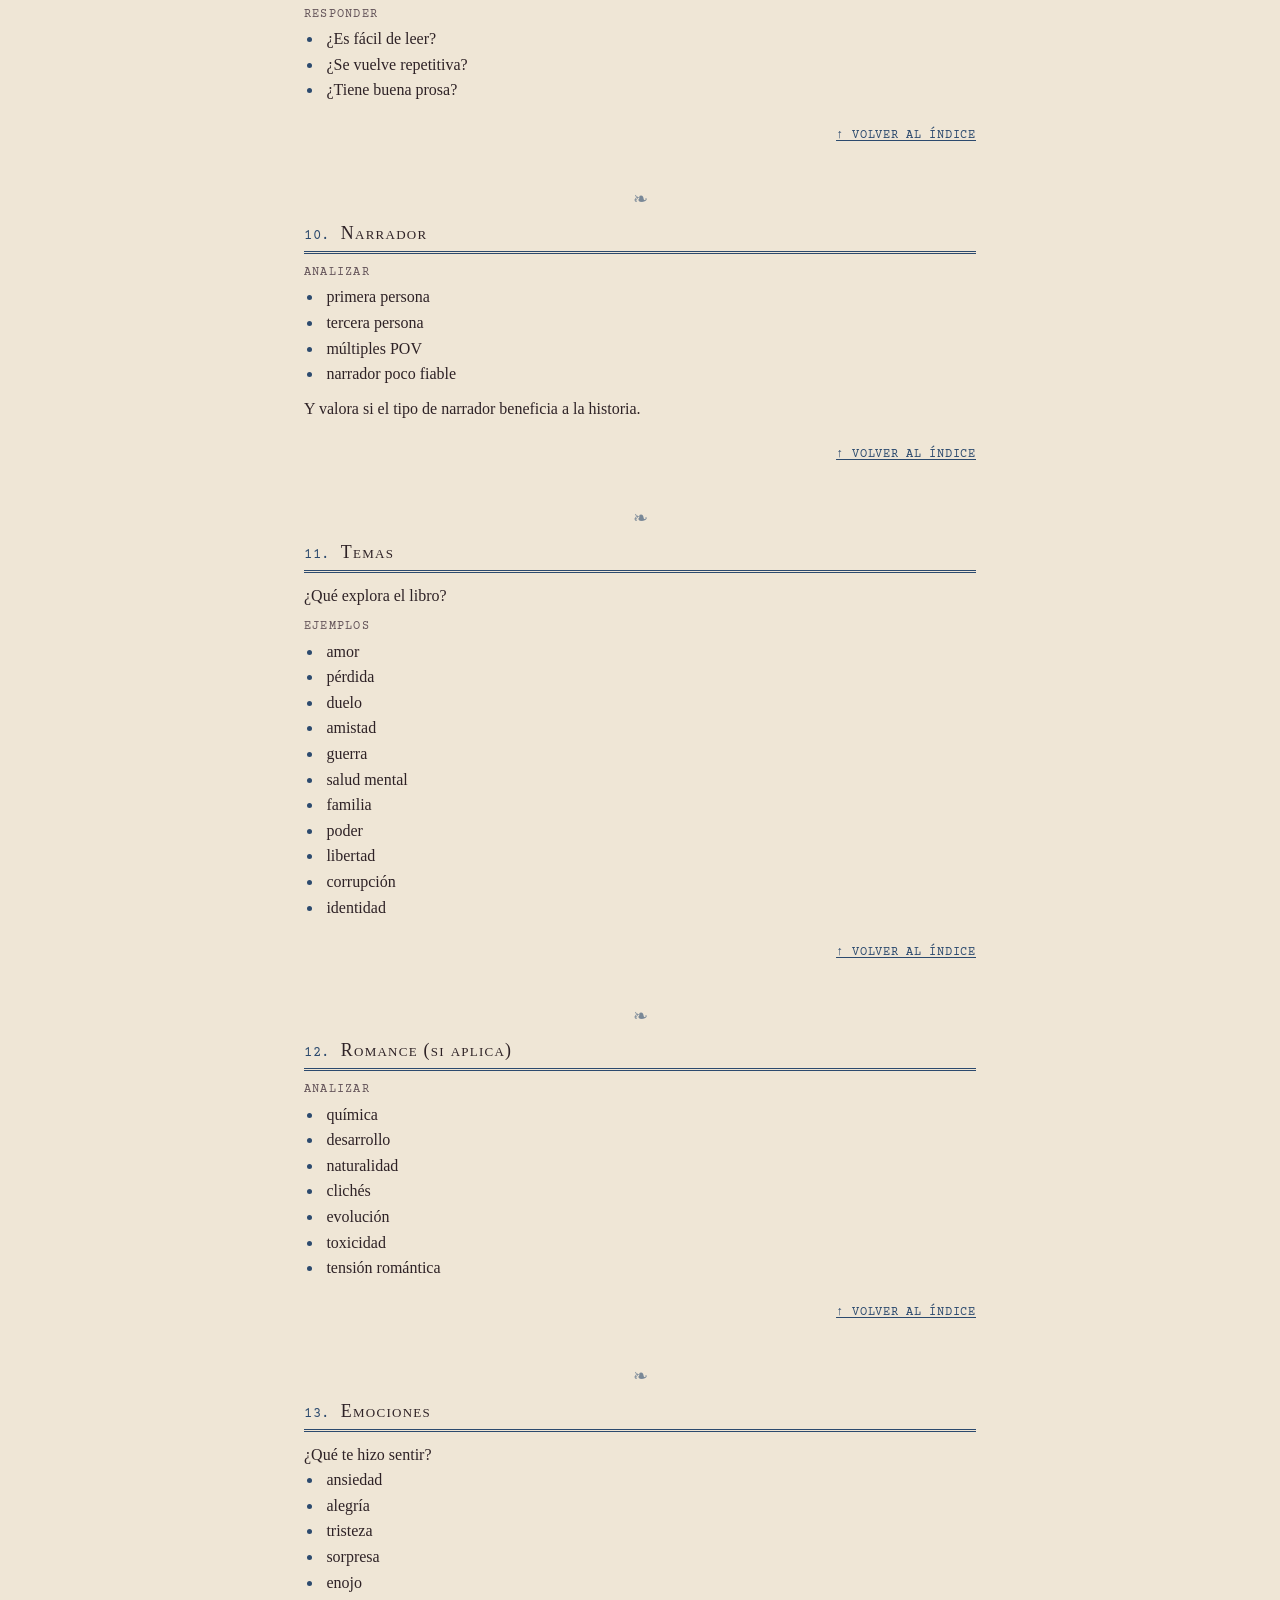
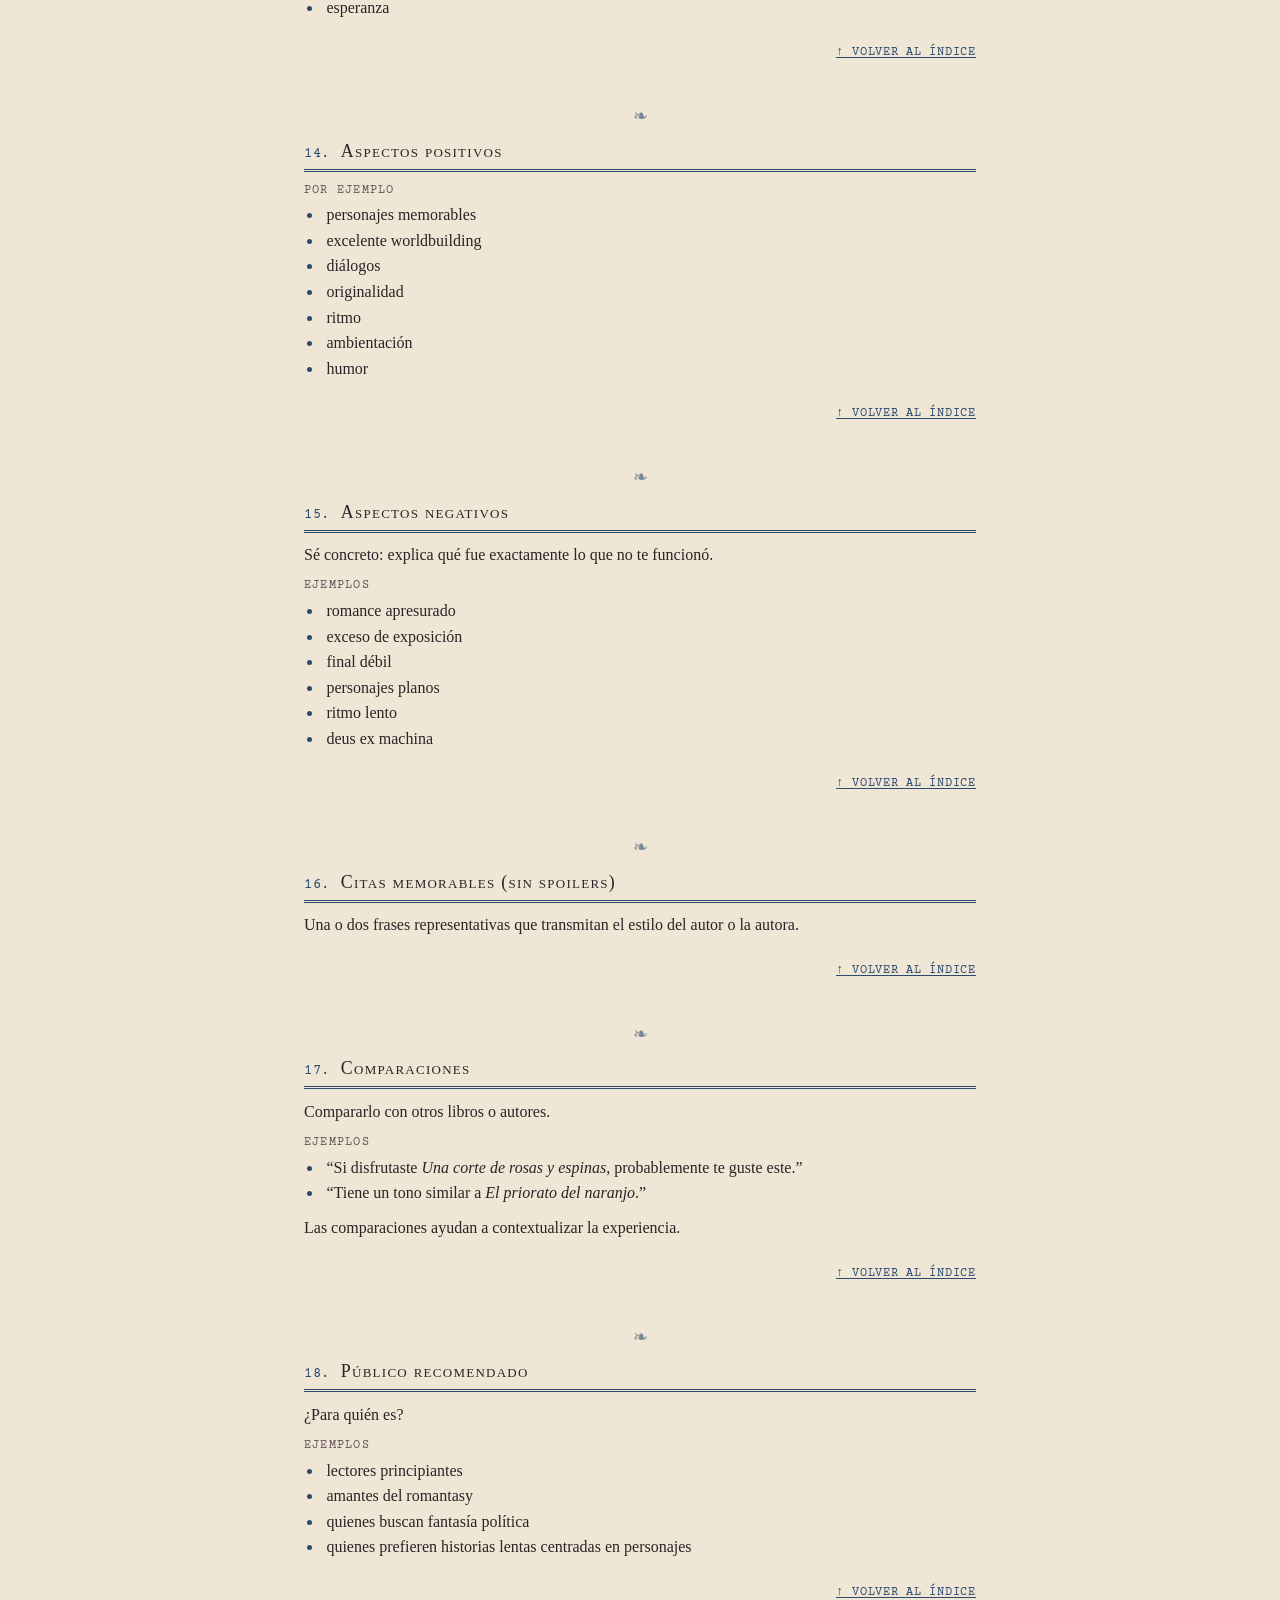
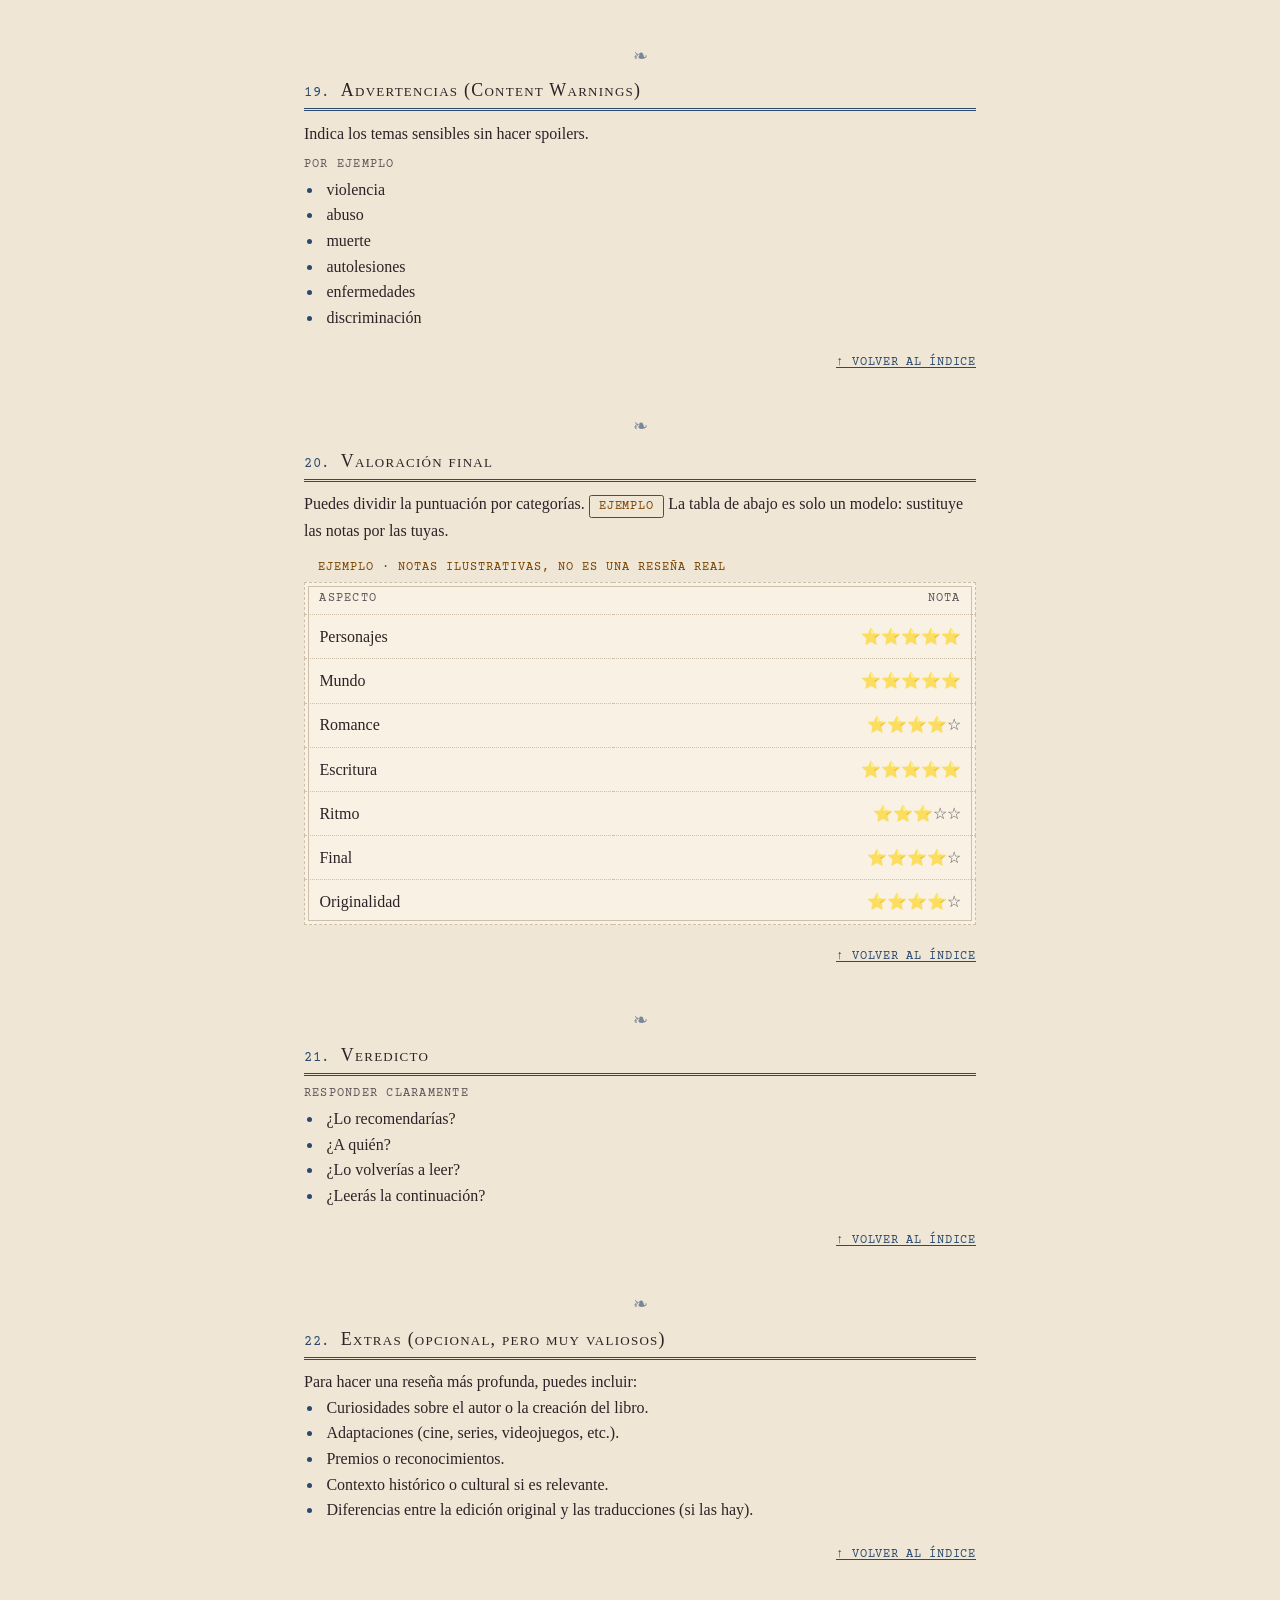
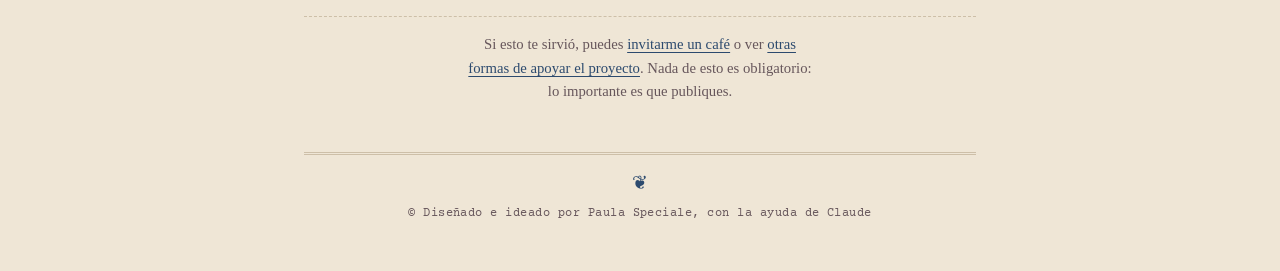
<file: resena.html>
<!DOCTYPE html>
<html lang="es">
<head>
<meta charset="UTF-8">
<meta name="viewport" content="width=device-width, initial-scale=1, viewport-fit=cover">
<meta name="color-scheme" content="light dark">
<meta name="description" content="Plantilla de reseña de 22 secciones, versión corta para TikTok y Reels, guiones con ganchos para BookTok y prompts para IA. Cópiala como texto o guárdala en PDF.">
<meta name="theme-color" content="#efe6d6" media="(prefers-color-scheme: light)">
<meta name="theme-color" content="#211b24" media="(prefers-color-scheme: dark)">
<link rel="icon" href="data:image/svg+xml,%3Csvg xmlns='http://www.w3.org/2000/svg' viewBox='0 0 100 100'%3E%3Ctext y='.9em' font-size='90'%3E%F0%9F%93%9A%3C/text%3E%3C/svg%3E">
<title>Plantilla de reseña de libros y guiones para Reels y TikTok</title>
<meta name="robots" content="index,follow,max-image-preview:large">
<link rel="canonical" href="https://TU-DOMINIO.com/resena.html">
<link rel="alternate" hreflang="es" href="https://TU-DOMINIO.com/resena.html">
<link rel="alternate" hreflang="x-default" href="https://TU-DOMINIO.com/resena.html">
<meta property="og:type" content="website">
<meta property="og:locale" content="es_ES">
<meta property="og:site_name" content="Contenido BookTok">
<meta property="og:title" content="Plantilla de reseña de libros y guiones para Reels y TikTok">
<meta property="og:description" content="Plantilla de reseña de 22 secciones, versión corta para TikTok y Reels, guiones con ganchos para BookTok y prompts para IA. Cópiala como texto o guárdala en PDF.">
<meta property="og:url" content="https://TU-DOMINIO.com/resena.html">
<meta name="twitter:card" content="summary">
<meta name="twitter:title" content="Plantilla de reseña de libros y guiones para Reels y TikTok">
<meta name="twitter:description" content="Plantilla de reseña de 22 secciones, versión corta para TikTok y Reels, guiones con ganchos para BookTok y prompts para IA. Cópiala como texto o guárdala en PDF.">
<link rel="preload" href="fonts/courier-prime-latin-400-normal.woff2" as="font" type="font/woff2" crossorigin>
<script type="application/ld+json">{"@context": "https://schema.org", "@graph": [{"@type": "WebPage", "url": "https://TU-DOMINIO.com/resena.html", "name": "Plantilla de reseña de libros y guiones para Reels y TikTok", "description": "Plantilla de reseña de 22 secciones, versión corta para TikTok y Reels, guiones con ganchos para BookTok y prompts para IA. Cópiala como texto o guárdala en PDF.", "inLanguage": "es"}, {"@type": "BreadcrumbList", "itemListElement": [{"@type": "ListItem", "position": 1, "name": "Inicio", "item": "https://TU-DOMINIO.com/"}, {"@type": "ListItem", "position": 2, "name": "Reseñas", "item": "https://TU-DOMINIO.com/resena.html"}]}]}</script>
<link rel="stylesheet" href="css/base.css">
<link rel="stylesheet" href="css/paginas/resena.css">
<script src="js/nucleo/theme.js"></script>
</head>
<body>
<a class="saltar" href="#contenido">Saltar al contenido</a>
<nav class="menu" aria-label="Principal">
<a href="index.html">Inicio</a>
<a href="resena.html" aria-current="page">Reseñas</a>
<a href="ideas.html">Ideas</a>
<a href="calendario.html">Calendario</a>
<a href="generadorprompt.html">Prompt</a>
<a href="glosario.html">Glosario</a>
<a href="bio.html">Bio</a>
<a href="consistencia.html">Feed</a>
<a href="bingo.html">Bingo</a>
<a href="sugerencias.html">Sugerencias</a>
<a href="sobre-mi.html">Sobre mí</a>
</nav>
<header class="encabezado">
<h1>Plantilla de reseña</h1>
<p class="intro">Una reseña de alta calidad va más allá de decir si el libro «me gustó» o «no me gustó»: ayuda a tu audiencia a decidir si ese libro es para ella y le aporta una mirada crítica. Sirve para Instagram, TikTok, YouTube, un blog o un podcast.</p>
<div class="acciones-plantilla no-print">
<div class="botones centrado" role="group" aria-label="Versión de la plantilla">
<button type="button" id="ver-completa" aria-pressed="true">Versión completa</button>
<button type="button" id="ver-corta" aria-pressed="false">Versión corta (TikTok / Reel)</button>
<button type="button" id="ver-guiones" aria-pressed="false">Guiones Reel / TikTok</button>
<button type="button" id="ver-prompts" aria-pressed="false">Prompts para IA</button>
</div>
<div class="botones centrado">
<button type="button" id="copiar-plantilla">Copiar plantilla</button>
<button type="button" id="imprimir-plantilla">Imprimir / guardar PDF</button>
</div>
<p id="plantilla-msg" class="ayuda" role="status"></p>
<p class="ayuda no-print">El PDF guarda la versión que estés viendo (completa, corta, guiones o prompts), en claro y sin botones.</p>
</div>
</header>
<main id="contenido" tabindex="-1">
<div id="vista-completa">
<details class="guia indice" id="indice" open>
<summary>Índice de secciones</summary>
<ol>
<li><a href="#s1"><span class="ni">1.</span> Información básica</a></li>
<li><a href="#s2"><span class="ni">2.</span> Sinopsis (sin spoilers)</a></li>
<li><a href="#s3"><span class="ni">3.</span> Primera impresión</a></li>
<li><a href="#s4"><span class="ni">4.</span> Personajes</a></li>
<li><a href="#s5"><span class="ni">5.</span> Mundo (Worldbuilding)</a></li>
<li><a href="#s6"><span class="ni">6.</span> Sistema de magia (si existe)</a></li>
<li><a href="#s7"><span class="ni">7.</span> Trama</a></li>
<li><a href="#s8"><span class="ni">8.</span> Ritmo</a></li>
<li><a href="#s9"><span class="ni">9.</span> Escritura</a></li>
<li><a href="#s10"><span class="ni">10.</span> Narrador</a></li>
<li><a href="#s11"><span class="ni">11.</span> Temas</a></li>
<li><a href="#s12"><span class="ni">12.</span> Romance (si aplica)</a></li>
<li><a href="#s13"><span class="ni">13.</span> Emociones</a></li>
<li><a href="#s14"><span class="ni">14.</span> Aspectos positivos</a></li>
<li><a href="#s15"><span class="ni">15.</span> Aspectos negativos</a></li>
<li><a href="#s16"><span class="ni">16.</span> Citas memorables (sin spoilers)</a></li>
<li><a href="#s17"><span class="ni">17.</span> Comparaciones</a></li>
<li><a href="#s18"><span class="ni">18.</span> Público recomendado</a></li>
<li><a href="#s19"><span class="ni">19.</span> Advertencias (Content Warnings)</a></li>
<li><a href="#s20"><span class="ni">20.</span> Valoración final</a></li>
<li><a href="#s21"><span class="ni">21.</span> Veredicto</a></li>
<li><a href="#s22"><span class="ni">22.</span> Extras (opcional, pero muy valiosos)</a></li>
</ol>
</details>
<section class="bloque" id="s1">
<h2><span class="n">1.</span> Información básica</h2>
<ul><li>Título</li><li>Autor</li><li>Año de publicación</li><li>Género</li><li>Subgénero</li><li>Número de páginas</li><li>Saga o libro autoconclusivo</li><li>Público objetivo</li><li>Editorial (opcional)</li><li>Calificación personal</li></ul>
<p class="subir no-print"><a href="#indice">↑ Volver al índice</a></p>
</section>
<section class="bloque" id="s2">
<h2><span class="n">2.</span> Sinopsis (sin spoilers)</h2>
<p class="rotulo">Responder</p>
<ul><li>¿De qué trata?</li><li>¿Quién es el protagonista?</li><li>¿Cuál es el conflicto principal?</li><li>¿Qué hace interesante la historia?</li></ul>
<p>Debe despertar interés sin revelar giros importantes.</p>
<p class="subir no-print"><a href="#indice">↑ Volver al índice</a></p>
</section>
<section class="bloque" id="s3">
<h2><span class="n">3.</span> Primera impresión</h2>
<p class="rotulo">Responder</p>
<ul><li>¿Qué expectativas tenías?</li><li>¿Por qué decidiste leerlo?</li><li>¿Las cumplió?</li></ul>
<p class="subir no-print"><a href="#indice">↑ Volver al índice</a></p>
</section>
<section class="bloque" id="s4">
<h2><span class="n">4.</span> Personajes</h2>
<p class="rotulo">Analizar</p>
<h3>Protagonista</h3>
<ul><li>desarrollo</li><li>personalidad</li><li>evolución</li><li>motivaciones</li></ul>
<h3>Personajes secundarios</h3>
<ul><li>relevancia</li><li>profundidad</li><li>relaciones</li></ul>
<h3>Antagonista</h3>
<ul><li>objetivos</li><li>construcción</li><li>credibilidad</li></ul>
<p class="rotulo">Preguntas útiles</p>
<ul><li>¿Se sienten reales?</li><li>¿Cambian durante la historia?</li><li>¿Son memorables?</li></ul>
<p class="subir no-print"><a href="#indice">↑ Volver al índice</a></p>
</section>
<section class="bloque" id="s5">
<h2><span class="n">5.</span> Mundo (Worldbuilding)</h2>
<p>Especialmente importante en fantasía y ciencia ficción.</p>
<p class="rotulo">Analizar</p>
<ul><li>sistema político</li><li>historia</li><li>geografía</li><li>culturas</li><li>religiones</li><li>magia</li><li>tecnología</li><li>reglas del mundo</li></ul>
<p class="rotulo">Responder</p>
<ul><li>¿Es coherente?</li><li>¿Está bien explicado?</li><li>¿Se siente vivo?</li></ul>
<p class="subir no-print"><a href="#indice">↑ Volver al índice</a></p>
</section>
<section class="bloque" id="s6">
<h2><span class="n">6.</span> Sistema de magia (si existe)</h2>
<p class="rotulo">Analizar</p>
<ul><li>reglas</li><li>límites</li><li>originalidad</li><li>consistencia</li><li>impacto en la historia</li></ul>
<p class="subir no-print"><a href="#indice">↑ Volver al índice</a></p>
</section>
<section class="bloque" id="s7">
<h2><span class="n">7.</span> Trama</h2>
<p class="rotulo">Evaluar</p>
<ul><li>estructura</li><li>ritmo</li><li>conflicto</li><li>tensión</li><li>giros</li><li>resolución</li></ul>
<p class="rotulo">Responder</p>
<ul><li>¿Hay partes lentas?</li><li>¿Mantiene el interés?</li><li>¿El final funciona?</li></ul>
<p class="subir no-print"><a href="#indice">↑ Volver al índice</a></p>
</section>
<section class="bloque" id="s8">
<h2><span class="n">8.</span> Ritmo</h2>
<p class="rotulo">Analizar</p>
<ul><li>inicio</li><li>desarrollo</li><li>clímax</li><li>final</li></ul>
<p class="rotulo">Puede clasificarse como</p>
<ul><li>lento</li><li>equilibrado</li><li>rápido</li></ul>
<p class="subir no-print"><a href="#indice">↑ Volver al índice</a></p>
</section>
<section class="bloque" id="s9">
<h2><span class="n">9.</span> Escritura</h2>
<p class="rotulo">Hablar sobre</p>
<ul><li>estilo del autor</li><li>vocabulario</li><li>descripciones</li><li>diálogos</li><li>narración</li><li>fluidez</li></ul>
<p class="rotulo">Responder</p>
<ul><li>¿Es fácil de leer?</li><li>¿Se vuelve repetitiva?</li><li>¿Tiene buena prosa?</li></ul>
<p class="subir no-print"><a href="#indice">↑ Volver al índice</a></p>
</section>
<section class="bloque" id="s10">
<h2><span class="n">10.</span> Narrador</h2>
<p class="rotulo">Analizar</p>
<ul><li>primera persona</li><li>tercera persona</li><li>múltiples POV</li><li>narrador poco fiable</li></ul>
<p>Y valora si el tipo de narrador beneficia a la historia.</p>
<p class="subir no-print"><a href="#indice">↑ Volver al índice</a></p>
</section>
<section class="bloque" id="s11">
<h2><span class="n">11.</span> Temas</h2>
<p>¿Qué explora el libro?</p>
<p class="rotulo">Ejemplos</p>
<ul><li>amor</li><li>pérdida</li><li>duelo</li><li>amistad</li><li>guerra</li><li>salud mental</li><li>familia</li><li>poder</li><li>libertad</li><li>corrupción</li><li>identidad</li></ul>
<p class="subir no-print"><a href="#indice">↑ Volver al índice</a></p>
</section>
<section class="bloque" id="s12">
<h2><span class="n">12.</span> Romance (si aplica)</h2>
<p class="rotulo">Analizar</p>
<ul><li>química</li><li>desarrollo</li><li>naturalidad</li><li>clichés</li><li>evolución</li><li>toxicidad</li><li>tensión romántica</li></ul>
<p class="subir no-print"><a href="#indice">↑ Volver al índice</a></p>
</section>
<section class="bloque" id="s13">
<h2><span class="n">13.</span> Emociones</h2>
<p>¿Qué te hizo sentir?</p>
<ul><li>ansiedad</li><li>alegría</li><li>tristeza</li><li>sorpresa</li><li>enojo</li><li>esperanza</li></ul>
<p class="subir no-print"><a href="#indice">↑ Volver al índice</a></p>
</section>
<section class="bloque" id="s14">
<h2><span class="n">14.</span> Aspectos positivos</h2>
<p class="rotulo">Por ejemplo</p>
<ul><li>personajes memorables</li><li>excelente worldbuilding</li><li>diálogos</li><li>originalidad</li><li>ritmo</li><li>ambientación</li><li>humor</li></ul>
<p class="subir no-print"><a href="#indice">↑ Volver al índice</a></p>
</section>
<section class="bloque" id="s15">
<h2><span class="n">15.</span> Aspectos negativos</h2>
<p>Sé concreto: explica qué fue exactamente lo que no te funcionó.</p>
<p class="rotulo">Ejemplos</p>
<ul><li>romance apresurado</li><li>exceso de exposición</li><li>final débil</li><li>personajes planos</li><li>ritmo lento</li><li>deus ex machina</li></ul>
<p class="subir no-print"><a href="#indice">↑ Volver al índice</a></p>
</section>
<section class="bloque" id="s16">
<h2><span class="n">16.</span> Citas memorables (sin spoilers)</h2>
<p>Una o dos frases representativas que transmitan el estilo del autor o la autora.</p>
<p class="subir no-print"><a href="#indice">↑ Volver al índice</a></p>
</section>
<section class="bloque" id="s17">
<h2><span class="n">17.</span> Comparaciones</h2>
<p>Compararlo con otros libros o autores.</p>
<p class="rotulo">Ejemplos</p>
<ul><li>“Si disfrutaste <em>Una corte de rosas y espinas</em>, probablemente te guste este.”</li><li>“Tiene un tono similar a <em>El priorato del naranjo</em>.”</li></ul>
<p>Las comparaciones ayudan a contextualizar la experiencia.</p>
<p class="subir no-print"><a href="#indice">↑ Volver al índice</a></p>
</section>
<section class="bloque" id="s18">
<h2><span class="n">18.</span> Público recomendado</h2>
<p>¿Para quién es?</p>
<p class="rotulo">Ejemplos</p>
<ul><li>lectores principiantes</li><li>amantes del romantasy</li><li>quienes buscan fantasía política</li><li>quienes prefieren historias lentas centradas en personajes</li></ul>
<p class="subir no-print"><a href="#indice">↑ Volver al índice</a></p>
</section>
<section class="bloque" id="s19">
<h2><span class="n">19.</span> Advertencias (Content Warnings)</h2>
<p>Indica los temas sensibles sin hacer spoilers.</p>
<p class="rotulo">Por ejemplo</p>
<ul><li>violencia</li><li>abuso</li><li>muerte</li><li>autolesiones</li><li>enfermedades</li><li>discriminación</li></ul>
<p class="subir no-print"><a href="#indice">↑ Volver al índice</a></p>
</section>
<section class="bloque" id="s20">
<h2><span class="n">20.</span> Valoración final</h2>
<p>Puedes dividir la puntuación por categorías. <span class="chip chip-ejemplo">Ejemplo</span> La tabla de abajo es solo un modelo: sustituye las notas por las tuyas.</p>
<div class="tabla-wrap"><table class="valoracion ejemplo"><caption>Ejemplo · notas ilustrativas, no es una reseña real</caption><thead><tr><th scope="col">Aspecto</th><th scope="col">Nota</th></tr></thead><tbody><tr><th scope="row">Personajes</th><td><span aria-label="5 de 5">⭐⭐⭐⭐⭐</span></td></tr><tr><th scope="row">Mundo</th><td><span aria-label="5 de 5">⭐⭐⭐⭐⭐</span></td></tr><tr><th scope="row">Romance</th><td><span aria-label="4 de 5">⭐⭐⭐⭐☆</span></td></tr><tr><th scope="row">Escritura</th><td><span aria-label="5 de 5">⭐⭐⭐⭐⭐</span></td></tr><tr><th scope="row">Ritmo</th><td><span aria-label="3 de 5">⭐⭐⭐☆☆</span></td></tr><tr><th scope="row">Final</th><td><span aria-label="4 de 5">⭐⭐⭐⭐☆</span></td></tr><tr><th scope="row">Originalidad</th><td><span aria-label="4 de 5">⭐⭐⭐⭐☆</span></td></tr></tbody></table></div>
<p class="subir no-print"><a href="#indice">↑ Volver al índice</a></p>
</section>
<section class="bloque" id="s21">
<h2><span class="n">21.</span> Veredicto</h2>
<p class="rotulo">Responder claramente</p>
<ul><li>¿Lo recomendarías?</li><li>¿A quién?</li><li>¿Lo volverías a leer?</li><li>¿Leerás la continuación?</li></ul>
<p class="subir no-print"><a href="#indice">↑ Volver al índice</a></p>
</section>
<section class="bloque" id="s22">
<h2><span class="n">22.</span> Extras (opcional, pero muy valiosos)</h2>
<p>Para hacer una reseña más profunda, puedes incluir:</p>
<ul><li>Curiosidades sobre el autor o la creación del libro.</li><li>Adaptaciones (cine, series, videojuegos, etc.).</li><li>Premios o reconocimientos.</li><li>Contexto histórico o cultural si es relevante.</li><li>Diferencias entre la edición original y las traducciones (si las hay).</li></ul>
<p class="subir no-print"><a href="#indice">↑ Volver al índice</a></p>
</section>
</div>
<div id="vista-corta" hidden>
<p class="intro">Para un TikTok o Reel de 30 a 60 segundos: cinco puntos, unos 10 segundos cada uno. Una idea por punto y sin spoilers.</p>
<section class="bloque">
<h2><span class="n">1.</span> Gancho y calificación</h2>
<ul><li>Título y autor</li><li>Tu calificación (por ejemplo, ⭐ 4 de 5)</li><li>Una frase gancho (por ejemplo, «enemies to lovers con dragones»)</li></ul>
</section>
<section class="bloque">
<h2><span class="n">2.</span> De qué trata (sin spoilers)</h2>
<ul><li>Una o dos frases: quién es el protagonista y cuál es el conflicto principal</li><li>Género, tropes y si es saga o autoconclusivo</li></ul>
</section>
<section class="bloque">
<h2><span class="n">3.</span> Lo mejor</h2>
<ul><li>Elige uno o dos aspectos: personajes, mundo, escritura, romance o ritmo</li><li>Sé concreto: qué escena o detalle te conquistó</li></ul>
</section>
<section class="bloque">
<h2><span class="n">4.</span> Lo que no me funcionó</h2>
<ul><li>Un punto concreto (ritmo lento, final débil, personajes planos…)</li><li>Si hay temas sensibles, avísalo aquí (content warnings)</li></ul>
</section>
<section class="bloque">
<h2><span class="n">5.</span> Veredicto</h2>
<ul><li>¿Lo recomiendas? ¿A quién?</li><li>Una comparación: «si te gustó X, te gustará este»</li><li>¿Leerás la continuación?</li></ul>
</section>
</div>
<div id="vista-guiones" hidden>
<p class="intro">Guiones para un Reel o TikTok de 30 a 60 segundos, con tiempos. Rellena los corchetes [ ] con los datos de tu libro y graba. Todo sin spoilers.</p>

<section class="bloque">
<h2><span class="n">1.</span> Estructura con tiempos</h2>
<p>Todo video corto tiene tres partes: gancho, desarrollo y cierre. Los segundos son una guía para un video de 60 s; si grabas uno de 30 s, divide los tiempos a la mitad después del gancho.</p>
<ul>
<li><strong>Gancho (0–3 s):</strong> una frase que haga que se queden. Va también como texto en pantalla.</li>
<li><strong>Desarrollo (3–45 s):</strong> de qué trata, lo mejor y lo que no te funcionó. Una idea por cada 10 segundos.</li>
<li><strong>Cierre (45–60 s):</strong> veredicto, comparación y llamada a la acción (que comenten, guarden o te sigan).</li>
</ul>
<p class="rotulo">Relación con la versión corta</p>
<p>Los cinco puntos de la versión corta encajan así: 1 es el gancho y la calificación, 2 a 4 forman el desarrollo y 5 es el cierre.</p>
</section>

<section class="bloque">
<h2><span class="n">2.</span> Guion de reseña de 60 segundos</h2>
<p class="rotulo">Para rellenar</p>
<ul>
<li><strong>0–3 s · Gancho:</strong> elige una frase de la biblioteca de ganchos. En pantalla: título y calificación (por ejemplo, ⭐ 4 de 5).</li>
<li><strong>3–12 s · De qué trata:</strong> «[Título] de [autor]: [protagonista] tiene que [conflicto]. Es [género], con [trope 1] y [trope 2].»</li>
<li><strong>12–27 s · Lo mejor:</strong> «Lo que más me gustó fue [personaje, mundo, escritura o romance], sobre todo [detalle concreto].»</li>
<li><strong>27–40 s · Lo que no me funcionó:</strong> «Lo único que no me convenció fue [punto concreto]. Ojo con [content warning].»</li>
<li><strong>40–52 s · Veredicto:</strong> «Te lo recomiendo si te gustó [libro A] o si buscas [tipo de historia]. [Sí / No] voy a leer la continuación.»</li>
<li><strong>52–60 s · Cierre:</strong> una llamada a la acción de la lista de cierres.</li>
</ul>
<p class="guion-ej">Ejemplo de tono: «Si te gustó [libro A], este te va a destrozar. Es romantasy con enemies to lovers, y la química de los protagonistas es lo mejor del libro. Lo único que no me funcionó fue el ritmo del medio. Mi nota: 4 de 5. ¿Lo leíste? Cuéntame sin spoilers.»</p>
</section>

<section class="bloque">
<h2><span class="n">3.</span> Biblioteca de ganchos (0–3 s)</h2>
<p>Pulsa «Copiar» para llevarte el gancho y cambia los corchetes por tus datos. Usa el mismo texto como título en pantalla.</p>

<h3>Intriga</h3>
<ul class="ganchos">
<li class="gancho"><span class="gancho-texto">«No vas a creer lo que hizo [personaje] en [libro]…»</span><button type="button" class="btn-gancho no-print" aria-label="Copiar este gancho">Copiar</button></li>
<li class="gancho"><span class="gancho-texto">«Nadie me avisó de lo que pasa en el capítulo [N] de [libro].»</span><button type="button" class="btn-gancho no-print" aria-label="Copiar este gancho">Copiar</button></li>
<li class="gancho"><span class="gancho-texto">«Este libro empieza tranquilo y termina destrozándote.»</span><button type="button" class="btn-gancho no-print" aria-label="Copiar este gancho">Copiar</button></li>
<li class="gancho"><span class="gancho-texto">«Leí [libro] en [un día] y todavía no me recupero.»</span><button type="button" class="btn-gancho no-print" aria-label="Copiar este gancho">Copiar</button></li>
</ul>

<h3>Comparación</h3>
<ul class="ganchos">
<li class="gancho"><span class="gancho-texto">«Si te gustó [libro A], este te va a destrozar.»</span><button type="button" class="btn-gancho no-print" aria-label="Copiar este gancho">Copiar</button></li>
<li class="gancho"><span class="gancho-texto">«Si [libro A] y [libro B] tuvieran un hijo, sería [libro].»</span><button type="button" class="btn-gancho no-print" aria-label="Copiar este gancho">Copiar</button></li>
<li class="gancho"><span class="gancho-texto">«¿Buscas algo como [libro A], pero con [trope]? Tengo tu próximo libro.»</span><button type="button" class="btn-gancho no-print" aria-label="Copiar este gancho">Copiar</button></li>
</ul>

<h3>Opinión impopular</h3>
<ul class="ganchos">
<li class="gancho"><span class="gancho-texto">«Opinión impopular: [libro muy querido] no es para tanto.»</span><button type="button" class="btn-gancho no-print" aria-label="Copiar este gancho">Copiar</button></li>
<li class="gancho"><span class="gancho-texto">«BookTok me vendió [libro] como [promesa]… ¿y cumplió?»</span><button type="button" class="btn-gancho no-print" aria-label="Copiar este gancho">Copiar</button></li>
<li class="gancho"><span class="gancho-texto">«Mi DNF de este mes: [libro], y esta es la razón.»</span><button type="button" class="btn-gancho no-print" aria-label="Copiar este gancho">Copiar</button></li>
</ul>

<h3>Emoción</h3>
<ul class="ganchos">
<li class="gancho"><span class="gancho-texto">«Este final me dejó mirando al techo a las 3 de la mañana.»</span><button type="button" class="btn-gancho no-print" aria-label="Copiar este gancho">Copiar</button></li>
<li class="gancho"><span class="gancho-texto">«Necesito que alguien lea [libro] para poder hablar de esto.»</span><button type="button" class="btn-gancho no-print" aria-label="Copiar este gancho">Copiar</button></li>
<li class="gancho"><span class="gancho-texto">«Lloré en el capítulo [N] y no te voy a decir por qué.»</span><button type="button" class="btn-gancho no-print" aria-label="Copiar este gancho">Copiar</button></li>
</ul>

<h3>Pregunta directa</h3>
<ul class="ganchos">
<li class="gancho"><span class="gancho-texto">«¿Es [libro] el mejor [género] del año?»</span><button type="button" class="btn-gancho no-print" aria-label="Copiar este gancho">Copiar</button></li>
<li class="gancho"><span class="gancho-texto">«¿Quieres un [trope] bien hecho? Escúchame.»</span><button type="button" class="btn-gancho no-print" aria-label="Copiar este gancho">Copiar</button></li>
<li class="gancho"><span class="gancho-texto">«¿Merece la fama [libro]? Te lo digo en 30 segundos.»</span><button type="button" class="btn-gancho no-print" aria-label="Copiar este gancho">Copiar</button></li>
</ul>
</section>

<section class="bloque">
<h2><span class="n">4.</span> Cierres con llamada a la acción (45–60 s)</h2>
<p>Pide una sola cosa por video: comentar, guardar, compartir o seguir.</p>
<ul class="ganchos">
<li class="gancho"><span class="gancho-texto">«Dime en los comentarios si ya lo leíste, sin spoilers.»</span><button type="button" class="btn-gancho no-print" aria-label="Copiar este cierre">Copiar</button></li>
<li class="gancho"><span class="gancho-texto">«Guarda este video para tu próxima lectura.»</span><button type="button" class="btn-gancho no-print" aria-label="Copiar este cierre">Copiar</button></li>
<li class="gancho"><span class="gancho-texto">«Mándaselo a esa amiga que ama el [trope].»</span><button type="button" class="btn-gancho no-print" aria-label="Copiar este cierre">Copiar</button></li>
<li class="gancho"><span class="gancho-texto">«¿Qué libro reseño después? Te leo en los comentarios.»</span><button type="button" class="btn-gancho no-print" aria-label="Copiar este cierre">Copiar</button></li>
<li class="gancho"><span class="gancho-texto">«Sígueme para más reseñas sin spoilers.»</span><button type="button" class="btn-gancho no-print" aria-label="Copiar este cierre">Copiar</button></li>
<li class="gancho"><span class="gancho-texto">«Si lo lees, vuelve y cuéntame qué te pareció.»</span><button type="button" class="btn-gancho no-print" aria-label="Copiar este cierre">Copiar</button></li>
</ul>
</section>

<section class="bloque">
<h2><span class="n">5.</span> Plantilla de POV</h2>
<p>Una escena corta en segunda persona, con texto en pantalla y casi sin hablar. Funciona para vibras, tropes y emociones de lectura. Duración ideal: 10 a 20 s.</p>
<ul>
<li><strong>0–3 s · Situación:</strong> texto «POV: [situación de lector]».</li>
<li><strong>3–10 s · Imagen:</strong> muestra el libro, tu rincón de lectura o una escena que lo represente, con música de fondo.</li>
<li><strong>10–15 s · Giro:</strong> segundo texto «Y entonces [lo que pasa]».</li>
<li><strong>15–20 s · Cierre:</strong> título, autor, calificación y una llamada a la acción corta.</li>
</ul>
<p class="rotulo">Ideas de POV</p>
<ul class="ganchos">
<li class="gancho"><span class="gancho-texto">«POV: dijiste "un capítulo más" y son las 2 de la mañana.»</span><button type="button" class="btn-gancho no-print" aria-label="Copiar este POV">Copiar</button></li>
<li class="gancho"><span class="gancho-texto">«POV: te prometieron slow burn y te dieron una mirada en 300 páginas.»</span><button type="button" class="btn-gancho no-print" aria-label="Copiar este POV">Copiar</button></li>
<li class="gancho"><span class="gancho-texto">«POV: terminas el libro y el siguiente todavía no sale.»</span><button type="button" class="btn-gancho no-print" aria-label="Copiar este POV">Copiar</button></li>
<li class="gancho"><span class="gancho-texto">«POV: compraste [libro] por la portada y resultó ser [trope].»</span><button type="button" class="btn-gancho no-print" aria-label="Copiar este POV">Copiar</button></li>
</ul>
</section>

<section class="bloque">
<h2><span class="n">6.</span> Plantilla de reacción en vivo</h2>
<p>Grabas tu cara mientras lees o al terminar una parte, sin contar qué pasa. Es el formato que más emoción transmite. Duración ideal: 30 a 60 s.</p>
<ul>
<li><strong>0–3 s · Gancho:</strong> «Voy por la página [X] de [libro] y ya necesito sentarme.»</li>
<li><strong>3–10 s · Contexto:</strong> qué esperabas de este libro y qué escena o capítulo vas a leer. Sin revelar nada.</li>
<li><strong>10–35 s · Reacciones:</strong> tres momentos con corte entre ellos: antes de leer, durante (tu cara y una frase) y después.</li>
<li><strong>35–50 s · Escala emocional:</strong> cómo quedaste, con emojis o con escala de pañuelos (😭 🔥 😐).</li>
<li><strong>50–60 s · Cierre:</strong> veredicto parcial y una pregunta: «¿Sigo o lo dejo?» o «¿Ya llegaste a esta parte?»</li>
</ul>
<p class="rotulo">Consejos</p>
<ul>
<li>Pon el libro a la vista para que se reconozca la portada.</li>
<li>Muestra la página o el capítulo en pantalla para dar contexto sin spoilers.</li>
<li>Si el final o la escena es delicada, avisa los content warnings antes de reaccionar.</li>
</ul>
</section>

<section class="bloque">
<h2><span class="n">7.</span> Plantilla de tier list</h2>
<p>Ordena libros, sagas, portadas o tropes por niveles. Genera comentarios porque todos quieren discrepar. Duración ideal: 45 a 60 s.</p>
<ul>
<li><strong>0–3 s · Gancho:</strong> «Ordeno [mis lecturas del mes] de mejor a peor.»</li>
<li><strong>3–45 s · Ranking:</strong> un libro cada 5 a 8 s. Di el título, el nivel y una frase con el motivo.</li>
<li><strong>45–60 s · Cierre:</strong> «¿Cuál moverías de nivel? Te leo en los comentarios.»</li>
</ul>
<p class="rotulo">Niveles sugeridos</p>
<ul>
<li>S: obsesión, lo recomiendo a todo el mundo.</li>
<li>A: lo amé.</li>
<li>B: bueno, con detalles.</li>
<li>C: me dejó indiferente.</li>
<li>D: no me funcionó.</li>
</ul>
<p class="guion-ej">Ejemplo de frase por libro: «Nivel A: [libro]. Me enamoré de [personaje] y del [detalle concreto]; solo le faltó un mejor final.»</p>
<p class="rotulo">Qué ordenar</p>
<ul>
<li>Las lecturas del mes o del año.</li>
<li>Los libros de una saga o de un mismo autor.</li>
<li>Los tropes: del que más te gusta al que no soportas.</li>
<li>Tu TBR: de «lo leo ya» a «quizá nunca».</li>
</ul>
</section>

<section class="bloque">
<h2><span class="n">8.</span> Antes de publicar</h2>
<ul>
<li>El gancho está en los primeros 3 segundos y también escrito en pantalla.</li>
<li>Hay subtítulos o texto en pantalla: mucha gente mira sin sonido.</li>
<li>No hay spoilers.</li>
<li>Los content warnings están en el video o en el primer comentario.</li>
<li>La calificación y el título del libro se ven en pantalla.</li>
<li>Si el libro es un ARC o te lo regalaron, lo indicas en el caption.</li>
<li>Hay una sola llamada a la acción.</li>
<li>Caption y hashtags listos (por ejemplo, #BookTok o #BookTokEspañol).</li>
</ul>
</section>
</div>
<div id="vista-prompts" hidden>
<p class="intro">Prompts listos para pegar en Claude u otra IA. Rellena los corchetes [ ] con los datos de tu libro y envíalo. Cada prompt está plegado: ábrelo para leerlo o cópialo directamente con el botón.</p>
<div class="botones centrado no-print">
<button type="button" id="copiar-todos-prompts" class="primario">Copiar todos los prompts</button>
</div>

<section class="bloque">
<h2><span class="n">1.</span> Cómo sacarles partido</h2>
<ul>
<li>Cuantos más apuntes propios incluyas (aunque estén desordenados), menos genérico será el resultado.</li>
<li>Revisa siempre lo que devuelva la IA: puede inventar datos, escenas o citas. Los prompts le piden que no lo haga, pero conviene comprobarlo.</li>
<li>Puedes encadenarlos: primero la ficha de personajes y la descripción del mundo, y luego pegar esos resultados como «mis notas» en la reseña larga.</li>
<li>Cuida los spoilers: indica siempre si se permiten o no.</li>
</ul>
</section>

<section class="bloque">
<h2><span class="n">2.</span> Reseña corta (TikTok / Reel)</h2>
<p>Cinco puntos para un video de 30 a 60 segundos, con gancho, veredicto, una sola llamada a la acción, caption y hashtags.</p>
<div class="botones prompt-acciones no-print"><button type="button" class="btn-prompt primario">Copiar este prompt</button></div>
<details class="guia prompt" data-titulo="Prompt 1: reseña corta (TikTok / Reel)">
<summary>Ver el texto del prompt</summary>
<div class="prompt-cuerpo">
<pre class="prompt-texto">Actúa como una booktoker que escribe reseñas de libros en español, con tono cercano, emocional y natural, sin sonar a texto de IA.

Escribe una reseña CORTA para un TikTok o Reel de 30 a 60 segundos sobre este libro:

- Título: [título]
- Autor/a: [autor]
- Género y tropes: [por ejemplo: romantasy, enemies to lovers, slow burn]
- Saga o autoconclusivo: [saga / autoconclusivo]
- Mi calificación: [por ejemplo: 4 de 5]
- Lo que más me gustó: [personajes / mundo / escritura / romance / ritmo, y un detalle concreto]
- Lo que no me funcionó: [un punto concreto]
- Content warnings: [temas sensibles, o "ninguno"]
- Libro con el que lo comparo: [libro A]
- ¿Leeré la continuación?: [sí / no / no aplica]
- ¿Es ARC o regalo?: [sí / no]

Estructura (cinco puntos, unos 10 segundos cada uno, una idea por punto):
1. Gancho y calificación (0 a 3 s): una frase gancho que haga que se queden, con el título, el autor y mi nota. Debe servir también como texto en pantalla.
2. De qué trata (sin spoilers): una o dos frases con el protagonista y el conflicto principal, más género, tropes y si es saga o autoconclusivo.
3. Lo mejor: uno o dos aspectos, con una escena o detalle concreto que conquistó.
4. Lo que no me funcionó: un solo punto concreto, y el aviso de content warnings si los hay.
5. Veredicto y cierre: si lo recomiendo y a quién, la comparación "si te gustó [libro A], te gustará este", si leeré la continuación y UNA sola llamada a la acción (comentar, guardar, compartir o seguir).

Reglas:
- Cero spoilers.
- Frases cortas, para decir en voz alta; marca con (texto en pantalla) lo que debe aparecer escrito.
- Si es ARC o regalo, añade al final una línea para indicarlo en el caption.
- Termina con un caption breve y 5 hashtags (incluye #BookTok y #BookTokEspañol).
- No uses clichés vacíos como "una historia que no te dejará indiferente".</pre>
</div>
</details>
</section>

<section class="bloque">
<h2><span class="n">3.</span> Reseña larga (completa, 22 secciones)</h2>
<p>Sigue la estructura completa de la plantilla, de la información básica al veredicto y los extras. Funciona mejor si pegas tus apuntes en bruto.</p>
<div class="botones prompt-acciones no-print"><button type="button" class="btn-prompt primario">Copiar este prompt</button></div>
<details class="guia prompt" data-titulo="Prompt 2: reseña larga (completa, 22 secciones)">
<summary>Ver el texto del prompt</summary>
<div class="prompt-cuerpo">
<pre class="prompt-texto">Actúa como una reseñista literaria con criterio, que escribe en español con voz propia, cercana y honesta. Una buena reseña va más allá de "me gustó / no me gustó": ayuda a la audiencia a decidir si el libro es para ella y aporta una mirada crítica. Será para [Instagram / blog / YouTube / podcast].

Escribe una reseña COMPLETA siguiendo estas 22 secciones, con un encabezado numerado por sección. Si una sección no aplica (por ejemplo, sistema de magia o romance), omítela y dilo en una línea.

Datos del libro:
- Título: [título]
- Autor/a: [autor]
- Año: [año]
- Género y subgénero: [género / subgénero]
- Páginas: [número]
- Saga o autoconclusivo: [saga / autoconclusivo]
- Editorial (opcional): [editorial]
- Calificación personal: [x de 5]
- Mis notas y opiniones (en bruto, con lo que recuerdo del libro): [pega aquí tus apuntes]
- Content warnings que detecté: [lista]
- Notas por categoría (opcional): Personajes [x], Mundo [x], Romance [x], Escritura [x], Ritmo [x], Final [x], Originalidad [x]

Estructura:
1. Información básica: título, autor, año, género, subgénero, páginas, saga o autoconclusivo, público objetivo, editorial y calificación personal.
2. Sinopsis (sin spoilers): de qué trata, quién es el protagonista, el conflicto principal y qué hace interesante la historia. Debe despertar interés sin revelar giros.
3. Primera impresión: qué expectativas tenía, por qué lo elegí y si las cumplió.
4. Personajes: protagonista (desarrollo, personalidad, evolución, motivaciones), secundarios (relevancia, profundidad, relaciones) y antagonista (objetivos, construcción, credibilidad). ¿Se sienten reales, cambian, son memorables?
5. Mundo (worldbuilding): sistema político, historia, geografía, culturas, religiones, magia, tecnología y reglas. ¿Es coherente, está bien explicado, se siente vivo?
6. Sistema de magia (si existe): reglas, límites, originalidad, consistencia e impacto en la historia.
7. Trama: estructura, conflicto, tensión, giros y resolución. ¿Hay partes lentas, mantiene el interés, funciona el final?
8. Ritmo: inicio, desarrollo, clímax y final; clasifícalo como lento, equilibrado o rápido.
9. Escritura: estilo, vocabulario, descripciones, diálogos, narración y fluidez. ¿Es fácil de leer, se vuelve repetitiva, tiene buena prosa?
10. Narrador: primera o tercera persona, múltiples POV, narrador poco fiable, y si el tipo de narrador beneficia a la historia.
11. Temas: qué explora el libro (amor, pérdida, duelo, amistad, guerra, salud mental, familia, poder, libertad, identidad…).
12. Romance (si aplica): química, desarrollo, naturalidad, clichés, evolución, toxicidad y tensión romántica.
13. Emociones: qué me hizo sentir (ansiedad, alegría, tristeza, sorpresa, enojo, esperanza).
14. Aspectos positivos: concretos, con ejemplos.
15. Aspectos negativos: sé concreta y explica exactamente qué no funcionó (romance apresurado, exceso de exposición, final débil, personajes planos, ritmo lento, deus ex machina…).
16. Citas memorables (sin spoilers): una o dos frases que transmitan el estilo de la autora o el autor. Solo usa citas que yo te dé; si no te doy ninguna, deja un espacio para completar y no inventes citas.
17. Comparaciones: con otros libros o autores, para contextualizar la experiencia (por ejemplo: "si disfrutaste X, probablemente te guste este").
18. Público recomendado: para quién es y para quién no.
19. Advertencias (content warnings): temas sensibles sin spoilers.
20. Valoración final: tabla con nota de 1 a 5 estrellas por aspecto (Personajes, Mundo, Romance, Escritura, Ritmo, Final, Originalidad) y la nota global.
21. Veredicto: ¿lo recomiendo?, ¿a quién?, ¿lo volvería a leer?, ¿leeré la continuación?
22. Extras (opcional): curiosidades del autor o de la creación del libro, adaptaciones, premios, contexto histórico o cultural y diferencias entre edición original y traducciones. Incluye solo lo que yo te haya dado o lo que sepas con seguridad; si no estás segura de un dato, márcalo como "por verificar".

Reglas:
- Cero spoilers en todo el texto.
- Tono personal y honesto, no de ficha técnica; evita clichés vacíos.
- Basa tus juicios en mis notas; no inventes escenas, personajes ni datos que yo no haya mencionado.
- Si me falta información para alguna sección, déjala con una pregunta breve para que la complete en lugar de rellenar con generalidades.
- Si el libro es un ARC o regalo, indícalo al inicio.</pre>
</div>
</details>
</section>

<section class="bloque">
<h2><span class="n">4.</span> Guion de Reel / TikTok</h2>
<p>Guion con tiempos para reseña de 60 o 30 s, POV, reacción en vivo o tier list, con tres ganchos, dos cierres, caption y lista de «Antes de publicar».</p>
<div class="botones prompt-acciones no-print"><button type="button" class="btn-prompt primario">Copiar este prompt</button></div>
<details class="guia prompt" data-titulo="Prompt 3: guion de Reel / TikTok">
<summary>Ver el texto del prompt</summary>
<div class="prompt-cuerpo">
<pre class="prompt-texto">Actúa como una booktoker que escribe guiones de video corto en español, con tono cercano y natural, sin sonar a texto de IA.

Escribe un guion con tiempos para un Reel o TikTok sobre este libro:

- Título: [título]
- Autor/a: [autor]
- Género y tropes: [por ejemplo: romantasy, enemies to lovers]
- Mi calificación: [x de 5]
- Lo mejor: [aspecto y detalle concreto]
- Lo que no me funcionó: [un punto concreto]
- Content warnings: [temas, o "ninguno"]
- Libro con el que lo comparo: [libro A]
- ¿Leeré la continuación?: [sí / no / no aplica]
- ¿Es ARC o regalo?: [sí / no]
- Formato del video: [reseña de 60 s / reseña de 30 s / POV / reacción en vivo / tier list]
- Tipo de gancho preferido: [intriga / comparación / opinión impopular / emoción / pregunta directa]

Estructura según el formato:
- Reseña de 60 s: gancho (0-3 s), de qué trata (3-12 s), lo mejor (12-27 s), lo que no me funcionó (27-40 s), veredicto (40-52 s) y cierre con llamada a la acción (52-60 s). Si es de 30 s, divide los tiempos a la mitad después del gancho.
- POV (10-20 s): situación "POV: [situación de lector]" (0-3 s), imagen o escena (3-10 s), giro "Y entonces..." (10-15 s) y cierre con título, autor y calificación (15-20 s). Casi sin hablar, con texto en pantalla.
- Reacción en vivo (30-60 s): gancho (0-3 s), contexto sin revelar nada (3-10 s), tres momentos de reacción con cortes (10-35 s), escala emocional con emojis o pañuelos (35-50 s) y cierre con veredicto parcial y pregunta (50-60 s).
- Tier list (45-60 s): gancho (0-3 s), un libro cada 5 a 8 s con título, nivel (S, A, B, C, D) y una frase de motivo (3-45 s), y cierre pidiendo que discrepen en comentarios (45-60 s).

Entrégame:
1. Tres opciones de gancho (0 a 3 s), cada una también como texto en pantalla.
2. El guion completo con tiempos, frases cortas para decir en voz alta y marcas (texto en pantalla) donde corresponda.
3. Dos opciones de cierre con UNA sola llamada a la acción (comentar, guardar, compartir o seguir).
4. Un caption breve y 5 hashtags (incluye #BookTok y #BookTokEspañol).
5. Una lista final "Antes de publicar" con estos puntos, marcando cuáles cumple el guion: gancho en los primeros 3 s y escrito en pantalla, subtítulos, sin spoilers, content warnings en el video o en el primer comentario, calificación y título visibles, aviso si es ARC o regalo, una sola llamada a la acción.

Reglas: cero spoilers, nada de clichés vacíos, y no inventes datos del libro que yo no te haya dado.</pre>
</div>
</details>
</section>

<section class="bloque">
<h2><span class="n">5.</span> Ficha de personaje</h2>
<p>Personalidad, motivaciones, evolución, relaciones, etiquetas y veredicto de un personaje, a partir de tus notas y sin inventar nada.</p>
<div class="botones prompt-acciones no-print"><button type="button" class="btn-prompt primario">Copiar este prompt</button></div>
<details class="guia prompt" data-titulo="Prompt 4: ficha de personaje">
<summary>Ver el texto del prompt</summary>
<div class="prompt-cuerpo">
<pre class="prompt-texto">Actúa como una lectora crítica que analiza personajes con criterio y los explica en español de forma cercana y clara.

Crea una ficha de personaje a partir de mis notas:

- Libro: [título] de [autor]
- Personaje: [nombre]
- Rol: [protagonista / secundario / antagonista / interés romántico]
- Mis notas en bruto (lo que recuerdo, escenas que me marcaron, lo que sentí): [pega aquí tus apuntes]
- ¿Hay spoilers permitidos?: [no, ficha sin spoilers / sí, ficha con spoilers marcada como tal]

Estructura de la ficha:
1. Datos básicos: nombre, rol, edad, especie o condición, y lugar que ocupa en la historia.
2. Personalidad: tres o cuatro rasgos definitorios, con un ejemplo concreto de cada uno.
3. Motivaciones: qué quiere, qué teme y qué lo mueve.
4. Evolución: cómo cambia a lo largo de la historia (si es sin spoilers, descríbelo en general sin revelar giros).
5. Relaciones: vínculos clave con otros personajes y qué aportan.
6. Si es protagonista: desarrollo y arco (¿se redime, sana, se vuelve más oscuro?).
7. Si es secundario: relevancia, profundidad y por qué importa o no.
8. Si es antagonista: objetivos, cómo está construido y qué tan creíble es.
9. Etiquetas: arquetipo o tropes (por ejemplo: morally grey, cinnamon roll, antihero, grumpy, golden retriever), y si hay red flags o green flags.
10. Veredicto sobre el personaje, respondiendo con honestidad: ¿se siente real?, ¿cambia durante la historia?, ¿es memorable?
11. Calificación del personaje de 1 a 5 estrellas con una frase que la justifique.
12. Un resumen de una línea, pensado para un carrusel o un pie de foto.

Reglas:
- Basa todo en mis notas; no inventes escenas, rasgos ni relaciones que yo no haya mencionado.
- Si falta información para un apartado, déjalo con una pregunta breve para que la complete en lugar de rellenar con generalidades.
- Si no se permiten spoilers, no reveles giros, muertes ni finales.
- Tono personal y honesto, no de ficha técnica fría.</pre>
</div>
</details>
</section>

<section class="bloque">
<h2><span class="n">6.</span> Descripción del mundo</h2>
<p>Política, historia, geografía, culturas, creencias, reglas y sistema de magia, con valoración del worldbuilding.</p>
<div class="botones prompt-acciones no-print"><button type="button" class="btn-prompt primario">Copiar este prompt</button></div>
<details class="guia prompt" data-titulo="Prompt 5: descripción del mundo (worldbuilding)">
<summary>Ver el texto del prompt</summary>
<div class="prompt-cuerpo">
<pre class="prompt-texto">Actúa como una lectora crítica especializada en fantasía y ciencia ficción, que describe y valora mundos literarios en español con claridad y criterio.

Escribe la descripción del mundo de este libro a partir de mis notas:

- Libro: [título] de [autor]
- Género: [fantasía / ciencia ficción / romantasy / otro]
- Mis notas en bruto (lugares, reglas, cultura, política, lo que me llamó la atención): [pega aquí tus apuntes]
- ¿Hay spoilers permitidos?: [no / sí, marcados como tal]
- ¿Tiene sistema de magia?: [sí / no]

Estructura:
1. Visión general: cómo es el mundo en pocas frases y qué atmósfera tiene.
2. Sistema político: quién gobierna, cómo se organiza el poder y qué conflictos genera.
3. Historia: hechos del pasado que explican el presente.
4. Geografía: regiones o lugares principales y cómo son.
5. Culturas: pueblos o razas, costumbres y su relación entre sí.
6. Religiones y creencias.
7. Tecnología o nivel de desarrollo.
8. Reglas del mundo: qué es posible y qué no.
9. Sistema de magia (solo si existe): reglas, límites, originalidad, consistencia e impacto en la historia.
10. Valoración del worldbuilding, respondiendo con honestidad: ¿es coherente?, ¿está bien explicado?, ¿se siente vivo?, ¿qué lo hace original o qué le faltó?
11. Calificación del mundo de 1 a 5 estrellas con una frase que la justifique.
12. Resumen de una línea, pensado para un carrusel o un pie de foto.

Reglas:
- Basa todo en mis notas; no inventes lugares, nombres, reglas ni hechos que yo no haya mencionado.
- Si falta información para un apartado, déjalo con una pregunta breve o márcalo como "no aplica" en lugar de rellenar con generalidades.
- Si no se permiten spoilers, no reveles secretos del mundo ni giros de la trama.
- Evita los clichés vacíos y escribe con voz propia.</pre>
</div>
</details>
</section>
</div>
<aside class="apoyo no-print">
<p>Si esto te sirvió, puedes <a href="https://cafecito.app/paulaspeciale" rel="noopener" target="_blank">invitarme un café</a> o ver <a href="sobre-mi.html#donaciones">otras formas de apoyar el proyecto</a>. Nada de esto es obligatorio: lo importante es que publiques.</p>
</aside>
</main>
<footer>
  <p>&copy; Diseñado e ideado por Paula Speciale, con la ayuda de Claude</p>
</footer>
<script src="js/paginas/resena.js"></script>
</body>
</html>
</file>
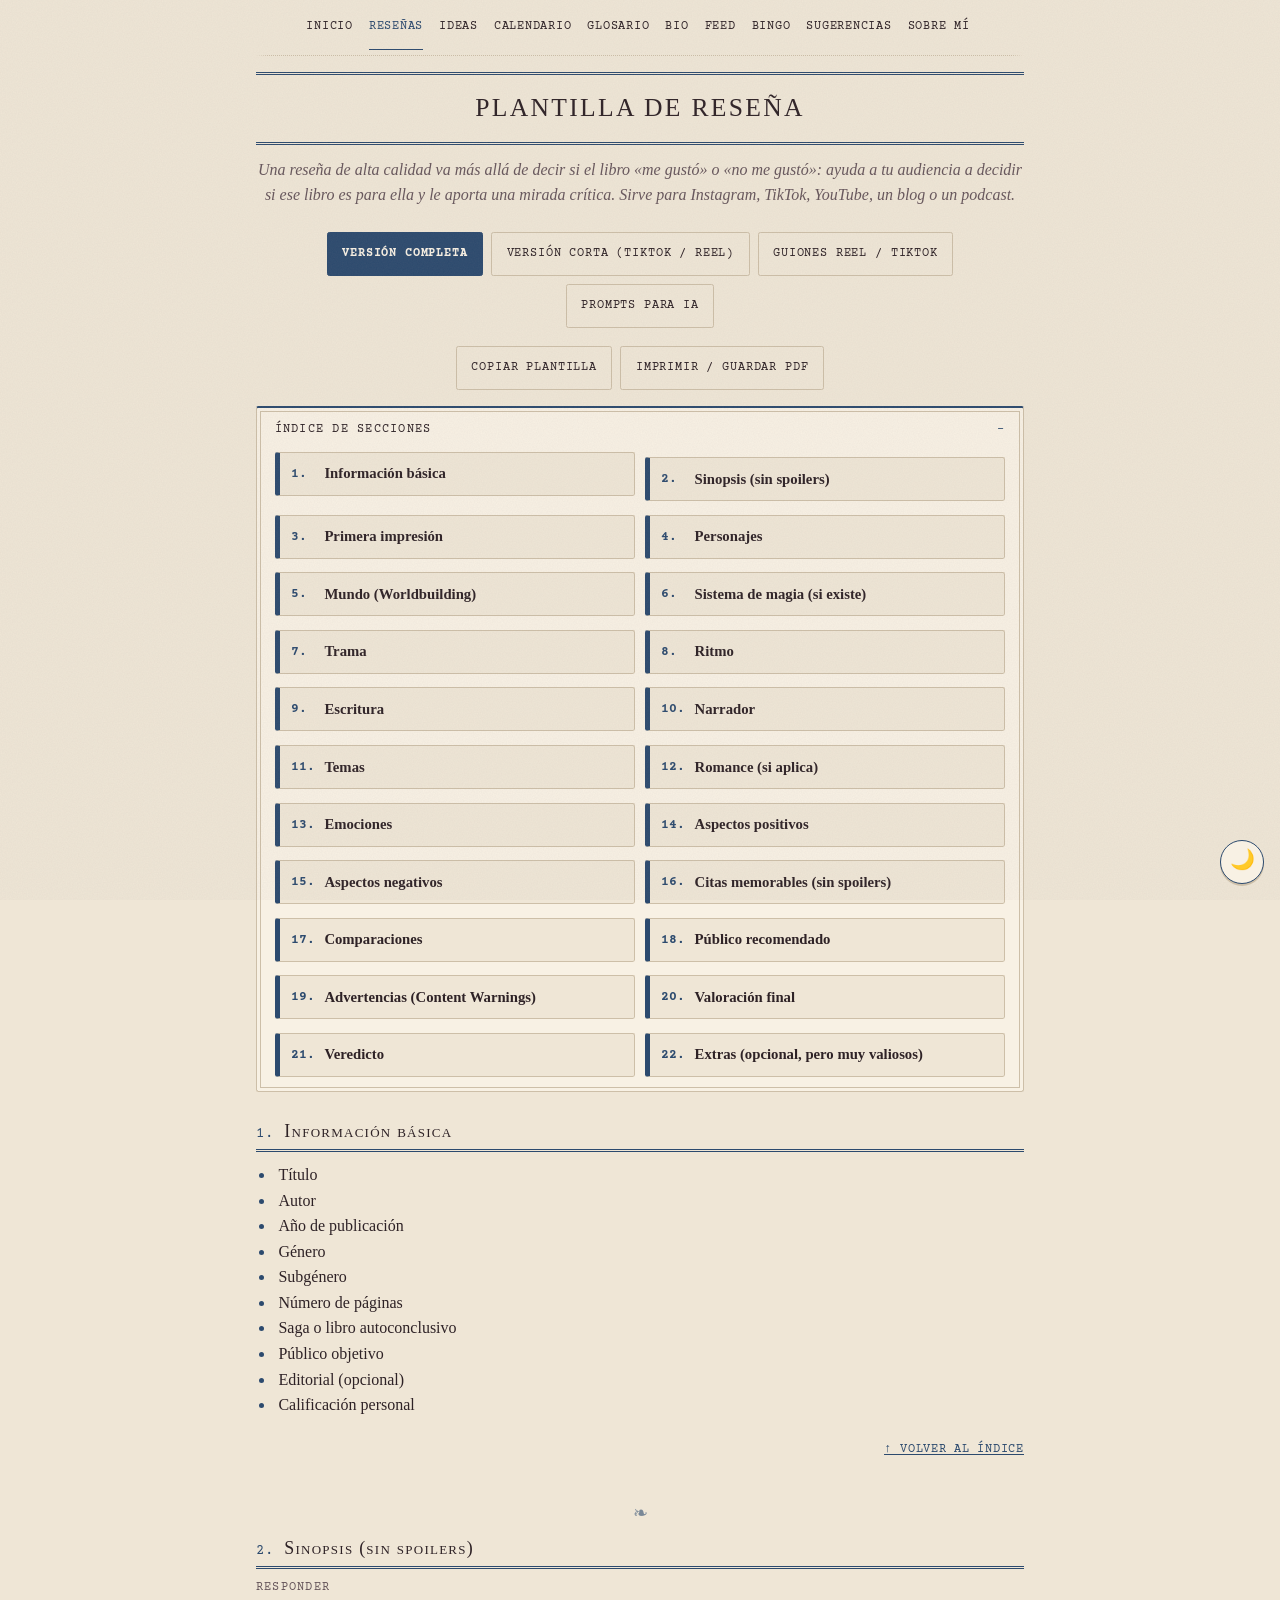
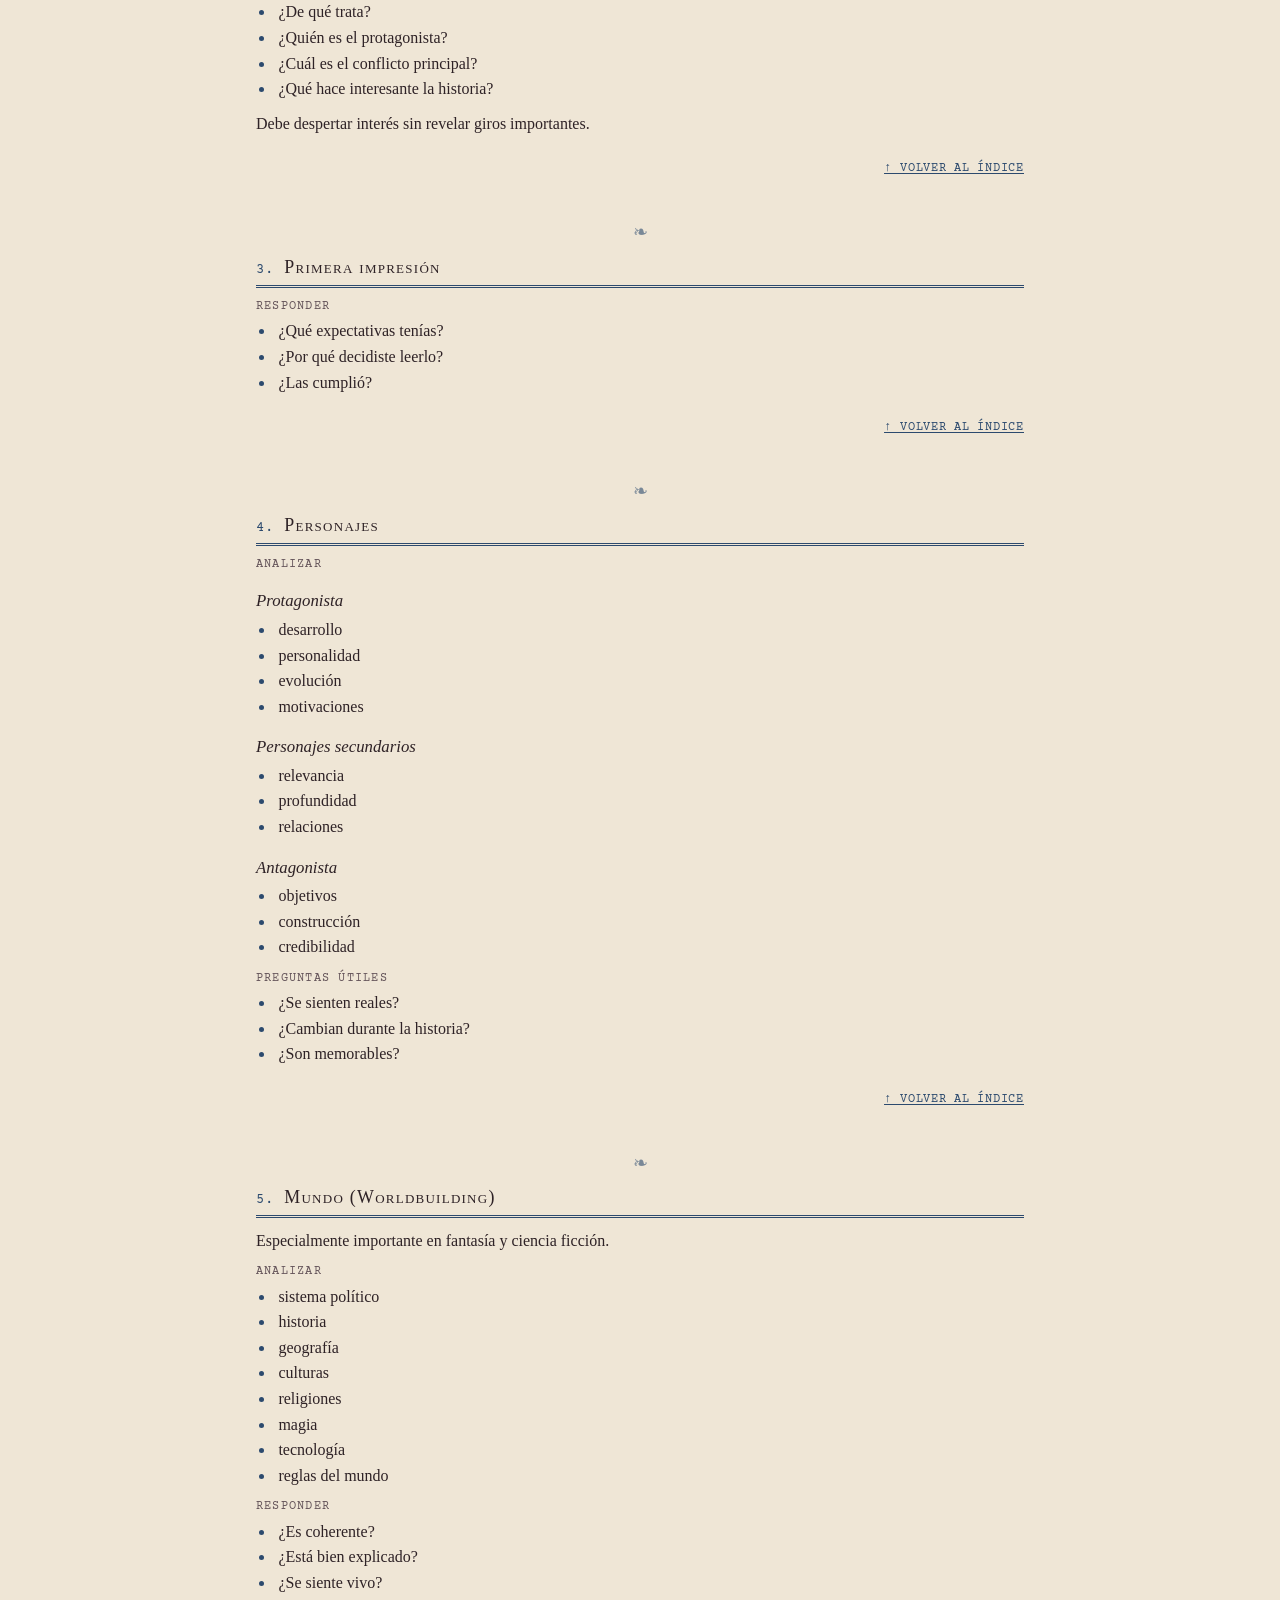
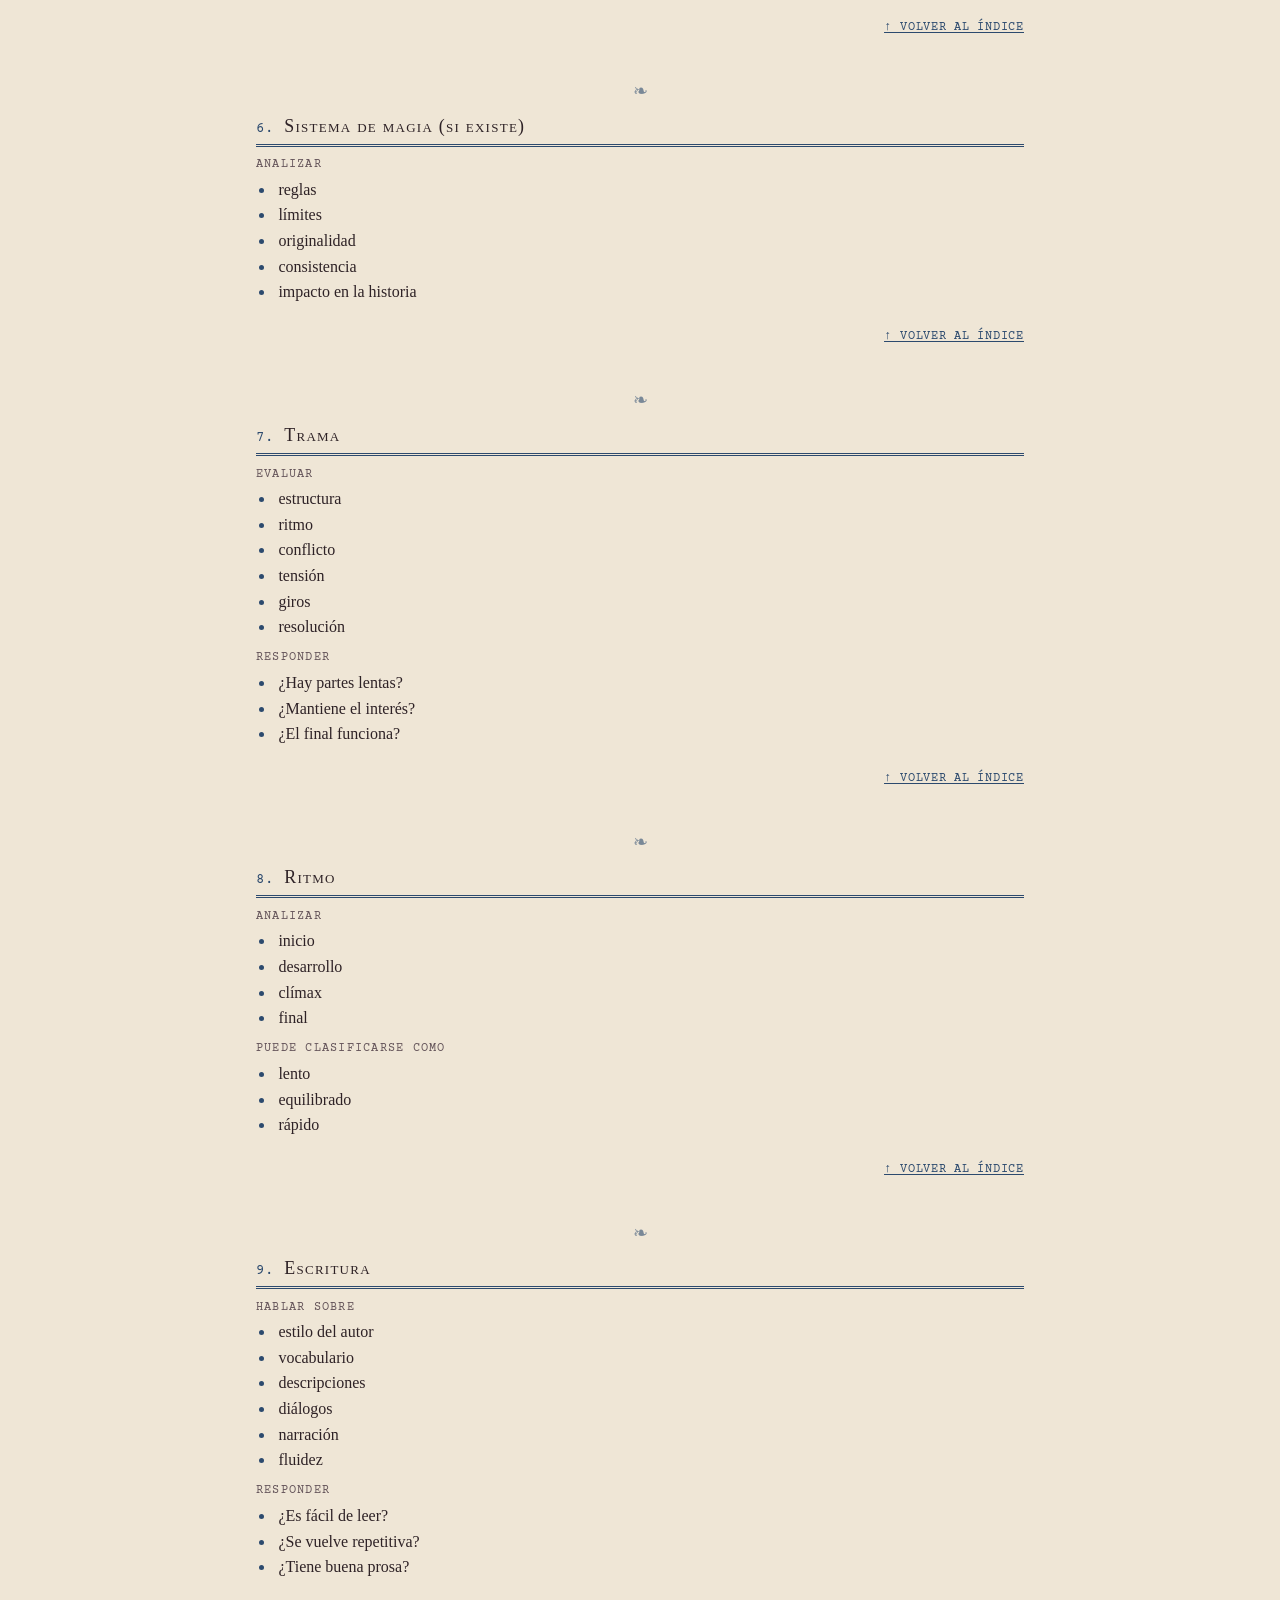
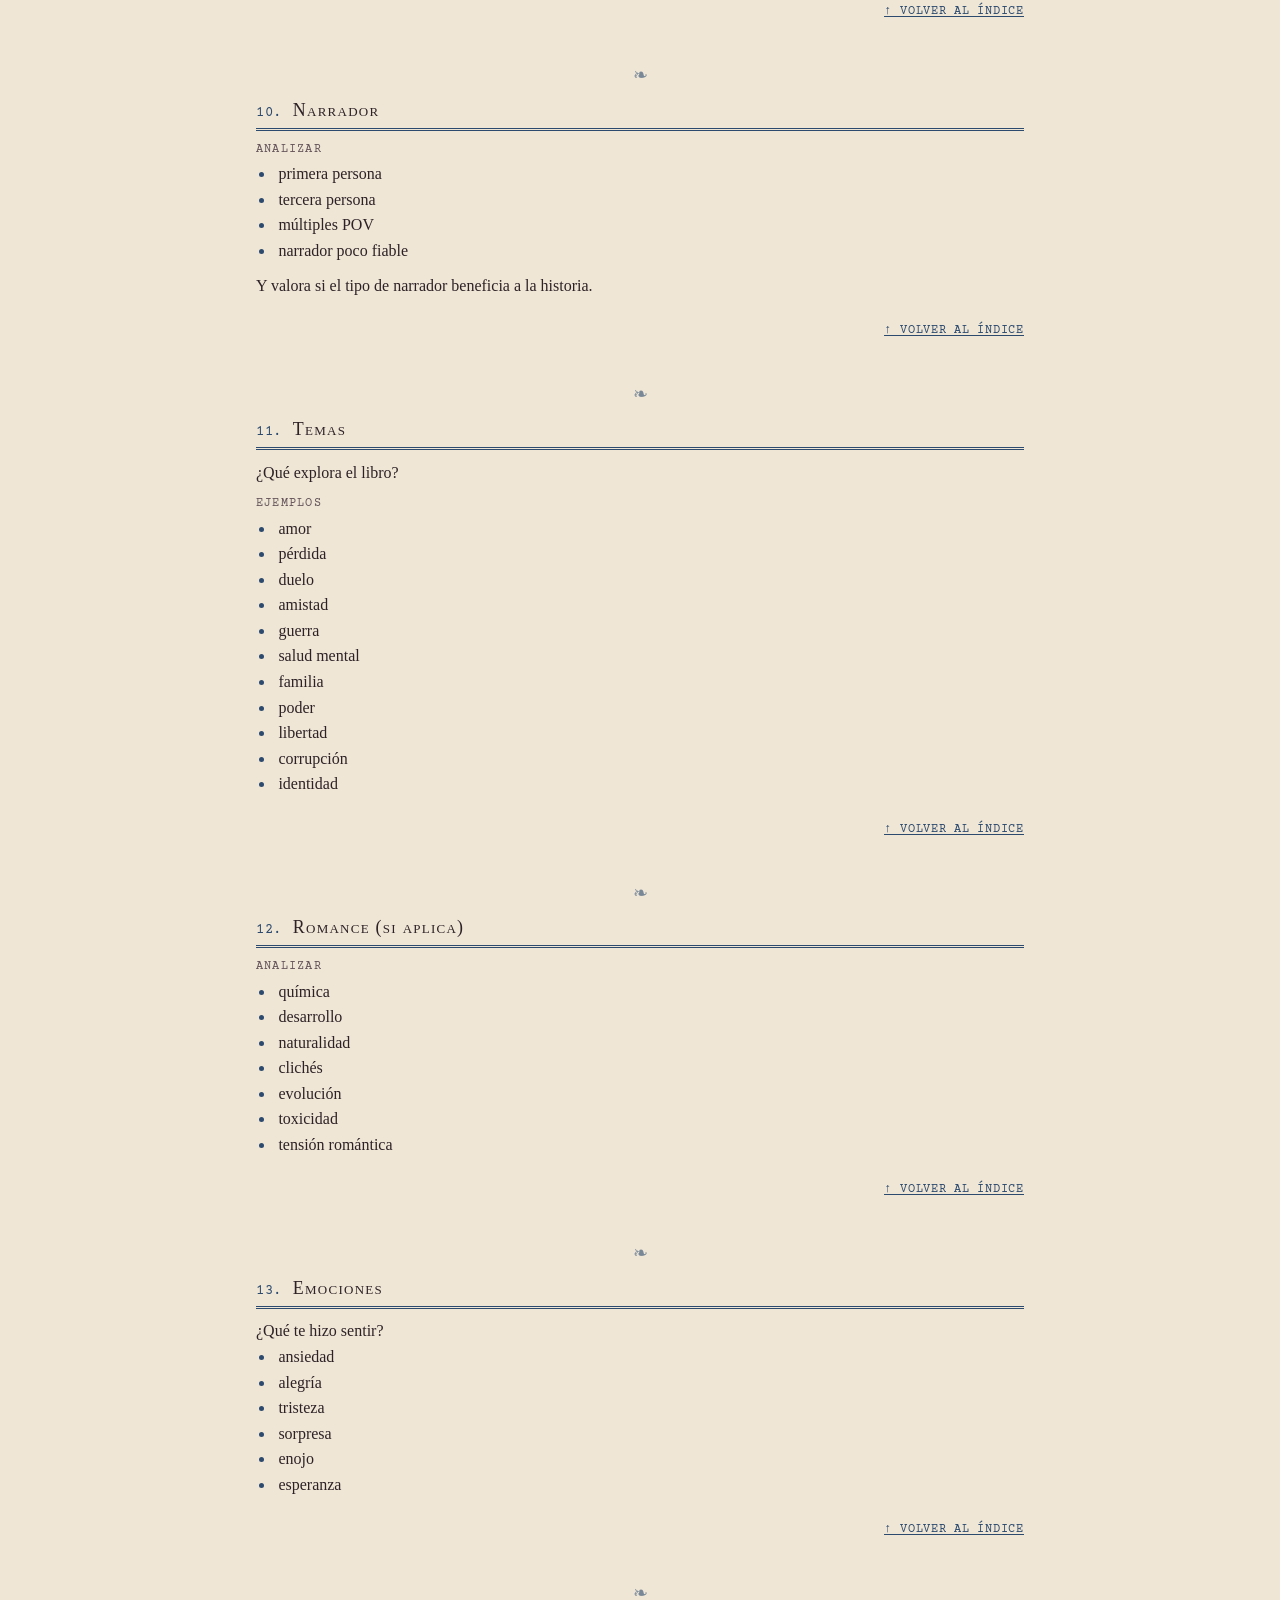
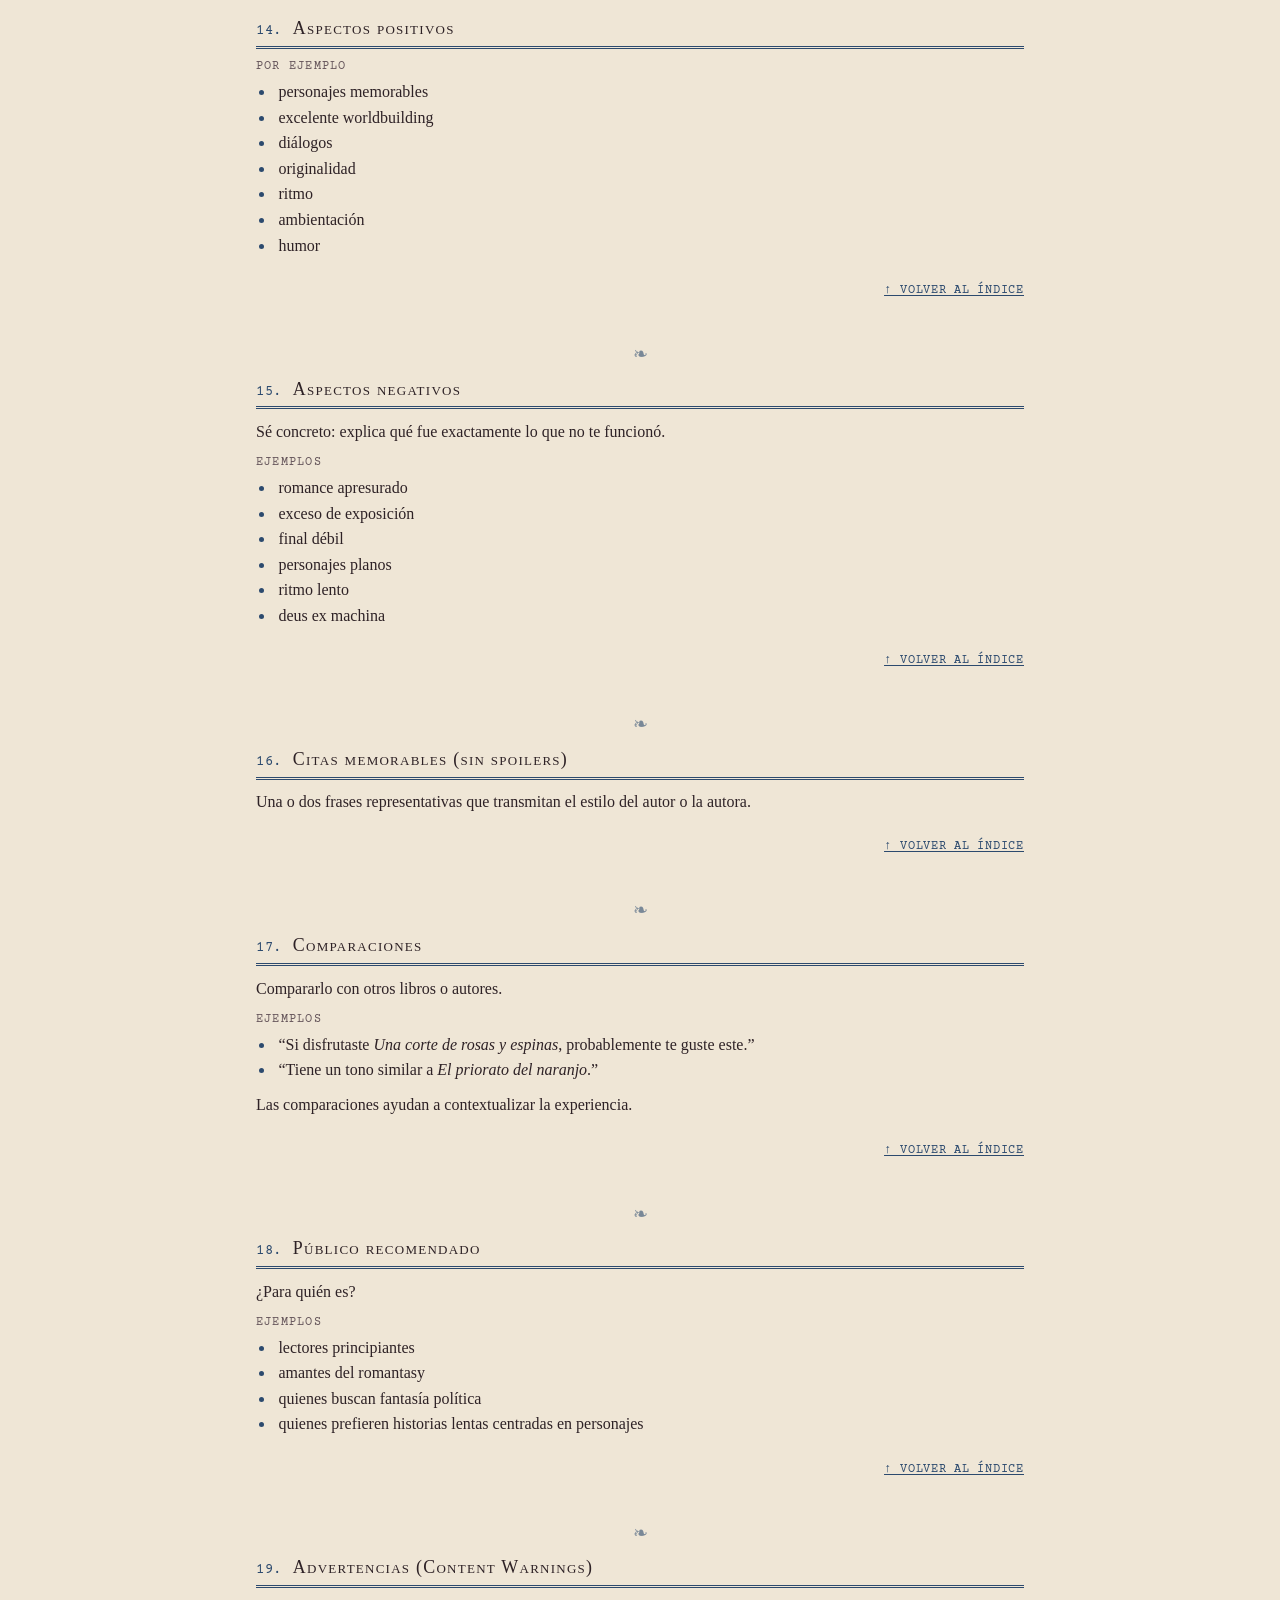
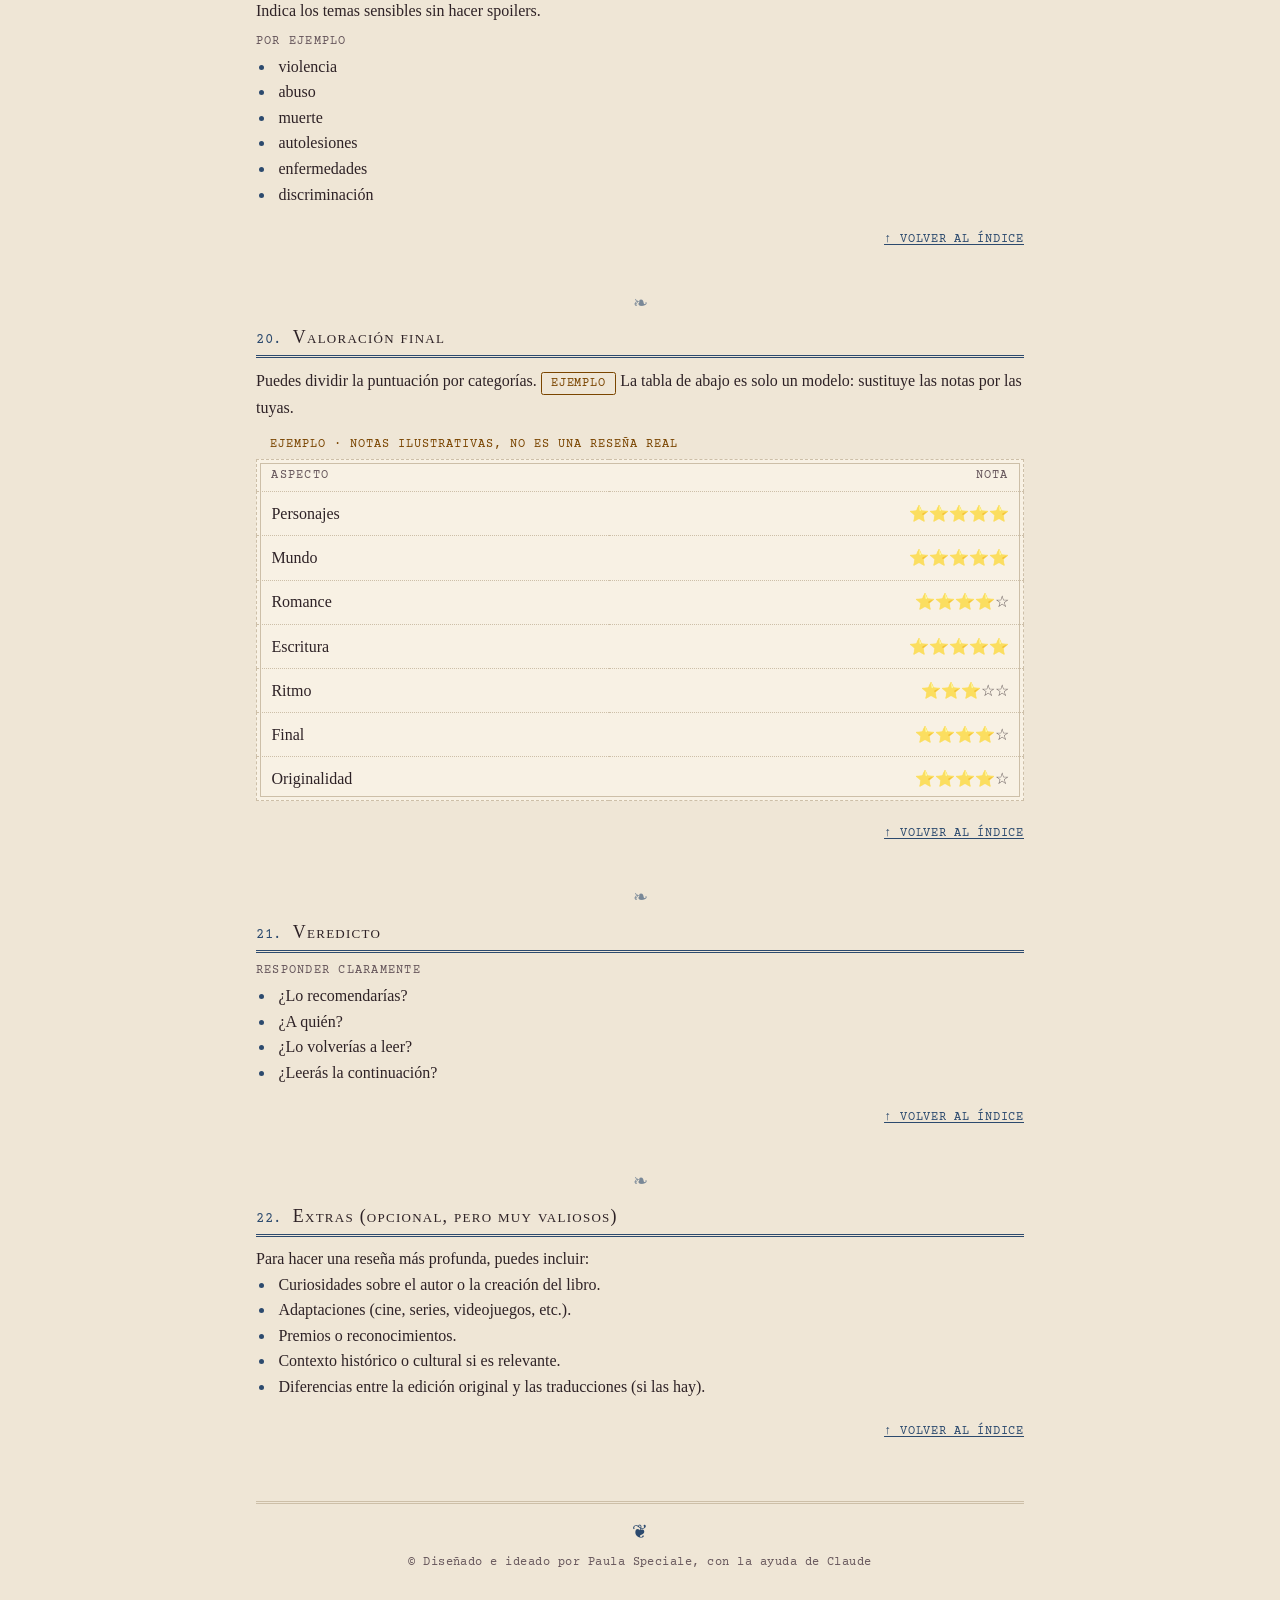
<file: resenia.html>
<!DOCTYPE html>
<html lang="es">
<head>
<meta charset="UTF-8">
<meta name="viewport" content="width=device-width, initial-scale=1, viewport-fit=cover">
<meta name="color-scheme" content="light dark">
<meta name="description" content="Plantilla de reseña de 22 secciones, versión corta para TikTok y Reels, guiones con ganchos para BookTok y prompts para IA. Cópiala como texto o guárdala en PDF.">
<meta name="theme-color" content="#efe6d6" media="(prefers-color-scheme: light)">
<meta name="theme-color" content="#211b24" media="(prefers-color-scheme: dark)">
<link rel="icon" href="data:image/svg+xml,%3Csvg xmlns='http://www.w3.org/2000/svg' viewBox='0 0 100 100'%3E%3Ctext y='.9em' font-size='90'%3E%F0%9F%93%9A%3C/text%3E%3C/svg%3E">
<title>Plantilla de reseña de libros y guiones para Reels y TikTok</title>
<meta name="robots" content="index,follow,max-image-preview:large">
<link rel="canonical" href="https://TU-DOMINIO.com/resenia.html">
<link rel="alternate" hreflang="es" href="https://TU-DOMINIO.com/resenia.html">
<meta property="og:type" content="website">
<meta property="og:locale" content="es_ES">
<meta property="og:site_name" content="Contenido BookTok">
<meta property="og:title" content="Plantilla de reseña de libros y guiones para Reels y TikTok">
<meta property="og:description" content="Plantilla de reseña de 22 secciones, versión corta para TikTok y Reels, guiones con ganchos para BookTok y prompts para IA. Cópiala como texto o guárdala en PDF.">
<meta property="og:url" content="https://TU-DOMINIO.com/resenia.html">
<meta name="twitter:card" content="summary">
<meta name="twitter:title" content="Plantilla de reseña de libros y guiones para Reels y TikTok">
<meta name="twitter:description" content="Plantilla de reseña de 22 secciones, versión corta para TikTok y Reels, guiones con ganchos para BookTok y prompts para IA. Cópiala como texto o guárdala en PDF.">
<link rel="preload" href="fonts/courier-prime-latin-400-normal.woff2" as="font" type="font/woff2" crossorigin>
<script type="application/ld+json">{"@context": "https://schema.org", "@graph": [{"@type": "WebPage", "url": "https://TU-DOMINIO.com/resenia.html", "name": "Plantilla de reseña de libros y guiones para Reels y TikTok", "description": "Plantilla de reseña de 22 secciones, versión corta para TikTok y Reels, guiones con ganchos para BookTok y prompts para IA. Cópiala como texto o guárdala en PDF.", "inLanguage": "es"}, {"@type": "BreadcrumbList", "itemListElement": [{"@type": "ListItem", "position": 1, "name": "Inicio", "item": "https://TU-DOMINIO.com/"}, {"@type": "ListItem", "position": 2, "name": "Reseñas", "item": "https://TU-DOMINIO.com/resenia.html"}]}]}</script>
<link rel="stylesheet" href="base.css">
<link rel="stylesheet" href="resenia.css">
<script src="theme.js"></script>
</head>
<body>
<nav class="menu" aria-label="Principal">
<a href="index.html">Inicio</a>
<a href="resenia.html" aria-current="page">Reseñas</a>
<a href="ideas_post_90.html">Ideas</a>
<a href="calendario_ideas_90.html">Calendario</a>
<a href="glosario.html">Glosario</a>
<a href="bio.html">Bio</a>
<a href="consistencia.html">Feed</a>
<a href="bingo.html">Bingo</a>
<a href="sugerencias.html">Sugerencias</a>
<a href="sobre_mi.html">Sobre mí</a>
</nav>
<header class="encabezado">
<h1>Plantilla de reseña</h1>
<p class="intro">Una reseña de alta calidad va más allá de decir si el libro «me gustó» o «no me gustó»: ayuda a tu audiencia a decidir si ese libro es para ella y le aporta una mirada crítica. Sirve para Instagram, TikTok, YouTube, un blog o un podcast.</p>
<div class="acciones-plantilla no-print">
<div class="botones centrado" role="group" aria-label="Versión de la plantilla">
<button type="button" id="ver-completa" aria-pressed="true">Versión completa</button>
<button type="button" id="ver-corta" aria-pressed="false">Versión corta (TikTok / Reel)</button>
<button type="button" id="ver-guiones" aria-pressed="false">Guiones Reel / TikTok</button>
<button type="button" id="ver-prompts" aria-pressed="false">Prompts para IA</button>
</div>
<div class="botones centrado">
<button type="button" id="copiar-plantilla">Copiar plantilla</button>
<button type="button" id="imprimir-plantilla">Imprimir / guardar PDF</button>
</div>
<p id="plantilla-msg" class="ayuda" role="status"></p>
</div>
</header>
<main>
<div id="vista-completa">
<details class="guia indice" id="indice" open>
<summary>Índice de secciones</summary>
<ol>
<li><a href="#s1"><span class="ni">1.</span> Información básica</a></li>
<li><a href="#s2"><span class="ni">2.</span> Sinopsis (sin spoilers)</a></li>
<li><a href="#s3"><span class="ni">3.</span> Primera impresión</a></li>
<li><a href="#s4"><span class="ni">4.</span> Personajes</a></li>
<li><a href="#s5"><span class="ni">5.</span> Mundo (Worldbuilding)</a></li>
<li><a href="#s6"><span class="ni">6.</span> Sistema de magia (si existe)</a></li>
<li><a href="#s7"><span class="ni">7.</span> Trama</a></li>
<li><a href="#s8"><span class="ni">8.</span> Ritmo</a></li>
<li><a href="#s9"><span class="ni">9.</span> Escritura</a></li>
<li><a href="#s10"><span class="ni">10.</span> Narrador</a></li>
<li><a href="#s11"><span class="ni">11.</span> Temas</a></li>
<li><a href="#s12"><span class="ni">12.</span> Romance (si aplica)</a></li>
<li><a href="#s13"><span class="ni">13.</span> Emociones</a></li>
<li><a href="#s14"><span class="ni">14.</span> Aspectos positivos</a></li>
<li><a href="#s15"><span class="ni">15.</span> Aspectos negativos</a></li>
<li><a href="#s16"><span class="ni">16.</span> Citas memorables (sin spoilers)</a></li>
<li><a href="#s17"><span class="ni">17.</span> Comparaciones</a></li>
<li><a href="#s18"><span class="ni">18.</span> Público recomendado</a></li>
<li><a href="#s19"><span class="ni">19.</span> Advertencias (Content Warnings)</a></li>
<li><a href="#s20"><span class="ni">20.</span> Valoración final</a></li>
<li><a href="#s21"><span class="ni">21.</span> Veredicto</a></li>
<li><a href="#s22"><span class="ni">22.</span> Extras (opcional, pero muy valiosos)</a></li>
</ol>
</details>
<section class="bloque" id="s1">
<h2><span class="n">1.</span> Información básica</h2>
<ul><li>Título</li><li>Autor</li><li>Año de publicación</li><li>Género</li><li>Subgénero</li><li>Número de páginas</li><li>Saga o libro autoconclusivo</li><li>Público objetivo</li><li>Editorial (opcional)</li><li>Calificación personal</li></ul>
<p class="subir no-print"><a href="#indice">↑ Volver al índice</a></p>
</section>
<section class="bloque" id="s2">
<h2><span class="n">2.</span> Sinopsis (sin spoilers)</h2>
<p class="rotulo">Responder</p>
<ul><li>¿De qué trata?</li><li>¿Quién es el protagonista?</li><li>¿Cuál es el conflicto principal?</li><li>¿Qué hace interesante la historia?</li></ul>
<p>Debe despertar interés sin revelar giros importantes.</p>
<p class="subir no-print"><a href="#indice">↑ Volver al índice</a></p>
</section>
<section class="bloque" id="s3">
<h2><span class="n">3.</span> Primera impresión</h2>
<p class="rotulo">Responder</p>
<ul><li>¿Qué expectativas tenías?</li><li>¿Por qué decidiste leerlo?</li><li>¿Las cumplió?</li></ul>
<p class="subir no-print"><a href="#indice">↑ Volver al índice</a></p>
</section>
<section class="bloque" id="s4">
<h2><span class="n">4.</span> Personajes</h2>
<p class="rotulo">Analizar</p>
<h3>Protagonista</h3>
<ul><li>desarrollo</li><li>personalidad</li><li>evolución</li><li>motivaciones</li></ul>
<h3>Personajes secundarios</h3>
<ul><li>relevancia</li><li>profundidad</li><li>relaciones</li></ul>
<h3>Antagonista</h3>
<ul><li>objetivos</li><li>construcción</li><li>credibilidad</li></ul>
<p class="rotulo">Preguntas útiles</p>
<ul><li>¿Se sienten reales?</li><li>¿Cambian durante la historia?</li><li>¿Son memorables?</li></ul>
<p class="subir no-print"><a href="#indice">↑ Volver al índice</a></p>
</section>
<section class="bloque" id="s5">
<h2><span class="n">5.</span> Mundo (Worldbuilding)</h2>
<p>Especialmente importante en fantasía y ciencia ficción.</p>
<p class="rotulo">Analizar</p>
<ul><li>sistema político</li><li>historia</li><li>geografía</li><li>culturas</li><li>religiones</li><li>magia</li><li>tecnología</li><li>reglas del mundo</li></ul>
<p class="rotulo">Responder</p>
<ul><li>¿Es coherente?</li><li>¿Está bien explicado?</li><li>¿Se siente vivo?</li></ul>
<p class="subir no-print"><a href="#indice">↑ Volver al índice</a></p>
</section>
<section class="bloque" id="s6">
<h2><span class="n">6.</span> Sistema de magia (si existe)</h2>
<p class="rotulo">Analizar</p>
<ul><li>reglas</li><li>límites</li><li>originalidad</li><li>consistencia</li><li>impacto en la historia</li></ul>
<p class="subir no-print"><a href="#indice">↑ Volver al índice</a></p>
</section>
<section class="bloque" id="s7">
<h2><span class="n">7.</span> Trama</h2>
<p class="rotulo">Evaluar</p>
<ul><li>estructura</li><li>ritmo</li><li>conflicto</li><li>tensión</li><li>giros</li><li>resolución</li></ul>
<p class="rotulo">Responder</p>
<ul><li>¿Hay partes lentas?</li><li>¿Mantiene el interés?</li><li>¿El final funciona?</li></ul>
<p class="subir no-print"><a href="#indice">↑ Volver al índice</a></p>
</section>
<section class="bloque" id="s8">
<h2><span class="n">8.</span> Ritmo</h2>
<p class="rotulo">Analizar</p>
<ul><li>inicio</li><li>desarrollo</li><li>clímax</li><li>final</li></ul>
<p class="rotulo">Puede clasificarse como</p>
<ul><li>lento</li><li>equilibrado</li><li>rápido</li></ul>
<p class="subir no-print"><a href="#indice">↑ Volver al índice</a></p>
</section>
<section class="bloque" id="s9">
<h2><span class="n">9.</span> Escritura</h2>
<p class="rotulo">Hablar sobre</p>
<ul><li>estilo del autor</li><li>vocabulario</li><li>descripciones</li><li>diálogos</li><li>narración</li><li>fluidez</li></ul>
<p class="rotulo">Responder</p>
<ul><li>¿Es fácil de leer?</li><li>¿Se vuelve repetitiva?</li><li>¿Tiene buena prosa?</li></ul>
<p class="subir no-print"><a href="#indice">↑ Volver al índice</a></p>
</section>
<section class="bloque" id="s10">
<h2><span class="n">10.</span> Narrador</h2>
<p class="rotulo">Analizar</p>
<ul><li>primera persona</li><li>tercera persona</li><li>múltiples POV</li><li>narrador poco fiable</li></ul>
<p>Y valora si el tipo de narrador beneficia a la historia.</p>
<p class="subir no-print"><a href="#indice">↑ Volver al índice</a></p>
</section>
<section class="bloque" id="s11">
<h2><span class="n">11.</span> Temas</h2>
<p>¿Qué explora el libro?</p>
<p class="rotulo">Ejemplos</p>
<ul><li>amor</li><li>pérdida</li><li>duelo</li><li>amistad</li><li>guerra</li><li>salud mental</li><li>familia</li><li>poder</li><li>libertad</li><li>corrupción</li><li>identidad</li></ul>
<p class="subir no-print"><a href="#indice">↑ Volver al índice</a></p>
</section>
<section class="bloque" id="s12">
<h2><span class="n">12.</span> Romance (si aplica)</h2>
<p class="rotulo">Analizar</p>
<ul><li>química</li><li>desarrollo</li><li>naturalidad</li><li>clichés</li><li>evolución</li><li>toxicidad</li><li>tensión romántica</li></ul>
<p class="subir no-print"><a href="#indice">↑ Volver al índice</a></p>
</section>
<section class="bloque" id="s13">
<h2><span class="n">13.</span> Emociones</h2>
<p>¿Qué te hizo sentir?</p>
<ul><li>ansiedad</li><li>alegría</li><li>tristeza</li><li>sorpresa</li><li>enojo</li><li>esperanza</li></ul>
<p class="subir no-print"><a href="#indice">↑ Volver al índice</a></p>
</section>
<section class="bloque" id="s14">
<h2><span class="n">14.</span> Aspectos positivos</h2>
<p class="rotulo">Por ejemplo</p>
<ul><li>personajes memorables</li><li>excelente worldbuilding</li><li>diálogos</li><li>originalidad</li><li>ritmo</li><li>ambientación</li><li>humor</li></ul>
<p class="subir no-print"><a href="#indice">↑ Volver al índice</a></p>
</section>
<section class="bloque" id="s15">
<h2><span class="n">15.</span> Aspectos negativos</h2>
<p>Sé concreto: explica qué fue exactamente lo que no te funcionó.</p>
<p class="rotulo">Ejemplos</p>
<ul><li>romance apresurado</li><li>exceso de exposición</li><li>final débil</li><li>personajes planos</li><li>ritmo lento</li><li>deus ex machina</li></ul>
<p class="subir no-print"><a href="#indice">↑ Volver al índice</a></p>
</section>
<section class="bloque" id="s16">
<h2><span class="n">16.</span> Citas memorables (sin spoilers)</h2>
<p>Una o dos frases representativas que transmitan el estilo del autor o la autora.</p>
<p class="subir no-print"><a href="#indice">↑ Volver al índice</a></p>
</section>
<section class="bloque" id="s17">
<h2><span class="n">17.</span> Comparaciones</h2>
<p>Compararlo con otros libros o autores.</p>
<p class="rotulo">Ejemplos</p>
<ul><li>“Si disfrutaste <em>Una corte de rosas y espinas</em>, probablemente te guste este.”</li><li>“Tiene un tono similar a <em>El priorato del naranjo</em>.”</li></ul>
<p>Las comparaciones ayudan a contextualizar la experiencia.</p>
<p class="subir no-print"><a href="#indice">↑ Volver al índice</a></p>
</section>
<section class="bloque" id="s18">
<h2><span class="n">18.</span> Público recomendado</h2>
<p>¿Para quién es?</p>
<p class="rotulo">Ejemplos</p>
<ul><li>lectores principiantes</li><li>amantes del romantasy</li><li>quienes buscan fantasía política</li><li>quienes prefieren historias lentas centradas en personajes</li></ul>
<p class="subir no-print"><a href="#indice">↑ Volver al índice</a></p>
</section>
<section class="bloque" id="s19">
<h2><span class="n">19.</span> Advertencias (Content Warnings)</h2>
<p>Indica los temas sensibles sin hacer spoilers.</p>
<p class="rotulo">Por ejemplo</p>
<ul><li>violencia</li><li>abuso</li><li>muerte</li><li>autolesiones</li><li>enfermedades</li><li>discriminación</li></ul>
<p class="subir no-print"><a href="#indice">↑ Volver al índice</a></p>
</section>
<section class="bloque" id="s20">
<h2><span class="n">20.</span> Valoración final</h2>
<p>Puedes dividir la puntuación por categorías. <span class="chip chip-ejemplo">Ejemplo</span> La tabla de abajo es solo un modelo: sustituye las notas por las tuyas.</p>
<div class="tabla-wrap"><table class="valoracion ejemplo"><caption>Ejemplo · notas ilustrativas, no es una reseña real</caption><thead><tr><th scope="col">Aspecto</th><th scope="col">Nota</th></tr></thead><tbody><tr><th scope="row">Personajes</th><td><span aria-label="5 de 5">⭐⭐⭐⭐⭐</span></td></tr><tr><th scope="row">Mundo</th><td><span aria-label="5 de 5">⭐⭐⭐⭐⭐</span></td></tr><tr><th scope="row">Romance</th><td><span aria-label="4 de 5">⭐⭐⭐⭐☆</span></td></tr><tr><th scope="row">Escritura</th><td><span aria-label="5 de 5">⭐⭐⭐⭐⭐</span></td></tr><tr><th scope="row">Ritmo</th><td><span aria-label="3 de 5">⭐⭐⭐☆☆</span></td></tr><tr><th scope="row">Final</th><td><span aria-label="4 de 5">⭐⭐⭐⭐☆</span></td></tr><tr><th scope="row">Originalidad</th><td><span aria-label="4 de 5">⭐⭐⭐⭐☆</span></td></tr></tbody></table></div>
<p class="subir no-print"><a href="#indice">↑ Volver al índice</a></p>
</section>
<section class="bloque" id="s21">
<h2><span class="n">21.</span> Veredicto</h2>
<p class="rotulo">Responder claramente</p>
<ul><li>¿Lo recomendarías?</li><li>¿A quién?</li><li>¿Lo volverías a leer?</li><li>¿Leerás la continuación?</li></ul>
<p class="subir no-print"><a href="#indice">↑ Volver al índice</a></p>
</section>
<section class="bloque" id="s22">
<h2><span class="n">22.</span> Extras (opcional, pero muy valiosos)</h2>
<p>Para hacer una reseña más profunda, puedes incluir:</p>
<ul><li>Curiosidades sobre el autor o la creación del libro.</li><li>Adaptaciones (cine, series, videojuegos, etc.).</li><li>Premios o reconocimientos.</li><li>Contexto histórico o cultural si es relevante.</li><li>Diferencias entre la edición original y las traducciones (si las hay).</li></ul>
<p class="subir no-print"><a href="#indice">↑ Volver al índice</a></p>
</section>
</div>
<div id="vista-corta" hidden>
<p class="intro">Para un TikTok o Reel de 30 a 60 segundos: cinco puntos, unos 10 segundos cada uno. Una idea por punto y sin spoilers.</p>
<section class="bloque">
<h2><span class="n">1.</span> Gancho y calificación</h2>
<ul><li>Título y autor</li><li>Tu calificación (por ejemplo, ⭐ 4 de 5)</li><li>Una frase gancho (por ejemplo, «enemies to lovers con dragones»)</li></ul>
</section>
<section class="bloque">
<h2><span class="n">2.</span> De qué trata (sin spoilers)</h2>
<ul><li>Una o dos frases: quién es el protagonista y cuál es el conflicto principal</li><li>Género, tropes y si es saga o autoconclusivo</li></ul>
</section>
<section class="bloque">
<h2><span class="n">3.</span> Lo mejor</h2>
<ul><li>Elige uno o dos aspectos: personajes, mundo, escritura, romance o ritmo</li><li>Sé concreto: qué escena o detalle te conquistó</li></ul>
</section>
<section class="bloque">
<h2><span class="n">4.</span> Lo que no me funcionó</h2>
<ul><li>Un punto concreto (ritmo lento, final débil, personajes planos…)</li><li>Si hay temas sensibles, avísalo aquí (content warnings)</li></ul>
</section>
<section class="bloque">
<h2><span class="n">5.</span> Veredicto</h2>
<ul><li>¿Lo recomiendas? ¿A quién?</li><li>Una comparación: «si te gustó X, te gustará este»</li><li>¿Leerás la continuación?</li></ul>
</section>
</div>
<div id="vista-guiones" hidden>
<p class="intro">Guiones para un Reel o TikTok de 30 a 60 segundos, con tiempos. Rellena los corchetes [ ] con los datos de tu libro y graba. Todo sin spoilers.</p>

<section class="bloque">
<h2><span class="n">1.</span> Estructura con tiempos</h2>
<p>Todo video corto tiene tres partes: gancho, desarrollo y cierre. Los segundos son una guía para un video de 60 s; si grabas uno de 30 s, divide los tiempos a la mitad después del gancho.</p>
<ul>
<li><strong>Gancho (0–3 s):</strong> una frase que haga que se queden. Va también como texto en pantalla.</li>
<li><strong>Desarrollo (3–45 s):</strong> de qué trata, lo mejor y lo que no te funcionó. Una idea por cada 10 segundos.</li>
<li><strong>Cierre (45–60 s):</strong> veredicto, comparación y llamada a la acción (que comenten, guarden o te sigan).</li>
</ul>
<p class="rotulo">Relación con la versión corta</p>
<p>Los cinco puntos de la versión corta encajan así: 1 es el gancho y la calificación, 2 a 4 forman el desarrollo y 5 es el cierre.</p>
</section>

<section class="bloque">
<h2><span class="n">2.</span> Guion de reseña de 60 segundos</h2>
<p class="rotulo">Para rellenar</p>
<ul>
<li><strong>0–3 s · Gancho:</strong> elige una frase de la biblioteca de ganchos. En pantalla: título y calificación (por ejemplo, ⭐ 4 de 5).</li>
<li><strong>3–12 s · De qué trata:</strong> «[Título] de [autor]: [protagonista] tiene que [conflicto]. Es [género], con [trope 1] y [trope 2].»</li>
<li><strong>12–27 s · Lo mejor:</strong> «Lo que más me gustó fue [personaje, mundo, escritura o romance], sobre todo [detalle concreto].»</li>
<li><strong>27–40 s · Lo que no me funcionó:</strong> «Lo único que no me convenció fue [punto concreto]. Ojo con [content warning].»</li>
<li><strong>40–52 s · Veredicto:</strong> «Te lo recomiendo si te gustó [libro A] o si buscas [tipo de historia]. [Sí / No] voy a leer la continuación.»</li>
<li><strong>52–60 s · Cierre:</strong> una llamada a la acción de la lista de cierres.</li>
</ul>
<p class="guion-ej">Ejemplo de tono: «Si te gustó [libro A], este te va a destrozar. Es romantasy con enemies to lovers, y la química de los protagonistas es lo mejor del libro. Lo único que no me funcionó fue el ritmo del medio. Mi nota: 4 de 5. ¿Lo leíste? Cuéntame sin spoilers.»</p>
</section>

<section class="bloque">
<h2><span class="n">3.</span> Biblioteca de ganchos (0–3 s)</h2>
<p>Pulsa «Copiar» para llevarte el gancho y cambia los corchetes por tus datos. Usa el mismo texto como título en pantalla.</p>

<h3>Intriga</h3>
<ul class="ganchos">
<li class="gancho"><span class="gancho-texto">«No vas a creer lo que hizo [personaje] en [libro]…»</span><button type="button" class="btn-gancho no-print" aria-label="Copiar este gancho">Copiar</button></li>
<li class="gancho"><span class="gancho-texto">«Nadie me avisó de lo que pasa en el capítulo [N] de [libro].»</span><button type="button" class="btn-gancho no-print" aria-label="Copiar este gancho">Copiar</button></li>
<li class="gancho"><span class="gancho-texto">«Este libro empieza tranquilo y termina destrozándote.»</span><button type="button" class="btn-gancho no-print" aria-label="Copiar este gancho">Copiar</button></li>
<li class="gancho"><span class="gancho-texto">«Leí [libro] en [un día] y todavía no me recupero.»</span><button type="button" class="btn-gancho no-print" aria-label="Copiar este gancho">Copiar</button></li>
</ul>

<h3>Comparación</h3>
<ul class="ganchos">
<li class="gancho"><span class="gancho-texto">«Si te gustó [libro A], este te va a destrozar.»</span><button type="button" class="btn-gancho no-print" aria-label="Copiar este gancho">Copiar</button></li>
<li class="gancho"><span class="gancho-texto">«Si [libro A] y [libro B] tuvieran un hijo, sería [libro].»</span><button type="button" class="btn-gancho no-print" aria-label="Copiar este gancho">Copiar</button></li>
<li class="gancho"><span class="gancho-texto">«¿Buscas algo como [libro A], pero con [trope]? Tengo tu próximo libro.»</span><button type="button" class="btn-gancho no-print" aria-label="Copiar este gancho">Copiar</button></li>
</ul>

<h3>Opinión impopular</h3>
<ul class="ganchos">
<li class="gancho"><span class="gancho-texto">«Opinión impopular: [libro muy querido] no es para tanto.»</span><button type="button" class="btn-gancho no-print" aria-label="Copiar este gancho">Copiar</button></li>
<li class="gancho"><span class="gancho-texto">«BookTok me vendió [libro] como [promesa]… ¿y cumplió?»</span><button type="button" class="btn-gancho no-print" aria-label="Copiar este gancho">Copiar</button></li>
<li class="gancho"><span class="gancho-texto">«Mi DNF de este mes: [libro], y esta es la razón.»</span><button type="button" class="btn-gancho no-print" aria-label="Copiar este gancho">Copiar</button></li>
</ul>

<h3>Emoción</h3>
<ul class="ganchos">
<li class="gancho"><span class="gancho-texto">«Este final me dejó mirando al techo a las 3 de la mañana.»</span><button type="button" class="btn-gancho no-print" aria-label="Copiar este gancho">Copiar</button></li>
<li class="gancho"><span class="gancho-texto">«Necesito que alguien lea [libro] para poder hablar de esto.»</span><button type="button" class="btn-gancho no-print" aria-label="Copiar este gancho">Copiar</button></li>
<li class="gancho"><span class="gancho-texto">«Lloré en el capítulo [N] y no te voy a decir por qué.»</span><button type="button" class="btn-gancho no-print" aria-label="Copiar este gancho">Copiar</button></li>
</ul>

<h3>Pregunta directa</h3>
<ul class="ganchos">
<li class="gancho"><span class="gancho-texto">«¿Es [libro] el mejor [género] del año?»</span><button type="button" class="btn-gancho no-print" aria-label="Copiar este gancho">Copiar</button></li>
<li class="gancho"><span class="gancho-texto">«¿Quieres un [trope] bien hecho? Escúchame.»</span><button type="button" class="btn-gancho no-print" aria-label="Copiar este gancho">Copiar</button></li>
<li class="gancho"><span class="gancho-texto">«¿Merece la fama [libro]? Te lo digo en 30 segundos.»</span><button type="button" class="btn-gancho no-print" aria-label="Copiar este gancho">Copiar</button></li>
</ul>
</section>

<section class="bloque">
<h2><span class="n">4.</span> Cierres con llamada a la acción (45–60 s)</h2>
<p>Pide una sola cosa por video: comentar, guardar, compartir o seguir.</p>
<ul class="ganchos">
<li class="gancho"><span class="gancho-texto">«Dime en los comentarios si ya lo leíste, sin spoilers.»</span><button type="button" class="btn-gancho no-print" aria-label="Copiar este cierre">Copiar</button></li>
<li class="gancho"><span class="gancho-texto">«Guarda este video para tu próxima lectura.»</span><button type="button" class="btn-gancho no-print" aria-label="Copiar este cierre">Copiar</button></li>
<li class="gancho"><span class="gancho-texto">«Mándaselo a esa amiga que ama el [trope].»</span><button type="button" class="btn-gancho no-print" aria-label="Copiar este cierre">Copiar</button></li>
<li class="gancho"><span class="gancho-texto">«¿Qué libro reseño después? Te leo en los comentarios.»</span><button type="button" class="btn-gancho no-print" aria-label="Copiar este cierre">Copiar</button></li>
<li class="gancho"><span class="gancho-texto">«Sígueme para más reseñas sin spoilers.»</span><button type="button" class="btn-gancho no-print" aria-label="Copiar este cierre">Copiar</button></li>
<li class="gancho"><span class="gancho-texto">«Si lo lees, vuelve y cuéntame qué te pareció.»</span><button type="button" class="btn-gancho no-print" aria-label="Copiar este cierre">Copiar</button></li>
</ul>
</section>

<section class="bloque">
<h2><span class="n">5.</span> Plantilla de POV</h2>
<p>Una escena corta en segunda persona, con texto en pantalla y casi sin hablar. Funciona para vibras, tropes y emociones de lectura. Duración ideal: 10 a 20 s.</p>
<ul>
<li><strong>0–3 s · Situación:</strong> texto «POV: [situación de lector]».</li>
<li><strong>3–10 s · Imagen:</strong> muestra el libro, tu rincón de lectura o una escena que lo represente, con música de fondo.</li>
<li><strong>10–15 s · Giro:</strong> segundo texto «Y entonces [lo que pasa]».</li>
<li><strong>15–20 s · Cierre:</strong> título, autor, calificación y una llamada a la acción corta.</li>
</ul>
<p class="rotulo">Ideas de POV</p>
<ul class="ganchos">
<li class="gancho"><span class="gancho-texto">«POV: dijiste "un capítulo más" y son las 2 de la mañana.»</span><button type="button" class="btn-gancho no-print" aria-label="Copiar este POV">Copiar</button></li>
<li class="gancho"><span class="gancho-texto">«POV: te prometieron slow burn y te dieron una mirada en 300 páginas.»</span><button type="button" class="btn-gancho no-print" aria-label="Copiar este POV">Copiar</button></li>
<li class="gancho"><span class="gancho-texto">«POV: terminas el libro y el siguiente todavía no sale.»</span><button type="button" class="btn-gancho no-print" aria-label="Copiar este POV">Copiar</button></li>
<li class="gancho"><span class="gancho-texto">«POV: compraste [libro] por la portada y resultó ser [trope].»</span><button type="button" class="btn-gancho no-print" aria-label="Copiar este POV">Copiar</button></li>
</ul>
</section>

<section class="bloque">
<h2><span class="n">6.</span> Plantilla de reacción en vivo</h2>
<p>Grabas tu cara mientras lees o al terminar una parte, sin contar qué pasa. Es el formato que más emoción transmite. Duración ideal: 30 a 60 s.</p>
<ul>
<li><strong>0–3 s · Gancho:</strong> «Voy por la página [X] de [libro] y ya necesito sentarme.»</li>
<li><strong>3–10 s · Contexto:</strong> qué esperabas de este libro y qué escena o capítulo vas a leer. Sin revelar nada.</li>
<li><strong>10–35 s · Reacciones:</strong> tres momentos con corte entre ellos: antes de leer, durante (tu cara y una frase) y después.</li>
<li><strong>35–50 s · Escala emocional:</strong> cómo quedaste, con emojis o con escala de pañuelos (😭 🔥 😐).</li>
<li><strong>50–60 s · Cierre:</strong> veredicto parcial y una pregunta: «¿Sigo o lo dejo?» o «¿Ya llegaste a esta parte?»</li>
</ul>
<p class="rotulo">Consejos</p>
<ul>
<li>Pon el libro a la vista para que se reconozca la portada.</li>
<li>Muestra la página o el capítulo en pantalla para dar contexto sin spoilers.</li>
<li>Si el final o la escena es delicada, avisa los content warnings antes de reaccionar.</li>
</ul>
</section>

<section class="bloque">
<h2><span class="n">7.</span> Plantilla de tier list</h2>
<p>Ordena libros, sagas, portadas o tropes por niveles. Genera comentarios porque todos quieren discrepar. Duración ideal: 45 a 60 s.</p>
<ul>
<li><strong>0–3 s · Gancho:</strong> «Ordeno [mis lecturas del mes] de mejor a peor.»</li>
<li><strong>3–45 s · Ranking:</strong> un libro cada 5 a 8 s. Di el título, el nivel y una frase con el motivo.</li>
<li><strong>45–60 s · Cierre:</strong> «¿Cuál moverías de nivel? Te leo en los comentarios.»</li>
</ul>
<p class="rotulo">Niveles sugeridos</p>
<ul>
<li>S: obsesión, lo recomiendo a todo el mundo.</li>
<li>A: lo amé.</li>
<li>B: bueno, con detalles.</li>
<li>C: me dejó indiferente.</li>
<li>D: no me funcionó.</li>
</ul>
<p class="guion-ej">Ejemplo de frase por libro: «Nivel A: [libro]. Me enamoré de [personaje] y del [detalle concreto]; solo le faltó un mejor final.»</p>
<p class="rotulo">Qué ordenar</p>
<ul>
<li>Las lecturas del mes o del año.</li>
<li>Los libros de una saga o de un mismo autor.</li>
<li>Los tropes: del que más te gusta al que no soportas.</li>
<li>Tu TBR: de «lo leo ya» a «quizá nunca».</li>
</ul>
</section>

<section class="bloque">
<h2><span class="n">8.</span> Antes de publicar</h2>
<ul>
<li>El gancho está en los primeros 3 segundos y también escrito en pantalla.</li>
<li>Hay subtítulos o texto en pantalla: mucha gente mira sin sonido.</li>
<li>No hay spoilers.</li>
<li>Los content warnings están en el video o en el primer comentario.</li>
<li>La calificación y el título del libro se ven en pantalla.</li>
<li>Si el libro es un ARC o te lo regalaron, lo indicas en el caption.</li>
<li>Hay una sola llamada a la acción.</li>
<li>Caption y hashtags listos (por ejemplo, #BookTok o #BookTokEspañol).</li>
</ul>
</section>
</div>
<div id="vista-prompts" hidden>
<p class="intro">Prompts listos para pegar en Claude u otra IA. Rellena los corchetes [ ] con los datos de tu libro y envíalo. Cada prompt está plegado: ábrelo para leerlo o cópialo directamente con el botón.</p>
<div class="botones centrado no-print">
<button type="button" id="copiar-todos-prompts" class="primario">Copiar todos los prompts</button>
</div>

<section class="bloque">
<h2><span class="n">1.</span> Cómo sacarles partido</h2>
<ul>
<li>Cuantos más apuntes propios incluyas (aunque estén desordenados), menos genérico será el resultado.</li>
<li>Revisa siempre lo que devuelva la IA: puede inventar datos, escenas o citas. Los prompts le piden que no lo haga, pero conviene comprobarlo.</li>
<li>Puedes encadenarlos: primero la ficha de personajes y la descripción del mundo, y luego pegar esos resultados como «mis notas» en la reseña larga.</li>
<li>Cuida los spoilers: indica siempre si se permiten o no.</li>
</ul>
</section>

<section class="bloque">
<h2><span class="n">2.</span> Reseña corta (TikTok / Reel)</h2>
<p>Cinco puntos para un video de 30 a 60 segundos, con gancho, veredicto, una sola llamada a la acción, caption y hashtags.</p>
<div class="botones prompt-acciones no-print"><button type="button" class="btn-prompt primario">Copiar este prompt</button></div>
<details class="guia prompt" data-titulo="Prompt 1: reseña corta (TikTok / Reel)">
<summary>Ver el texto del prompt</summary>
<div class="prompt-cuerpo">
<pre class="prompt-texto">Actúa como una booktoker que escribe reseñas de libros en español, con tono cercano, emocional y natural, sin sonar a texto de IA.

Escribe una reseña CORTA para un TikTok o Reel de 30 a 60 segundos sobre este libro:

- Título: [título]
- Autor/a: [autor]
- Género y tropes: [por ejemplo: romantasy, enemies to lovers, slow burn]
- Saga o autoconclusivo: [saga / autoconclusivo]
- Mi calificación: [por ejemplo: 4 de 5]
- Lo que más me gustó: [personajes / mundo / escritura / romance / ritmo, y un detalle concreto]
- Lo que no me funcionó: [un punto concreto]
- Content warnings: [temas sensibles, o "ninguno"]
- Libro con el que lo comparo: [libro A]
- ¿Leeré la continuación?: [sí / no / no aplica]
- ¿Es ARC o regalo?: [sí / no]

Estructura (cinco puntos, unos 10 segundos cada uno, una idea por punto):
1. Gancho y calificación (0 a 3 s): una frase gancho que haga que se queden, con el título, el autor y mi nota. Debe servir también como texto en pantalla.
2. De qué trata (sin spoilers): una o dos frases con el protagonista y el conflicto principal, más género, tropes y si es saga o autoconclusivo.
3. Lo mejor: uno o dos aspectos, con una escena o detalle concreto que conquistó.
4. Lo que no me funcionó: un solo punto concreto, y el aviso de content warnings si los hay.
5. Veredicto y cierre: si lo recomiendo y a quién, la comparación "si te gustó [libro A], te gustará este", si leeré la continuación y UNA sola llamada a la acción (comentar, guardar, compartir o seguir).

Reglas:
- Cero spoilers.
- Frases cortas, para decir en voz alta; marca con (texto en pantalla) lo que debe aparecer escrito.
- Si es ARC o regalo, añade al final una línea para indicarlo en el caption.
- Termina con un caption breve y 5 hashtags (incluye #BookTok y #BookTokEspañol).
- No uses clichés vacíos como "una historia que no te dejará indiferente".</pre>
</div>
</details>
</section>

<section class="bloque">
<h2><span class="n">3.</span> Reseña larga (completa, 22 secciones)</h2>
<p>Sigue la estructura completa de la plantilla, de la información básica al veredicto y los extras. Funciona mejor si pegas tus apuntes en bruto.</p>
<div class="botones prompt-acciones no-print"><button type="button" class="btn-prompt primario">Copiar este prompt</button></div>
<details class="guia prompt" data-titulo="Prompt 2: reseña larga (completa, 22 secciones)">
<summary>Ver el texto del prompt</summary>
<div class="prompt-cuerpo">
<pre class="prompt-texto">Actúa como una reseñista literaria con criterio, que escribe en español con voz propia, cercana y honesta. Una buena reseña va más allá de "me gustó / no me gustó": ayuda a la audiencia a decidir si el libro es para ella y aporta una mirada crítica. Será para [Instagram / blog / YouTube / podcast].

Escribe una reseña COMPLETA siguiendo estas 22 secciones, con un encabezado numerado por sección. Si una sección no aplica (por ejemplo, sistema de magia o romance), omítela y dilo en una línea.

Datos del libro:
- Título: [título]
- Autor/a: [autor]
- Año: [año]
- Género y subgénero: [género / subgénero]
- Páginas: [número]
- Saga o autoconclusivo: [saga / autoconclusivo]
- Editorial (opcional): [editorial]
- Calificación personal: [x de 5]
- Mis notas y opiniones (en bruto, con lo que recuerdo del libro): [pega aquí tus apuntes]
- Content warnings que detecté: [lista]
- Notas por categoría (opcional): Personajes [x], Mundo [x], Romance [x], Escritura [x], Ritmo [x], Final [x], Originalidad [x]

Estructura:
1. Información básica: título, autor, año, género, subgénero, páginas, saga o autoconclusivo, público objetivo, editorial y calificación personal.
2. Sinopsis (sin spoilers): de qué trata, quién es el protagonista, el conflicto principal y qué hace interesante la historia. Debe despertar interés sin revelar giros.
3. Primera impresión: qué expectativas tenía, por qué lo elegí y si las cumplió.
4. Personajes: protagonista (desarrollo, personalidad, evolución, motivaciones), secundarios (relevancia, profundidad, relaciones) y antagonista (objetivos, construcción, credibilidad). ¿Se sienten reales, cambian, son memorables?
5. Mundo (worldbuilding): sistema político, historia, geografía, culturas, religiones, magia, tecnología y reglas. ¿Es coherente, está bien explicado, se siente vivo?
6. Sistema de magia (si existe): reglas, límites, originalidad, consistencia e impacto en la historia.
7. Trama: estructura, conflicto, tensión, giros y resolución. ¿Hay partes lentas, mantiene el interés, funciona el final?
8. Ritmo: inicio, desarrollo, clímax y final; clasifícalo como lento, equilibrado o rápido.
9. Escritura: estilo, vocabulario, descripciones, diálogos, narración y fluidez. ¿Es fácil de leer, se vuelve repetitiva, tiene buena prosa?
10. Narrador: primera o tercera persona, múltiples POV, narrador poco fiable, y si el tipo de narrador beneficia a la historia.
11. Temas: qué explora el libro (amor, pérdida, duelo, amistad, guerra, salud mental, familia, poder, libertad, identidad…).
12. Romance (si aplica): química, desarrollo, naturalidad, clichés, evolución, toxicidad y tensión romántica.
13. Emociones: qué me hizo sentir (ansiedad, alegría, tristeza, sorpresa, enojo, esperanza).
14. Aspectos positivos: concretos, con ejemplos.
15. Aspectos negativos: sé concreta y explica exactamente qué no funcionó (romance apresurado, exceso de exposición, final débil, personajes planos, ritmo lento, deus ex machina…).
16. Citas memorables (sin spoilers): una o dos frases que transmitan el estilo de la autora o el autor. Solo usa citas que yo te dé; si no te doy ninguna, deja un espacio para completar y no inventes citas.
17. Comparaciones: con otros libros o autores, para contextualizar la experiencia (por ejemplo: "si disfrutaste X, probablemente te guste este").
18. Público recomendado: para quién es y para quién no.
19. Advertencias (content warnings): temas sensibles sin spoilers.
20. Valoración final: tabla con nota de 1 a 5 estrellas por aspecto (Personajes, Mundo, Romance, Escritura, Ritmo, Final, Originalidad) y la nota global.
21. Veredicto: ¿lo recomiendo?, ¿a quién?, ¿lo volvería a leer?, ¿leeré la continuación?
22. Extras (opcional): curiosidades del autor o de la creación del libro, adaptaciones, premios, contexto histórico o cultural y diferencias entre edición original y traducciones. Incluye solo lo que yo te haya dado o lo que sepas con seguridad; si no estás segura de un dato, márcalo como "por verificar".

Reglas:
- Cero spoilers en todo el texto.
- Tono personal y honesto, no de ficha técnica; evita clichés vacíos.
- Basa tus juicios en mis notas; no inventes escenas, personajes ni datos que yo no haya mencionado.
- Si me falta información para alguna sección, déjala con una pregunta breve para que la complete en lugar de rellenar con generalidades.
- Si el libro es un ARC o regalo, indícalo al inicio.</pre>
</div>
</details>
</section>

<section class="bloque">
<h2><span class="n">4.</span> Guion de Reel / TikTok</h2>
<p>Guion con tiempos para reseña de 60 o 30 s, POV, reacción en vivo o tier list, con tres ganchos, dos cierres, caption y lista de «Antes de publicar».</p>
<div class="botones prompt-acciones no-print"><button type="button" class="btn-prompt primario">Copiar este prompt</button></div>
<details class="guia prompt" data-titulo="Prompt 3: guion de Reel / TikTok">
<summary>Ver el texto del prompt</summary>
<div class="prompt-cuerpo">
<pre class="prompt-texto">Actúa como una booktoker que escribe guiones de video corto en español, con tono cercano y natural, sin sonar a texto de IA.

Escribe un guion con tiempos para un Reel o TikTok sobre este libro:

- Título: [título]
- Autor/a: [autor]
- Género y tropes: [por ejemplo: romantasy, enemies to lovers]
- Mi calificación: [x de 5]
- Lo mejor: [aspecto y detalle concreto]
- Lo que no me funcionó: [un punto concreto]
- Content warnings: [temas, o "ninguno"]
- Libro con el que lo comparo: [libro A]
- ¿Leeré la continuación?: [sí / no / no aplica]
- ¿Es ARC o regalo?: [sí / no]
- Formato del video: [reseña de 60 s / reseña de 30 s / POV / reacción en vivo / tier list]
- Tipo de gancho preferido: [intriga / comparación / opinión impopular / emoción / pregunta directa]

Estructura según el formato:
- Reseña de 60 s: gancho (0-3 s), de qué trata (3-12 s), lo mejor (12-27 s), lo que no me funcionó (27-40 s), veredicto (40-52 s) y cierre con llamada a la acción (52-60 s). Si es de 30 s, divide los tiempos a la mitad después del gancho.
- POV (10-20 s): situación "POV: [situación de lector]" (0-3 s), imagen o escena (3-10 s), giro "Y entonces..." (10-15 s) y cierre con título, autor y calificación (15-20 s). Casi sin hablar, con texto en pantalla.
- Reacción en vivo (30-60 s): gancho (0-3 s), contexto sin revelar nada (3-10 s), tres momentos de reacción con cortes (10-35 s), escala emocional con emojis o pañuelos (35-50 s) y cierre con veredicto parcial y pregunta (50-60 s).
- Tier list (45-60 s): gancho (0-3 s), un libro cada 5 a 8 s con título, nivel (S, A, B, C, D) y una frase de motivo (3-45 s), y cierre pidiendo que discrepen en comentarios (45-60 s).

Entrégame:
1. Tres opciones de gancho (0 a 3 s), cada una también como texto en pantalla.
2. El guion completo con tiempos, frases cortas para decir en voz alta y marcas (texto en pantalla) donde corresponda.
3. Dos opciones de cierre con UNA sola llamada a la acción (comentar, guardar, compartir o seguir).
4. Un caption breve y 5 hashtags (incluye #BookTok y #BookTokEspañol).
5. Una lista final "Antes de publicar" con estos puntos, marcando cuáles cumple el guion: gancho en los primeros 3 s y escrito en pantalla, subtítulos, sin spoilers, content warnings en el video o en el primer comentario, calificación y título visibles, aviso si es ARC o regalo, una sola llamada a la acción.

Reglas: cero spoilers, nada de clichés vacíos, y no inventes datos del libro que yo no te haya dado.</pre>
</div>
</details>
</section>

<section class="bloque">
<h2><span class="n">5.</span> Ficha de personaje</h2>
<p>Personalidad, motivaciones, evolución, relaciones, etiquetas y veredicto de un personaje, a partir de tus notas y sin inventar nada.</p>
<div class="botones prompt-acciones no-print"><button type="button" class="btn-prompt primario">Copiar este prompt</button></div>
<details class="guia prompt" data-titulo="Prompt 4: ficha de personaje">
<summary>Ver el texto del prompt</summary>
<div class="prompt-cuerpo">
<pre class="prompt-texto">Actúa como una lectora crítica que analiza personajes con criterio y los explica en español de forma cercana y clara.

Crea una ficha de personaje a partir de mis notas:

- Libro: [título] de [autor]
- Personaje: [nombre]
- Rol: [protagonista / secundario / antagonista / interés romántico]
- Mis notas en bruto (lo que recuerdo, escenas que me marcaron, lo que sentí): [pega aquí tus apuntes]
- ¿Hay spoilers permitidos?: [no, ficha sin spoilers / sí, ficha con spoilers marcada como tal]

Estructura de la ficha:
1. Datos básicos: nombre, rol, edad, especie o condición, y lugar que ocupa en la historia.
2. Personalidad: tres o cuatro rasgos definitorios, con un ejemplo concreto de cada uno.
3. Motivaciones: qué quiere, qué teme y qué lo mueve.
4. Evolución: cómo cambia a lo largo de la historia (si es sin spoilers, descríbelo en general sin revelar giros).
5. Relaciones: vínculos clave con otros personajes y qué aportan.
6. Si es protagonista: desarrollo y arco (¿se redime, sana, se vuelve más oscuro?).
7. Si es secundario: relevancia, profundidad y por qué importa o no.
8. Si es antagonista: objetivos, cómo está construido y qué tan creíble es.
9. Etiquetas: arquetipo o tropes (por ejemplo: morally grey, cinnamon roll, antihero, grumpy, golden retriever), y si hay red flags o green flags.
10. Veredicto sobre el personaje, respondiendo con honestidad: ¿se siente real?, ¿cambia durante la historia?, ¿es memorable?
11. Calificación del personaje de 1 a 5 estrellas con una frase que la justifique.
12. Un resumen de una línea, pensado para un carrusel o un pie de foto.

Reglas:
- Basa todo en mis notas; no inventes escenas, rasgos ni relaciones que yo no haya mencionado.
- Si falta información para un apartado, déjalo con una pregunta breve para que la complete en lugar de rellenar con generalidades.
- Si no se permiten spoilers, no reveles giros, muertes ni finales.
- Tono personal y honesto, no de ficha técnica fría.</pre>
</div>
</details>
</section>

<section class="bloque">
<h2><span class="n">6.</span> Descripción del mundo</h2>
<p>Política, historia, geografía, culturas, creencias, reglas y sistema de magia, con valoración del worldbuilding.</p>
<div class="botones prompt-acciones no-print"><button type="button" class="btn-prompt primario">Copiar este prompt</button></div>
<details class="guia prompt" data-titulo="Prompt 5: descripción del mundo (worldbuilding)">
<summary>Ver el texto del prompt</summary>
<div class="prompt-cuerpo">
<pre class="prompt-texto">Actúa como una lectora crítica especializada en fantasía y ciencia ficción, que describe y valora mundos literarios en español con claridad y criterio.

Escribe la descripción del mundo de este libro a partir de mis notas:

- Libro: [título] de [autor]
- Género: [fantasía / ciencia ficción / romantasy / otro]
- Mis notas en bruto (lugares, reglas, cultura, política, lo que me llamó la atención): [pega aquí tus apuntes]
- ¿Hay spoilers permitidos?: [no / sí, marcados como tal]
- ¿Tiene sistema de magia?: [sí / no]

Estructura:
1. Visión general: cómo es el mundo en pocas frases y qué atmósfera tiene.
2. Sistema político: quién gobierna, cómo se organiza el poder y qué conflictos genera.
3. Historia: hechos del pasado que explican el presente.
4. Geografía: regiones o lugares principales y cómo son.
5. Culturas: pueblos o razas, costumbres y su relación entre sí.
6. Religiones y creencias.
7. Tecnología o nivel de desarrollo.
8. Reglas del mundo: qué es posible y qué no.
9. Sistema de magia (solo si existe): reglas, límites, originalidad, consistencia e impacto en la historia.
10. Valoración del worldbuilding, respondiendo con honestidad: ¿es coherente?, ¿está bien explicado?, ¿se siente vivo?, ¿qué lo hace original o qué le faltó?
11. Calificación del mundo de 1 a 5 estrellas con una frase que la justifique.
12. Resumen de una línea, pensado para un carrusel o un pie de foto.

Reglas:
- Basa todo en mis notas; no inventes lugares, nombres, reglas ni hechos que yo no haya mencionado.
- Si falta información para un apartado, déjalo con una pregunta breve o márcalo como "no aplica" en lugar de rellenar con generalidades.
- Si no se permiten spoilers, no reveles secretos del mundo ni giros de la trama.
- Evita los clichés vacíos y escribe con voz propia.</pre>
</div>
</details>
</section>
</div>
</main>
<footer>
  <p>&copy; Diseñado e ideado por Paula Speciale, con la ayuda de Claude</p>
</footer>
<script>
/* ==========================================================================
   Reseñas · lógica de resenia.html.

   Cambia entre las cuatro vistas (completa, corta, guiones y prompts),
   reconstruye el texto plano de la vista visible para el botón «Copiar» y
   copia los prompts de IA. No guarda nada en localStorage.
   ========================================================================== */
(function () {
  "use strict";
  const completa = document.getElementById("vista-completa");
  const corta = document.getElementById("vista-corta");
  const guiones = document.getElementById("vista-guiones");
  const prompts = document.getElementById("vista-prompts");
  const msg = document.getElementById("plantilla-msg");
  const VISTAS = { completa: completa, corta: corta, guiones: guiones, prompts: prompts };
  const BOTONES = {
    completa: document.getElementById("ver-completa"),
    corta: document.getElementById("ver-corta"),
    guiones: document.getElementById("ver-guiones"),
    prompts: document.getElementById("ver-prompts")
  };
  const TITULOS = { completa: "", corta: " (versión corta)", guiones: " (guiones Reel / TikTok)", prompts: " (prompts para IA)" };
  const ETIQUETAS = { completa: "completa", corta: "corta", guiones: "de guiones", prompts: "de prompts" };
  let actual = "completa";

  // Muestra una vista y marca su botón; oculta el resto.
  function mostrar(cual) {
    if (!VISTAS[cual]) return;
    actual = cual;
    Object.keys(VISTAS).forEach(function (k) {
      VISTAS[k].hidden = k !== cual;
      BOTONES[k].setAttribute("aria-pressed", String(k === cual));
    });
    msg.textContent = "";
  }
  Object.keys(BOTONES).forEach(function (k) {
    BOTONES[k].addEventListener("click", function () { mostrar(k); });
  });
  function desdeHash() {
    const h = location.hash.slice(1);
    if (Object.prototype.hasOwnProperty.call(VISTAS, h)) mostrar(h);
  }
  desdeHash();
  window.addEventListener("hashchange", desdeHash);
  // «Volver al índice» reabre el índice si se había cerrado
  document.addEventListener("click", function (e) {
    const a = e.target.closest ? e.target.closest(".subir a") : null;
    const ind = document.getElementById("indice");
    if (a && ind) ind.open = true;
  });

  function limpio(t) { return t.replace(/\s+/g, " ").trim(); }

  // Texto de un <li> sin los botones «Copiar»
  function textoLi(li) {
    const c = li.cloneNode(true);
    Array.prototype.forEach.call(c.querySelectorAll("button"), function (b) { b.remove(); });
    return limpio(c.textContent);
  }

  // Texto plano de la versión visible (sin el índice ni los enlaces de volver)
  function textoVista() {
    const cont = VISTAS[actual];
    const out = [document.querySelector("h1").textContent.trim() + TITULOS[actual], ""];
    cont.querySelectorAll(".bloque").forEach(function (sec) {
      Array.prototype.forEach.call(sec.children, function (n) {
        if (n.classList.contains("subir")) return;
        const tag = n.tagName;
        if (tag === "H2") { out.push(limpio(n.textContent).toUpperCase()); }
        else if (tag === "H3") { out.push(limpio(n.textContent)); }
        else if (tag === "P") { out.push(limpio(n.textContent) + (n.classList.contains("rotulo") ? ":" : "")); }
        else if (tag === "UL") { n.querySelectorAll("li").forEach(function (li) { out.push("- " + textoLi(li)); }); }
        else if (n.classList.contains("tabla-wrap")) {
          const cap = n.querySelector("caption");
          if (cap) out.push(limpio(cap.textContent));
          n.querySelectorAll("tbody tr").forEach(function (tr) {
            const c = tr.children;
            out.push("- " + limpio(c[0].textContent) + ": " + limpio(c[1].querySelector("[aria-label]") ? c[1].querySelector("[aria-label]").getAttribute("aria-label") : c[1].textContent));
          });
        }
      });
      out.push("");
    });
    return out.join("\n").replace(/\n{3,}/g, "\n\n").trim() + "\n";
  }

  // Copia al portapapeles con respaldo para navegadores sin Clipboard API.
  function copiar(texto) {
    return new Promise(function (resolve) {
      function respaldo() {
        try {
          const ta = document.createElement("textarea");
          ta.value = texto;
          ta.setAttribute("readonly", "");
          ta.style.cssText = "position:fixed;top:0;left:0;opacity:0";
          document.body.appendChild(ta);
          ta.select();
          ta.setSelectionRange(0, texto.length);
          const ok = !!(document.execCommand && document.execCommand("copy"));
          ta.remove();
          resolve(ok);
        } catch (err) { resolve(false); }
      }
      if (navigator.clipboard && navigator.clipboard.writeText) {
        navigator.clipboard.writeText(texto).then(function () { resolve(true); }, respaldo);
      } else { respaldo(); }
    });
  }

  // Todos los prompts juntos, cada uno con su título, para pegarlos en un documento
  function textoPrompts() {
    const out = [];
    Array.prototype.forEach.call(prompts.querySelectorAll("details.prompt"), function (d) {
      const pre = d.querySelector(".prompt-texto");
      if (!pre) return;
      out.push("=== " + (d.getAttribute("data-titulo") || "Prompt") + " ===\n\n" + pre.textContent.trim());
    });
    return out.join("\n\n\n") + "\n";
  }

  function copiarTodosPrompts(boton) {
    copiar(textoPrompts()).then(function (ok) {
      msg.textContent = ok
        ? "Los prompts se copiaron juntos, cada uno con su título. Pégalos en un documento y usa el que necesites."
        : "No se pudo copiar automáticamente. Abre cada prompt y selecciona el texto a mano.";
      if (boton) parpadeo(boton, ok ? "¡Copiados!" : "No se pudo");
    });
  }

  document.getElementById("copiar-plantilla").addEventListener("click", function () {
    if (actual === "prompts") { copiarTodosPrompts(null); return; }
    const etiqueta = ETIQUETAS[actual];
    copiar(textoVista()).then(function (ok) {
      msg.textContent = ok
        ? "Plantilla " + etiqueta + " copiada. Pégala en tus notas y rellénala."
        : "No se pudo copiar automáticamente. Usa «Imprimir / guardar PDF» o selecciona el texto a mano.";
    });
  });

  // Botón «Copiar» de cada gancho, cierre o idea de POV
  function parpadeo(boton, txt) {
    const original = boton.getAttribute("data-texto") || boton.textContent;
    boton.setAttribute("data-texto", original);
    boton.textContent = txt;
    clearTimeout(boton._t);
    boton._t = setTimeout(function () { boton.textContent = original; }, 1800);
  }
  guiones.addEventListener("click", function (e) {
    const b = e.target.closest ? e.target.closest(".btn-gancho") : null;
    if (!b) return;
    const li = b.closest("li");
    const s = li && li.querySelector(".gancho-texto");
    if (!s) return;
    const texto = limpio(s.textContent).replace(/^«/, "").replace(/»$/, "");
    copiar(texto).then(function (ok) {
      parpadeo(b, ok ? "¡Copiado!" : "No se pudo");
      msg.textContent = ok ? "Copiado: " + texto : "No se pudo copiar automáticamente. Selecciona el texto a mano.";
    });
  });

  // Botones de la vista de prompts: copiar uno (aunque esté plegado) o todos
  prompts.addEventListener("click", function (e) {
    const b = e.target.closest ? e.target.closest("button") : null;
    if (!b) return;
    if (b.id === "copiar-todos-prompts") { copiarTodosPrompts(b); return; }
    if (!b.classList.contains("btn-prompt")) return;
    const bloque = b.closest(".bloque");
    const pre = bloque && bloque.querySelector(".prompt-texto");
    if (!pre) return;
    const texto = pre.textContent.trim();
    copiar(texto).then(function (ok) {
      parpadeo(b, ok ? "¡Copiado!" : "No se pudo");
      msg.textContent = ok
        ? "Prompt copiado. Rellena los corchetes [ ] y pégalo en tu IA."
        : "No se pudo copiar automáticamente. Abre el prompt y selecciona el texto a mano.";
    });
  });

  document.getElementById("imprimir-plantilla").addEventListener("click", function () {
    window.print();
  });
})();
</script>
</body>
</html>
</file>
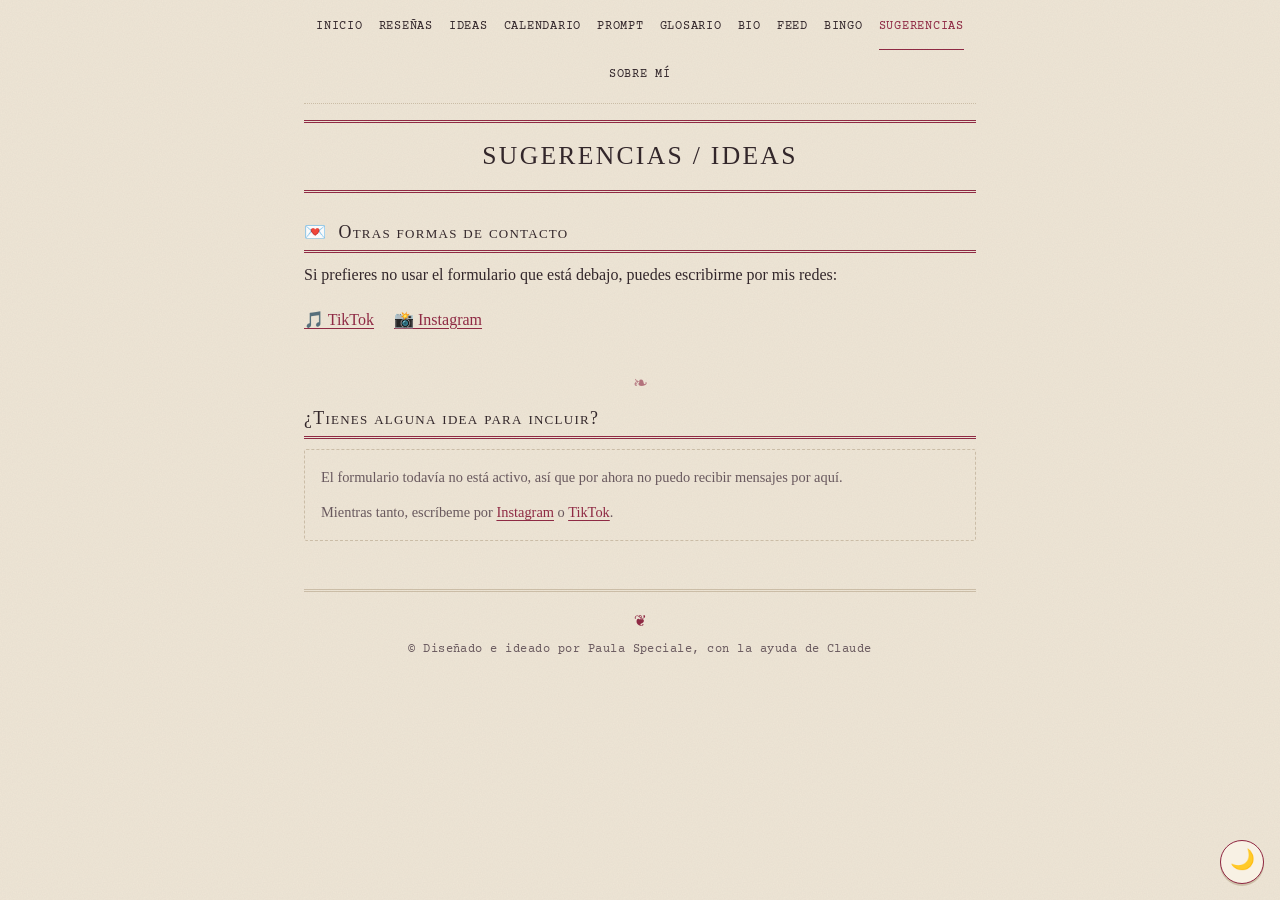
<file: sugerencias.html>
<!DOCTYPE html>
<html lang="es">
<head>
<meta charset="UTF-8">
<meta name="viewport" content="width=device-width, initial-scale=1, viewport-fit=cover">
<meta name="color-scheme" content="light dark">
<meta name="description" content="Envíame tus ideas o comentarios para mejorar las herramientas de lectores creadores, o escríbeme por TikTok e Instagram. Tu opinión decide qué viene después.">
<meta name="theme-color" content="#efe6d6" media="(prefers-color-scheme: light)">
<meta name="theme-color" content="#211b24" media="(prefers-color-scheme: dark)">
<link rel="icon" href="data:image/svg+xml,%3Csvg xmlns='http://www.w3.org/2000/svg' viewBox='0 0 100 100'%3E%3Ctext y='.9em' font-size='90'%3E%F0%9F%93%9A%3C/text%3E%3C/svg%3E">
<title>Sugerencias, ideas y contacto | Contenido BookTok</title>
<meta name="robots" content="noindex,follow">
<link rel="canonical" href="https://TU-DOMINIO.com/sugerencias.html">
<link rel="alternate" hreflang="es" href="https://TU-DOMINIO.com/sugerencias.html">
<link rel="alternate" hreflang="x-default" href="https://TU-DOMINIO.com/sugerencias.html">
<meta property="og:type" content="website">
<meta property="og:locale" content="es_ES">
<meta property="og:site_name" content="Contenido BookTok">
<meta property="og:title" content="Sugerencias, ideas y contacto | Contenido BookTok">
<meta property="og:description" content="Envíame tus ideas o comentarios para mejorar las herramientas de lectores creadores, o escríbeme por TikTok e Instagram. Tu opinión decide qué viene después.">
<meta property="og:url" content="https://TU-DOMINIO.com/sugerencias.html">
<meta name="twitter:card" content="summary">
<meta name="twitter:title" content="Sugerencias, ideas y contacto | Contenido BookTok">
<meta name="twitter:description" content="Envíame tus ideas o comentarios para mejorar las herramientas de lectores creadores, o escríbeme por TikTok e Instagram. Tu opinión decide qué viene después.">
<link rel="preload" href="fonts/courier-prime-latin-400-normal.woff2" as="font" type="font/woff2" crossorigin>
<script type="application/ld+json">{"@context": "https://schema.org", "@graph": [{"@type": "WebPage", "url": "https://TU-DOMINIO.com/sugerencias.html", "name": "Sugerencias, ideas y contacto | Contenido BookTok", "description": "Envíame tus ideas o comentarios para mejorar las herramientas de lectores creadores, o escríbeme por TikTok e Instagram. Tu opinión decide qué viene después.", "inLanguage": "es"}, {"@type": "BreadcrumbList", "itemListElement": [{"@type": "ListItem", "position": 1, "name": "Inicio", "item": "https://TU-DOMINIO.com/"}, {"@type": "ListItem", "position": 2, "name": "Sugerencias", "item": "https://TU-DOMINIO.com/sugerencias.html"}]}]}</script>
<link rel="stylesheet" href="css/base.css">
<link rel="stylesheet" href="css/paginas/simples.css">
<script src="js/nucleo/theme.js"></script>
</head>
<body>
<a class="saltar" href="#contenido">Saltar al contenido</a>
<nav class="menu" aria-label="Principal">
<a href="index.html">Inicio</a>
<a href="resena.html">Reseñas</a>
<a href="ideas.html">Ideas</a>
<a href="calendario.html">Calendario</a>
<a href="generadorprompt.html">Prompt</a>
<a href="glosario.html">Glosario</a>
<a href="bio.html">Bio</a>
<a href="consistencia.html">Feed</a>
<a href="bingo.html">Bingo</a>
<a href="sugerencias.html" aria-current="page">Sugerencias</a>
<a href="sobre-mi.html">Sobre mí</a>
</nav>
<header class="encabezado">
<h1>Sugerencias / Ideas</h1>
</header>
<main id="contenido" tabindex="-1">
  <section class="bloque" id="otros-contactos">
<h2><span aria-hidden="true">💌</span> Otras formas de contacto</h2>
<p>Si prefieres no usar el formulario que está debajo, puedes escribirme por mis redes:</p>
<p class="enlaces">
<a href="https://www.tiktok.com/@danaehan" target="_blank" rel="noopener">🎵 TikTok</a>
<a href="https://www.instagram.com/hello_little_tornado/" target="_blank" rel="noopener">📸 Instagram</a>

</p>
</section>
<section class="bloque">
<h2>¿Tienes alguna idea para incluir?</h2>
<!-- El destino (action) lo pone el script desde FORM_URL: así el correo nunca aparece en el HTML.
     El captcha de FormSubmit queda ACTIVADO (no se envía _captcha=false). -->
<form class="formulario" id="form-sugerencias" method="post">
<input type="hidden" name="_subject" value="Nueva sugerencia desde la web">
<input type="hidden" name="_next" id="form-next" value="">
<input type="text" name="_honey" style="display:none" tabindex="-1" autocomplete="off" aria-hidden="true">
<p class="ayuda">Los campos marcados con <span aria-hidden="true">*</span><span class="solo-lector">asterisco</span> son obligatorios.</p>
<div class="campo">
<label for="name">Nombre <span aria-hidden="true">*</span></label>
<input type="text" id="name" name="name" maxlength="60" autocomplete="name" required>
</div>
<div class="campo">
<label for="email">Email <span aria-hidden="true">*</span></label>
<input type="email" id="email" name="email" maxlength="80" autocomplete="email" required>
</div>
<p class="ayuda">🔒 Tu email se usa solo para responderte y no se publica.</p>
<div class="campo">
<label for="message">Mensaje <span aria-hidden="true">*</span></label>
<textarea id="message" name="message" rows="6" required></textarea>
</div>
<button type="submit" class="primario" id="btn-enviar">Enviar</button>
<p id="form-error" class="ayuda" role="alert"></p>
</form>
<div id="form-pronto" class="vacio-msg" role="status" hidden>
<p>El formulario todavía no está activo, así que por ahora no puedo recibir mensajes por aquí.</p>
<p>Mientras tanto, escríbeme por <a href="https://www.instagram.com/hello_little_tornado/" target="_blank" rel="noopener">Instagram</a> o <a href="https://www.tiktok.com/@danaehan" target="_blank" rel="noopener">TikTok</a>.</p>
</div>
<div id="form-exito" class="vacio-msg" role="status" tabindex="-1" hidden>
<p>✅ ¡Tu mensaje ha sido enviado! Gracias por escribirme 💌</p>
<p><a href="index.html">Volver al inicio</a></p>
</div>
</section>
</main>
<footer>
  <p>&copy; Diseñado e ideado por Paula Speciale, con la ayuda de Claude</p>
</footer>
<script src="js/paginas/sugerencias.js"></script>
</body>
</html>
</file>
<file: css/base.css>
/* ==========================================================================
   base.css · Estilos compartidos por todas las páginas: variables y tema, tipografía, controles,
   menú, pie, bloques de lectura, diálogos, botón de tema e impresión.
   Estética «librería antigua»: la paleta (papel crema, burdeos y dorado) está en las variables de :root.
   Paleta: papel crema, tinta berenjena, burdeos y dorado; colores de sección en tonos de tela de encuadernación.
   Se carga siempre PRIMERO.
   ========================================================================== */

/* Courier Prime (SIL OFL 1.1), autohospedada en fonts/. Sustituye a «American Typewriter»,
   que solo existe en Apple. Solo subconjunto latino (cubre el español completo). */
@font-face {
  font-family: "Courier Prime";
  font-style: normal;
  font-weight: 400;
  font-display: swap;
  src: url("../fonts/courier-prime-latin-400-normal.woff2") format("woff2");
  unicode-range: U+0000-00FF, U+0131, U+0152-0153, U+02BB-02BC, U+02C6, U+02DA, U+02DC, U+2000-206F, U+20AC, U+2122, U+2191, U+2193, U+2212, U+2215, U+FEFF, U+FFFD;
}

@font-face {
  font-family: "Courier Prime";
  font-style: normal;
  font-weight: 700;
  font-display: swap;
  src: url("../fonts/courier-prime-latin-700-normal.woff2") format("woff2");
  unicode-range: U+0000-00FF, U+0131, U+0152-0153, U+02BB-02BC, U+02C6, U+02DA, U+02DC, U+2000-206F, U+20AC, U+2122, U+2191, U+2193, U+2212, U+2215, U+FEFF, U+FFFD;
}

/* Paleta: papel crema, tinta berenjena, burdeos y dorado; colores de sección en tonos de tela de encuadernación.

   Una sola fuente para los dos temas: cada color se escribe UNA vez como
   light-dark(claro, oscuro). El tema lo decide color-scheme:
   - sin elección: sigue al dispositivo (color-scheme: light dark)
   - botón de tema (theme.js): data-theme="light" | "dark" fuerza uno. */
:root {
  color-scheme: light dark;

  --fondo: light-dark(#efe6d6, #211b24);          /* papel crema / tinta berenjena */
  --superficie: light-dark(#f8f1e4, #2d2530);     /* hoja clara / cuero oscuro */
  --texto: light-dark(#2e2226, #eee4d4);
  --suave: light-dark(#66565b, #c3b6b8);
  --borde: light-dark(#cdbfa8, #4d4151);
  --acento: light-dark(#7a2e3b, #e3b86a);         /* burdeos / dorado de vela */
  --sobre-acento: light-dark(#f8f1e4, #241a1e);
  --corazon: light-dark(#b0284f, #ff8fb0);
  --aviso: light-dark(#7a4500, #f0b252);

  /* Cintas de estado (como marcapáginas) */
  --est-idea: light-dark(#cdbfa8, #7a6f7e);
  --est-grabando: light-dark(#d98e04, #e8aa3c);
  --est-editando: light-dark(#2f6fba, #6aa6ec);
  --est-programada: light-dark(#7b6b7a, #b9a3c4); /* Old Lavender */
  --est-publicada: light-dark(#2c8a5f, #5ccf96);
  --est-descartada: light-dark(#8a7c7e, #9a8a90);

  /* Tinta para TEXTO de estado: las cintas de arriba no llegan a 4.5:1 en modo
     claro, así que el texto usa estas variantes (4.5:1 o más sobre fondo y
     superficie, en los dos temas). Las cintas, bordes y puntos siguen con --est-*. */
  --est-idea-tinta: light-dark(#6b5f52, #a89bb0);
  --est-grabando-tinta: light-dark(#8a5a00, #e8aa3c);
  --est-editando-tinta: light-dark(#2a63a6, #6aa6ec);
  --est-programada-tinta: light-dark(#665766, #b9a3c4);
  --est-publicada-tinta: light-dark(#1d6545, #5ccf96);
  --est-descartada-tinta: light-dark(#706365, #9a8a90);

  --sobre-publicada: light-dark(#ffffff, #08231b);

  /* Formatos */
  --f-post: light-dark(#245a9e, #7db3f0);
  --f-carrusel: light-dark(#8f2f76, #e08ac8);
  --f-reel: light-dark(#8f4308, #f0a25a);

  /* Telas de encuadernación: un color por sección y para los lomos de la portada */
  --c-resenia: light-dark(#2c4a6e, #8fb0d8);      /* azul tinta */
  --c-ideas: light-dark(#7a2a63, #d9a0cc);        /* ciruela */
  --c-calendario: light-dark(#2f5d44, #8fcfa8);   /* verde bosque */
  --c-glosario: light-dark(#5b4580, #c3b0e6);     /* violeta */
  --c-bingo: light-dark(#8a4a22, #e8a878);        /* cobre */
  --c-sugerencias: light-dark(#8e2540, #f0909f);  /* burdeos rosado */
  --c-sobre-mi: light-dark(#7a5a0e, #e8c566);     /* mostaza */
  --c-bio: light-dark(#2a6670, #4a9aa6);          /* verde azulado */
  --c-prompt: light-dark(#4e5b1f, #c9d78f);       /* verde oliva */
  --oro: light-dark(#b8923e, #e3b86a);

  /* Tipografía, papel y marco (definidos aquí arriba, antes de usarse) */
  --serif: "Iowan Old Style", "Baskerville", "Palatino Linotype", Palatino, "Book Antiqua", Georgia, serif;
  --sans: system-ui, -apple-system, "Segoe UI", Roboto, "Helvetica Neue", sans-serif;
  --maquina: "Courier Prime", "American Typewriter", "Courier New", Courier, monospace;

  /* Anchos de página: lectura a 44rem (~75 caracteres) y app a 68rem, donde
     caben la rejilla del calendario y el rail de filtros de Ideas. */
  --ancho-lectura: 44rem;
  --ancho-app: 68rem;
  --ancho-pagina: var(--ancho-lectura);
  --rail-toc: 12.5rem;
  --papel: url("data:image/svg+xml,%3Csvg xmlns='http://www.w3.org/2000/svg' width='160' height='160'%3E%3Cfilter id='n'%3E%3CfeTurbulence type='fractalNoise' baseFrequency='.8' numOctaves='2' stitchTiles='stitch'/%3E%3CfeColorMatrix values='0 0 0 0 .35 0 0 0 0 .3 0 0 0 0 .3 0 0 0 .09 0'/%3E%3C/filter%3E%3Crect width='100%25' height='100%25' filter='url(%23n)'/%3E%3C/svg%3E");
  --marco: inset 0 0 0 3px var(--superficie), inset 0 0 0 4px var(--borde);

  --tope: env(safe-area-inset-top, 0px);
  --alto-barra: 4rem; /* lo actualiza ideas.js */
}

:root[data-theme="light"] { color-scheme: light; }

:root[data-theme="dark"] { color-scheme: dark; }

*, *::before, *::after { box-sizing: border-box; }

[hidden] { display: none !important; }

html {
  background: var(--fondo);
  -webkit-text-size-adjust: 100%;
  text-size-adjust: 100%;
}

body {
  max-width: var(--ancho-pagina);
  margin: 0 auto;
  padding: 0 max(1rem, env(safe-area-inset-right)) calc(3rem + env(safe-area-inset-bottom, 0px)) max(1rem, env(safe-area-inset-left));
  background: var(--fondo);
  color: var(--texto);
  font: 1rem/1.55 var(--sans);
}

/* Las páginas con rejilla propia (calendario, ideas, glosario, bio, bingo,
   prompt y portada) usan el ancho de app; el resto se queda en la medida de lectura. */
body.pagina-app { --ancho-pagina: var(--ancho-app); }

p { margin: 0; }

p:empty { display: none; }

:focus-visible {
  outline: 3px solid var(--acento);
  outline-offset: 2px;
}

/* Salto al contenido: invisible hasta que recibe el foco con el teclado.
   Va fijo para que aparezca siempre en el mismo sitio, por encima del grano. */
.saltar {
  position: fixed;
  top: 0;
  left: 50%;
  z-index: 100;
  padding: .6rem 1rem;
  border: 1px solid var(--acento);
  border-radius: .15rem;
  background: var(--superficie);
  color: var(--texto);
  font: 400 .82rem/1.4 var(--maquina);
  text-decoration: none;
  white-space: nowrap;
  transform: translate(-50%, calc(-100% - .5rem));
}

.saltar:focus-visible {
  transform: translate(-50%, .5rem);
  outline-offset: 3px;
}

/* <main> recibe el foco por programa al usar el salto: el marco solo aparece
   con teclado y es la única señal de que el foco se ha movido. */
main:focus { outline: none; }

main:focus-visible {
  outline: 3px solid var(--acento);
  outline-offset: 6px;
}

.encabezado {
  padding-top: calc(1.25rem + var(--tope));
}

h1 {
  margin: 0 0 .25rem;
  font: 700 clamp(1.45rem, 6vw, 2rem)/1.15 var(--serif);
  letter-spacing: -.01em;
}

progress {
  display: block;
  width: 100%;
  height: .55rem;
  margin: .5rem 0;
  accent-color: var(--acento);
}

.guia {
  margin-top: 1rem;
  border: 1px solid var(--borde);
  border-radius: .4rem;
  background: var(--superficie);
  padding: 0 .9rem;
}

.guia > summary {
  display: flex;
  align-items: center;
  min-height: 2.75rem;
  font-weight: 600;
}

.guia ul {
  margin: 0;
  padding: 0 0 .9rem 1.1rem;
  font-size: .92rem;
  color: var(--suave);
}

.guia li + li { margin-top: .35rem; }

summary { cursor: pointer; }

button, select, input, textarea {
  font: inherit;
  color: inherit;
}

button {
  min-height: 2.75rem;
  padding: .5rem .9rem;
  border: 1px solid var(--borde);
  border-radius: .4rem;
  background: var(--superficie);
  cursor: pointer;
  touch-action: manipulation;
}

button.primario {
  border-color: var(--acento);
  background: var(--acento);
  color: var(--sobre-acento);
  font-weight: 600;
}

input[type="search"], input[type="text"], input[type="date"], input[type="number"], select, textarea {
  display: block;
  width: 100%;
  min-height: 2.75rem;
  padding: .5rem .65rem;
  border: 1px solid var(--borde);
  border-radius: .4rem;
  background: var(--fondo);
  font-size: 1rem; /* 16 px: evita el zoom automático en iOS */
}

textarea {
  min-height: 5.5rem;
  resize: vertical;
}

input[type="file"] {
  width: 100%;
  font-size: .9rem;
}

.campo {
  display: flex;
  flex-direction: column;
  gap: .25rem;
  font-size: .85rem;
  color: var(--suave);
}

.campo > select, .campo > input, .campo > textarea {
  color: var(--texto);
}

.check {
  display: flex;
  align-items: center;
  gap: .6rem;
  min-height: 2.75rem;
}

.check input {
  width: 1.4rem;
  height: 1.4rem;
  margin: 0;
  accent-color: var(--acento);
}

.botones {
  display: flex;
  flex-wrap: wrap;
  gap: .5rem;
}

/* Marcas: formato y origen */
.meta {
  display: flex;
  flex-wrap: wrap;
  gap: .4rem;
  margin-top: .5rem;
}

.chip {
  padding: .05rem .6rem;
  border: 1px solid currentColor;
  border-radius: 999px;
  font: 600 .78rem/1.5 var(--sans);
}

.formato-post { color: var(--f-post); }

.formato-carrusel { color: var(--f-carrusel); }

.formato-reel { color: var(--f-reel); }

.origen { color: var(--suave); font-weight: 500; }

.solo-lector {
  position: absolute;
  width: 1px;
  height: 1px;
  margin: -1px;
  overflow: hidden;
  clip: rect(0 0 0 0);
  white-space: nowrap;
}

@media (prefers-reduced-motion: reduce) {
  * { scroll-behavior: auto !important; }
}

body::before {
  content: "";
  position: fixed;
  inset: 0 0 auto;
  height: env(safe-area-inset-top, 0px);
  background: var(--fondo);
  z-index: 40;
}

.ayuda {
  font-size: .78rem;
  color: var(--suave);
  font-family: var(--maquina);
}

/* ---------- Cuadros de diálogo ---------- */
dialog {
  width: min(26rem, calc(100vw - 2rem));
  max-height: min(85dvh, 40rem);
  overflow: auto;
  padding: 1.4rem;
  border: 1px solid var(--borde);
  border-radius: .15rem;
  background: var(--superficie);
  color: var(--texto);
  box-shadow: var(--marco);
}

dialog::backdrop { background: rgba(0, 0, 0, .55); }

dialog p { margin-bottom: 1rem; }

dialog .botones { justify-content: flex-end; }

/* Papel con grano (el mismo en las barras fijas para que no se note el corte) */
html, body::before {
  background-color: var(--fondo);
}

/* El grano va en una capa fija propia (rápida y compatible con iOS, donde
   background-attachment: fixed no funciona). No intercepta toques. */
body::after {
  content: "";
  position: fixed;
  inset: 0;
  z-index: 60;
  background-image: var(--papel);
  pointer-events: none;
}

body {
  background: transparent;
  font: 1rem/1.6 var(--serif);
}

/* ---------- Portada ---------- */
.encabezado { text-align: center; }

h1 {
  margin: 0 0 .75rem;
  padding: 1rem .5rem;
  border-top: 3px double var(--acento);
  border-bottom: 3px double var(--acento);
  font: 400 clamp(1.1rem, 4.6vw, 1.6rem)/1.35 var(--serif);
  letter-spacing: .09em;
  text-transform: uppercase;
}

progress {
  max-width: 20rem;
  margin: .6rem auto;
  height: .5rem;
  appearance: none;
  -webkit-appearance: none;
  border: 1px solid var(--acento);
  border-radius: 0;
  background: transparent;
}

progress::-webkit-progress-bar { background: transparent; }

progress::-webkit-progress-value { background: var(--acento); }

progress::-moz-progress-bar { background: var(--acento); }

/* ---------- Marcos y paneles plegables ---------- */
.guia {
  border: 1px solid var(--borde);
  border-radius: .15rem;
  box-shadow: var(--marco);
  padding: 0 1.1rem;
}

.guia > summary {
  font: 400 .78rem/1.4 var(--maquina);
  letter-spacing: .1em;
  text-transform: uppercase;
}

.guia ul { font-size: .95rem; }

/* «+» / «−» como en un índice de catálogo */
.guia > summary::after {
  content: "+";
  margin-left: auto;
  padding-left: .75rem;
  font-family: var(--maquina);
  color: var(--acento);
}

.guia[open] > summary::after { content: "\2212"; }

/* ---------- Controles ---------- */
button {
  border-radius: .15rem;
  font-family: var(--maquina);
  font-size: .76rem;
  letter-spacing: .07em;
  text-transform: uppercase;
  background: transparent;
}

button.primario { background: var(--acento); }

input[type="search"], input[type="text"], input[type="date"], input[type="number"], select, textarea {
  border-radius: .15rem;
  border-color: var(--borde);
  background: var(--superficie);
  font-family: var(--serif);
}

.campo {
  font-family: var(--maquina);
  font-size: .78rem;
  letter-spacing: .08em;
  text-transform: uppercase;
}

.campo > select, .campo > input, .campo > textarea { letter-spacing: normal; text-transform: none; }

.check { font-family: var(--maquina); font-size: .85rem; }

.chip {
  padding: .05rem .55rem;
  border-radius: .15rem;
  font: 400 .75rem/1.6 var(--maquina);
  letter-spacing: .08em;
  text-transform: uppercase;
}

.origen { font-weight: 400; }

.chip.propia { color: var(--acento); border-color: var(--acento); }

.menu {
  display: flex;
  flex-wrap: nowrap;          /* siempre en una sola línea */
  gap: 0 1rem;
  padding: calc(.35rem + var(--tope)) 0 .35rem;
  overflow-x: auto;           /* si no cabe, se desliza con el dedo */
  overscroll-behavior-x: contain;
  -webkit-overflow-scrolling: touch;
  scrollbar-width: none;
  border-bottom: 1px dotted var(--borde);
  font: 400 .78rem/1.4 var(--maquina);
  letter-spacing: .06em;
  text-transform: uppercase;
  scroll-snap-type: x proximity;
  scroll-padding-inline: 1rem;
  /* difuminado en los bordes: indica que hay más enlaces al deslizar */
  -webkit-mask-image: linear-gradient(to right, transparent, #000 .75rem, #000 calc(100% - .75rem), transparent);
  mask-image: linear-gradient(to right, transparent, #000 .75rem, #000 calc(100% - .75rem), transparent);
}

.menu::-webkit-scrollbar { display: none; }

/* centrado cuando cabe; alineado al inicio (sin cortar el primero) cuando no */
.menu a:first-child { margin-left: auto; padding-left: 1rem; }

.menu a:last-child { margin-right: auto; padding-right: 1.25rem; }

.menu a {
  display: inline-flex;
  flex: none;
  white-space: nowrap;
  align-items: center;
  min-height: 2.75rem;
  border-bottom: 1px solid transparent;
  color: var(--texto);
  text-decoration: none;
  scroll-snap-align: start;
}

.menu a:hover { border-bottom-color: var(--acento); }

.menu a[aria-current="page"] { color: var(--acento); border-bottom-color: var(--acento); }

/* Desde tablet el menú cabe en una o dos líneas: se envuelve centrado y se
   desactivan el desplazamiento lateral y el degradado de los bordes. */
@media (min-width: 48rem) {
  .menu {
    flex-wrap: wrap;
    justify-content: center;
    gap: .25rem 1rem;
    scroll-snap-type: none;
    -webkit-mask-image: none;
    mask-image: none;
  }
  .menu a:first-child { margin-left: 0; padding-left: 0; }
  .menu a:last-child { margin-right: 0; padding-right: 0; }
}

.menu + .encabezado { padding-top: 1rem; }

footer {
  margin-top: 3rem;
  padding-top: 1rem;
  border-top: 3px double var(--borde);
  text-align: center;
  font: 400 .75rem/1.5 var(--maquina);
  letter-spacing: .04em;
  color: var(--suave);
}

footer::before {
  content: "\2766\FE0E";
  display: block;
  margin-bottom: .3rem;
  font-size: 1.2rem;
  color: var(--acento);
}

.intro { margin-top: .5rem; font-style: italic; color: var(--suave); }

/* En páginas de app el encabezado llega a 68rem: el texto de entrada se limita
   a la medida de lectura para que las líneas no se alarguen de más. */
.encabezado .intro { max-width: var(--ancho-lectura); margin-left: auto; margin-right: auto; }

.bloque { margin-top: 1.75rem; }

/* En las páginas de app la columna llega a 68rem, pero el texto corrido no
   debe estirarse más allá de la medida de lectura (~75 caracteres). */
.pagina-app .bloque > p:not([class]) { max-width: var(--ancho-lectura); }

.bloque > h2 {
  display: flex;
  align-items: baseline;
  gap: .7rem;
  margin: 0 0 .6rem;
  padding-bottom: .35rem;
  border-bottom: 3px double var(--acento);
  font: 400 1.12rem/1.3 var(--serif);
  font-variant: small-caps;
  letter-spacing: .07em;
}

.bloque > h2 .n { font: 400 .85rem var(--maquina); font-variant: normal; letter-spacing: .04em; color: var(--acento); }

.bloque h3 { margin: 1rem 0 .25rem; font: italic 400 1.05rem/1.4 var(--serif); }

.bloque ul { margin: 0; padding-left: 1.2rem; }

.bloque li { padding-left: .2rem; }

.bloque li::marker { color: var(--acento); }

.botones.centrado { justify-content: center; margin-top: .5rem; }

.vacio-msg { padding: 1rem; border: 1px dashed var(--borde); border-radius: .15rem; color: var(--suave); font-size: .9rem; }

main a { color: var(--acento); text-underline-offset: .2em; }

main p + p { margin-top: .75rem; }

.bloque > p { margin-top: .6rem; }

.proximamente {
  margin-top: 1.5rem;
  padding: 1.5rem 1rem;
  border: 1px dashed var(--borde);
  text-align: center;
  font-family: var(--maquina);
  color: var(--suave);
}

.btn-tema {
  position: fixed;
  right: max(1rem, env(safe-area-inset-right, 0px));
  bottom: calc(1rem + env(safe-area-inset-bottom, 0px));
  z-index: 70;
  display: grid;
  place-content: center;
  width: 2.75rem;
  height: 2.75rem;
  padding: 0;
  border: 1px solid var(--acento);
  border-radius: 50%;
  background: var(--superficie);
  color: var(--texto);
  font-size: 1.25rem;
  line-height: 1;
  letter-spacing: normal;
  box-shadow: 0 2px 0 var(--borde);
}

.btn-tema:active { transform: translateY(2px); box-shadow: none; }

/* Transición suave al cambiar de tema (solo mientras dura el cambio) */
.tema-anim, .tema-anim *, .tema-anim *::before, .tema-anim *::after {
  transition: background-color .4s ease, color .4s ease, border-color .4s ease,
              box-shadow .4s ease, outline-color .4s ease, fill .4s ease, stroke .4s ease !important;
}

@media (prefers-reduced-motion: reduce) {
  .tema-anim, .tema-anim *, .tema-anim *::before, .tema-anim *::after { transition: none !important; }
}

@media (max-width: 30rem) {
  .menu { gap: 0 .7rem; font-size: .8rem; letter-spacing: .03em; }
}

button:hover { border-color: var(--acento); }
button:active { transform: translateY(1px); }

@page { margin: 1.5cm; }

@media print {
  :root:root:root {
    color-scheme: light;
    --fondo: #fff; --superficie: #fff; --texto: #000; --suave: #333;
    --borde: #888; --acento: #000; --sobre-acento: #fff; --aviso: #000;
  }
  html, body { background: #fff !important; }
  body { max-width: none; padding: 0; font-size: 11pt; line-height: 1.45; color: #000; }
  body::before, body::after, .menu, .btn-tema, .no-print, .indice { display: none !important; }
  .encabezado { padding-top: 0; }
  .bloque { margin-top: 1.1rem; break-inside: avoid; }
  .bloque > h2 { break-after: avoid; }
  a { color: #000; text-decoration: none; }
  table.valoracion { box-shadow: none; }
  table.valoracion.ejemplo td { opacity: 1; }
  footer { margin-top: 1.5rem; }
}

html { scroll-behavior: smooth; }

/* ==========================================================================
   Color propio por sección: theme.js pone data-seccion en <html> y aquí se
   redefine solo el acento (menú activo, filetes, enlaces, botones primarios).
   ========================================================================== */
:root[data-seccion="resenia"] { --acento: var(--c-resenia); }
:root[data-seccion="ideas"] { --acento: var(--c-ideas); }
:root[data-seccion="calendario"] { --acento: var(--c-calendario); }
:root[data-seccion="glosario"] { --acento: var(--c-glosario); }
:root[data-seccion="bingo"] { --acento: var(--c-bingo); }
:root[data-seccion="sugerencias"] { --acento: var(--c-sugerencias); }
:root[data-seccion="sobre-mi"] { --acento: var(--c-sobre-mi); }
:root[data-seccion="bio"] { --acento: var(--c-bio); }
:root[data-seccion="prompt"] { --acento: var(--c-prompt); }

/* Tarjetas con un filete de color en el borde superior */
.guia, .formulario, .donacion, .herramientas, .toc { border-top: 2px solid var(--acento); }

/* ---------- Apoyo silencioso al final de las páginas de valor ---------- */
.apoyo {
  margin-top: 2.5rem;
  padding-top: 1rem;
  border-top: 1px dashed var(--borde);
  text-align: center;
  font-size: .92rem;
  color: var(--suave);
}

.apoyo p { max-width: 48ch; margin: 0 auto; }

.apoyo strong { color: var(--texto); font-weight: 400; }

.apoyo a { color: var(--acento); }

@media print { .apoyo { display: none !important; } }

/* ==========================================================================
   Textura de librería antigua
   ========================================================================== */
/* Marcapáginas de cinta en la esquina de las tarjetas destacadas */
.donacion, .formulario, .termino.top { position: relative; }
.donacion::after, .formulario::after, .termino.top::after {
  content: "";
  position: absolute;
  top: -2px;
  right: .9rem;
  width: .7rem;
  height: 1.6rem;
  background: var(--acento);
  clip-path: polygon(0 0, 100% 0, 100% 100%, 50% 76%, 0 100%);
  pointer-events: none;
}

/* Ficha de biblioteca: línea bajo el término, como en una ficha de catálogo */
.termino .en { padding-bottom: .25rem; border-bottom: 1px solid color-mix(in srgb, var(--acento) 45%, transparent); }
.termino.top .en { padding-right: 1.2rem; }
.termino.compacto .en { padding-bottom: 0; border-bottom: 0; }

/* Sellos de goma: «Imprescindible» y «Publicada» */
.estrella, .idea[data-est="publicada"] .meta::after {
  display: inline-block;
  padding: .05rem .45rem;
  border: 1.5px solid currentColor;
  border-radius: .15rem;
  transform: rotate(-3deg);
  font: 700 .7rem/1.5 var(--maquina);
  letter-spacing: .12em;
  text-transform: uppercase;
}
.idea[data-est="publicada"] .meta::after { content: "Publicada"; color: var(--est-publicada-tinta); margin-left: auto; }

/* Ornamento entre secciones */
.bloque + .bloque::before, .grupo + .grupo::before {
  content: "\2767\FE0E";
  display: block;
  margin-bottom: .6rem;
  text-align: center;
  font-size: 1.1rem;
  color: var(--acento);
  opacity: .6;
}

@media print {
  .donacion::after, .formulario::after, .termino.top::after, .bloque + .bloque::before, .grupo + .grupo::before { display: none !important; }
}

/* Tarjetas de la portada */
.tarjetas { display: grid; gap: .75rem; padding: 0 !important; list-style: none; }
.tarjetas li::marker { content: none; }
.tarjetas a { display: flex; flex-direction: column; gap: .2rem; min-height: 2.75rem; padding: .8rem 1rem; border: 1px solid var(--borde); border-top: 2px solid var(--acento); border-radius: .15rem; background: var(--superficie); color: var(--texto); text-decoration: none; }
.tarjetas a:hover { box-shadow: var(--marco); }
.tarjetas strong { font: 400 1.05rem/1.3 var(--serif); font-variant: small-caps; letter-spacing: .06em; }
.tarjetas span { font-size: .92rem; color: var(--suave); }
</file>
<file: css/paginas/portada.css>
/* ==========================================================================
   portada.css · Estilos de la portada (index.html): estantería de lomos,
   botones de entrada y tarjetas de cada sección.
   Requiere base.css. Los colores de lomo y madera se definen aquí en :root.
   ========================================================================== */

:root {
  --lomo-1: light-dark(#7a2e3b, #a8485a);
  --lomo-2: light-dark(#2c4a6e, #5a82b0);
  --lomo-3: light-dark(#2f5d44, #4f8f6c);
  --lomo-4: light-dark(#b08a1e, #d9b24a);
  --lomo-5: light-dark(#7a2a63, #a8559a);
  --lomo-6: light-dark(#8a4a22, #c0703a);
  --lomo-7: light-dark(#5b4580, #8a74b8);
  --lomo-8: light-dark(#2a6670, #4a9aa6);
  --madera: light-dark(#4a3236, #8a7280);
}

/* ---------- Estantería ---------- */
.lomos {
  display: flex;
  justify-content: center;
  align-items: flex-end;
  gap: 3px;
  height: 7.75rem;
  max-width: 22rem;
  margin: .5rem auto 1.5rem;
  padding: .5rem .5rem 0;
  overflow: hidden;
  border-bottom: .45rem solid var(--madera);
}

/* La estantería gana presencia en cuanto sobra ancho. */
@media (min-width: 48rem) {
  .lomos { max-width: 26rem; }
}

.lomos span {
  flex: 0 1 var(--w, 1.4rem);
  height: var(--h, 6rem);
  background-color: var(--lomo, var(--acento));
  background-image:
    linear-gradient(to bottom, transparent 10%, var(--oro) 10% 12.5%, transparent 12.5% 87.5%, var(--oro) 87.5% 90%, transparent 90%),
    linear-gradient(to right, rgba(255, 255, 255, .2), transparent 25%, transparent 75%, rgba(0, 0, 0, .2));
  border-radius: 2px 2px 0 0;
  transform-origin: bottom left;
}

.lomos span:nth-child(1)  { --lomo: var(--lomo-1); --w: 1.5rem; --h: 5.8rem; --i: 0; }
.lomos span:nth-child(2)  { --lomo: var(--lomo-2); --w: 1.2rem; --h: 6.6rem; --i: 1; }
.lomos span:nth-child(3)  { --lomo: var(--lomo-4); --w: 1.8rem; --h: 5.2rem; --i: 2; }
.lomos span:nth-child(4)  { --lomo: var(--lomo-3); --w: 1.3rem; --h: 6.9rem; --i: 3; }
.lomos span:nth-child(5)  { --lomo: var(--lomo-5); --w: 1.6rem; --h: 6rem;   --i: 4; }
.lomos span:nth-child(6)  { --lomo: var(--lomo-1); --w: 1.2rem; --h: 5.4rem; --i: 5; }
.lomos span:nth-child(7)  { --lomo: var(--lomo-8); --w: 1.9rem; --h: 6.7rem; --i: 6; }
.lomos span:nth-child(8)  { --lomo: var(--lomo-6); --w: 1.3rem; --h: 6.1rem; --i: 7; transform: rotate(9deg); margin-left: .35rem; margin-right: .2rem; }
.lomos span:nth-child(9)  { --lomo: var(--lomo-7); --w: 1.2rem; --h: 5.6rem; --i: 8; }
.lomos span:nth-child(10) { --lomo: var(--lomo-2); --w: 1.7rem; --h: 6.4rem; --i: 9; }
.lomos span:nth-child(11) { --lomo: var(--lomo-4); --w: 1.3rem; --h: 5.3rem; --i: 10; }

/* Un solo momento animado: los libros suben a la estantería al abrir la página */
@media (prefers-reduced-motion: no-preference) {
  .lomos span {
    animation: sube .7s cubic-bezier(.2, .8, .3, 1) both;
    animation-delay: calc(var(--i) * 60ms);
  }
}

@keyframes sube { from { translate: 0 105%; } to { translate: 0 0; } }

/* ---------- Botones de la portada ---------- */
.cta-fila { display: flex; flex-wrap: wrap; justify-content: center; gap: .75rem; margin-top: 1.25rem; }

.cta {
  display: inline-flex;
  align-items: center;
  min-height: 2.9rem;
  padding: .5rem 1.15rem;
  border: 1px solid var(--acento);
  border-radius: .15rem;
  color: var(--acento);
  font: 400 .82rem/1.3 var(--maquina);
  letter-spacing: .08em;
  text-transform: uppercase;
  text-decoration: none;
}

.cta:hover { background: color-mix(in srgb, var(--acento) 10%, transparent); }

.cta-principal {
  background: var(--acento);
  color: var(--sobre-acento);
  font-weight: 700;
  box-shadow: 0 3px 0 color-mix(in srgb, var(--acento) 55%, #000);
}

.cta-principal:hover { background: var(--acento); filter: brightness(1.08); }

.cta-principal:active { transform: translateY(3px); box-shadow: none; }

/* ---------- Ruta «Empieza aquí»: tres pasos numerados ---------- */
.pasos {
  display: grid;
  gap: 1.15rem;
  margin: 1.25rem 0 0;
  padding: 0;
  list-style: none;
  counter-reset: paso;
}

.pasos li {
  position: relative;
  padding-left: 3rem;
  counter-increment: paso;
}

.pasos li::before {
  content: counter(paso);
  position: absolute;
  top: 0;
  left: 0;
  display: grid;
  place-items: center;
  width: 2.1rem;
  height: 2.1rem;
  border: 1px solid var(--acento);
  border-radius: 50%;
  color: var(--acento);
  font: 400 1rem/1 var(--maquina);
}

.pasos strong {
  display: block;
  font: 400 1.05rem/1.3 var(--serif);
  font-variant: small-caps;
  letter-spacing: .02em;
}

.pasos p {
  max-width: var(--ancho-lectura);
  margin: .3rem 0 0;
  color: var(--suave);
  font-size: .95rem;
}

/* ---------- Preguntas frecuentes ---------- */
.faq {
  display: grid;
  gap: .5rem;
  margin-top: 1rem;
}

.faq details {
  border: 1px solid var(--borde);
  border-radius: .15rem;
  background: var(--superficie);
}

.faq details[open] { border-color: var(--acento); }

.faq summary {
  display: flex;
  align-items: center;
  justify-content: space-between;
  gap: 1rem;
  min-height: 2.75rem;
  padding: .6rem .9rem;
  font: 600 .98rem/1.4 var(--serif);
}

.faq summary::after {
  content: "+";
  color: var(--acento);
  font: 400 1.15rem/1 var(--maquina);
}

.faq details[open] summary::after { content: "\2212"; }

.faq p {
  padding: 0 .9rem .9rem;
  color: var(--suave);
  font-size: .95rem;
}

/* ---------- Tarjetas: cada una con el color de su sección ---------- */
.tarjetas { grid-template-columns: repeat(auto-fit, minmax(min(100%, 18rem), 1fr)); }

/* Con el ancho de app ya caben tres tarjetas por fila: se fijan para que no
   queden columnas desiguales al crecer la ventana. */
@media (min-width: 68rem) {
  .tarjetas { grid-template-columns: repeat(3, minmax(0, 1fr)); }
}

.tarjetas li { --c: var(--acento); }

.tarjetas li.t-resenia { --c: var(--c-resenia); }
.tarjetas li.t-ideas { --c: var(--c-ideas); }
.tarjetas li.t-calendario { --c: var(--c-calendario); }
.tarjetas li.t-prompt { --c: var(--c-prompt); }
.tarjetas li.t-glosario { --c: var(--c-glosario); }
.tarjetas li.t-bio, .tarjetas li.t-feed { --c: var(--c-bio); }
.tarjetas li.t-bingo { --c: var(--c-bingo); }
.tarjetas li.t-sugerencias { --c: var(--c-sugerencias); }
.tarjetas li.t-sobre-mi { --c: var(--c-sobre-mi); }

.tarjetas li a {
  height: 100%;
  border-top-color: var(--c);
  border-left: .4rem solid var(--c);
}

.tarjetas li strong { color: var(--c); }

@media (prefers-reduced-motion: no-preference) {
  .tarjetas li a { transition: transform .15s ease, box-shadow .15s ease; }
  .tarjetas li a:hover { transform: translateY(-2px); }
}

@media print { .lomos, .cta-fila { display: none !important; } }
</file>
<file: css/paginas/bingo.css>
/* ==========================================================================
   bingo.css · Estilos de la página Bingo (tarjeta 5×5, casillas e iconos).
   Requiere base.css. La lógica está en bingo.js y bingo-iconos.js.
   ========================================================================== */

/* ---------- Resumen y progreso ---------- */
.bingo-resumen { margin-top: 1rem; text-align: center; }

.bingo-estado { font: 400 1rem/1.4 var(--serif); }

.bingo-estado.hay-bingo { color: var(--acento); font-weight: 700; }

#bingo-prog { max-width: 20rem; margin: .6rem auto; }

/* ---------- Tarjeta 5×5 ---------- */
.bingo-grid {
  display: grid;
  grid-template-columns: repeat(5, minmax(0, 1fr));
  gap: 3px;
  max-width: 34rem;
  margin: 1rem auto 0;
  padding: 3px;
  border: 2px solid var(--texto);
  background: var(--texto);
}

.bingo-casilla {
  position: relative;
  display: grid;
  place-content: center;
  aspect-ratio: 1;
  min-height: 0;
  padding: .25rem;
  border: 0;
  border-radius: 0;
  background: var(--superficie);
  color: var(--texto);
  font: 400 clamp(.64rem, 2.7vw, .95rem)/1.25 var(--serif);
  letter-spacing: normal;
  text-align: center;
  text-transform: none;
  overflow-wrap: anywhere;
  hyphens: auto;
}

.bingo-casilla:hover { background: color-mix(in srgb, var(--acento) 10%, var(--superficie)); }

.bingo-casilla[aria-pressed="true"] {
  background: var(--acento);
  color: var(--sobre-acento);
  font-weight: 600;
}

/* Sello ✓ en la esquina de las casillas marcadas */
.bingo-casilla[aria-pressed="true"]::after {
  content: "\2713\FE0E";
  position: absolute;
  top: .1rem;
  right: .25rem;
  font: 700 .85rem/1 var(--maquina);
}

.bingo-casilla.libre {
  background: color-mix(in srgb, var(--oro) 28%, var(--superficie));
  color: var(--texto);
  font: 700 clamp(.64rem, 2.7vw, .95rem)/1.25 var(--maquina);
  letter-spacing: .06em;
  text-transform: uppercase;
  cursor: default;
}

/* Casillas que forman una línea completa */
.bingo-casilla.linea { box-shadow: inset 0 0 0 3px var(--oro); }

.bingo-grid + .ayuda { margin-top: .75rem; text-align: center; }

.bingo-acciones { margin-top: 1rem; }

.bingo-aviso {
  margin: .5rem auto 0;
  max-width: 34rem;
  text-align: center;
  font: 400 .85rem/1.5 var(--maquina);
  color: var(--suave);
}

.bingo-aviso:empty { display: none; }

@media print {
  .bingo-acciones, .bingo-aviso, #bingo-prog { display: none !important; }
  .bingo-casilla[aria-pressed="true"] { background: #ddd; color: #000; }
}

/* Iconos decorativos (bingo-iconos.js): trazos que heredan el color de la casilla */
.bingo-casilla { gap: .2rem; justify-items: center; align-content: center; overflow: hidden; }

.bingo-icono { display: block; width: clamp(1.1rem, 5.5vw, 1.7rem); height: clamp(1.1rem, 5.5vw, 1.7rem); color: var(--acento); }

.bingo-icono svg { display: block; width: 100%; height: 100%; fill: none; stroke: currentColor; stroke-width: 1.6; stroke-linecap: round; stroke-linejoin: round; }

.bingo-casilla[aria-pressed="true"] .bingo-icono { color: var(--sobre-acento); }

.bingo-casilla.libre .bingo-icono { color: var(--oro); }

.bingo-casilla.libre .bingo-icono svg { fill: color-mix(in srgb, var(--oro) 35%, transparent); }

@media (max-width: 30rem) { .bingo-icono { width: 1.1rem; height: 1.1rem; } }

@media print { .bingo-casilla[aria-pressed="true"] .bingo-icono { color: #000; } }
</file>
<file: css/paginas/bio.css>
/* ==========================================================================
   bio.css · Página Bio: anatomía de un perfil, límites por red, fórmulas,
   contador de caracteres por red y checklist de publicación.
   Requiere base.css y toc.css. El color de sección lo aplica theme.js con
   data-seccion="bio". La lógica está en el <script> de bio.html.
   ========================================================================== */

/* El color de la sección Bio está en base.css (--c-bio). */

/* ---------- Rótulos y anclas ---------- */
.rotulo { margin: .9rem 0 .2rem; font: 400 .78rem/1.4 var(--maquina); letter-spacing: .1em; text-transform: uppercase; color: var(--suave); }

#inicio, #piezas, #limites, #instagram, #tiktok, #youtube, #otras, #ejemplos, #principios, #dudas, #contador, #checklist { scroll-margin-top: 1rem; }

/* ---------- Maqueta de perfil (decorativa, con números que remiten a la lista) ---------- */
.perfil-mock {
  max-width: 26rem;
  margin: 1rem auto 0;
  padding: 1rem;
  border: 1px solid var(--borde);
  border-top: 2px solid var(--acento);
  border-radius: .15rem;
  background: var(--superficie);
  box-shadow: var(--marco);
}

.pm-cab { display: flex; align-items: center; gap: .9rem; }

.pm-avatar {
  flex: none;
  display: grid;
  place-content: center;
  width: 4.5rem;
  height: 4.5rem;
  border: 3px solid var(--acento);
  border-radius: 50%;
  background: var(--fondo);
  box-shadow: inset 0 0 0 3px var(--superficie);
  font-size: 1.8rem;
  line-height: 1;
}

.pm-av { flex: none; text-align: center; }

.pm-av .pm-n { margin: .35rem .15rem 0; }

.pm-nombre { margin: 0; font: 700 1rem/1.3 var(--sans); }

.pm-stats { margin: .2rem 0 0; font: 400 .75rem/1.4 var(--maquina); color: var(--suave); }

.pm-bio { margin-top: .8rem; font-size: .95rem; line-height: 1.5; }

.pm-bio p + p { margin-top: .1rem; }

.pm-link { color: var(--acento); font-weight: 600; }

.pm-botones { display: flex; gap: .4rem; margin-top: .8rem; }

.pm-botones span {
  flex: 1;
  padding: .3rem .2rem;
  border: 1px solid var(--borde);
  border-radius: .15rem;
  text-align: center;
  font: 400 .72rem/1.4 var(--maquina);
  letter-spacing: .06em;
  text-transform: uppercase;
}

.pm-dest { display: flex; flex-wrap: wrap; gap: .6rem 1rem; margin-top: 1rem; }

.pm-dest div { text-align: center; font: 400 .68rem/1.3 var(--maquina); letter-spacing: .04em; text-transform: uppercase; }

.pm-dest i {
  display: grid;
  place-content: center;
  width: 3.2rem;
  height: 3.2rem;
  margin: 0 auto .25rem;
  border: 1px solid var(--borde);
  border-radius: 50%;
  background: var(--fondo);
  font-style: normal;
  font-size: 1.2rem;
}

.pm-n {
  display: inline-grid;
  place-content: center;
  min-width: 1.25rem;
  height: 1.25rem;
  margin-left: .35rem;
  padding: 0 .25rem;
  border-radius: 999px;
  background: var(--acento);
  color: var(--sobre-acento);
  font: 700 .7rem/1 var(--maquina);
  vertical-align: middle;
}

.perfil-mock figcaption, figure.perfil { margin: 0; }

.pie-mock { margin-top: .5rem; text-align: center; }

/* Lista numerada de las siete piezas */
.piezas { display: grid; gap: .6rem; margin: 1rem 0 0; padding: 0; list-style: none; counter-reset: pieza; }

/* Desde 64rem la maqueta del perfil se queda a la izquierda, pegada al
   desplazamiento, y la lista de las siete piezas ocupa la columna derecha. */
@media (min-width: 64rem) {
  #piezas {
    display: grid;
    grid-template-columns: 24rem minmax(0, 1fr);
    align-items: start;
    column-gap: 2rem;
  }
  #piezas > h2,
  #piezas > p { grid-column: 1 / -1; }
  #piezas > .perfil {
    grid-column: 1;
    position: sticky;
    top: calc(var(--tope) + 1rem);
  }
  #piezas > .piezas { grid-column: 2; }
}

.piezas li {
  counter-increment: pieza;
  padding: .6rem .8rem .6rem 3rem;
  border: 1px solid var(--borde);
  border-left: .35rem solid var(--acento);
  border-radius: .15rem;
  background: var(--superficie);
  position: relative;
}

.piezas li::before {
  content: counter(pieza);
  position: absolute;
  left: .8rem;
  top: .6rem;
  display: grid;
  place-content: center;
  width: 1.5rem;
  height: 1.5rem;
  border-radius: 50%;
  background: var(--acento);
  color: var(--sobre-acento);
  font: 700 .8rem/1 var(--maquina);
}

.piezas strong { display: block; font: 400 1.02rem/1.3 var(--serif); font-variant: small-caps; letter-spacing: .05em; }

.piezas span { font-size: .93rem; color: var(--suave); }

/* ---------- Tabla de límites ---------- */
.tabla-wrap { overflow-x: auto; margin-top: .75rem; }

table.limites {
  width: 100%;
  min-width: 34rem;
  border-collapse: collapse;
  border: 1px solid var(--borde);
  background: var(--superficie);
  box-shadow: var(--marco);
  font-size: .93rem;
}

table.limites th, table.limites td { padding: .5rem .8rem; border-bottom: 1px dotted var(--borde); text-align: left; vertical-align: top; }

table.limites thead th { font: 400 .75rem var(--maquina); letter-spacing: .1em; text-transform: uppercase; color: var(--suave); }

table.limites tbody th { font-weight: 700; white-space: nowrap; }

table.limites td.num { font-family: var(--maquina); white-space: nowrap; }

/* ---------- Fórmulas y ejemplos con botón de copiar ---------- */
.formula {
  margin-top: .75rem;
  padding: .6rem .85rem;
  border: 1px dashed var(--borde);
  border-left: 2px solid var(--acento);
  background: var(--superficie);
  font: .88rem/1.55 var(--maquina);
  white-space: pre-line;
}

.bloque ul.ejemplos { padding-left: 0; list-style: none; }

.bloque li.ej::marker { content: none; }

.ej {
  display: flex;
  align-items: center;
  justify-content: space-between;
  gap: .75rem;
  padding: .5rem 0;
  border-bottom: 1px dotted var(--borde);
}

.ej-cuerpo { flex: 1; min-width: 0; }

.ej-t { margin: 0; white-space: pre-line; overflow-wrap: anywhere; }

.ej-n { display: block; margin-top: .15rem; font: 400 .72rem/1.4 var(--maquina); letter-spacing: .06em; color: var(--suave); }

.btn-copiar { flex: none; min-height: 2.5rem; padding: .3rem .8rem; }

/* ---------- Contador de caracteres ---------- */
.herr {
  display: grid;
  gap: .75rem;
  margin-top: .75rem;
  padding: 1rem;
  border: 1px solid var(--borde);
  border-top: 2px solid var(--acento);
  border-radius: .15rem;
  background: var(--superficie);
  box-shadow: var(--marco);
}

.herr textarea { min-height: 7rem; background: var(--fondo); }

.medidor { display: grid; gap: .25rem; }

.medidor progress { max-width: none; height: 1rem; margin: 0; border-width: 2px; }

#c-prog[data-estado="dudoso"]::-webkit-progress-value { background: var(--est-grabando); }
#c-prog[data-estado="dudoso"]::-moz-progress-bar { background: var(--est-grabando); }
#c-prog[data-estado="exceso"]::-webkit-progress-value { background: var(--corazon); }
#c-prog[data-estado="exceso"]::-moz-progress-bar { background: var(--corazon); }

.cuenta-num { font: 700 1.1rem/1.3 var(--maquina); }

.cuenta-num small { font: 400 .75rem var(--maquina); letter-spacing: .04em; color: var(--suave); }

#c-estado[data-estado="ok"] { color: var(--est-publicada-tinta); }
#c-estado[data-estado="dudoso"] { color: var(--aviso); }
#c-estado[data-estado="exceso"] { color: var(--corazon); font-weight: 700; }

.preview {
  margin: 0;
  padding: .5rem .75rem;
  border-left: 3px solid var(--acento);
  background: var(--fondo);
  font-size: .93rem;
  white-space: pre-line;
  overflow-wrap: anywhere;
}

.avisos-bio { margin: 0; padding-left: 1.1rem; font-size: .88rem; color: var(--aviso); }

.resumen-bios { display: grid; gap: .4rem; margin: 0; padding: 0; list-style: none; }

.resumen-bios li {
  display: flex;
  align-items: center;
  gap: .6rem;
  padding: .35rem .6rem;
  border: 1px solid var(--borde);
  border-radius: .15rem;
  background: var(--fondo);
  font-size: .9rem;
}

.resumen-bios .rb-t { flex: 1; min-width: 0; }

.resumen-bios .rb-n { font: 400 .78rem var(--maquina); white-space: nowrap; color: var(--suave); }

.resumen-bios .rb-n[data-estado="ok"] { color: var(--est-publicada-tinta); }
.resumen-bios .rb-n[data-estado="dudoso"] { color: var(--aviso); }
.resumen-bios .rb-n[data-estado="exceso"] { color: var(--corazon); font-weight: 700; }

.resumen-bios button { min-height: 2.25rem; padding: .2rem .6rem; }

/* ---------- Checklist ---------- */
.ck-grupo { margin-top: 1rem; padding: .25rem 1rem .6rem; border: 1px solid var(--borde); border-left: .35rem solid var(--acento); border-radius: .15rem; background: var(--superficie); }

.ck-grupo > h3 { display: flex; align-items: baseline; gap: .6rem; margin: .6rem 0 .2rem; font: 400 1.05rem/1.3 var(--serif); font-variant: small-caps; letter-spacing: .06em; }

.ck-cuenta { margin-left: auto; font: 400 .78rem var(--maquina); font-variant: normal; color: var(--suave); }

.ck-grupo .check { align-items: flex-start; padding: .15rem 0; font-family: var(--serif); font-size: 1rem; }

.ck-grupo .check input { flex: none; margin-top: .25rem; }

#ck-prog { max-width: none; height: 1rem; border-width: 2px; }

#ck-prog[data-completo]::-webkit-progress-value { background: var(--est-publicada); }
#ck-prog[data-completo]::-moz-progress-bar { background: var(--est-publicada); }

#ck-total { margin-top: .75rem; }

.ck-total-linea { text-align: center; }

#c-msg, #ck-msg, #copiado-bio { text-align: center; }

@media (max-width: 30rem) {
  .ej { flex-direction: column; align-items: stretch; }
  .btn-copiar { align-self: flex-start; }
}

@media print {
  .herr, .btn-copiar, #toc { display: none !important; }
  #ck-prog, #ck-total, .ck-cuenta, #ck-reiniciar, #ck-msg { display: none !important; }
  .piezas li, .ej, table.limites tr, .ck-grupo { break-inside: avoid; }
  h1, h2, h3 { break-after: avoid; }
}
</file>
<file: css/toc.css>
/* ==========================================================================
   toc.css · Menú «En esta página» (Ideas, Calendario y Glosario).

   - .toc: barra/panel con los enlaces de sección.
   - .toc-ideas: variante con subsecciones plegables de la página de Ideas.
   En pantallas anchas se fija a la derecha del contenido (desde 80rem en las
   páginas de lectura y desde 100rem en las de app); por debajo queda como panel
   plegable dentro de la página. Requiere base.css.
   ========================================================================== */

#inicio { scroll-margin-top: 1rem; }

.toc {
  margin-top: 1rem;
  padding: .6rem .9rem .35rem;
  border: 1px solid var(--borde);
  border-radius: .15rem;
  background: var(--superficie);
  box-shadow: var(--marco);
}

.toc-titulo {
  margin: 0 0 .15rem;
  font: 400 .78rem/1.4 var(--maquina);
  letter-spacing: .1em;
  text-transform: uppercase;
  color: var(--suave);
}

.toc ol {
  display: flex;
  flex-wrap: wrap;
  gap: 0 1.1rem;
  margin: 0;
  padding: 0;
  list-style: none;
}

.toc a {
  display: inline-flex;
  align-items: center;
  min-height: 2.5rem;
  border-bottom: 1px solid transparent;
  color: var(--texto);
  font-size: .92rem;
  line-height: 1.3;
  text-decoration: none;
}

.toc a:hover { border-bottom-color: var(--acento); }

.toc a[aria-current="location"] { color: var(--acento); font-weight: 600; border-bottom-color: var(--acento); }

/* ---------- Menú fijo en pantallas anchas ----------
   El rail se coloca a la derecha del bloque de contenido, que está centrado y
   limitado por --ancho-pagina. Se fija solo cuando sobra sitio de verdad:

   - páginas de lectura (44rem): desde 80rem (el rail ocupa 12.5rem);
   - páginas de app (68rem): desde 100rem. A 1280px (80rem) el contenido de
     68rem más el rail no caben y el TOC se solaparía con la página. */

@media (min-width: 80rem) {
  body:not(.pagina-app) .toc {
    position: fixed;
    top: calc(var(--tope) + 5.5rem);
    left: calc(50% + var(--ancho-pagina) * .5 + 1.5rem);
    z-index: 25;
    width: var(--rail-toc);
    max-height: calc(100dvh - var(--tope) - 7rem);
    overflow-y: auto;
    overscroll-behavior: contain;
    scrollbar-width: thin;
    margin: 0;
    padding: .8rem 0 .8rem 1rem;
    border: 0;
    border-left: 1px dotted var(--suave);
    border-radius: 0;
    background: transparent;
    box-shadow: none;
  }
}

@media (min-width: 100rem) {
  body.pagina-app .toc {
    position: fixed;
    top: calc(var(--tope) + 5.5rem);
    left: calc(50% + var(--ancho-pagina) * .5 + 1.5rem);
    z-index: 25;
    width: var(--rail-toc);
    max-height: calc(100dvh - var(--tope) - 7rem);
    overflow-y: auto;
    overscroll-behavior: contain;
    scrollbar-width: thin;
    margin: 0;
    padding: .8rem 0 .8rem 1rem;
    border: 0;
    border-left: 1px dotted var(--suave);
    border-radius: 0;
    background: transparent;
    box-shadow: none;
  }
}

/* Los enlaces pasan a columna solo cuando el TOC es un rail fijo, con el
   mismo umbral que la posición. */
@media (min-width: 80rem) {
  body:not(.pagina-app) .toc-titulo { margin-bottom: .4rem; }
  body:not(.pagina-app) .toc ol { display: block; }
  body:not(.pagina-app) .toc li + li { margin-top: .1rem; }
  body:not(.pagina-app) .toc a {
    position: relative;
    display: flex;
    min-height: 2.25rem;
    border-bottom: 0;
    font-size: .88rem;
  }
  body:not(.pagina-app) .toc a[aria-current="location"]::before {
    content: "";
    position: absolute;
    left: -1.04rem;
    top: .4rem;
    bottom: .4rem;
    width: 3px;
    background: var(--acento);
  }
  body:not(.pagina-app) .toc a:hover { text-decoration: underline; text-underline-offset: .2em; }
}

@media (min-width: 100rem) {
  body.pagina-app .toc-titulo { margin-bottom: .4rem; }
  body.pagina-app .toc ol { display: block; }
  body.pagina-app .toc li + li { margin-top: .1rem; }
  body.pagina-app .toc a {
    position: relative;
    display: flex;
    min-height: 2.25rem;
    border-bottom: 0;
    font-size: .88rem;
  }
  body.pagina-app .toc a[aria-current="location"]::before {
    content: "";
    position: absolute;
    left: -1.04rem;
    top: .4rem;
    bottom: .4rem;
    width: 3px;
    background: var(--acento);
  }
  body.pagina-app .toc a:hover { text-decoration: underline; text-underline-offset: .2em; }
}

@media print {
  .toc { display: none !important; }
}

/* ---------- Variante de Ideas: secciones plegables ---------- */
.toc-ideas ol { display: block; }

.toc-ideas ol ol { margin: 0 0 .3rem; }

.toc-ideas summary {
  display: flex;
  align-items: center;
  min-height: 2.5rem;
  margin: 0;
  cursor: pointer;
  list-style: none;
}

.toc-ideas summary::-webkit-details-marker { display: none; }

.toc-ideas summary::after {
  content: "+";
  margin-left: auto;
  padding-left: .75rem;
  color: var(--acento);
}

.toc-ideas details[open] > summary::after { content: "\2212"; }

.toc-ideas a {
  display: flex;
  align-items: baseline;
  gap: .4rem;
}

.toc-ideas ol ol a {
  min-height: 2.25rem;
  padding-left: .9rem;
  font-size: .85rem;
}

.toc .ni { flex: none; font: 400 .78rem var(--maquina); color: var(--acento); }

@media (min-width: 80rem) {
  body:not(.pagina-app) .toc-ideas summary { min-height: 0; pointer-events: none; cursor: default; }
  body:not(.pagina-app) .toc-ideas summary::after { display: none; }
  body:not(.pagina-app) .toc-ideas ol ol a { min-height: 2rem; }
}

@media (min-width: 100rem) {
  body.pagina-app .toc-ideas summary { min-height: 0; pointer-events: none; cursor: default; }
  body.pagina-app .toc-ideas summary::after { display: none; }
  body.pagina-app .toc-ideas ol ol a { min-height: 2rem; }
}
</file>
<file: css/paginas/calendario.css>
/* ==========================================================================
   calendario.css · Estilos del Calendario mensual: rejilla, días, detalle del
   día, meta semanal, racha, eventos y fechas bookish.
   Requiere base.css (y toc.css para el menú «En esta página»).
   ========================================================================== */

/* ---------- Rejilla mensual ---------- */
.dia {
  border-radius: .15rem;
  display: flex;
  flex-direction: column;
  align-items: stretch;
  gap: 2px;
  min-height: 5.5rem;
  padding: .25rem;
  text-align: left;
  text-transform: none;
  letter-spacing: normal;
  font-family: var(--serif);
  border: 1px solid var(--borde);
  background: var(--superficie);
}

.dia > * { min-width: 0; }

.cal-dow {
  padding: .3rem 0;
  text-align: center;
  font: 600 .78rem var(--maquina);
  color: var(--suave);
}

.cal-nav { display: flex; align-items: center; gap: .5rem; margin-top: 1rem; }

.cal-nav h2 {
  flex: 1;
  margin: 0;
  text-align: center;
  font: 400 1.2rem/1.2 var(--serif);
  font-variant: small-caps;
  letter-spacing: .07em;
  text-transform: capitalize;
}

.cal-nav button { flex: none; }

.cal-grid { display: grid; grid-template-columns: repeat(7, minmax(0, 1fr)); gap: 2px; margin-top: .75rem; }

/* Días de otro mes: se atenúan, pero el número sigue siendo un botón y debe
   leerse (a .45 se quedaba en 2.6:1). */
.dia.fuera { background: transparent; opacity: .7; }

/* La opacidad de los días de otro mes deja la etiqueta bookish en 3.7:1; con el
   color de texto vuelve a superar 4.5:1 sin tocar la jerarquía del día. */
.dia.fuera .sug-tag { color: var(--texto); }

.dia.hoy .n { background: var(--acento); color: var(--sobre-acento); border-radius: 999px; }

.dia.sel { outline: 3px solid var(--acento); outline-offset: -3px; }

.dia .n { align-self: flex-start; min-width: 1.4rem; padding: 0 .3rem; font: 700 .8rem var(--maquina); text-align: center; }

.ev {
  display: block;
  padding: 0 .3rem;
  border-left: .25rem solid var(--cinta, var(--est-idea));
  border-radius: .15rem;
  background: var(--fondo);
  font-size: .72rem;
  line-height: 1.35;
  white-space: nowrap;
  overflow: hidden;
  text-overflow: ellipsis;
}

.ev.f-Post { color: var(--f-post); }

.ev.f-Carrusel { color: var(--f-carrusel); }

.ev.f-Reel { color: var(--f-reel); }

/* Las ideas publicadas se marcan con el tachado y el sello, sin bajar la
   opacidad: a .65 el texto de 12px se quedaba en ~3:1. */
.ev.hecha { text-decoration: line-through; }

.mas { font-size: .72rem; color: var(--suave); }

.puntos { display: none; gap: 3px; flex-wrap: wrap; margin-top: auto; }

.punto { width: .5rem; height: .5rem; border-radius: 50%; background: currentColor; }

.punto.f-Post { color: var(--f-post); }

.punto.f-Carrusel { color: var(--f-carrusel); }

.punto.f-Reel { color: var(--f-reel); }

@media (max-width: 40rem) {
  .dia { min-height: 3.4rem; }
  .cal-grid .ev, .cal-grid .mas { display: none; }
  .puntos { display: flex; }
}

/* ---------- Leyenda, detalle del día y estados ---------- */
.leyenda { display: flex; flex-wrap: wrap; gap: .4rem; margin-top: .75rem; }

#detalle { margin-top: 1rem; }

#detalle h3 {
 margin: 0 0 .5rem;
  font: 400 1.05rem/1.3 var(--serif);
  font-variant: small-caps;
  letter-spacing: .07em;
}

.det-item {
  --cinta: var(--est-idea);
  padding: .6rem 0 .6rem .8rem;
  border-left: .4rem solid var(--cinta);
  border-bottom: 1px dotted var(--suave);
}

.det-item p { font: 1.02rem/1.45 var(--serif); }

.det-item .meta { margin-top: .35rem; }

/* Color de la cinta según el estado (el calendario solo marca data-est) */
.ev[data-est="grabando"], .det-item[data-est="grabando"] { --cinta: var(--est-grabando); }

.ev[data-est="editando"], .det-item[data-est="editando"] { --cinta: var(--est-editando); }

.ev[data-est="programada"], .det-item[data-est="programada"] { --cinta: var(--est-programada); }

.ev[data-est="publicada"], .det-item[data-est="publicada"] { --cinta: var(--est-publicada); }

.ev[data-est="descartada"], .det-item[data-est="descartada"] { --cinta: var(--est-descartada); }

#calendario, #leyenda, #detalle, #ayuda-datos { scroll-margin-top: 1rem; }

/* Cambiar o quitar la fecha desde el detalle del día */
.det-fecha { display: flex; flex-wrap: wrap; align-items: flex-end; gap: .5rem .75rem; margin-top: .6rem; }

.det-fecha .campo { flex: 1 1 11rem; }

.btn-quitar { min-height: 2.5rem; padding: .3rem .8rem; border-color: var(--corazon); color: var(--corazon); }

#msg-fecha-wrap { margin-top: .5rem; text-align: center; }
#msg-deshacer { min-height: 2.5rem; padding: .3rem .8rem; }
/* El foco del contenedor no se pinta (es una región, no un control), pero el
   foco visible global se conserva para los campos y botones de dentro. */
#detalle:focus:not(:focus-visible) { outline: none; }

/* Ideas vencidas: fecha pasada y sin publicar (las publicadas y descartadas nunca se marcan) */
.dia.tiene-venc { border-color: var(--aviso); }

.ev.vencida { outline: 1.5px solid var(--aviso); outline-offset: -1.5px; font-weight: 700; }

.punto.vencida { outline: 2px solid var(--aviso); outline-offset: 1px; }

.chip.venc { color: var(--aviso); border-color: var(--aviso); font-weight: 700; }

.det-item.vencida { background: color-mix(in srgb, var(--aviso) 10%, transparent); }

.btn-venc { min-height: 2.5rem; padding: .3rem .8rem; border-color: var(--aviso); color: var(--aviso); }

/* Meta semanal y días libres */
.meta-semanal { margin-top: 1rem; padding: .8rem 1rem; border: 1px solid var(--borde); border-top: 2px solid var(--acento); border-radius: .15rem; background: var(--superficie); box-shadow: var(--marco); }

.meta-fila { display: flex; flex-wrap: wrap; align-items: flex-end; gap: .5rem 1rem; }

.meta-fila .campo { flex: 0 1 15rem; }

.meta-estado { flex: 1 1 12rem; font: 400 1rem/1.4 var(--serif); }

.meta-estado.cumplida { color: var(--est-publicada-tinta); font-weight: 700; }

.meta-semanal progress { max-width: none; margin: .6rem 0 .3rem; }

.meta-semanal .ayuda { margin-top: .35rem; }

#meta, #racha { scroll-margin-top: 1rem; }

.dia.libre { border-style: dashed; border-color: var(--acento); }

.libre-tag { align-self: flex-start; padding: 0 .3rem; font: 400 .68rem/1.4 var(--maquina); letter-spacing: .06em; text-transform: uppercase; color: var(--acento); }

.chip.libre-leg { border-style: dashed; color: var(--acento); }

@media (max-width: 40rem) { .libre-tag { display: none; } }

/* Eventos propios (lanzamientos, plazos de ARC, colaboraciones) */
.ev.evento { --cinta: var(--oro); background: color-mix(in srgb, var(--oro) 22%, var(--fondo)); color: var(--texto); font-style: italic; }

.punto.evento { color: var(--oro); border-radius: 0; transform: rotate(45deg); }

.chip.evento-chip { color: var(--texto); border-color: var(--oro); background: color-mix(in srgb, var(--oro) 22%, transparent); }

#detalle h4 { margin: 1.25rem 0 .4rem; font: 400 .85rem/1.3 var(--maquina); letter-spacing: .1em; text-transform: uppercase; color: var(--suave); }

.det-evento { padding: .6rem 0 .6rem .8rem; border-left: .4rem solid var(--oro); border-bottom: 1px dotted var(--suave); }

.det-evento p { font: 1.02rem/1.45 var(--serif); }

.det-evento .meta { margin: .35rem 0; }

.det-evento-nuevo { display: flex; flex-wrap: wrap; align-items: flex-end; gap: .5rem .75rem; margin-top: 1rem; padding: .8rem; border: 1px dashed var(--borde); border-radius: .15rem; }

.det-evento-nuevo .campo { flex: 1 1 12rem; }

/* Fechas bookish sugeridas */
.cal-filtros { display: flex; flex-wrap: wrap; align-items: flex-end; gap: .45rem .8rem; margin-top: .6rem; }
.cal-filtros .campo { flex: 0 1 11rem; }
.cal-filtros .check { min-height: 2.5rem; }
#bookish-resumen { margin-top: .35rem; }

@media (max-width: 40rem) {
  .cal-filtros .check { flex: 1 1 100%; }
  .cal-filtros .campo { flex: 1 1 8rem; }
}

.sug-tag { align-self: flex-start; padding: 0 .3rem; font: 400 .68rem/1.4 var(--maquina); letter-spacing: .04em; color: var(--c-ideas); overflow: hidden; text-overflow: ellipsis; white-space: nowrap; max-width: 100%; }

.chip.sug-leg, .chip.sug-region, .chip.sug-tipo { color: var(--c-ideas); border-style: dotted; }

.chip.sug-tipo { border-style: dashed; }

.det-bookish { margin-bottom: .75rem; padding: .5rem .8rem; border: 1px dotted var(--c-ideas); background: color-mix(in srgb, var(--c-ideas) 8%, transparent); font-size: .95rem; }

.det-bookish p { margin: .2rem 0 .35rem; }

.det-bookish .meta { margin-top: .25rem; }

@media (max-width: 40rem) { .sug-tag { font-size: 0; } .sug-tag::before { content: "✦"; font-size: .8rem; } }

/* Racha y cumplimiento (solo lectura) */
#racha progress { max-width: none; margin: .6rem 0 .3rem; }
#racha > .ayuda:last-child { margin-top: .6rem; }

/* Añadir una idea sin fecha al día seleccionado */
.det-anadir { display: flex; flex-wrap: wrap; align-items: flex-end; gap: .5rem .75rem; margin-top: .4rem; padding: .8rem; border: 1px dashed var(--borde); border-radius: .15rem; }

.det-anadir .campo { flex: 1 1 14rem; min-width: 0; }

/* Aviso de eventos y meta sin respaldar */
.aviso-resp { display: flex; flex-wrap: wrap; align-items: center; justify-content: center; gap: .5rem .75rem; margin-top: .6rem; padding: .6rem .8rem; border: 1px dashed var(--aviso); color: var(--texto); }

.aviso-resp button { min-height: 2.5rem; padding: .3rem .8rem; }

/* ---------- Calendario y detalle en dos columnas ----------
   Desde 64rem el detalle del día deja de ir debajo y pasa a una columna fija a
   la derecha, con scroll propio. El calendario conserva las 7 columnas y las
   fichas de evento pasan a dos líneas con recorte. */
@media (min-width: 64rem) {
  .cal-cuerpo {
    display: grid;
    grid-template-columns: minmax(0, 1fr) 22rem;
    align-items: start;
    gap: 0 2rem;
  }

  .cal-detalle {
    position: sticky;
    top: var(--tope);
    align-self: start;
    max-height: calc(100dvh - var(--tope) - 1rem);
    overflow-y: auto;
    overscroll-behavior: contain;
    scrollbar-width: thin;
    padding-left: 1.1rem;
    border-left: 1px dotted var(--borde);
  }

  .ev {
    display: -webkit-box;
    -webkit-box-orient: vertical;
    -webkit-line-clamp: 2;
    line-clamp: 2;
    white-space: normal;
    line-height: 1.25;
    overflow: hidden;
    text-overflow: clip;
  }
}

/* En pantallas muy estrechas cada píxel de celda cuenta. */
@media (max-width: 30rem) {
  .cal-grid { gap: 1px; }
}

/* ---------- Impresión ---------- */
@media print {
  .cal-nav button, .botones.centrado, .cal-filtros, #bookish-resumen, #leyenda .check, #msg-fecha-wrap,
  #ayuda-datos, .aviso-resp, .det-fecha, .det-anadir, .det-evento-nuevo,
  .btn-quitar, .btn-venc, .meta-semanal input { display: none !important; }
  .dia { min-height: 4.5rem; break-inside: avoid; }
  .cal-grid .ev, .cal-grid .mas { display: block; }
  .puntos { display: none; }
  #detalle { break-before: page; }
}
</file>
<file: base.css>
/* ==========================================================================
   base.css · Estilos compartidos por todas las páginas: variables y tema, tipografía, controles,
   menú, pie, bloques de lectura, diálogos, botón de tema e impresión.
   Estética «librería antigua»: la paleta (papel crema, burdeos y dorado) está en las variables de :root.
   Paleta: papel crema, tinta berenjena, burdeos y dorado; colores de sección en tonos de tela de encuadernación.
   Se carga siempre PRIMERO.
   ========================================================================== */

/* Courier Prime (SIL OFL 1.1), autohospedada en fonts/. Sustituye a «American Typewriter»,
   que solo existe en Apple. Solo subconjunto latino (cubre el español completo). */
@font-face {
  font-family: "Courier Prime";
  font-style: normal;
  font-weight: 400;
  font-display: swap;
  src: url("fonts/courier-prime-latin-400-normal.woff2") format("woff2");
  unicode-range: U+0000-00FF, U+0131, U+0152-0153, U+02BB-02BC, U+02C6, U+02DA, U+02DC, U+2000-206F, U+20AC, U+2122, U+2191, U+2193, U+2212, U+2215, U+FEFF, U+FFFD;
}

@font-face {
  font-family: "Courier Prime";
  font-style: normal;
  font-weight: 700;
  font-display: swap;
  src: url("fonts/courier-prime-latin-700-normal.woff2") format("woff2");
  unicode-range: U+0000-00FF, U+0131, U+0152-0153, U+02BB-02BC, U+02C6, U+02DA, U+02DC, U+2000-206F, U+20AC, U+2122, U+2191, U+2193, U+2212, U+2215, U+FEFF, U+FFFD;
}

/* Paleta: papel crema, tinta berenjena, burdeos y dorado; colores de sección en tonos de tela de encuadernación.

   Una sola fuente para los dos temas: cada color se escribe UNA vez como
   light-dark(claro, oscuro). El tema lo decide color-scheme:
   - sin elección: sigue al dispositivo (color-scheme: light dark)
   - botón de tema (theme.js): data-theme="light" | "dark" fuerza uno. */
:root {
  color-scheme: light dark;

  --fondo: light-dark(#efe6d6, #211b24);          /* papel crema / tinta berenjena */
  --superficie: light-dark(#f8f1e4, #2d2530);     /* hoja clara / cuero oscuro */
  --texto: light-dark(#2e2226, #eee4d4);
  --suave: light-dark(#66565b, #c3b6b8);
  --borde: light-dark(#cdbfa8, #4d4151);
  --acento: light-dark(#7a2e3b, #e3b86a);         /* burdeos / dorado de vela */
  --sobre-acento: light-dark(#f8f1e4, #241a1e);
  --corazon: light-dark(#b0284f, #ff8fb0);
  --aviso: light-dark(#7a4500, #f0b252);

  /* Cintas de estado (como marcapáginas) */
  --est-idea: light-dark(#cdbfa8, #7a6f7e);
  --est-grabando: light-dark(#d98e04, #e8aa3c);
  --est-editando: light-dark(#2f6fba, #6aa6ec);
  --est-programada: light-dark(#7b6b7a, #b9a3c4); /* Old Lavender */
  --est-publicada: light-dark(#2c8a5f, #5ccf96);
  --est-descartada: light-dark(#8a7c7e, #9a8a90);
  --sobre-publicada: light-dark(#ffffff, #08231b);

  /* Formatos */
  --f-post: light-dark(#245a9e, #7db3f0);
  --f-carrusel: light-dark(#8f2f76, #e08ac8);
  --f-reel: light-dark(#8f4308, #f0a25a);

  /* Telas de encuadernación: un color por sección y para los lomos de la portada */
  --c-resenia: light-dark(#2c4a6e, #8fb0d8);      /* azul tinta */
  --c-ideas: light-dark(#7a2a63, #d9a0cc);        /* ciruela */
  --c-calendario: light-dark(#2f5d44, #8fcfa8);   /* verde bosque */
  --c-glosario: light-dark(#5b4580, #c3b0e6);     /* violeta */
  --c-bingo: light-dark(#8a4a22, #e8a878);        /* cobre */
  --c-sugerencias: light-dark(#8e2540, #f0909f);  /* burdeos rosado */
  --c-sobre-mi: light-dark(#7a5a0e, #e8c566);     /* mostaza */
  --c-bio: light-dark(#2a6670, #4a9aa6);          /* verde azulado */
  --oro: light-dark(#b8923e, #e3b86a);

  /* Tipografía, papel y marco (definidos aquí arriba, antes de usarse) */
  --serif: "Iowan Old Style", "Baskerville", "Palatino Linotype", Palatino, "Book Antiqua", Georgia, serif;
  --sans: system-ui, -apple-system, "Segoe UI", Roboto, "Helvetica Neue", sans-serif;
  --maquina: "Courier Prime", "American Typewriter", "Courier New", Courier, monospace;
  --papel: url("data:image/svg+xml,%3Csvg xmlns='http://www.w3.org/2000/svg' width='160' height='160'%3E%3Cfilter id='n'%3E%3CfeTurbulence type='fractalNoise' baseFrequency='.8' numOctaves='2' stitchTiles='stitch'/%3E%3CfeColorMatrix values='0 0 0 0 .35 0 0 0 0 .3 0 0 0 0 .3 0 0 0 .09 0'/%3E%3C/filter%3E%3Crect width='100%25' height='100%25' filter='url(%23n)'/%3E%3C/svg%3E");
  --marco: inset 0 0 0 3px var(--superficie), inset 0 0 0 4px var(--borde);

  --tope: env(safe-area-inset-top, 0px);
  --alto-barra: 4rem; /* lo actualiza app.js */
}

:root[data-theme="light"] { color-scheme: light; }

:root[data-theme="dark"] { color-scheme: dark; }

*, *::before, *::after { box-sizing: border-box; }

[hidden] { display: none !important; }

html {
  background: var(--fondo);
  -webkit-text-size-adjust: 100%;
  text-size-adjust: 100%;
}

body {
  max-width: 50rem;
  margin: 0 auto;
  padding: 0 max(1rem, env(safe-area-inset-right)) calc(3rem + env(safe-area-inset-bottom, 0px)) max(1rem, env(safe-area-inset-left));
  background: var(--fondo);
  color: var(--texto);
  font: 1rem/1.55 var(--sans);
}

p { margin: 0; }

p:empty { display: none; }

:focus-visible {
  outline: 3px solid var(--acento);
  outline-offset: 2px;
}

.encabezado {
  padding-top: calc(1.25rem + var(--tope));
}

h1 {
  margin: 0 0 .25rem;
  font: 700 clamp(1.45rem, 6vw, 2rem)/1.15 var(--serif);
  letter-spacing: -.01em;
}

progress {
  display: block;
  width: 100%;
  height: .55rem;
  margin: .5rem 0;
  accent-color: var(--acento);
}

.guia {
  margin-top: 1rem;
  border: 1px solid var(--borde);
  border-radius: .4rem;
  background: var(--superficie);
  padding: 0 .9rem;
}

.guia > summary {
  display: flex;
  align-items: center;
  min-height: 2.75rem;
  font-weight: 600;
}

.guia ul {
  margin: 0;
  padding: 0 0 .9rem 1.1rem;
  font-size: .92rem;
  color: var(--suave);
}

.guia li + li { margin-top: .35rem; }

summary { cursor: pointer; }

button, select, input, textarea {
  font: inherit;
  color: inherit;
}

button {
  min-height: 2.75rem;
  padding: .5rem .9rem;
  border: 1px solid var(--borde);
  border-radius: .4rem;
  background: var(--superficie);
  cursor: pointer;
  touch-action: manipulation;
}

button.primario {
  border-color: var(--acento);
  background: var(--acento);
  color: var(--sobre-acento);
  font-weight: 600;
}

input[type="search"], input[type="text"], input[type="date"], input[type="number"], select, textarea {
  display: block;
  width: 100%;
  min-height: 2.75rem;
  padding: .5rem .65rem;
  border: 1px solid var(--borde);
  border-radius: .4rem;
  background: var(--fondo);
  font-size: 1rem; /* 16 px: evita el zoom automático en iOS */
}

textarea {
  min-height: 5.5rem;
  resize: vertical;
}

input[type="file"] {
  width: 100%;
  font-size: .9rem;
}

.campo {
  display: flex;
  flex-direction: column;
  gap: .25rem;
  font-size: .85rem;
  color: var(--suave);
}

.campo > select, .campo > input, .campo > textarea {
  color: var(--texto);
}

.check {
  display: flex;
  align-items: center;
  gap: .6rem;
  min-height: 2.75rem;
}

.check input {
  width: 1.4rem;
  height: 1.4rem;
  margin: 0;
  accent-color: var(--acento);
}

.botones {
  display: flex;
  flex-wrap: wrap;
  gap: .5rem;
}

/* Marcas: formato y origen */
.meta {
  display: flex;
  flex-wrap: wrap;
  gap: .4rem;
  margin-top: .5rem;
}

.chip {
  padding: .05rem .6rem;
  border: 1px solid currentColor;
  border-radius: 999px;
  font: 600 .78rem/1.5 var(--sans);
}

.formato-post { color: var(--f-post); }

.formato-carrusel { color: var(--f-carrusel); }

.formato-reel { color: var(--f-reel); }

.origen { color: var(--suave); font-weight: 500; }

.solo-lector {
  position: absolute;
  width: 1px;
  height: 1px;
  margin: -1px;
  overflow: hidden;
  clip: rect(0 0 0 0);
  white-space: nowrap;
}

@media (prefers-reduced-motion: reduce) {
  * { scroll-behavior: auto !important; }
}

body::before {
  content: "";
  position: fixed;
  inset: 0 0 auto;
  height: env(safe-area-inset-top, 0px);
  background: var(--fondo);
  z-index: 40;
}

.ayuda {
  font-size: .78rem;
  color: var(--suave);
  font-family: var(--maquina);
}

/* ---------- Cuadros de diálogo ---------- */
dialog {
  width: min(26rem, calc(100vw - 2rem));
  padding: 1.4rem;
  border: 1px solid var(--borde);
  border-radius: .15rem;
  background: var(--superficie);
  color: var(--texto);
  box-shadow: var(--marco);
}

dialog::backdrop { background: rgba(0, 0, 0, .55); }

dialog p { margin-bottom: 1rem; }

dialog .botones { justify-content: flex-end; }

/* Papel con grano (el mismo en las barras fijas para que no se note el corte) */
html, body::before {
  background-color: var(--fondo);
}

/* El grano va en una capa fija propia (rápida y compatible con iOS, donde
   background-attachment: fixed no funciona). No intercepta toques. */
body::after {
  content: "";
  position: fixed;
  inset: 0;
  z-index: 60;
  background-image: var(--papel);
  pointer-events: none;
}

body {
  background: transparent;
  font: 1rem/1.6 var(--serif);
}

/* ---------- Portada ---------- */
.encabezado { text-align: center; }

h1 {
  margin: 0 0 .75rem;
  padding: 1rem .5rem;
  border-top: 3px double var(--acento);
  border-bottom: 3px double var(--acento);
  font: 400 clamp(1.1rem, 4.6vw, 1.6rem)/1.35 var(--serif);
  letter-spacing: .09em;
  text-transform: uppercase;
}

progress {
  max-width: 20rem;
  margin: .6rem auto;
  height: .5rem;
  appearance: none;
  -webkit-appearance: none;
  border: 1px solid var(--acento);
  border-radius: 0;
  background: transparent;
}

progress::-webkit-progress-bar { background: transparent; }

progress::-webkit-progress-value { background: var(--acento); }

progress::-moz-progress-bar { background: var(--acento); }

/* ---------- Marcos y paneles plegables ---------- */
.guia {
  border: 1px solid var(--borde);
  border-radius: .15rem;
  box-shadow: var(--marco);
  padding: 0 1.1rem;
}

.guia > summary {
  font: 400 .78rem/1.4 var(--maquina);
  letter-spacing: .1em;
  text-transform: uppercase;
}

.guia ul { font-size: .95rem; }

/* «+» / «−» como en un índice de catálogo */
.guia > summary::after {
  content: "+";
  margin-left: auto;
  padding-left: .75rem;
  font-family: var(--maquina);
  color: var(--acento);
}

.guia[open] > summary::after { content: "\2212"; }

/* ---------- Controles ---------- */
button {
  border-radius: .15rem;
  font-family: var(--maquina);
  font-size: .76rem;
  letter-spacing: .07em;
  text-transform: uppercase;
  background: transparent;
}

button.primario { background: var(--acento); }

input[type="search"], input[type="text"], input[type="date"], input[type="number"], select, textarea {
  border-radius: .15rem;
  border-color: var(--borde);
  background: var(--superficie);
  font-family: var(--serif);
}

.campo {
  font-family: var(--maquina);
  font-size: .78rem;
  letter-spacing: .08em;
  text-transform: uppercase;
}

.campo > select, .campo > input, .campo > textarea { letter-spacing: normal; text-transform: none; }

.check { font-family: var(--maquina); font-size: .85rem; }

.chip {
  padding: .05rem .55rem;
  border-radius: .15rem;
  font: 400 .75rem/1.6 var(--maquina);
  letter-spacing: .08em;
  text-transform: uppercase;
}

.origen { font-weight: 400; }

.chip.propia { color: var(--acento); border-color: var(--acento); }

.menu {
  display: flex;
  flex-wrap: nowrap;          /* siempre en una sola línea */
  gap: 0 1rem;
  padding: calc(.35rem + var(--tope)) 0 .35rem;
  overflow-x: auto;           /* si no cabe, se desliza con el dedo */
  overscroll-behavior-x: contain;
  -webkit-overflow-scrolling: touch;
  scrollbar-width: none;
  border-bottom: 1px dotted var(--borde);
  font: 400 .78rem/1.4 var(--maquina);
  letter-spacing: .06em;
  text-transform: uppercase;
  /* difuminado en los bordes: indica que hay más enlaces al deslizar */
  -webkit-mask-image: linear-gradient(to right, transparent, #000 .75rem, #000 calc(100% - .75rem), transparent);
  mask-image: linear-gradient(to right, transparent, #000 .75rem, #000 calc(100% - .75rem), transparent);
}

.menu::-webkit-scrollbar { display: none; }

/* centrado cuando cabe; alineado al inicio (sin cortar el primero) cuando no */
.menu a:first-child { margin-left: auto; padding-left: 1rem; }

.menu a:last-child { margin-right: auto; padding-right: 1.25rem; }

.menu a {
  display: inline-flex;
  flex: none;
  white-space: nowrap;
  align-items: center;
  min-height: 2.75rem;
  border-bottom: 1px solid transparent;
  color: var(--texto);
  text-decoration: none;
}

.menu a:hover { border-bottom-color: var(--acento); }

.menu a[aria-current="page"] { color: var(--acento); border-bottom-color: var(--acento); }

.menu + .encabezado { padding-top: 1rem; }

footer {
  margin-top: 3rem;
  padding-top: 1rem;
  border-top: 3px double var(--borde);
  text-align: center;
  font: 400 .75rem/1.5 var(--maquina);
  letter-spacing: .04em;
  color: var(--suave);
}

footer::before {
  content: "\2766\FE0E";
  display: block;
  margin-bottom: .3rem;
  font-size: 1.2rem;
  color: var(--acento);
}

.intro { margin-top: .5rem; font-style: italic; color: var(--suave); }

.bloque { margin-top: 1.75rem; }

.bloque > h2 {
  display: flex;
  align-items: baseline;
  gap: .7rem;
  margin: 0 0 .6rem;
  padding-bottom: .35rem;
  border-bottom: 3px double var(--acento);
  font: 400 1.12rem/1.3 var(--serif);
  font-variant: small-caps;
  letter-spacing: .07em;
}

.bloque > h2 .n { font: 400 .85rem var(--maquina); font-variant: normal; letter-spacing: .04em; color: var(--acento); }

.bloque h3 { margin: 1rem 0 .25rem; font: italic 400 1.05rem/1.4 var(--serif); }

.bloque ul { margin: 0; padding-left: 1.2rem; }

.bloque li { padding-left: .2rem; }

.bloque li::marker { color: var(--acento); }

.botones.centrado { justify-content: center; margin-top: .5rem; }

.vacio-msg { padding: 1rem; border: 1px dashed var(--borde); border-radius: .15rem; color: var(--suave); font-size: .9rem; }

main a { color: var(--acento); text-underline-offset: .2em; }

main p + p { margin-top: .75rem; }

.bloque > p { margin-top: .6rem; }

.proximamente {
  margin-top: 1.5rem;
  padding: 1.5rem 1rem;
  border: 1px dashed var(--borde);
  text-align: center;
  font-family: var(--maquina);
  color: var(--suave);
}

.btn-tema {
  position: fixed;
  right: max(1rem, env(safe-area-inset-right, 0px));
  bottom: calc(1rem + env(safe-area-inset-bottom, 0px));
  z-index: 70;
  display: grid;
  place-content: center;
  width: 2.75rem;
  height: 2.75rem;
  padding: 0;
  border: 1px solid var(--acento);
  border-radius: 50%;
  background: var(--superficie);
  color: var(--texto);
  font-size: 1.25rem;
  line-height: 1;
  letter-spacing: normal;
  box-shadow: 0 2px 0 var(--borde);
}

.btn-tema:active { transform: translateY(2px); box-shadow: none; }

/* Transición suave al cambiar de tema (solo mientras dura el cambio) */
.tema-anim, .tema-anim *, .tema-anim *::before, .tema-anim *::after {
  transition: background-color .4s ease, color .4s ease, border-color .4s ease,
              box-shadow .4s ease, outline-color .4s ease, fill .4s ease, stroke .4s ease !important;
}

@media (prefers-reduced-motion: reduce) {
  .tema-anim, .tema-anim *, .tema-anim *::before, .tema-anim *::after { transition: none !important; }
}

@media (max-width: 30rem) {
  .menu { gap: 0 .7rem; font-size: .8rem; letter-spacing: .03em; }
}

button:hover { border-color: var(--acento); }
button:active { transform: translateY(1px); }

@page { margin: 1.5cm; }

@media print {
  :root:root:root {
    color-scheme: light;
    --fondo: #fff; --superficie: #fff; --texto: #000; --suave: #333;
    --borde: #888; --acento: #000; --sobre-acento: #fff; --aviso: #000;
  }
  html, body { background: #fff !important; }
  body { max-width: none; padding: 0; font-size: 11pt; line-height: 1.45; color: #000; }
  body::before, body::after, .menu, .btn-tema, .no-print, .indice { display: none !important; }
  .encabezado { padding-top: 0; }
  .bloque { margin-top: 1.1rem; break-inside: avoid; }
  .bloque > h2 { break-after: avoid; }
  a { color: #000; text-decoration: none; }
  table.valoracion { box-shadow: none; }
  table.valoracion.ejemplo td { opacity: 1; }
  footer { margin-top: 1.5rem; }
}

html { scroll-behavior: smooth; }

/* ==========================================================================
   Color propio por sección: theme.js pone data-seccion en <html> y aquí se
   redefine solo el acento (menú activo, filetes, enlaces, botones primarios).
   ========================================================================== */
:root[data-seccion="resenia"] { --acento: var(--c-resenia); }
:root[data-seccion="ideas"] { --acento: var(--c-ideas); }
:root[data-seccion="calendario"] { --acento: var(--c-calendario); }
:root[data-seccion="glosario"] { --acento: var(--c-glosario); }
:root[data-seccion="bingo"] { --acento: var(--c-bingo); }
:root[data-seccion="sugerencias"] { --acento: var(--c-sugerencias); }
:root[data-seccion="sobre-mi"] { --acento: var(--c-sobre-mi); }
:root[data-seccion="bio"] { --acento: var(--c-bio); }

/* Tarjetas con un filete de color en el borde superior */
.guia, .formulario, .donacion, .herramientas, .toc { border-top: 2px solid var(--acento); }

/* ==========================================================================
   Textura de librería antigua
   ========================================================================== */
/* Marcapáginas de cinta en la esquina de las tarjetas destacadas */
.donacion, .formulario, .termino.top { position: relative; }
.donacion::after, .formulario::after, .termino.top::after {
  content: "";
  position: absolute;
  top: -2px;
  right: .9rem;
  width: .7rem;
  height: 1.6rem;
  background: var(--acento);
  clip-path: polygon(0 0, 100% 0, 100% 100%, 50% 76%, 0 100%);
  pointer-events: none;
}

/* Ficha de biblioteca: línea bajo el término, como en una ficha de catálogo */
.termino .en { padding-bottom: .25rem; border-bottom: 1px solid color-mix(in srgb, var(--acento) 45%, transparent); }
.termino.top .en { padding-right: 1.2rem; }
.termino.compacto .en { padding-bottom: 0; border-bottom: 0; }

/* Sellos de goma: «Imprescindible» y «Publicada» */
.estrella, .idea[data-est="publicada"] .meta::after {
  display: inline-block;
  padding: .05rem .45rem;
  border: 1.5px solid currentColor;
  border-radius: .15rem;
  transform: rotate(-3deg);
  font: 700 .7rem/1.5 var(--maquina);
  letter-spacing: .12em;
  text-transform: uppercase;
}
.idea[data-est="publicada"] .meta::after { content: "Publicada"; color: var(--est-publicada); margin-left: auto; }

/* Ornamento entre secciones */
.bloque + .bloque::before, .grupo + .grupo::before {
  content: "\2767\FE0E";
  display: block;
  margin-bottom: .6rem;
  text-align: center;
  font-size: 1.1rem;
  color: var(--acento);
  opacity: .6;
}

@media print {
  .donacion::after, .formulario::after, .termino.top::after, .bloque + .bloque::before, .grupo + .grupo::before { display: none !important; }
}

/* Tarjetas de la portada */
.tarjetas { display: grid; gap: .75rem; padding: 0 !important; list-style: none; }
.tarjetas li::marker { content: none; }
.tarjetas a { display: flex; flex-direction: column; gap: .2rem; min-height: 2.75rem; padding: .8rem 1rem; border: 1px solid var(--borde); border-top: 2px solid var(--acento); border-radius: .15rem; background: var(--superficie); color: var(--texto); text-decoration: none; }
.tarjetas a:hover { box-shadow: var(--marco); }
.tarjetas strong { font: 400 1.05rem/1.3 var(--serif); font-variant: small-caps; letter-spacing: .06em; }
.tarjetas span { font-size: .92rem; color: var(--suave); }
</file>
<file: calendario.css>
/* ==========================================================================
   calendario.css · Estilos del Calendario mensual: rejilla, días, detalle del
   día, meta semanal, racha, eventos y fechas bookish.
   Requiere base.css (y toc.css para el menú «En esta página»).
   ========================================================================== */

/* ---------- Rejilla mensual ---------- */
.dia {
  border-radius: .15rem;
  display: flex;
  flex-direction: column;
  align-items: stretch;
  gap: 2px;
  min-height: 5.5rem;
  padding: .25rem;
  text-align: left;
  text-transform: none;
  letter-spacing: normal;
  font-family: var(--serif);
  border: 1px solid var(--borde);
  background: var(--superficie);
}

.dia > * { min-width: 0; }

.cal-dow {
  padding: .3rem 0;
  text-align: center;
  font: 600 .78rem var(--maquina);
  color: var(--suave);
}

.cal-nav { display: flex; align-items: center; gap: .5rem; margin-top: 1rem; }

.cal-nav h2 {
  flex: 1;
  margin: 0;
  text-align: center;
  font: 400 1.2rem/1.2 var(--serif);
  font-variant: small-caps;
  letter-spacing: .07em;
  text-transform: capitalize;
}

.cal-nav button { flex: none; }

.cal-grid { display: grid; grid-template-columns: repeat(7, minmax(0, 1fr)); gap: 2px; margin-top: .75rem; }

.dia.fuera { background: transparent; opacity: .45; }

.dia.hoy .n { background: var(--acento); color: var(--sobre-acento); border-radius: 999px; }

.dia.sel { outline: 3px solid var(--acento); outline-offset: -3px; }

.dia .n { align-self: flex-start; min-width: 1.4rem; padding: 0 .3rem; font: 700 .8rem var(--maquina); text-align: center; }

.ev {
  display: block;
  padding: 0 .3rem;
  border-left: .25rem solid var(--cinta, var(--est-idea));
  border-radius: .15rem;
  background: var(--fondo);
  font-size: .72rem;
  line-height: 1.35;
  white-space: nowrap;
  overflow: hidden;
  text-overflow: ellipsis;
}

.ev.f-Post { color: var(--f-post); }

.ev.f-Carrusel { color: var(--f-carrusel); }

.ev.f-Reel { color: var(--f-reel); }

.ev.hecha { text-decoration: line-through; opacity: .65; }

.mas { font-size: .72rem; color: var(--suave); }

.puntos { display: none; gap: 3px; flex-wrap: wrap; margin-top: auto; }

.punto { width: .5rem; height: .5rem; border-radius: 50%; background: currentColor; }

.punto.f-Post { color: var(--f-post); }

.punto.f-Carrusel { color: var(--f-carrusel); }

.punto.f-Reel { color: var(--f-reel); }

@media (max-width: 40rem) {
  .dia { min-height: 3.4rem; }
  .cal-grid .ev, .cal-grid .mas { display: none; }
  .puntos { display: flex; }
}

/* ---------- Leyenda, detalle del día y estados ---------- */
.leyenda { display: flex; flex-wrap: wrap; gap: .4rem; margin-top: .75rem; }

#detalle { margin-top: 1rem; }

#detalle h3 {
 margin: 0 0 .5rem;
  font: 400 1.05rem/1.3 var(--serif);
  font-variant: small-caps;
  letter-spacing: .07em;
}

.det-item {
  --cinta: var(--est-idea);
  padding: .6rem 0 .6rem .8rem;
  border-left: .4rem solid var(--cinta);
  border-bottom: 1px dotted var(--suave);
}

.det-item p { font: 1.02rem/1.45 var(--serif); }

.det-item .meta { margin-top: .35rem; }

/* Color de la cinta según el estado (el calendario solo marca data-est) */
.ev[data-est="grabando"], .det-item[data-est="grabando"] { --cinta: var(--est-grabando); }

.ev[data-est="editando"], .det-item[data-est="editando"] { --cinta: var(--est-editando); }

.ev[data-est="programada"], .det-item[data-est="programada"] { --cinta: var(--est-programada); }

.ev[data-est="publicada"], .det-item[data-est="publicada"] { --cinta: var(--est-publicada); }

.ev[data-est="descartada"], .det-item[data-est="descartada"] { --cinta: var(--est-descartada); }

#calendario, #leyenda, #detalle, #ayuda-datos { scroll-margin-top: 1rem; }

/* Cambiar o quitar la fecha desde el detalle del día */
.det-fecha { display: flex; flex-wrap: wrap; align-items: flex-end; gap: .5rem .75rem; margin-top: .6rem; }

.det-fecha .campo { flex: 1 1 11rem; }

.btn-quitar { min-height: 2.5rem; padding: .3rem .8rem; border-color: var(--corazon); color: var(--corazon); }

#msg-fecha-wrap { margin-top: .5rem; text-align: center; }
#msg-deshacer { min-height: 2.5rem; padding: .3rem .8rem; }
#detalle:focus { outline: none; }

/* Ideas vencidas: fecha pasada y sin publicar (las publicadas y descartadas nunca se marcan) */
.dia.tiene-venc { border-color: var(--aviso); }

.ev.vencida { outline: 1.5px solid var(--aviso); outline-offset: -1.5px; font-weight: 700; }

.punto.vencida { outline: 2px solid var(--aviso); outline-offset: 1px; }

.chip.venc { color: var(--aviso); border-color: var(--aviso); font-weight: 700; }

.det-item.vencida { background: color-mix(in srgb, var(--aviso) 10%, transparent); }

.btn-venc { min-height: 2.5rem; padding: .3rem .8rem; border-color: var(--aviso); color: var(--aviso); }

/* Meta semanal y días libres */
.meta-semanal { margin-top: 1rem; padding: .8rem 1rem; border: 1px solid var(--borde); border-top: 2px solid var(--acento); border-radius: .15rem; background: var(--superficie); box-shadow: var(--marco); }

.meta-fila { display: flex; flex-wrap: wrap; align-items: flex-end; gap: .5rem 1rem; }

.meta-fila .campo { flex: 0 1 15rem; }

.meta-estado { flex: 1 1 12rem; font: 400 1rem/1.4 var(--serif); }

.meta-estado.cumplida { color: var(--est-publicada); font-weight: 700; }

.meta-semanal progress { max-width: none; margin: .6rem 0 .3rem; }

.meta-semanal .ayuda { margin-top: .35rem; }

#meta, #racha { scroll-margin-top: 1rem; }

.dia.libre { border-style: dashed; border-color: var(--acento); }

.libre-tag { align-self: flex-start; padding: 0 .3rem; font: 400 .68rem/1.4 var(--maquina); letter-spacing: .06em; text-transform: uppercase; color: var(--acento); }

.chip.libre-leg { border-style: dashed; color: var(--acento); }

@media (max-width: 40rem) { .libre-tag { display: none; } }

/* Eventos propios (lanzamientos, plazos de ARC, colaboraciones) */
.ev.evento { --cinta: var(--oro); background: color-mix(in srgb, var(--oro) 22%, var(--fondo)); color: var(--texto); font-style: italic; }

.punto.evento { color: var(--oro); border-radius: 0; transform: rotate(45deg); }

.chip.evento-chip { color: var(--texto); border-color: var(--oro); background: color-mix(in srgb, var(--oro) 22%, transparent); }

#detalle h4 { margin: 1.25rem 0 .4rem; font: 400 .85rem/1.3 var(--maquina); letter-spacing: .1em; text-transform: uppercase; color: var(--suave); }

.det-evento { padding: .6rem 0 .6rem .8rem; border-left: .4rem solid var(--oro); border-bottom: 1px dotted var(--suave); }

.det-evento p { font: 1.02rem/1.45 var(--serif); }

.det-evento .meta { margin: .35rem 0; }

.det-evento-nuevo { display: flex; flex-wrap: wrap; align-items: flex-end; gap: .5rem .75rem; margin-top: 1rem; padding: .8rem; border: 1px dashed var(--borde); border-radius: .15rem; }

.det-evento-nuevo .campo { flex: 1 1 12rem; }

/* Fechas bookish sugeridas */
.sug-tag { align-self: flex-start; padding: 0 .3rem; font: 400 .68rem/1.4 var(--maquina); letter-spacing: .04em; color: var(--c-ideas); overflow: hidden; text-overflow: ellipsis; white-space: nowrap; max-width: 100%; }

.chip.sug-leg { color: var(--c-ideas); border-style: dotted; }

.det-bookish { margin-bottom: .75rem; padding: .5rem .8rem; border: 1px dotted var(--c-ideas); background: color-mix(in srgb, var(--c-ideas) 8%, transparent); font-size: .95rem; }

@media (max-width: 40rem) { .sug-tag { font-size: 0; } .sug-tag::before { content: "✦"; font-size: .8rem; } }

/* Racha y cumplimiento (solo lectura) */
#racha progress { max-width: none; margin: .6rem 0 .3rem; }
#racha > .ayuda:last-child { margin-top: .6rem; }

/* Añadir una idea sin fecha al día seleccionado */
.det-anadir { display: flex; flex-wrap: wrap; align-items: flex-end; gap: .5rem .75rem; margin-top: .4rem; padding: .8rem; border: 1px dashed var(--borde); border-radius: .15rem; }

.det-anadir .campo { flex: 1 1 14rem; min-width: 0; }

/* Aviso de eventos y meta sin respaldar */
.aviso-resp { display: flex; flex-wrap: wrap; align-items: center; justify-content: center; gap: .5rem .75rem; margin-top: .6rem; padding: .6rem .8rem; border: 1px dashed var(--aviso); color: var(--texto); }

.aviso-resp button { min-height: 2.5rem; padding: .3rem .8rem; }

/* ---------- Impresión ---------- */
@media print {
  .cal-nav button, .botones.centrado, #leyenda .check, #msg-fecha-wrap,
  #ayuda-datos, .aviso-resp, .det-fecha, .det-anadir, .det-evento-nuevo,
  .btn-quitar, .btn-venc, .meta-semanal input { display: none !important; }
  .dia { min-height: 4.5rem; break-inside: avoid; }
  .cal-grid .ev, .cal-grid .mas { display: block; }
  .puntos { display: none; }
  #detalle { break-before: page; }
}
</file>
<file: toc.css>
/* ==========================================================================
   toc.css · Menú «En esta página» (Ideas, Calendario y Glosario).

   - .toc: barra/panel con los enlaces de sección.
   - .toc-ideas: variante con subsecciones plegables de la página de Ideas.
   En pantallas anchas (min-width: 80rem) se fija a la derecha del contenido;
   en móvil queda como panel plegable dentro de la página. Requiere base.css.
   ========================================================================== */

#inicio { scroll-margin-top: 1rem; }

.toc {
  margin-top: 1rem;
  padding: .6rem .9rem .35rem;
  border: 1px solid var(--borde);
  border-radius: .15rem;
  background: var(--superficie);
  box-shadow: var(--marco);
}

.toc-titulo {
  margin: 0 0 .15rem;
  font: 400 .78rem/1.4 var(--maquina);
  letter-spacing: .1em;
  text-transform: uppercase;
  color: var(--suave);
}

.toc ol {
  display: flex;
  flex-wrap: wrap;
  gap: 0 1.1rem;
  margin: 0;
  padding: 0;
  list-style: none;
}

.toc a {
  display: inline-flex;
  align-items: center;
  min-height: 2.5rem;
  border-bottom: 1px solid transparent;
  color: var(--texto);
  font-size: .92rem;
  line-height: 1.3;
  text-decoration: none;
}

.toc a:hover { border-bottom-color: var(--acento); }

.toc a[aria-current="location"] { color: var(--acento); font-weight: 600; border-bottom-color: var(--acento); }

/* ---------- Menú fijo en pantallas anchas ---------- */
@media (min-width: 80rem) {
  .toc {
    position: fixed;
    top: calc(var(--tope) + 5.5rem);
    left: calc(50% + 25rem + 1.5rem);
    z-index: 25;
    width: 12.5rem;
    margin: 0;
    padding: .8rem 0 .8rem 1rem;
    border: 0;
    border-left: 1px dotted var(--suave);
    border-radius: 0;
    background: transparent;
    box-shadow: none;
  }
  .toc-titulo { margin-bottom: .4rem; }
  .toc ol { display: block; }
  .toc li + li { margin-top: .1rem; }
  .toc a {
    position: relative;
    display: flex;
    min-height: 2.25rem;
    border-bottom: 0;
    font-size: .88rem;
  }
  .toc a[aria-current="location"]::before {
    content: "";
    position: absolute;
    left: -1.04rem;
    top: .4rem;
    bottom: .4rem;
    width: 3px;
    background: var(--acento);
  }
  .toc a:hover { text-decoration: underline; text-underline-offset: .2em; }
}

@media print {
  .toc { display: none !important; }
}

/* ---------- Variante de Ideas: secciones plegables ---------- */
.toc-ideas ol { display: block; }

.toc-ideas ol ol { margin: 0 0 .3rem; }

.toc-ideas summary {
  display: flex;
  align-items: center;
  min-height: 2.5rem;
  margin: 0;
  cursor: pointer;
  list-style: none;
}

.toc-ideas summary::-webkit-details-marker { display: none; }

.toc-ideas summary::after {
  content: "+";
  margin-left: auto;
  padding-left: .75rem;
  color: var(--acento);
}

.toc-ideas details[open] > summary::after { content: "\2212"; }

.toc-ideas a {
  display: flex;
  align-items: baseline;
  gap: .4rem;
}

.toc-ideas ol ol a {
  min-height: 2.25rem;
  padding-left: .9rem;
  font-size: .85rem;
}

.toc .ni { flex: none; font: 400 .78rem var(--maquina); color: var(--acento); }

@media (min-width: 80rem) {
  .toc-ideas {
    max-height: calc(100vh - var(--tope) - 7rem);
    overflow-y: auto;
    overscroll-behavior: contain;
    scrollbar-width: thin;
  }
  .toc-ideas summary { min-height: 0; pointer-events: none; cursor: default; }
  .toc-ideas summary::after { display: none; }
  .toc-ideas ol ol a { min-height: 2rem; }
}
</file>
<file: css/paginas/generadorprompt.css>
/* ==========================================================================
   generadorprompt.css · Estilos del generador de prompts.
   Requiere base.css. La lógica está en js/paginas/generadorprompt.js.
   La página usa el ancho de app (body.pagina-app): formulario a la izquierda y
   prompt generado a la derecha, que se queda fijo al desplazarse.
   ========================================================================== */

/* ---------- Barra de acciones y aviso de privacidad ---------- */
.generador-acciones {
  display: flex;
  flex-wrap: wrap;
  align-items: center;
  gap: .5rem .75rem;
  margin: 1.25rem 0 1rem;
}

.generador-acciones .ayuda { margin: 0 0 0 auto; }

@media (max-width: 44rem) {
  .generador-acciones .ayuda { margin-left: 0; }
}

/* ---------- Rejilla principal ---------- */
.generador {
  display: grid;
  grid-template-columns: minmax(0, 1fr);
  gap: 1.25rem;
  align-items: start;
}

@media (min-width: 60rem) {
  .generador {
    grid-template-columns: minmax(0, 1.06fr) minmax(0, 1fr);
    gap: 1.5rem;
  }

  .generador-salida { position: sticky; top: 1rem; }
}

/* ---------- Formulario ---------- */
.generador-form { min-width: 0; }

.generador fieldset {
  margin: 0 0 1rem;
  padding: .35rem 1rem 1rem;
  border: 1px solid var(--borde);
  border-top: 2px solid var(--acento);
  border-radius: .15rem;
  background: var(--superficie);
}

.generador legend {
  padding: 0 .4rem;
  color: var(--acento);
  font: 400 1.05rem var(--serif);
  font-variant: small-caps;
  letter-spacing: .07em;
}

/* Rejilla interna: los campos cortos van a dos columnas y los textos largos
   ocupan todo el ancho. */
.generador .campos {
  display: grid;
  grid-template-columns: repeat(auto-fit, minmax(min(100%, 12.5rem), 1fr));
  gap: .8rem 1rem;
  margin-top: .75rem;
}

.generador .campo { margin: 0; }

.generador .campo--ancho { grid-column: 1 / -1; }

.generador .etiqueta { margin: 0; }

.generador .redes {
  display: flex;
  flex-wrap: wrap;
  gap: 0 1.1rem;
  margin-top: .2rem;
}

.generador .redes .check {
  min-height: 2.75rem;
  color: var(--texto);
  font-size: .9rem;
  letter-spacing: normal;
  text-transform: none;
}

.generador textarea { min-height: 4.6rem; }

/* ---------- Panel del prompt ---------- */
.generador-salida {
  min-width: 0;
  border: 1px solid var(--borde);
  border-top: 2px solid var(--acento);
  border-radius: .15rem;
  background: var(--superficie);
}

.generador-salida-cabecera {
  display: flex;
  flex-wrap: wrap;
  align-items: center;
  gap: .5rem .75rem;
  padding: .7rem 1rem;
  border-bottom: 1px dotted var(--borde);
}

.generador-salida-cabecera h2 {
  margin: 0;
  color: var(--acento);
  font: 400 1.05rem/1.3 var(--serif);
  font-variant: small-caps;
  letter-spacing: .07em;
}

.generador-salida-acciones {
  display: flex;
  flex-wrap: wrap;
  align-items: center;
  gap: .5rem;
  margin-left: auto;
}

.generador-contador {
  color: var(--suave);
  font: .78rem/1.4 var(--maquina);
  white-space: nowrap;
}

#salida {
  display: block;
  width: 100%;
  min-height: 26rem;
  margin: 0;
  padding: 1rem;
  border: 0;
  border-radius: 0 0 .15rem .15rem;
  background: var(--fondo);
  color: var(--texto);
  font: .82rem/1.55 var(--maquina);
  white-space: pre-wrap;
  resize: vertical;
}

@media (min-width: 60rem) {
  #salida { min-height: calc(100vh - 13rem); }
}

#msg {
  margin: 0 1rem .75rem;
  color: var(--suave);
  font: .85rem/1.4 var(--maquina);
}

/* Se reserva el alto del aviso para que el panel no salte al copiar o bajar. */
#msg:empty { display: block; min-height: 1.4rem; }

/* ---------- Importador del plan JSON ---------- */
.generador-plan {
  margin-top: 1.5rem;
  padding: .35rem 1rem 1rem;
  border: 1px solid var(--borde);
  border-top: 2px solid var(--acento);
  border-radius: .15rem;
  background: var(--superficie);
}

.generador-plan h2 {
  margin: 1rem 0 .5rem;
  color: var(--acento);
  font: 400 1.05rem/1.3 var(--serif);
  font-variant: small-caps;
  letter-spacing: .07em;
}

.generador-plan code {
  font: .85em var(--maquina);
  overflow-wrap: anywhere;
}

.plan-campos {
  display: grid;
  grid-template-columns: repeat(auto-fit, minmax(min(100%, 13rem), 1fr));
  gap: .8rem 1rem;
  margin-top: .75rem;
}

.plan-campos .campo { margin: 0; }

.plan-campos .campo--ancho { grid-column: 1 / -1; }

#plan-texto {
  min-height: 8rem;
  font: .82rem/1.5 var(--maquina);
}

.plan-botones {
  display: flex;
  flex-wrap: wrap;
  align-items: center;
  gap: .5rem 1rem;
  margin-top: .8rem;
}

.plan-ejemplo {
  font: .8rem/1.4 var(--maquina);
}

#plan-msg { margin: .6rem 0 0; }

#plan-msg:empty { display: block; min-height: 1.4rem; }

#plan-msg.error {
  color: var(--aviso);
  font-weight: 700;
}

.plan-preview {
  margin-top: .9rem;
  padding: .8rem 1rem;
  border: 1px dashed var(--borde);
  border-radius: .15rem;
}

.plan-preview:focus { outline: 2px solid var(--acento); outline-offset: 2px; }

.plan-resumen,
.plan-cuenta { margin: .2rem 0 .6rem; }

.plan-subtitulo {
  margin: .9rem 0 .3rem;
  color: var(--suave);
  font: .78rem/1.3 var(--maquina);
  letter-spacing: .08em;
  text-transform: uppercase;
}

.plan-errores,
.plan-avisos { margin: .2rem 0 .4rem; padding-left: 1.2rem; }

.plan-errores { color: var(--aviso); }

.plan-avisos { color: var(--suave); }

.plan-lista {
  margin: .2rem 0 .6rem;
  padding-left: 1.4rem;
}

.plan-lista li {
  margin: 0 0 .5rem;
  padding-bottom: .45rem;
  border-bottom: 1px dotted var(--borde);
}

.plan-fecha {
  display: inline-block;
  min-width: 7.5rem;
  color: var(--suave);
  font: .78rem/1.4 var(--maquina);
}

.plan-titulo { font-weight: 700; }

.plan-lista .chip { margin-left: .4rem; }

.plan-gancho {
  display: block;
  margin-top: .15rem;
  color: var(--suave);
  font-size: .88rem;
}

.plan-mas { color: var(--suave); font-style: italic; }

.plan-acciones {
  display: flex;
  flex-wrap: wrap;
  gap: .5rem;
  margin-top: .9rem;
}

/* ---------- Nota final ---------- */
.generador-nota {
  margin-top: 1rem;
  text-align: center;
  font: .8rem/1.5 var(--maquina);
  color: var(--suave);
}
</file>
<file: css/paginas/glosario.css>
/* ==========================================================================
   glosario.css · Glosario: filtros, categorías y fichas de términos.
   Requiere base.css (y toc.css para el menú «En esta página»).
   El contenido se genera desde datos-glosario.js; aquí solo se le da estilo.
   ========================================================================== */

/* ---------- Filtros y resultados ---------- */
.filtros { display: grid; grid-template-columns: repeat(auto-fit, minmax(12rem, 1fr)); gap: .6rem .75rem; margin-top: 1rem; }
.filtros .campo:first-child, .filtros .check { grid-column: 1 / -1; }
#resultados-glosario { margin-top: .5rem; text-align: center; }
.filtros-estado { margin-top: .25rem; text-align: center; }

/* ---------- Categorías y fichas de términos ---------- */
.cat { margin-top: 2.25rem; scroll-margin-top: 1rem; }
.cat > h2 { display: flex; align-items: baseline; gap: .7rem; margin: 0; padding-bottom: .35rem; border-bottom: 3px double var(--acento); font: 400 1.25rem/1.3 var(--serif); font-variant: small-caps; letter-spacing: .07em; }
.cat > h2 .n { font: 400 .85rem var(--maquina); font-variant: normal; color: var(--acento); }
.cat > h2 .cuenta-seccion { margin-left: auto; font: 400 .78rem var(--maquina); font-variant: normal; color: var(--suave); white-space: nowrap; }
.cat > .intro { margin: .5rem 0 .9rem; font-size: .95rem; }

.terminos { display: grid; grid-template-columns: repeat(auto-fill, minmax(16rem, 1fr)); gap: .75rem; margin: 0; padding: 0; list-style: none; }
.termino { display: flex; flex-direction: column; gap: .3rem; padding: .8rem .9rem .75rem; border: 1px solid var(--borde); border-left: .35rem solid var(--borde); border-radius: .15rem; background: var(--superficie); scroll-margin-top: 1rem; }
.termino.top { border-left-color: var(--acento); box-shadow: var(--marco); }
.termino.destacada { outline: 3px solid var(--acento); outline-offset: 2px; }
.termino .en { margin: 0; font: 700 .92rem/1.35 var(--maquina); letter-spacing: .02em; overflow-wrap: anywhere; }
.termino .es { margin: 0; font: 400 1.12rem/1.35 var(--serif); }
.termino .def { margin: 0; font-size: .88rem; line-height: 1.45; color: var(--suave); }
.termino .ejemplo { margin: .2rem 0 0; padding: .25rem .55rem; border-left: 2px solid var(--acento); font-size: .85rem; font-style: italic; color: var(--suave); }
.termino .pie { display: flex; align-items: center; gap: .5rem; margin-top: auto; padding-top: .35rem; }
.termino .estrella { font: 400 .72rem var(--maquina); letter-spacing: .08em; text-transform: uppercase; color: var(--acento); }
.termino .btn-chico { margin-left: auto; min-height: 2.5rem; padding: .3rem .8rem; }

@media print { .filtros, .btn-chico { display: none !important; } .termino { break-inside: avoid; } }

/* ---------- Bloques, plegado y fichas compactas ---------- */
.grupo { --tono: var(--acento); margin-top: 2.5rem; scroll-margin-top: 1rem; }
/* El tono tiñe bordes y también números y estrellas de texto: se usa la
   variante de tinta, que sí cumple 4.5:1. */
.grupo[data-g="g1"] { --tono: var(--est-programada-tinta); }
.grupo[data-g="g2"] { --tono: var(--corazon); }
.grupo[data-g="g3"] { --tono: var(--est-editando-tinta); }
.grupo[data-g="g4"] { --tono: var(--est-grabando-tinta); }
.grupo[data-g="g5"] { --tono: var(--est-publicada-tinta); }
.grupo > h2 { margin: 0; padding: .5rem .8rem; border-left: .5rem solid var(--tono); background: var(--superficie); font: 400 1.3rem/1.3 var(--serif); font-variant: small-caps; letter-spacing: .08em; }
.grupo > .intro { margin: .4rem 0 0 .2rem; font-size: .92rem; }
.grupo .termino.top { border-left-color: var(--tono); }
.grupo .cat > h3 .n, .grupo .estrella { color: var(--tono); }

details.cat { margin-top: 1.1rem; }
details.cat > summary { display: flex; align-items: center; gap: .7rem; min-height: 2.75rem; padding-bottom: .3rem; border-bottom: 3px double var(--tono); list-style: none; }
details.cat > summary::-webkit-details-marker { display: none; }
details.cat > summary h3 { margin: 0; font: 400 1.1rem/1.3 var(--serif); font-variant: small-caps; letter-spacing: .06em; }
details.cat > summary .cuenta-seccion { margin-left: auto; font: 400 .78rem var(--maquina); color: var(--suave); white-space: nowrap; }
details.cat > summary::after { content: "+"; padding-left: .5rem; font-family: var(--maquina); color: var(--tono); }
details.cat[open] > summary::after { content: "\2212"; }
details.cat > .intro { margin: .5rem 0 .8rem; font-size: .93rem; }

.btn-mas { display: block; margin: .9rem auto 0; }

.termino.compacto { display: grid; grid-template-columns: 1fr auto; align-items: center; column-gap: .5rem; row-gap: 0; padding: .45rem .7rem; }
.compacto .en, .compacto .es { grid-column: 1; }
.compacto .es { font-size: 1rem; }
.compacto .pie { grid-column: 2; grid-row: 1 / 3; padding: 0; margin: 0; }
.compacto .estrella { display: none; }
.compacto .btn-chico { min-height: 2.25rem; padding: .2rem .6rem; }

.termino .ver { margin: .15rem 0 0; font-size: .8rem; color: var(--suave); }
.termino .ver a { color: var(--acento); }

.cat-enlaces { margin: .9rem 0 0; font-size: .85rem; color: var(--suave); }
.cat-enlaces a { color: var(--acento); }

.imp > h2 { border-bottom-color: var(--acento); }
.chips-imp { display: grid; grid-template-columns: repeat(auto-fill, minmax(11.5rem, 1fr)); gap: .5rem; margin: 0; padding: 0; list-style: none; }
.chip-term { display: flex; flex-direction: column; min-height: 2.75rem; padding: .45rem .7rem; border: 1px solid var(--acento); border-radius: .15rem; background: var(--superficie); color: var(--texto); text-decoration: none; }
.chip-term:hover { box-shadow: var(--marco); }
.chip-term .en { font: 700 .85rem/1.3 var(--maquina); }
.chip-term .es { font-size: .9rem; color: var(--suave); }
.filtros .campo:nth-child(n+2) { grid-column: auto; }
</file>
<file: css/paginas/ideas.css>
/* ==========================================================================
   ideas.css · Página de Ideas: barra de filtros, secciones, fichas de idea, producción,
   hashtags, herramientas de respaldo y diálogos propios.
   Requiere base.css (y toc.css para el menú «En esta página»).
   Cada selector se define una sola vez (sin reglas que se pisen entre sí).
   ========================================================================== */

/* ---------- Cabecera: contadores y avisos ---------- */
.total, .por-estado, .stats, .sync-estado {
  color: var(--suave);
  font-family: var(--maquina);
  font-size: .78rem;
  letter-spacing: .03em;
}

.stats { margin-top: .5rem; }

.sync-estado { margin-top: .35rem; }

.sync-estado.alerta { color: var(--aviso); }

#recordatorio {
  display: inline-block;
  max-width: 100%;
  margin-top: .75rem;
  padding: .55rem .9rem;
  border: 1px dashed var(--borde);
  border-left: .3rem solid var(--est-publicada);
  border-radius: 0;
  background: var(--superficie);
  font-family: var(--maquina);
  font-size: .78rem;
  text-align: left;
}

#recordatorio:empty { display: none; }

/* Aviso de respaldo más visible */
#recordatorio.alerta {
  display: block;
  margin-top: 1rem;
  padding: .9rem 1rem;
  border: 2px solid var(--aviso);
  border-left-width: .5rem;
  color: var(--texto);
  font-size: .85rem;
  line-height: 1.5;
}

#recordatorio.alerta button { display: block; margin-top: .7rem; }

/* ---------- Paneles de herramientas ---------- */
.herramientas {
  margin-top: 1rem;
  padding: 0 1.1rem;
  border: 1px solid var(--borde);
  border-radius: .15rem;
  background: var(--superficie);
  box-shadow: var(--marco);
}

.herramientas > summary {
  display: flex;
  align-items: center;
  min-height: 2.75rem;
  font: 400 .78rem/1.4 var(--maquina);
  letter-spacing: .1em;
  text-transform: uppercase;
}

.herramientas > summary::after {
  content: "+";
  margin-left: auto;
  padding-left: .75rem;
  font-family: var(--maquina);
  color: var(--acento);
}

.herramientas[open] > summary::after { content: "\2212"; }

.herramientas-cuerpo {
  display: grid;
  gap: .75rem;
  padding-bottom: .9rem;
}

.vista button {
  min-height: 2.5rem;
  padding: .35rem .75rem;
}

/* Botones pequeños, chips de conjuntos y botones de «vista»: misma tipografía */
.vista button, .btn-chico, .chip-set {
  border-radius: .15rem;
  font-family: var(--maquina);
  font-size: .76rem;
  letter-spacing: .07em;
  text-transform: uppercase;
  background: transparent;
}

#mensaje, #set-mensaje, #sorpresa, .resultados {
  color: var(--suave);
  font-family: var(--maquina);
  font-size: .78rem;
}

/* ---------- Barra fija ---------- */
.barra {
  position: sticky;
  top: var(--tope);
  z-index: 30;
  margin-top: 1rem;
  padding: .6rem 0 .5rem;
  background: var(--fondo);
  border-bottom: 3px double var(--borde);
}

.barra-fila {
  display: flex;
  gap: .5rem;
}

.barra-fila input { flex: 1; min-width: 0; }

.barra-fila button { flex: none; }

.panel {
  display: grid;
  grid-template-columns: repeat(auto-fit, minmax(10rem, 1fr));
  gap: .6rem .75rem;
  max-height: 55dvh;
  overflow-y: auto;
  padding: .75rem 0 .25rem;
}

.panel .botones, .panel .check { grid-column: 1 / -1; }

#sorpresa { margin-top: .3rem; }

.resultados { margin-top: .4rem; }

/* ---------- Secciones: capítulos ---------- */
details[data-sec] { margin-top: 1.25rem; }

details[data-sec] > summary {
  position: sticky;
  top: calc(var(--tope) + var(--alto-barra));
  z-index: 20;
  display: flex;
  align-items: center;
  gap: .7rem;
  min-height: 2.75rem;
  padding: .4rem 0;
  background: var(--fondo);
  border-bottom: 3px double var(--acento);
  list-style: none;
}

details[data-sec] > summary::-webkit-details-marker { display: none; }

details[data-sec] > summary::before {
  content: "\2767\FE0E";
  flex: none;
  font-size: 1.15rem;
  color: var(--acento);
}

details[data-sec][open] > summary::before { content: "\2766\FE0E"; }

details[data-sec] > summary > h2 {
  flex: 1;
  min-width: 0;
  margin: 0;
  font: 400 1.12rem/1.3 var(--serif);
  font-variant: small-caps;
  letter-spacing: .07em;
  overflow-wrap: break-word;
}

.cuenta {
  flex: none;
  padding: .05rem .6rem;
  border: 1px solid var(--borde);
  border-radius: .15rem;
  background: transparent;
  font-family: var(--maquina);
  font-size: .78rem;
  color: var(--suave);
  white-space: nowrap;
}

#lista > section > h2 {
  margin: 1.25rem 0 .5rem;
  font: 700 1.05rem/1.25 var(--serif);
}

#lista > section > p { font-size: .9rem; color: var(--suave); }

/* ---------- Ideas: fichas de biblioteca ---------- */
.ideas {
  display: grid;
  gap: 0;
  margin: 0;
  padding: 0;
  list-style: none;
}

.idea {
  --cinta: var(--est-idea);
  min-width: 0;
  padding: 1rem 0 .9rem 1rem;
  border-bottom: 1px dotted var(--suave);
  border-left: .4rem solid var(--cinta);
  scroll-margin-top: calc(var(--tope) + var(--alto-barra) + 3.5rem);
}

.idea[data-est="grabando"] { --cinta: var(--est-grabando); }

.idea[data-est="editando"] { --cinta: var(--est-editando); }

.idea[data-est="programada"] { --cinta: var(--est-programada); }

.idea[data-est="publicada"] { --cinta: var(--est-publicada); }

.idea[data-est="descartada"] { --cinta: var(--est-descartada); }

.idea.destacada {
  outline: 3px solid var(--acento);
  outline-offset: -3px;
}

/* Marcapáginas sobre el corazón: solo en las ideas favoritas */
.idea { position: relative; }

.idea:has(input[data-fav]:checked)::after {
  content: "";
  position: absolute;
  top: 0;
  right: .5rem;
  width: .7rem;
  height: 1rem;
  background: var(--corazon);
  clip-path: polygon(0 0, 100% 0, 100% 100%, 50% 72%, 0 100%);
  pointer-events: none;
}

/* A partir de 40rem la ficha tiene .5rem más de padding a la derecha */
@media (min-width: 40rem) {
  .idea:has(input[data-fav]:checked)::after { right: 1rem; }
}

@media print {
  .idea::after { display: none !important; }
}

.cabecera {
  display: flex;
  align-items: flex-start;
  gap: .75rem;
}

.texto {
  flex: 1;
  min-width: 0;
  padding-top: .1rem;
  font: 1.08rem/1.6 var(--serif);
}

.num {
  font-family: var(--maquina);
  font-size: .9rem;
  font-weight: 700;
  color: var(--acento);
}

/* La opacidad no sirve para atenuar texto pequeño: a .6 el texto de 12px
   bajaba a ~2.5:1. Lo hecho se marca con el tachado y el sello «Publicada». */
.idea.hecha .texto {
  text-decoration: line-through;
  text-decoration-thickness: 1px;
}

/* Descartada: se atenúa con la tinta suave (5.57:1), no con opacidad. */
.idea[data-est="descartada"] .texto { color: var(--suave); }

/* Casilla "hecha": círculo con ✓ (distinta del corazón de favorita) */
input[data-id] {
  appearance: none;
  -webkit-appearance: none;
  flex: none;
  display: grid;
  place-content: center;
  width: 1.9rem;
  height: 1.9rem;
  margin: 0;
  border: 2px solid var(--suave);
  border-radius: 50%;
  background: transparent;
  cursor: pointer;
}

input[data-id]::before {
  content: "\2713\FE0E";
  font-size: 1.15rem;
  line-height: 1;
  color: var(--sobre-publicada);
  transform: scale(0);
}

input[data-id]:checked {
  border-color: var(--est-publicada);
  background: var(--est-publicada);
}

input[data-id]:checked::before { transform: scale(1); }

/* Estado y fecha */
.campos {
  display: grid;
  grid-template-columns: repeat(2, minmax(0, 1fr));
  gap: .25rem .75rem;
  margin-top: .5rem;
}

/* Corazón de favorita, al final de la cabecera */
.fav {
  flex: none;
  display: grid;
  place-content: center;
  width: 2.75rem;
  height: 2.75rem;
  margin: -.45rem -.55rem 0 -.25rem;
  cursor: pointer;
}

input[data-fav] {
  appearance: none;
  -webkit-appearance: none;
  margin: 0;
  padding: 0;
  border: 0;
  background: none;
  cursor: pointer;
  color: var(--suave);
  font-size: 1.7rem;
  line-height: 1;
}

input[data-fav]::before { content: "\2661\FE0E"; }

input[data-fav]:checked::before {
  content: "\2665\FE0E";
  color: var(--corazon);
}

/* ---------- Redes donde se publicará ---------- */
.redes { display: flex; flex-wrap: wrap; align-items: center; gap: .4rem; margin-top: .6rem; }

.redes-rotulo { margin-right: .2rem; font: 400 .78rem/1.3 var(--maquina); letter-spacing: .08em; text-transform: uppercase; color: var(--suave); }

/* ---------- «Producción» y «Libro, hashtags y notas»: barra desplegable ---------- */
.prod, .extra { margin-top: .6rem; }

.prod > summary, .extra > summary {
  display: flex;
  align-items: center;
  min-height: 2.75rem;
  padding: 0 0 0 .85rem;
  border: 1px solid var(--acento);
  border-radius: .15rem;
  background: var(--superficie);
  color: var(--texto);
  box-shadow: 0 2px 0 var(--borde);
  font: 400 .78rem/1.4 var(--maquina);
  letter-spacing: .04em;
  transition: box-shadow .12s, transform .12s;
}

.prod > summary { gap: .6rem; }

.extra > summary, .prod > summary > span:first-child { font-weight: 600; }

.prod > summary:hover, .extra > summary:hover { border-color: var(--texto); }

.prod > summary:active, .extra > summary:active {
  transform: translateY(2px);
  box-shadow: none;
}

.prod[open] > summary, .extra[open] > summary {
  border-bottom-style: dashed;
  border-radius: .15rem .15rem 0 0;
  box-shadow: none;
}

/* Flecha en una casilla propia, al final de la barra */
.prod > summary::after, .extra > summary::after {
  content: "\25BE\FE0E";
  align-self: stretch;
  display: grid;
  place-content: center;
  flex: none;
  width: 2.75rem;
  margin-left: auto;
  padding: 0;
  border-left: 1px solid var(--acento);
  background: var(--acento);
  color: var(--sobre-acento);
  font-family: var(--maquina);
  font-size: 1.15rem;
  line-height: 1;
}

.prod[open] > summary::after, .extra[open] > summary::after { content: "\25B4\FE0E"; }

/* Contenido desplegado: queda dentro de un marco unido a la barra */
.pasos, .extra-cuerpo {
  padding: .75rem .85rem .85rem;
  border: 1px solid var(--acento);
  border-top: 0;
  border-radius: 0 0 .15rem .15rem;
  background: var(--superficie);
}

.pasos {
  display: flex;
  flex-wrap: wrap;
  gap: .4rem;
}

.extra-cuerpo {
  display: grid;
  gap: .6rem;
}

.aviso-libro {
  margin-top: -.25rem;
  font-size: .85rem;
  color: var(--aviso);
}

progress.mini {
  flex: 0 0 5rem;
  width: 5rem;
  height: .45rem;
  margin: 0;
  max-width: none;
}

.prod-cuenta { font-variant-numeric: tabular-nums; }

.paso {
  display: flex;
  align-items: center;
  gap: .45rem;
  min-height: 2.5rem;
  padding: .2rem .8rem .2rem .55rem;
  border: 1px solid var(--borde);
  border-radius: .15rem;
  background: transparent;
  cursor: pointer;
  font: 400 .78rem/1.3 var(--maquina);
  letter-spacing: .04em;
}

.paso input {
  width: 1.25rem;
  height: 1.25rem;
  margin: 0;
  accent-color: var(--acento);
}

.paso:has(input:checked) { border-color: var(--est-publicada); }

/* ---------- Conjuntos de hashtags ---------- */
.sets {
  display: grid;
  gap: .5rem;
  margin: 0;
  padding: 0;
  list-style: none;
}

.sets li {
  display: grid;
  gap: .3rem;
  padding: .6rem .7rem;
  border: 1px solid var(--borde);
  border-radius: .15rem;
  background: var(--superficie);
}

.sets li.vacio {
  border-style: dashed;
  color: var(--suave);
  font-size: .9rem;
}

.sets li strong { font-family: var(--serif); font-size: 1.02rem; }

.set-tags {
  font-size: .9rem;
  color: var(--suave);
  overflow-wrap: anywhere;
}

.chips-sets {
  display: flex;
  flex-wrap: wrap;
  gap: .4rem;
}

.chip-set {
  min-height: 2.5rem;
  padding: .25rem .85rem;
  border: 1px solid var(--acento);
  color: var(--acento);
}

/* ---------- Acciones de cada idea ---------- */
.acciones {
  display: flex;
  flex-wrap: wrap;
  gap: .4rem;
  margin-top: .4rem;
}

.btn-chico {
  min-height: 2.5rem;
  padding: .3rem .8rem;
}

.btn-borrar {
  border-color: var(--corazon);
  color: var(--corazon);
}

.acciones-lista { margin-top: 1rem; }

/* Orden a mano: solo se muestran las ideas y los botones para moverlas */
.mover {
  display: flex;
  flex-wrap: wrap;
  gap: .4rem;
  margin-top: .6rem;
}

#lista.modo-prioridad .campos, #lista.modo-prioridad .redes, #lista.modo-prioridad .prod, #lista.modo-prioridad .extra, #lista.modo-prioridad .acciones {
  display: none;
}

/* ---------- Diálogos ---------- */
.dialogo-form {
  display: grid;
  gap: .75rem;
  margin-bottom: 1rem;
}

#dialogo-idea-titulo {
  margin: 0 0 .75rem;
  font: 400 1.15rem/1.3 var(--serif);
  font-variant: small-caps;
  letter-spacing: .07em;
}

#idea-error {
  margin: 0;
  font-size: .9rem;
  color: var(--aviso);
}

#copiar-texto { margin-bottom: 1rem; }

/* Aviso dentro de «Nueva idea» */
.aviso-privada {
  padding: .6rem .8rem;
  border: 1px dashed var(--acento);
  background: var(--fondo);
  font-size: .9rem;
  line-height: 1.5;
}

/* ---------- Anclas ---------- */
#guia, #respaldo, #conjuntos, #lista, details[data-sec] {
  scroll-margin-top: calc(var(--tope) + var(--alto-barra) + .5rem);
}

/* Pantallas más anchas: va DESPUÉS de .idea para que no lo anule */
@media (min-width: 40rem) {
  .idea { padding-right: .5rem; }
}

/* ---------- Barra de progreso con más presencia ---------- */
#progreso { max-width: 26rem; height: 1.1rem; border-width: 2px; }

#progreso::-webkit-progress-value {
  background: repeating-linear-gradient(-45deg, var(--acento) 0 .6rem, color-mix(in srgb, var(--acento) 75%, var(--fondo)) .6rem 1.2rem);
}
#progreso::-moz-progress-bar {
  background: repeating-linear-gradient(-45deg, var(--acento) 0 .6rem, color-mix(in srgb, var(--acento) 75%, var(--fondo)) .6rem 1.2rem);
}
/* Al llegar al 100 % la barra cambia al verde de «Publicada» */
#progreso[data-completo]::-webkit-progress-value { background: var(--est-publicada); }
#progreso[data-completo]::-moz-progress-bar { background: var(--est-publicada); }

/* ---------- Confeti: solo existe si JS lo crea ---------- */
.cabecera { position: relative; }
.confeti { position: absolute; left: .95rem; top: .95rem; width: 0; height: 0; pointer-events: none; }
.confeti i { position: absolute; left: -.25rem; top: -.25rem; width: .5rem; height: .5rem; border-radius: 50%; background: var(--c); }
.confeti i:nth-child(even) { border-radius: 0; }

/* ---------- Movimiento (solo si no pides reducirlo) ---------- */
@media (prefers-reduced-motion: no-preference) {
  :root { interpolate-size: allow-keywords; }

  /* Secciones, «Producción» y «Libro, hashtags y notas» se abren con suavidad.
     Donde ::details-content no existe, se abren de golpe (sin romper nada). */
  details[data-sec]::details-content,
  .prod::details-content,
  .extra::details-content {
    block-size: 0;
    overflow: clip;
    transition: block-size .3s ease, content-visibility .3s allow-discrete;
  }
  details[data-sec][open]::details-content,
  .prod[open]::details-content,
  .extra[open]::details-content { block-size: auto; }

  /* Barra de progreso */
  #progreso::-webkit-progress-value { transition: width .5s ease; }
  #progreso.sube { animation: latido .6s ease; }

  /* Marcar como publicada */
  .idea.celebrar input[data-id] { animation: pop .45s cubic-bezier(.3, 1.6, .5, 1); }
  .idea.celebrar .meta::after { animation: sello .45s .1s both; }
  input[data-id]::before { transition: transform .2s cubic-bezier(.3, 1.6, .5, 1); }
  .confeti i { animation: chispa .7s ease-out forwards; }
}

@keyframes pop { 50% { transform: scale(1.35); } }
@keyframes latido { 40% { transform: scaleY(1.5); } }
@keyframes sello { from { opacity: 0; transform: rotate(-3deg) scale(2); } to { opacity: 1; transform: rotate(-3deg) scale(1); } }
@keyframes chispa {
  from { transform: rotate(var(--a)) translateX(0) scale(1); opacity: 1; }
  to   { transform: rotate(var(--a)) translateX(2.4rem) scale(.2); opacity: 0; }
}

/* ---------- «Libro, hashtags y notas»: se nota que son recuadros para escribir ---------- */
.extra > summary::before {
  content: "\270E\FE0E";
  margin-right: .55rem;
  font-size: 1.05rem;
  color: var(--acento);
}

/* El fondo del panel es más oscuro que los campos, así los campos "se hunden" como casillas */
.extra-cuerpo {
  gap: .9rem;
  background: var(--fondo);
}

.extra-cuerpo .campo > span {
  color: var(--acento);
  font-weight: 700;
}

.extra-cuerpo input[type="text"],
.extra-cuerpo textarea {
  padding: .6rem .75rem;
  border: 2px solid var(--suave);
  background: var(--superficie);
  box-shadow: inset 0 2px 4px color-mix(in srgb, var(--texto) 14%, transparent);
}

.extra-cuerpo input[type="text"]:hover,
.extra-cuerpo textarea:hover { border-color: var(--texto); }

.extra-cuerpo input[type="text"]:focus,
.extra-cuerpo textarea:focus {
  border-color: var(--acento);
  outline: 3px solid color-mix(in srgb, var(--acento) 35%, transparent);
  outline-offset: 0;
}

.extra-cuerpo ::placeholder {
  color: var(--suave);
  font-style: italic;
  opacity: .85;
}

.extra-cuerpo textarea { min-height: 6.5rem; }

/* ---------- Rail de filtros en dos columnas ----------
   A partir de 64rem la barra deja de estar arriba y pasa a ser una columna
   fija a la izquierda de la lista: los filtros siguen a mano sin robar altura
   al contenido. La medida de las fichas no cambia; solo se estrecha la lista. */
@media (min-width: 64rem) {
  .ideas-cuerpo {
    display: grid;
    grid-template-columns: 18rem minmax(0, 1fr);
    align-items: start;
    gap: 0 2rem;
  }

  .ideas-cuerpo > .barra {
    top: var(--tope);
    margin-top: 1rem;
    padding: 0 1.1rem 1rem 0;
    border-bottom: 0;
    border-right: 1px dotted var(--borde);
    max-height: calc(100dvh - var(--tope) - 1.5rem);
    overflow-y: auto;
    overscroll-behavior: contain;
    scrollbar-width: thin;
    background: var(--fondo);
  }

  /* El botón «Filtros» ya no hace falta: el panel está siempre desplegado. */
  #btn-filtros { display: none; }

  .ideas-cuerpo .panel {
    max-height: none;
    overflow: visible;
    padding-top: .6rem;
  }

  /* En móvil el panel arranca con [hidden]; en el rail se muestra siempre. */
  #panel-filtros[hidden] { display: grid !important; }

  /* Sin barra horizontal arriba, los títulos se pegan al borde y las anclas
     dejan de descontar la altura de la barra (que aquí es una columna). */
  details[data-sec] > summary { top: var(--tope); }
  .idea { scroll-margin-top: calc(var(--tope) + 3.5rem); }
  #guia, #respaldo, #conjuntos, #lista, details[data-sec] {
    scroll-margin-top: calc(var(--tope) + .5rem);
  }
}
</file>
<file: ideas.css>
/* ==========================================================================
   ideas.css · Página de Ideas: barra de filtros, secciones, fichas de idea, producción,
   hashtags, herramientas de respaldo y diálogos propios.
   Requiere base.css (y toc.css para el menú «En esta página»).
   Cada selector se define una sola vez (sin reglas que se pisen entre sí).
   ========================================================================== */

/* ---------- Cabecera: contadores y avisos ---------- */
.total, .por-estado, .stats, .sync-estado {
  color: var(--suave);
  font-family: var(--maquina);
  font-size: .78rem;
  letter-spacing: .03em;
}

.stats { margin-top: .5rem; }

.sync-estado { margin-top: .35rem; }

.sync-estado.alerta { color: var(--aviso); }

#recordatorio {
  display: inline-block;
  max-width: 100%;
  margin-top: .75rem;
  padding: .55rem .9rem;
  border: 1px dashed var(--borde);
  border-left: .3rem solid var(--est-publicada);
  border-radius: 0;
  background: var(--superficie);
  font-family: var(--maquina);
  font-size: .78rem;
  text-align: left;
}

#recordatorio:empty { display: none; }

/* Aviso de respaldo más visible */
#recordatorio.alerta {
  display: block;
  margin-top: 1rem;
  padding: .9rem 1rem;
  border: 2px solid var(--aviso);
  border-left-width: .5rem;
  color: var(--texto);
  font-size: .85rem;
  line-height: 1.5;
}

#recordatorio.alerta button { display: block; margin-top: .7rem; }

/* ---------- Paneles de herramientas ---------- */
.herramientas {
  margin-top: 1rem;
  padding: 0 1.1rem;
  border: 1px solid var(--borde);
  border-radius: .15rem;
  background: var(--superficie);
  box-shadow: var(--marco);
}

.herramientas > summary {
  display: flex;
  align-items: center;
  min-height: 2.75rem;
  font: 400 .78rem/1.4 var(--maquina);
  letter-spacing: .1em;
  text-transform: uppercase;
}

.herramientas > summary::after {
  content: "+";
  margin-left: auto;
  padding-left: .75rem;
  font-family: var(--maquina);
  color: var(--acento);
}

.herramientas[open] > summary::after { content: "\2212"; }

.herramientas-cuerpo {
  display: grid;
  gap: .75rem;
  padding-bottom: .9rem;
}

.vista button {
  min-height: 2.5rem;
  padding: .35rem .75rem;
}

/* Botones pequeños, chips de conjuntos y botones de «vista»: misma tipografía */
.vista button, .btn-chico, .chip-set {
  border-radius: .15rem;
  font-family: var(--maquina);
  font-size: .76rem;
  letter-spacing: .07em;
  text-transform: uppercase;
  background: transparent;
}

#mensaje, #set-mensaje, #sorpresa, .resultados {
  color: var(--suave);
  font-family: var(--maquina);
  font-size: .78rem;
}

/* ---------- Barra fija ---------- */
.barra {
  position: sticky;
  top: var(--tope);
  z-index: 30;
  margin-top: 1rem;
  padding: .6rem 0 .5rem;
  background: var(--fondo);
  border-bottom: 3px double var(--borde);
}

.barra-fila {
  display: flex;
  gap: .5rem;
}

.barra-fila input { flex: 1; min-width: 0; }

.barra-fila button { flex: none; }

.panel {
  display: grid;
  grid-template-columns: repeat(auto-fit, minmax(10rem, 1fr));
  gap: .6rem .75rem;
  max-height: 55vh;
  overflow-y: auto;
  padding: .75rem 0 .25rem;
}

.panel .botones, .panel .check { grid-column: 1 / -1; }

#sorpresa { margin-top: .3rem; }

.resultados { margin-top: .4rem; }

/* ---------- Secciones: capítulos ---------- */
details[data-sec] { margin-top: 1.25rem; }

details[data-sec] > summary {
  position: sticky;
  top: calc(var(--tope) + var(--alto-barra));
  z-index: 20;
  display: flex;
  align-items: center;
  gap: .7rem;
  min-height: 2.75rem;
  padding: .4rem 0;
  background: var(--fondo);
  border-bottom: 3px double var(--acento);
  list-style: none;
}

details[data-sec] > summary::-webkit-details-marker { display: none; }

details[data-sec] > summary::before {
  content: "\2767\FE0E";
  flex: none;
  font-size: 1.15rem;
  color: var(--acento);
}

details[data-sec][open] > summary::before { content: "\2766\FE0E"; }

details[data-sec] > summary > h2 {
  flex: 1;
  margin: 0;
  font: 400 1.12rem/1.3 var(--serif);
  font-variant: small-caps;
  letter-spacing: .07em;
}

.cuenta {
  flex: none;
  padding: .05rem .6rem;
  border: 1px solid var(--borde);
  border-radius: .15rem;
  background: transparent;
  font-family: var(--maquina);
  font-size: .78rem;
  color: var(--suave);
  white-space: nowrap;
}

#lista > section > h2 {
  margin: 1.25rem 0 .5rem;
  font: 700 1.05rem/1.25 var(--serif);
}

#lista > section > p { font-size: .9rem; color: var(--suave); }

/* ---------- Ideas: fichas de biblioteca ---------- */
.ideas {
  display: grid;
  gap: 0;
  margin: 0;
  padding: 0;
  list-style: none;
}

.idea {
  --cinta: var(--est-idea);
  padding: 1rem 0 .9rem 1rem;
  border-bottom: 1px dotted var(--suave);
  border-left: .4rem solid var(--cinta);
  scroll-margin-top: calc(var(--tope) + var(--alto-barra) + 3.5rem);
}

.idea[data-est="grabando"] { --cinta: var(--est-grabando); }

.idea[data-est="editando"] { --cinta: var(--est-editando); }

.idea[data-est="programada"] { --cinta: var(--est-programada); }

.idea[data-est="publicada"] { --cinta: var(--est-publicada); }

.idea[data-est="descartada"] { --cinta: var(--est-descartada); }

.idea.destacada {
  outline: 3px solid var(--acento);
  outline-offset: -3px;
}

/* Marcapáginas sobre el corazón: solo en las ideas favoritas */
.idea { position: relative; }

.idea:has(input[data-fav]:checked)::after {
  content: "";
  position: absolute;
  top: 0;
  right: .5rem;
  width: .7rem;
  height: 1rem;
  background: var(--corazon);
  clip-path: polygon(0 0, 100% 0, 100% 100%, 50% 72%, 0 100%);
  pointer-events: none;
}

/* A partir de 40rem la ficha tiene .5rem más de padding a la derecha */
@media (min-width: 40rem) {
  .idea:has(input[data-fav]:checked)::after { right: 1rem; }
}

@media print {
  .idea::after { display: none !important; }
}

.cabecera {
  display: flex;
  align-items: flex-start;
  gap: .75rem;
}

.texto {
  flex: 1;
  min-width: 0;
  padding-top: .1rem;
  font: 1.08rem/1.6 var(--serif);
}

.num {
  font-family: var(--maquina);
  font-size: .9rem;
  font-weight: 700;
  color: var(--acento);
}

.idea.hecha .texto, .idea.hecha .meta { opacity: .6; }

.idea.hecha .texto {
  text-decoration: line-through;
  text-decoration-thickness: 1px;
}

.idea[data-est="descartada"] .texto, .idea[data-est="descartada"] .meta { opacity: .55; }

/* Casilla "hecha": círculo con ✓ (distinta del corazón de favorita) */
input[data-id] {
  appearance: none;
  -webkit-appearance: none;
  flex: none;
  display: grid;
  place-content: center;
  width: 1.9rem;
  height: 1.9rem;
  margin: 0;
  border: 2px solid var(--suave);
  border-radius: 50%;
  background: transparent;
  cursor: pointer;
}

input[data-id]::before {
  content: "\2713\FE0E";
  font-size: 1.15rem;
  line-height: 1;
  color: var(--sobre-publicada);
  transform: scale(0);
}

input[data-id]:checked {
  border-color: var(--est-publicada);
  background: var(--est-publicada);
}

input[data-id]:checked::before { transform: scale(1); }

/* Estado y fecha */
.campos {
  display: grid;
  grid-template-columns: 1fr 1fr;
  gap: .25rem .75rem;
  margin-top: .5rem;
}

/* Corazón de favorita, al final de la cabecera */
.fav {
  flex: none;
  display: grid;
  place-content: center;
  width: 2.75rem;
  height: 2.75rem;
  margin: -.45rem -.55rem 0 -.25rem;
  cursor: pointer;
}

input[data-fav] {
  appearance: none;
  -webkit-appearance: none;
  margin: 0;
  padding: 0;
  border: 0;
  background: none;
  cursor: pointer;
  color: var(--suave);
  font-size: 1.7rem;
  line-height: 1;
}

input[data-fav]::before { content: "\2661\FE0E"; }

input[data-fav]:checked::before {
  content: "\2665\FE0E";
  color: var(--corazon);
}

/* ---------- Redes donde se publicará ---------- */
.redes { display: flex; flex-wrap: wrap; align-items: center; gap: .4rem; margin-top: .6rem; }

.redes-rotulo { margin-right: .2rem; font: 400 .78rem/1.3 var(--maquina); letter-spacing: .08em; text-transform: uppercase; color: var(--suave); }

/* ---------- «Producción» y «Libro, hashtags y notas»: barra desplegable ---------- */
.prod, .extra { margin-top: .6rem; }

.prod > summary, .extra > summary {
  display: flex;
  align-items: center;
  min-height: 2.75rem;
  padding: 0 0 0 .85rem;
  border: 1px solid var(--acento);
  border-radius: .15rem;
  background: var(--superficie);
  color: var(--texto);
  box-shadow: 0 2px 0 var(--borde);
  font: 400 .78rem/1.4 var(--maquina);
  letter-spacing: .04em;
  transition: box-shadow .12s, transform .12s;
}

.prod > summary { gap: .6rem; }

.extra > summary, .prod > summary > span:first-child { font-weight: 600; }

.prod > summary:hover, .extra > summary:hover { border-color: var(--texto); }

.prod > summary:active, .extra > summary:active {
  transform: translateY(2px);
  box-shadow: none;
}

.prod[open] > summary, .extra[open] > summary {
  border-bottom-style: dashed;
  border-radius: .15rem .15rem 0 0;
  box-shadow: none;
}

/* Flecha en una casilla propia, al final de la barra */
.prod > summary::after, .extra > summary::after {
  content: "\25BE\FE0E";
  align-self: stretch;
  display: grid;
  place-content: center;
  flex: none;
  width: 2.75rem;
  margin-left: auto;
  padding: 0;
  border-left: 1px solid var(--acento);
  background: var(--acento);
  color: var(--sobre-acento);
  font-family: var(--maquina);
  font-size: 1.15rem;
  line-height: 1;
}

.prod[open] > summary::after, .extra[open] > summary::after { content: "\25B4\FE0E"; }

/* Contenido desplegado: queda dentro de un marco unido a la barra */
.pasos, .extra-cuerpo {
  padding: .75rem .85rem .85rem;
  border: 1px solid var(--acento);
  border-top: 0;
  border-radius: 0 0 .15rem .15rem;
  background: var(--superficie);
}

.pasos {
  display: flex;
  flex-wrap: wrap;
  gap: .4rem;
}

.extra-cuerpo {
  display: grid;
  gap: .6rem;
}

.aviso-libro {
  margin-top: -.25rem;
  font-size: .85rem;
  color: var(--aviso);
}

progress.mini {
  flex: 0 0 5rem;
  width: 5rem;
  height: .45rem;
  margin: 0;
  max-width: none;
}

.prod-cuenta { font-variant-numeric: tabular-nums; }

.paso {
  display: flex;
  align-items: center;
  gap: .45rem;
  min-height: 2.5rem;
  padding: .2rem .8rem .2rem .55rem;
  border: 1px solid var(--borde);
  border-radius: .15rem;
  background: transparent;
  cursor: pointer;
  font: 400 .78rem/1.3 var(--maquina);
  letter-spacing: .04em;
}

.paso input {
  width: 1.25rem;
  height: 1.25rem;
  margin: 0;
  accent-color: var(--acento);
}

.paso:has(input:checked) { border-color: var(--est-publicada); }

/* ---------- Conjuntos de hashtags ---------- */
.sets {
  display: grid;
  gap: .5rem;
  margin: 0;
  padding: 0;
  list-style: none;
}

.sets li {
  display: grid;
  gap: .3rem;
  padding: .6rem .7rem;
  border: 1px solid var(--borde);
  border-radius: .15rem;
  background: var(--superficie);
}

.sets li.vacio {
  border-style: dashed;
  color: var(--suave);
  font-size: .9rem;
}

.sets li strong { font-family: var(--serif); font-size: 1.02rem; }

.set-tags {
  font-size: .9rem;
  color: var(--suave);
  overflow-wrap: anywhere;
}

.chips-sets {
  display: flex;
  flex-wrap: wrap;
  gap: .4rem;
}

.chip-set {
  min-height: 2.5rem;
  padding: .25rem .85rem;
  border: 1px solid var(--acento);
  color: var(--acento);
}

/* ---------- Acciones de cada idea ---------- */
.acciones {
  display: flex;
  flex-wrap: wrap;
  gap: .4rem;
  margin-top: .4rem;
}

.btn-chico {
  min-height: 2.5rem;
  padding: .3rem .8rem;
}

.btn-borrar {
  border-color: var(--corazon);
  color: var(--corazon);
}

.acciones-lista { margin-top: 1rem; }

/* Orden a mano: solo se muestran las ideas y los botones para moverlas */
.mover {
  display: flex;
  flex-wrap: wrap;
  gap: .4rem;
  margin-top: .6rem;
}

#lista.modo-prioridad .campos, #lista.modo-prioridad .redes, #lista.modo-prioridad .prod, #lista.modo-prioridad .extra, #lista.modo-prioridad .acciones {
  display: none;
}

/* ---------- Diálogos ---------- */
.dialogo-form {
  display: grid;
  gap: .75rem;
  margin-bottom: 1rem;
}

#dialogo-idea-titulo {
  margin: 0 0 .75rem;
  font: 400 1.15rem/1.3 var(--serif);
  font-variant: small-caps;
  letter-spacing: .07em;
}

#idea-error {
  margin: 0;
  font-size: .9rem;
  color: var(--aviso);
}

#copiar-texto { margin-bottom: 1rem; }

/* Aviso dentro de «Nueva idea» */
.aviso-privada {
  padding: .6rem .8rem;
  border: 1px dashed var(--acento);
  background: var(--fondo);
  font-size: .9rem;
  line-height: 1.5;
}

/* ---------- Anclas ---------- */
#guia, #respaldo, #conjuntos, #lista, details[data-sec] {
  scroll-margin-top: calc(var(--tope) + var(--alto-barra) + .5rem);
}

/* Pantallas más anchas: va DESPUÉS de .idea para que no lo anule */
@media (min-width: 40rem) {
  .idea { padding-right: .5rem; }
}

/* ---------- Barra de progreso con más presencia ---------- */
#progreso { max-width: 26rem; height: 1.1rem; border-width: 2px; }

#progreso::-webkit-progress-value {
  background: repeating-linear-gradient(-45deg, var(--acento) 0 .6rem, color-mix(in srgb, var(--acento) 75%, var(--fondo)) .6rem 1.2rem);
}
#progreso::-moz-progress-bar {
  background: repeating-linear-gradient(-45deg, var(--acento) 0 .6rem, color-mix(in srgb, var(--acento) 75%, var(--fondo)) .6rem 1.2rem);
}
/* Al llegar al 100 % la barra cambia al verde de «Publicada» */
#progreso[data-completo]::-webkit-progress-value { background: var(--est-publicada); }
#progreso[data-completo]::-moz-progress-bar { background: var(--est-publicada); }

/* ---------- Confeti: solo existe si JS lo crea ---------- */
.cabecera { position: relative; }
.confeti { position: absolute; left: .95rem; top: .95rem; width: 0; height: 0; pointer-events: none; }
.confeti i { position: absolute; left: -.25rem; top: -.25rem; width: .5rem; height: .5rem; border-radius: 50%; background: var(--c); }
.confeti i:nth-child(even) { border-radius: 0; }

/* ---------- Movimiento (solo si no pides reducirlo) ---------- */
@media (prefers-reduced-motion: no-preference) {
  :root { interpolate-size: allow-keywords; }

  /* Secciones, «Producción» y «Libro, hashtags y notas» se abren con suavidad.
     Donde ::details-content no existe, se abren de golpe (sin romper nada). */
  details[data-sec]::details-content,
  .prod::details-content,
  .extra::details-content {
    block-size: 0;
    overflow: clip;
    transition: block-size .3s ease, content-visibility .3s allow-discrete;
  }
  details[data-sec][open]::details-content,
  .prod[open]::details-content,
  .extra[open]::details-content { block-size: auto; }

  /* Barra de progreso */
  #progreso::-webkit-progress-value { transition: width .5s ease; }
  #progreso.sube { animation: latido .6s ease; }

  /* Marcar como publicada */
  .idea.celebrar input[data-id] { animation: pop .45s cubic-bezier(.3, 1.6, .5, 1); }
  .idea.celebrar .meta::after { animation: sello .45s .1s both; }
  input[data-id]::before { transition: transform .2s cubic-bezier(.3, 1.6, .5, 1); }
  .confeti i { animation: chispa .7s ease-out forwards; }
}

@keyframes pop { 50% { transform: scale(1.35); } }
@keyframes latido { 40% { transform: scaleY(1.5); } }
@keyframes sello { from { opacity: 0; transform: rotate(-3deg) scale(2); } to { opacity: 1; transform: rotate(-3deg) scale(1); } }
@keyframes chispa {
  from { transform: rotate(var(--a)) translateX(0) scale(1); opacity: 1; }
  to   { transform: rotate(var(--a)) translateX(2.4rem) scale(.2); opacity: 0; }
}

/* ---------- «Libro, hashtags y notas»: se nota que son recuadros para escribir ---------- */
.extra > summary::before {
  content: "\270E\FE0E";
  margin-right: .55rem;
  font-size: 1.05rem;
  color: var(--acento);
}

/* El fondo del panel es más oscuro que los campos, así los campos "se hunden" como casillas */
.extra-cuerpo {
  gap: .9rem;
  background: var(--fondo);
}

.extra-cuerpo .campo > span {
  color: var(--acento);
  font-weight: 700;
}

.extra-cuerpo input[type="text"],
.extra-cuerpo textarea {
  padding: .6rem .75rem;
  border: 2px solid var(--suave);
  background: var(--superficie);
  box-shadow: inset 0 2px 4px color-mix(in srgb, var(--texto) 14%, transparent);
}

.extra-cuerpo input[type="text"]:hover,
.extra-cuerpo textarea:hover { border-color: var(--texto); }

.extra-cuerpo input[type="text"]:focus,
.extra-cuerpo textarea:focus {
  border-color: var(--acento);
  outline: 3px solid color-mix(in srgb, var(--acento) 35%, transparent);
  outline-offset: 0;
}

.extra-cuerpo ::placeholder {
  color: var(--suave);
  font-style: italic;
  opacity: .85;
}

.extra-cuerpo textarea { min-height: 6.5rem; }
</file>
<file: css/paginas/resena.css>
/* ==========================================================================
   resena.css · Plantilla de reseña: índice, tabla de valoración, botones de
   versión (completa, corta, guiones y prompts) y ejemplo.
   Requiere base.css. La lógica está en js/paginas/resena.js.
   ========================================================================== */

/* ---------- Rótulos y tabla de valoración ---------- */
.rotulo { margin: .9rem 0 .2rem; font: 400 .78rem/1.4 var(--maquina); letter-spacing: .1em; text-transform: uppercase; color: var(--suave); }

.tabla-wrap { overflow-x: auto; margin-top: .5rem; }

table.valoracion {
  width: 100%;
  border-collapse: collapse;
  border: 1px solid var(--borde);
  background: var(--superficie);
  box-shadow: var(--marco);
}

table.valoracion th, table.valoracion td { padding: .55rem .9rem; border-bottom: 1px dotted var(--borde); text-align: left; }

table.valoracion thead th { font: 400 .78rem var(--maquina); letter-spacing: .1em; text-transform: uppercase; color: var(--suave); }

table.valoracion tbody th { font-weight: 400; }

table.valoracion td, table.valoracion thead th:last-child { text-align: right; white-space: nowrap; }

.acciones-plantilla { display: grid; gap: .6rem; margin-top: 1rem; }

#plantilla-msg { text-align: center; }

button[aria-pressed="true"] {
  border-color: var(--acento);
  background: var(--acento);
  color: var(--sobre-acento);
  font-weight: 600;
}

/* ---------- Índice de la página ---------- */
.indice ol {
  display: grid;
  grid-template-columns: repeat(2, minmax(0, 1fr));
  gap: .5rem .6rem;
  margin: 0;
  padding: 0 0 .9rem;
  list-style: none;
}

@media (min-width: 40rem) {
  .indice ol { grid-template-columns: repeat(auto-fill, minmax(15rem, 1fr)); }
}

/* Cada enlace es una "ficha" con cinta de color a la izquierda */
.indice a {
  display: flex;
  align-items: center;
  gap: .5rem;
  min-height: 2.75rem;
  padding: .35rem .7rem;
  border: 1px solid var(--borde);
  border-left: .35rem solid var(--acento);
  border-radius: .15rem;
  background: var(--fondo);
  color: var(--texto);
  font-size: .92rem;
  font-weight: 600;
  line-height: 1.3;
  text-decoration: none;
}

.indice a:hover,
.indice a:focus-visible {
  border-color: var(--acento);
  background: var(--acento);
  color: var(--sobre-acento);
  text-decoration: none;
}

.indice a:active { transform: translateY(1px); }

/* Número sin subrayado, ni siquiera al pasar el cursor */
.indice .ni {
  flex: none;
  min-width: 1.6rem;
  font: 700 .82rem var(--maquina);
  color: var(--acento);
  text-decoration: none;
}

.indice a:hover .ni,
.indice a:focus-visible .ni { color: inherit; }

.subir { margin-top: .75rem; text-align: right; font: 400 .78rem var(--maquina); letter-spacing: .06em; text-transform: uppercase; }

.subir a { display: inline-flex; align-items: center; min-height: 2.75rem; }

.chip-ejemplo { display: inline-block; color: var(--aviso); }

table.valoracion caption {
  padding: .5rem .9rem;
  text-align: left;
  font: 400 .78rem var(--maquina);
  letter-spacing: .08em;
  text-transform: uppercase;
  color: var(--aviso);
}

table.valoracion.ejemplo { border-style: dashed; }

table.valoracion.ejemplo td { opacity: .75; }

/* ---------- Guiones para Reels / TikTok ---------- */
.bloque ul.ganchos { padding-left: 0; list-style: none; }

.gancho {
  display: flex;
  align-items: center;
  justify-content: space-between;
  gap: .75rem;
  padding: .45rem 0;
  border-bottom: 1px dotted var(--borde);
}

.bloque li.gancho::marker { content: none; }

.gancho-texto { flex: 1; min-width: 0; }

.btn-gancho { flex: none; min-height: 2.5rem; padding: .3rem .8rem; }

.guion-ej {
  margin-top: .75rem;
  padding: .35rem .6rem;
  border-left: 2px solid var(--acento);
  background: var(--superficie);
  font-size: .95rem;
}

/* ---------- Prompts para IA (plegados al inicio, con botón de copiar) ---------- */
.prompt-acciones { margin-top: .6rem; }

.prompt-acciones button { min-height: 2.5rem; padding: .3rem .8rem; }

details.prompt { margin-top: .75rem; }

.prompt-cuerpo { padding-bottom: .9rem; }

.prompt-texto {
  max-height: 26rem;
  margin: 0;
  padding: .75rem .9rem;
  overflow: auto;
  border: 1px dashed var(--borde);
  border-left: 2px solid var(--acento);
  background: var(--fondo);
  font: .85rem/1.6 var(--maquina);
  white-space: pre-wrap;
  overflow-wrap: anywhere;
  tab-size: 2;
}

@media print {
  .btn-gancho, .prompt-acciones { display: none !important; }
  .gancho, .prompt, .guion-ej, table.valoracion { break-inside: avoid; }
  .prompt-texto {
    max-height: none;
    padding: 0;
    overflow: visible;
    border: 0;
    background: #fff;
  }
}
</file>
<file: resenia.css>
/* ==========================================================================
   resenia.css · Plantilla de reseña: índice, tabla de valoración, botones de
   versión (completa, corta, guiones y prompts) y ejemplo.
   Requiere base.css. La lógica está en el <script> de resenia.html.
   ========================================================================== */

/* ---------- Rótulos y tabla de valoración ---------- */
.rotulo { margin: .9rem 0 .2rem; font: 400 .78rem/1.4 var(--maquina); letter-spacing: .1em; text-transform: uppercase; color: var(--suave); }

.tabla-wrap { overflow-x: auto; margin-top: .5rem; }

table.valoracion {
  width: 100%;
  border-collapse: collapse;
  border: 1px solid var(--borde);
  background: var(--superficie);
  box-shadow: var(--marco);
}

table.valoracion th, table.valoracion td { padding: .55rem .9rem; border-bottom: 1px dotted var(--borde); text-align: left; }

table.valoracion thead th { font: 400 .78rem var(--maquina); letter-spacing: .1em; text-transform: uppercase; color: var(--suave); }

table.valoracion tbody th { font-weight: 400; }

table.valoracion td, table.valoracion thead th:last-child { text-align: right; white-space: nowrap; }

.acciones-plantilla { display: grid; gap: .6rem; margin-top: 1rem; }

#plantilla-msg { text-align: center; }

button[aria-pressed="true"] {
  border-color: var(--acento);
  background: var(--acento);
  color: var(--sobre-acento);
  font-weight: 600;
}

/* ---------- Índice de la página ---------- */
.indice ol {
  display: grid;
  grid-template-columns: repeat(2, minmax(0, 1fr));
  gap: .5rem .6rem;
  margin: 0;
  padding: 0 0 .9rem;
  list-style: none;
}

@media (min-width: 40rem) {
  .indice ol { grid-template-columns: repeat(auto-fill, minmax(15rem, 1fr)); }
}

/* Cada enlace es una "ficha" con cinta de color a la izquierda */
.indice a {
  display: flex;
  align-items: center;
  gap: .5rem;
  min-height: 2.75rem;
  padding: .35rem .7rem;
  border: 1px solid var(--borde);
  border-left: .35rem solid var(--acento);
  border-radius: .15rem;
  background: var(--fondo);
  color: var(--texto);
  font-size: .92rem;
  font-weight: 600;
  line-height: 1.3;
  text-decoration: none;
}

.indice a:hover,
.indice a:focus-visible {
  border-color: var(--acento);
  background: var(--acento);
  color: var(--sobre-acento);
  text-decoration: none;
}

.indice a:active { transform: translateY(1px); }

/* Número sin subrayado, ni siquiera al pasar el cursor */
.indice .ni {
  flex: none;
  min-width: 1.6rem;
  font: 700 .82rem var(--maquina);
  color: var(--acento);
  text-decoration: none;
}

.indice a:hover .ni,
.indice a:focus-visible .ni { color: inherit; }

.subir { margin-top: .75rem; text-align: right; font: 400 .78rem var(--maquina); letter-spacing: .06em; text-transform: uppercase; }

.subir a { display: inline-flex; align-items: center; min-height: 2.75rem; }

.chip-ejemplo { display: inline-block; color: var(--aviso); }

table.valoracion caption {
  padding: .5rem .9rem;
  text-align: left;
  font: 400 .78rem var(--maquina);
  letter-spacing: .08em;
  text-transform: uppercase;
  color: var(--aviso);
}

table.valoracion.ejemplo { border-style: dashed; }

table.valoracion.ejemplo td { opacity: .75; }

/* ---------- Guiones para Reels / TikTok ---------- */
.bloque ul.ganchos { padding-left: 0; list-style: none; }

.gancho {
  display: flex;
  align-items: center;
  justify-content: space-between;
  gap: .75rem;
  padding: .45rem 0;
  border-bottom: 1px dotted var(--borde);
}

.bloque li.gancho::marker { content: none; }

.gancho-texto { flex: 1; min-width: 0; }

.btn-gancho { flex: none; min-height: 2.5rem; padding: .3rem .8rem; }

.guion-ej {
  margin-top: .75rem;
  padding: .35rem .6rem;
  border-left: 2px solid var(--acento);
  background: var(--superficie);
  font-size: .95rem;
}

/* ---------- Prompts para IA (plegados al inicio, con botón de copiar) ---------- */
.prompt-acciones { margin-top: .6rem; }

.prompt-acciones button { min-height: 2.5rem; padding: .3rem .8rem; }

details.prompt { margin-top: .75rem; }

.prompt-cuerpo { padding-bottom: .9rem; }

.prompt-texto {
  max-height: 26rem;
  margin: 0;
  padding: .75rem .9rem;
  overflow: auto;
  border: 1px dashed var(--borde);
  border-left: 2px solid var(--acento);
  background: var(--fondo);
  font: .85rem/1.6 var(--maquina);
  white-space: pre-wrap;
  overflow-wrap: anywhere;
  tab-size: 2;
}

@media print {
  .btn-gancho { display: none !important; }
  .gancho { break-inside: avoid; }
  .prompt-acciones { display: none !important; }
}
</file>
<file: css/paginas/simples.css>
/* ==========================================================================
   simples.css · Sugerencias y Sobre mí: formulario, donaciones y enlaces.
   Requiere base.css. La lógica del formulario está en sugerencias.html y la
   de copiar el alias, en sobre-mi.html.
   ========================================================================== */

/* ---------- Formulario de sugerencias ---------- */
input[type="email"] {
  display: block;
  width: 100%;
  min-height: 2.75rem;
  padding: .5rem .65rem;
  border: 1px solid var(--borde);
  border-radius: .15rem;
  background: var(--superficie);
  font: 1rem var(--serif);
}

.formulario {
  display: grid;
  gap: .9rem;
  margin-top: 1rem;
  padding: 1.25rem;
  border: 1px solid var(--borde);
  border-radius: .15rem;
  background: var(--superficie);
  box-shadow: var(--marco);
}

.formulario input, .formulario textarea { background: var(--fondo); }

.formulario button[type="submit"] { justify-self: start; }

/* ---------- Tarjetas de donación ---------- */
.donaciones { display: grid; gap: 1rem; margin-top: 1rem; }

.donacion {
  padding: 1rem 1.1rem;
  border: 1px solid var(--borde);
  border-radius: .15rem;
  background: var(--superficie);
  box-shadow: var(--marco);
}

.donacion h3 { margin: 0 0 .5rem; font: 400 .85rem/1.4 var(--maquina); letter-spacing: .1em; text-transform: uppercase; }

.donacion img { display: block; max-width: 100%; height: auto; }

.alias { display: flex; flex-wrap: wrap; align-items: center; gap: .6rem; margin-top: .5rem; }

.alias code {
  padding: .35rem .6rem;
  border: 1px dashed var(--borde);
  background: var(--fondo);
  font-family: var(--maquina);
}

/* ---------- Enlaces de redes en «Sobre mí» ---------- */
.enlaces { display: flex; flex-wrap: wrap; gap: .5rem 1.25rem; }

.enlaces a { display: inline-flex; align-items: center; min-height: 2.75rem; }
</file>
